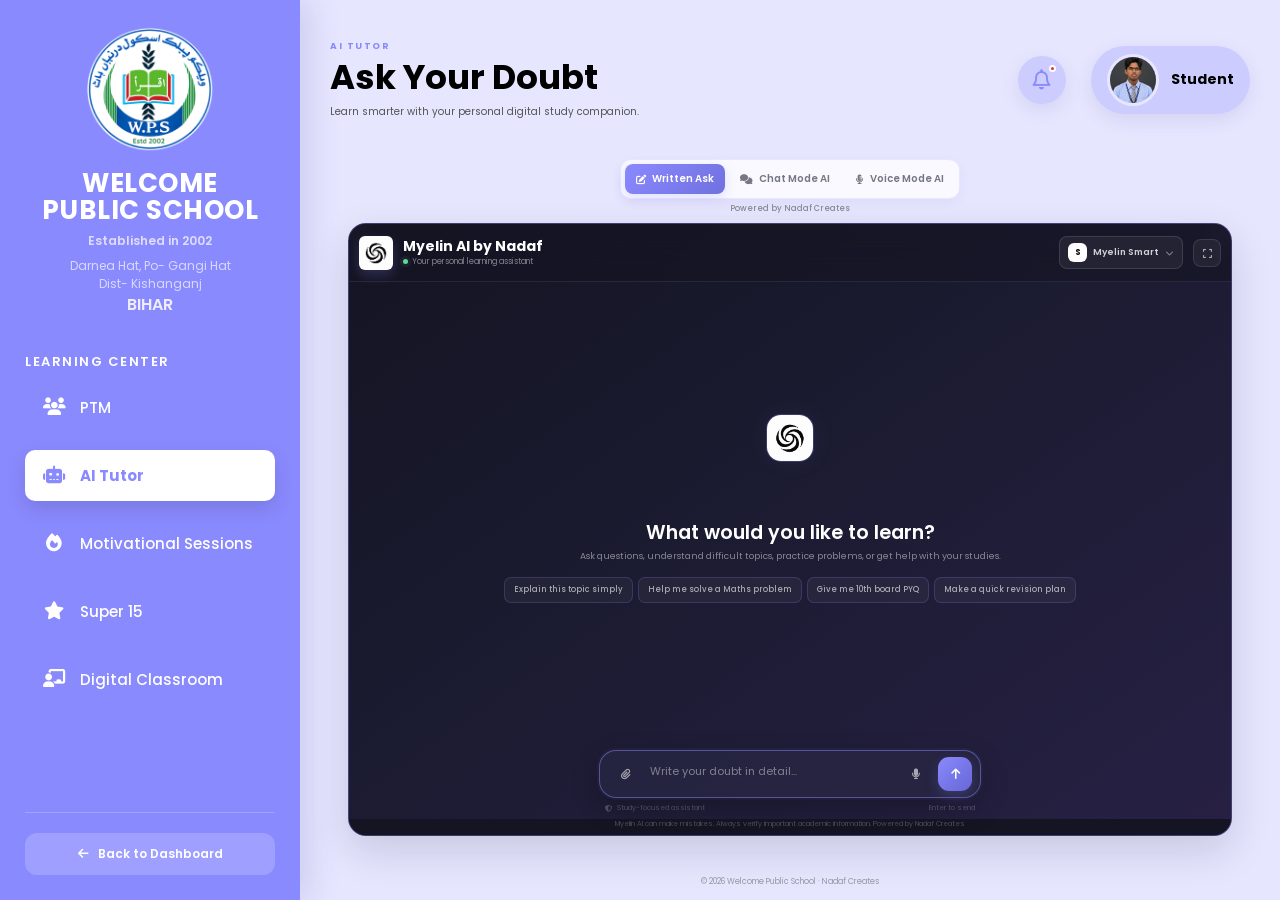
<file: ai-tutor.html>
<!doctype html>
<html lang="en">
  <head>
    <meta charset="UTF-8" />

    <meta name="viewport" content="width=device-width, initial-scale=1.0" />

    <title>AI Tutor | Welcome Public School</title>

    <!-- Google Font -->
    <link rel="preconnect" href="https://fonts.googleapis.com" />
    <link rel="preconnect" href="https://fonts.gstatic.com" crossorigin />

    <link
      href="https://fonts.googleapis.com/css2?family=Poppins:wght@300;400;500;600;700;800&display=swap"
      rel="stylesheet"
    />

    <!-- Font Awesome -->
    <link
      rel="stylesheet"
      href="https://cdnjs.cloudflare.com/ajax/libs/font-awesome/6.6.0/css/all.min.css"
    />

    <!-- Shared Learning Hub CSS -->
    <link rel="stylesheet" href="learning.css" />

    <!-- AI Tutor Specific CSS -->
    <link rel="stylesheet" href="ai-tutor.css" />

<!-- Favicon -->
<link rel="icon" type="image/x-icon" href="favicon.ico">
<link rel="icon" type="image/png" sizes="16x16" href="favicon-16x16.png">
<link rel="icon" type="image/png" sizes="32x32" href="favicon-32x32.png">

<!-- Apple / Safari -->
<link rel="apple-touch-icon" sizes="180x180" href="apple-touch-icon.png">

<!-- Android / PWA -->
<link rel="icon" type="image/png" sizes="192x192" href="android-chrome-192x192.png">
<link rel="icon" type="image/png" sizes="512x512" href="android-chrome-512x512.png">

<!-- Web App Manifest -->
<link rel="manifest" href="site.webmanifest">

<!-- Theme color -->
<meta name="theme-color" content="#ffffff">

  </head>

  <body>
    <div class="dashboard-container">
      <!-- =====================================================
             SIDEBAR
        ====================================================== -->

      <aside class="sidebar">
        <!-- School Branding -->

        <div class="school-brand">
          <img src="images/logo.png" alt="Welcome Public School Logo" />

          <h2>
            <span>WELCOME</span>
            <span>PUBLIC SCHOOL</span>
          </h2>

          <div class="established">Established in 2002</div>

          <div class="address">
            Darnea Hat, Po- Gangi Hat<br />
            Dist- Kishanganj<br />
            <span>BIHAR</span>
          </div>
        </div>

        <!-- Sidebar Menu -->

        <div class="menu-title">Learning Center</div>

        <nav class="sidebar-menu">
          <a href="learning.html">
            <i class="fa-solid fa-users"></i>
            <span>PTM</span>
          </a>

          <a href="ai-tutor.html" class="active">
            <i class="fa-solid fa-robot"></i>
            <span>AI Tutor</span>
          </a>

          <a href="motivational.html">
            <i class="fa-solid fa-fire"></i>
            <span>Motivational Sessions</span>
          </a>

          <a href="super.html">
            <i class="fa-solid fa-star"></i>
            <span>Super 15</span>
          </a>

          <a href="digital-classroom.html">
            <i class="fa-solid fa-chalkboard-user"></i>
            <span>Digital Classroom</span>
          </a>
        </nav>

        <!-- Bottom Sidebar -->

        <div class="sidebar-bottom">
          <a href="dashboard.html" class="back-dashboard">
            <i class="fa-solid fa-arrow-left"></i>
            <span>Back to Dashboard</span>
          </a>
        </div>
      </aside>

    <div aria-hidden="true" class="sidebar-overlay"></div>

      <!-- =====================================================
             MAIN CONTENT
        ====================================================== -->

      <main class="main-content">
        <!-- =================================================
                 TOP HEADER
            ================================================== -->

        <header class="top-header">
          <button aria-expanded="false" aria-label="Open navigation menu" class="mobile-menu-toggle" type="button"><i class="fa-solid fa-bars"></i></button>
          <div class="page-heading">
            <small> AI TUTOR </small>

            <h1>Ask Your Doubt</h1>

            <p>Learn smarter with your personal digital study companion.</p>
          </div>

          <div class="header-actions">
            <div class="notification-btn">
              <i class="fa-regular fa-bell"></i>
            </div>

            <div class="profile-mini">
              <img src="images/student.jpg" alt="Student Profile" />

              <span> Student </span>
            </div>
          </div>
        </header>

        <!-- =================================================
                 MODE SWITCHER
            ================================================== -->

        <div class="learning-mode-switcher">
          <div class="mode-switch-group">
            <button
              class="mode-switch active"
              id="writtenModeButton"
              type="button"
            >
              <i class="fa-solid fa-pen-to-square"></i>

              <span> Written Ask </span>
            </button>

            <button class="mode-switch" id="chatModeButton" type="button">
              <i class="fa-solid fa-comments"></i>

              <span> Chat Mode AI </span>
            </button>

            <button class="mode-switch" id="voiceModeButton" type="button">
              <i class="fa-solid fa-microphone-lines"></i>

              <span> Voice Mode AI </span>
            </button>
          </div>

          <div class="ai-page-label">Powered by Nadaf Creates</div>
        </div>

        <!-- =================================================
                 AI CHAT WINDOW
            ================================================== -->

        <section class="ai-tutor-window">
          <!-- Chat Header -->

          <div class="ai-chat-header">
            <div class="ai-chat-title">
              <div class="ai-chat-logo">
                <img src="images/ai-company.png">
              </div>

              <div class="company-name">
                <strong> Myelin AI by Nadaf </strong>

                <div class="ai-online-status">
                  <span class="online-dot"></span>

                  <span> Your personal learning assistant </span>
                </div>
              </div>
            </div>

            <!-- Own AI Selector -->

            <div class="ai-model-selector">
              <button
                class="model-selector-button"
                id="modelSelectorButton"
                type="button"
              >
                <span class="model-selector-left">
                  <span class="selected-model-icon" id="selectedModelIcon">
                    S
                  </span>

                  <span id="selectedModelName"> Myelin Smart </span>
                </span>

                <i class="fa-solid fa-chevron-down"></i>
              </button>

              <div class="model-dropdown" id="modelDropdown">
                <button
                  class="model-option selected"
                  data-model="Nadaf Smart"
                  type="button"
                >
                  <span class="model-option-icon"> N </span>

                  <span> Myelin Smart </span>

                  <i class="fa-solid fa-check model-check"></i>
                </button>

                <button
                  class="model-option"
                  data-model="Nadaf Vision"
                  type="button"
                >
                  <span class="model-option-icon"> V </span>

                  <span> Myelin Vision </span>

                  <i class="fa-solid fa-check model-check"></i>
                </button>

                <button
                  class="model-option"
                  data-model="Nadaf Pro"
                  type="button"
                >
                  <span class="model-option-icon"> P </span>

                  <span> Myelin Pro </span>

                  <i class="fa-solid fa-check model-check"></i>
                </button>
              </div>
            </div>

            <button
              class="ai-fullscreen-button"
              id="aiFullscreenButton"
              type="button"
              title="Fullscreen"
              aria-label="Open AI Tutor fullscreen"
            >
              <i class="fa-solid fa-expand"></i>
            </button>
          </div>

          <!-- Chat Body -->

          <div class="ai-chat-body" id="aiChatBody">
            <!-- Welcome Screen -->

            <div class="ai-welcome-state" id="aiWelcomeState">
              <div class="ai-welcome-icon">
                <img src="images/ai-company.png">
              </div>

              <h2>What would you like to learn?</h2>

              <p>
                Ask questions, understand difficult topics, practice problems,
                or get help with your studies.
              </p>

              <div class="suggested-prompts">
                <button class="suggested-prompt" type="button">
                  Explain this topic simply
                </button>

                <button class="suggested-prompt" type="button">
                  Help me solve a Maths problem
                </button>

                <button class="suggested-prompt" type="button">
                  Give me 10th board PYQ
                </button>

                <button class="suggested-prompt" type="button">
                  Make a quick revision plan
                </button>
              </div>
            </div>

            <!-- Messages -->

            <div class="chat-messages" id="chatMessages"></div>

            <!-- Typing Indicator -->

            <div class="ai-typing-indicator" id="aiTypingIndicator">
              <div class="typing-avatar">N</div>

              <div class="typing-bubble">
                <span></span>
                <span></span>
                <span></span>
              </div>
            </div>

            <!-- Voice Mode Panel -->

            <div class="voice-mode-panel" id="voiceModePanel">
              <div class="voice-visualizer">
                <span class="voice-ring ring-one"></span>
                <span class="voice-ring ring-two"></span>
                <span class="voice-ring ring-three"></span>

                <div class="voice-center-icon">
                  <i class="fa-solid fa-microphone"></i>
                </div>
              </div>

              <h2>Voice Mode AI</h2>

              <p>
                Talk naturally with Myelin AI and learn through voice-based
                conversations.
              </p>

              <button
                class="start-voice-button"
                id="startVoiceButton"
                type="button"
              >
                <i class="fa-solid fa-microphone"></i>

                Start Voice Session
              </button>
            </div>
          </div>

          <!-- Text Input Area -->

          <div class="ai-chat-input-area" id="textInputArea">
            <div class="chat-input-wrapper">
              <button
                class="input-action-button"
                id="attachmentButton"
                type="button"
                title="Attach file"
              >
                <i class="fa-solid fa-paperclip"></i>
              </button>

              <textarea
                id="chatInput"
                rows="1"
                placeholder="Ask Nadaf Creates anything..."
              ></textarea>

              <button
                class="input-action-button"
                id="microphoneButton"
                type="button"
                title="Use microphone"
              >
                <i class="fa-solid fa-microphone"></i>
              </button>

              <button
                class="send-message-button"
                id="sendMessageButton"
                type="button"
                title="Send message"
              >
                <i class="fa-solid fa-arrow-up"></i>
              </button>
            </div>

            <div class="ai-input-hint">
              <span>
                <i class="fa-solid fa-shield-halved"></i>
                Study-focused assistant
              </span>

              <span> Enter to send </span>
            </div>
          </div>

          <!-- Footer -->

          <div class="ai-window-footer">
            Myelin AI can make mistakes. Always verify important academic
            information. Powered by Nadaf Creates
          </div>
        </section>

        <!-- Page Footer -->

        <div class="page-footer">
          © 2026 Welcome Public School · Nadaf Creates
        </div>
      </main>
    </div>

    <script src="ai-tutor.js"></script>
  </body>
</html>
</file>
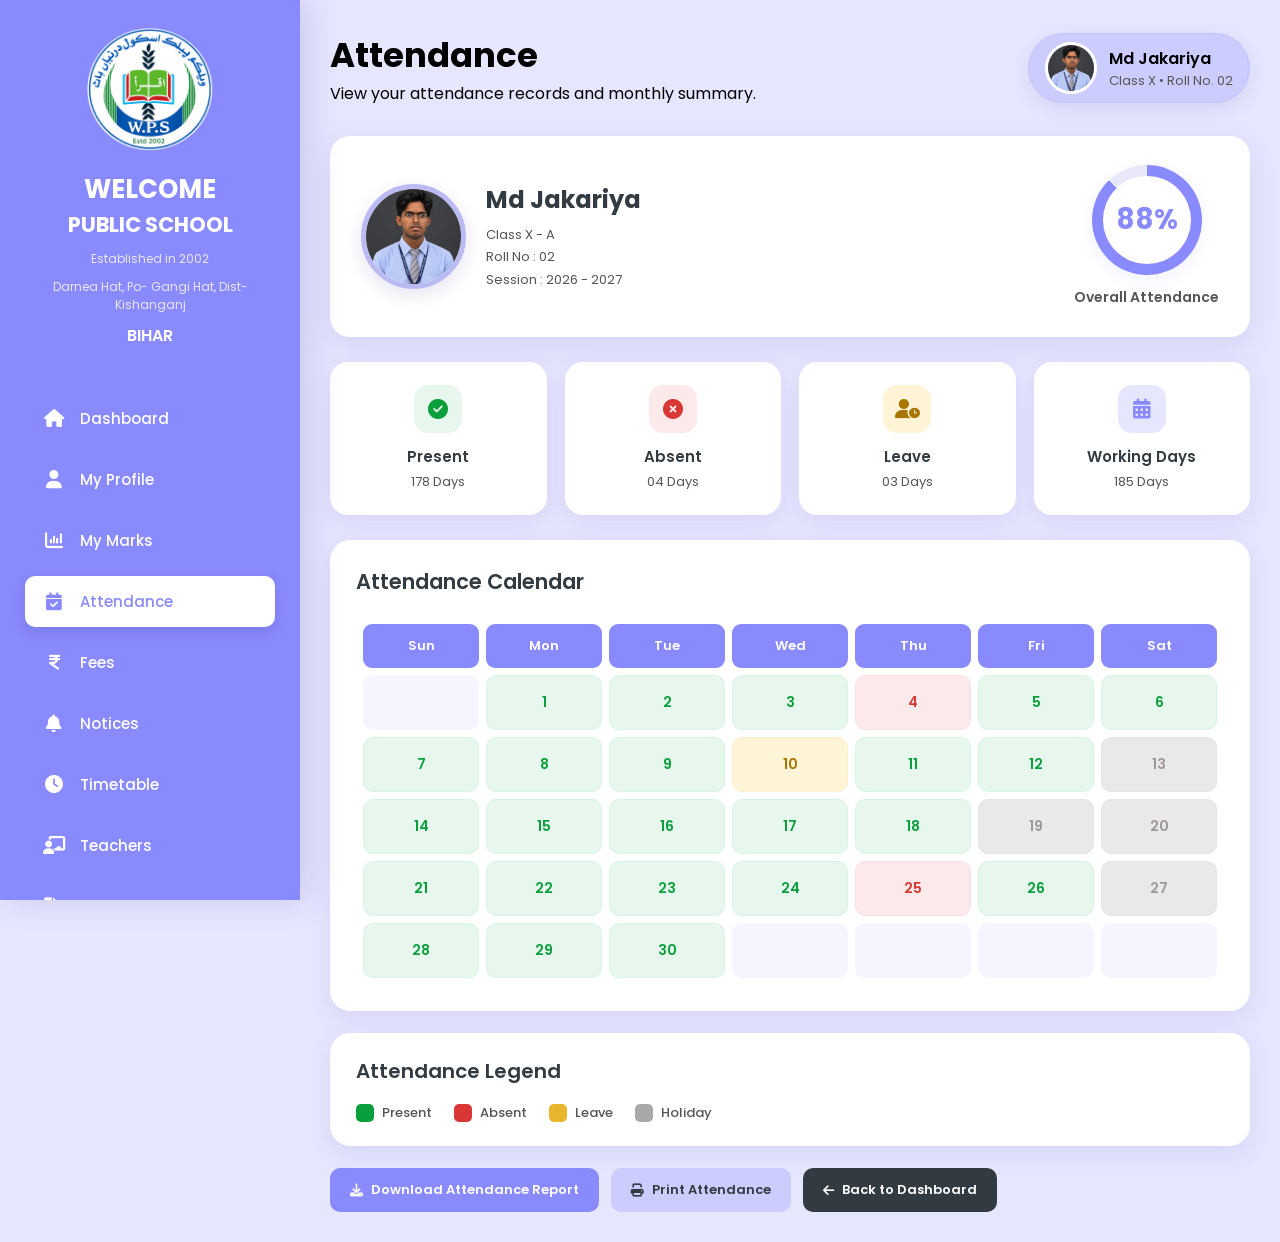
<file: attendance.html>
<!DOCTYPE html>
<html lang="en">

<head>

  <meta charset="UTF-8">
  <meta name="viewport" content="width=device-width, initial-scale=1.0">

  <title>Attendance | Welcome Public School</title>

  <link rel="stylesheet" href="attendance.css">

  <link rel="stylesheet" href="https://cdnjs.cloudflare.com/ajax/libs/font-awesome/6.5.2/css/all.min.css">
<!-- Favicon -->
<link rel="icon" type="image/x-icon" href="favicon.ico">
<link rel="icon" type="image/png" sizes="16x16" href="favicon-16x16.png">
<link rel="icon" type="image/png" sizes="32x32" href="favicon-32x32.png">

<!-- Apple / Safari -->
<link rel="apple-touch-icon" sizes="180x180" href="apple-touch-icon.png">

<!-- Android / PWA -->
<link rel="icon" type="image/png" sizes="192x192" href="android-chrome-192x192.png">
<link rel="icon" type="image/png" sizes="512x512" href="android-chrome-512x512.png">

<!-- Web App Manifest -->
<link rel="manifest" href="site.webmanifest">

<!-- Theme color -->
<meta name="theme-color" content="#ffffff">


</head>

<body>

  <div class="container">

    <!-- ================= Sidebar ================= -->

    <aside class="sidebar">

      <div class="logo">

        <img src="images/logo.png" alt="School Logo">

        <div class="logo-text">

          <h2>WELCOME</h2>

          <h3>PUBLIC SCHOOL</h3>

          <p>Established in 2002</p>

          <p>Darnea Hat, Po- Gangi Hat, Dist- Kishanganj</p>

          <p>BIHAR</p>

        </div>

      </div>

      <ul>

        <li onclick="location.href='dashboard.html'">
          <i class="fa-solid fa-house"></i>
          Dashboard
        </li>

        <li onclick="location.href='profile.html'">
          <i class="fa-solid fa-user"></i>
          My Profile
        </li>

        <li onclick="location.href='marks.html'">
          <i class="fa-solid fa-chart-column"></i>
          My Marks
        </li>

        <li class="active">
          <i class="fa-solid fa-calendar-check"></i>
          Attendance
        </li>

        <li onclick="location.href='fees.html'">
          <i class="fa-solid fa-indian-rupee-sign"></i>
          <span>Fees</span>
        </li>

        <li onclick="location.href='notices.html'">
          <i class="fa-solid fa-bell"></i>
          Notices
        </li>

        <li onclick="location.href='timetable.html'">
          <i class="fa-solid fa-clock"></i>
          Timetable
        </li>

        <li onclick="location.href='teachers.html'">
          <i class="fa-solid fa-chalkboard-user"></i>
          Teachers
        </li>

        <li onclick="location.href='answer-sheet.html'">

          <i class="fa-solid fa-file-pen"></i>
          Answer Sheets

        </li>

        <li onclick="location.href='results.html'">
          <i class="fa-solid fa-poll-h"></i>
          Our Board Results
        </li>

        <li onclick="location.href='settings.html'">
          <i class="fa-solid fa-gear"></i>
          <span>Settings</span>
        </li>

        <li class="logout-btn" onclick="window.location.href='login.html'">
          <i class="fa-solid fa-right-from-bracket"></i>
          Logout
        </li>

      </ul>

    </aside>

    <div class="sidebar-overlay" aria-hidden="true"></div>

    <!-- ================= Main ================= -->

    <main class="main">

      <header>

        <button class="mobile-menu-toggle" type="button" aria-label="Open navigation menu" aria-expanded="false">
          <i class="fa-solid fa-bars"></i>
        </button>

        <div>

          <h1><span class="desktop-attendance-title">Attendance</span><span class="compact-attendance-title">View Attendance</span></h1>

          <p>View your attendance records and monthly summary.</p>

        </div>

        <div class="profile-box" onclick="location.href='profile.html'">

          <img src="images/student.jpg" alt="Student">

          <div>

            <h3>Md Jakariya</h3>

            <span>Class X • Roll No. 02</span>

          </div>

        </div>

      </header>

      <!-- ================= Student Attendance Card ================= -->

      <section class="attendance-card">

        <div class="student-info">

          <img src="images/student.jpg" alt="Student">

          <div>

            <h2>Md Jakariya</h2>

            <p>Class X - A</p>

            <p>Roll No : 02</p>

            <p>Session : 2026 - 2027</p>

          </div>

        </div>

        <div class="attendance-percentage">

          <div class="circle" id="attendanceCircle">

            <h2 id="attendanceValue">0%</h2>

          </div>

          <p>Overall Attendance</p>

        </div>

      </section>

      <!-- ================= Summary ================= -->

      <section class="summary-section">

        <div class="summary-card">

          <i class="fa-solid fa-circle-check"></i>

          <h3>Present</h3>

          <p>178 Days</p>

        </div>

        <div class="summary-card">

          <i class="fa-solid fa-circle-xmark"></i>

          <h3>Absent</h3>

          <p>04 Days</p>

        </div>

        <div class="summary-card">

          <i class="fa-solid fa-user-clock"></i>

          <h3>Leave</h3>

          <p>03 Days</p>

        </div>

        <div class="summary-card">

          <i class="fa-solid fa-calendar-days"></i>

          <h3>Working Days</h3>

          <p>185 Days</p>

        </div>

      </section>

      <!-- ================= Monthly Attendance ================= -->

      <section class="calendar-section">

        <h2>Attendance Calendar</h2>

        <table>

          <thead>

            <tr>

              <th>Sun</th>
              <th>Mon</th>
              <th>Tue</th>
              <th>Wed</th>
              <th>Thu</th>
              <th>Fri</th>
              <th>Sat</th>

            </tr>

          </thead>

          <tbody>

            <tr>

              <td></td>

              <td class="present">1</td>

              <td class="present">2</td>

              <td class="present">3</td>

              <td class="absent">4</td>

              <td class="present">5</td>

              <td class="present">6</td>

            </tr>

            <tr>

              <td class="present">7</td>

              <td class="present">8</td>

              <td class="present">9</td>

              <td class="leave">10</td>

              <td class="present">11</td>

              <td class="present">12</td>

              <td class="holiday">13</td>

            </tr>
            <tr>

              <td class="present">14</td>

              <td class="present">15</td>

              <td class="present">16</td>

              <td class="present">17</td>

              <td class="present">18</td>

              <td class="holiday">19</td>

              <td class="holiday">20</td>

            </tr>

            <tr>

              <td class="present">21</td>

              <td class="present">22</td>

              <td class="present">23</td>

              <td class="present">24</td>

              <td class="absent">25</td>

              <td class="present">26</td>

              <td class="holiday">27</td>

            </tr>

            <tr>

              <td class="present">28</td>

              <td class="present">29</td>

              <td class="present">30</td>

              <td></td>

              <td></td>

              <td></td>

              <td></td>

            </tr>

          </tbody>

        </table>

      </section>

      <!-- ================= Attendance Legend ================= -->

      <section class="legend-section">

        <h2>Attendance Legend</h2>

        <div class="legend">

          <div class="legend-item">

            <span class="box green"></span>

            <p>Present</p>

          </div>

          <div class="legend-item">

            <span class="box red"></span>

            <p>Absent</p>

          </div>

          <div class="legend-item">

            <span class="box yellow"></span>

            <p>Leave</p>

          </div>

          <div class="legend-item">

            <span class="box grey"></span>

            <p>Holiday</p>

          </div>

        </div>

      </section>

      <!-- ================= Buttons ================= -->

      <section class="button-section">

        <button class="download-btn">

          <i class="fa-solid fa-download"></i>

          Download Attendance Report

        </button>

        <button class="print-btn">

          <i class="fa-solid fa-print"></i>

          Print Attendance

        </button>

        <button class="back-btn" onclick="location.href='index.html'">

          <i class="fa-solid fa-arrow-left"></i>

          Back to Dashboard

        </button>

      </section>

    </main>

  </div>

  <script src="attendance.js"></script>
  <script src="common.js"></script>

</body>

</html>
</file>
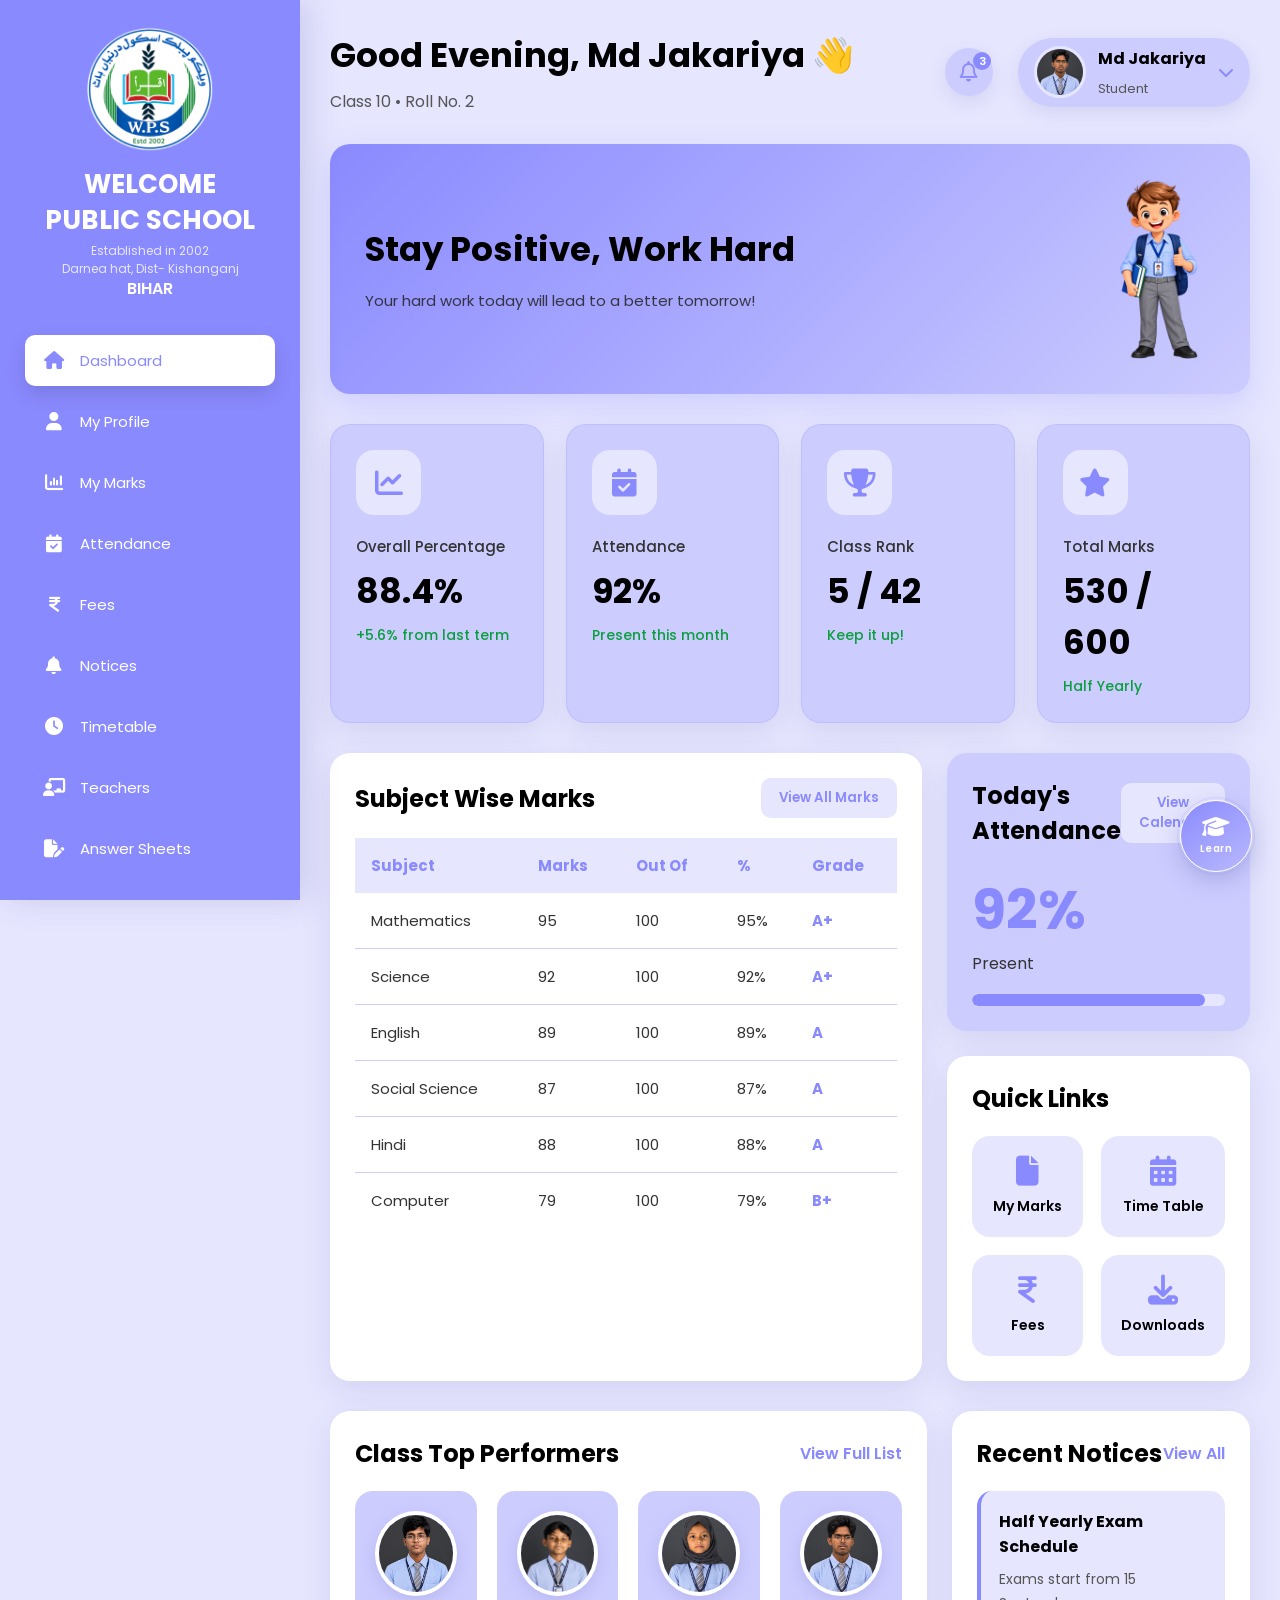
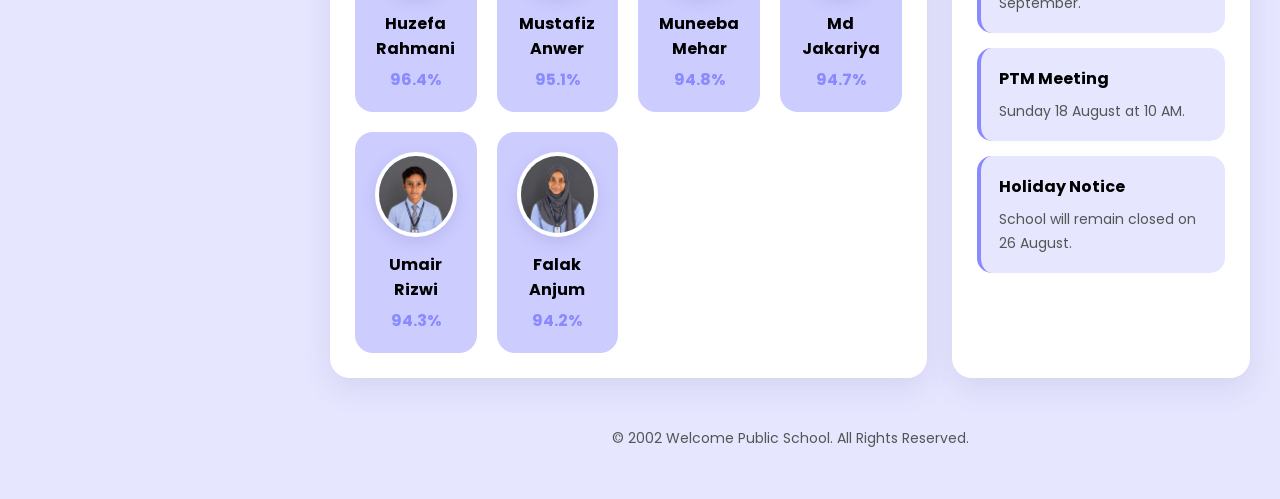
<file: dashboard.html>
<!DOCTYPE html>
<html lang="en">
 <head>
  <meta charset="utf-8"/>
  <meta content="width=device-width, initial-scale=1.0" name="viewport"/>
  <title>
   Student Dashboard
  </title>
  <link href="style.css" rel="stylesheet"/>
  <!-- Google Font -->
  <link href="https://fonts.googleapis.com" rel="preconnect"/>
  <link href="https://fonts.googleapis.com/css2?family=Poppins:wght@300;400;500;600;700&amp;display=swap" rel="stylesheet"/>
  <!-- Font Awesome -->
  <link href="https://cdnjs.cloudflare.com/ajax/libs/font-awesome/6.6.0/css/all.min.css" rel="stylesheet"/>
  <link href="dashboard.css" rel="stylesheet"/>
<!-- Favicon -->
<link rel="icon" type="image/x-icon" href="favicon.ico">
<link rel="icon" type="image/png" sizes="16x16" href="favicon-16x16.png">
<link rel="icon" type="image/png" sizes="32x32" href="favicon-32x32.png">

<!-- Apple / Safari -->
<link rel="apple-touch-icon" sizes="180x180" href="apple-touch-icon.png">

<!-- Android / PWA -->
<link rel="icon" type="image/png" sizes="192x192" href="android-chrome-192x192.png">
<link rel="icon" type="image/png" sizes="512x512" href="android-chrome-512x512.png">

<!-- Web App Manifest -->
<link rel="manifest" href="site.webmanifest">

<!-- Theme color -->
<meta name="theme-color" content="#ffffff">

 </head>
 <body>
  <div class="container">
   <!-- ================= Sidebar ================= -->
   <aside class="sidebar">
    <div class="logo">
     <img alt="School Logo" src="images/logo.png"/>
     <div class="logo-text">
      <h2>
       WELCOME
      </h2>
      <h2>
       PUBLIC SCHOOL
      </h2>
      <p class="school-info">
       Established in 2002
      </p>
      <p class="school-info">
       Darnea hat, Dist- Kishanganj
      </p>
      <p class="school-info state">
       BIHAR
      </p>
     </div>
    </div>
    <ul>
     <li class="active">
      <i class="fa-solid fa-house">
      </i>
      Dashboard
     </li>
     <li onclick="window.location.href='profile.html'">
      <i class="fa-solid fa-user">
      </i>
      My Profile
     </li>
     <li onclick="location.href='marks.html'">
      <i class="fa-solid fa-chart-column">
      </i>
      <span>
       My Marks
      </span>
     </li>
     <li onclick="location.href='attendance.html'">
      <i class="fa-solid fa-calendar-check">
      </i>
      <span>
       Attendance
      </span>
     </li>
     <li onclick="location.href='fees.html'">
      <i class="fa-solid fa-indian-rupee-sign">
      </i>
      <span>
       Fees
      </span>
     </li>
     <li onclick="location.href='notices.html'">
      <i class="fa-solid fa-bell">
      </i>
      <span>
       Notices
      </span>
     </li>
     <li onclick="location.href='timetable.html'">
      <i class="fa-solid fa-clock">
      </i>
      <span>
       Timetable
      </span>
     </li>
     <li onclick="location.href='teachers.html'">
      <i class="fa-solid fa-chalkboard-user">
      </i>
      Teachers
     </li>
     <li onclick="location.href='answer-sheet.html'">
      <i class="fa-solid fa-file-pen">
      </i>
      Answer Sheets
     </li>
     <li onclick="location.href='results.html'">
      <i class="fa-solid fa-poll-h">
      </i>
      Our Board Results
     </li>
     <li onclick="location.href='settings.html'">
      <i class="fa-solid fa-gear">
      </i>
      <span>
       Settings
      </span>
     </li>
    </ul>
    <div class="motivation">
     <img src="images/trophy.png"/>
     <h3>
      Keep Learning,
      <br/>
      Keep Growing!
     </h3>
     <p>
      You are capable of amazing things!
     </p>
    </div>
   </aside>
   <div aria-hidden="true" class="sidebar-overlay">
   </div>
   <!-- ================= Main Content ================= -->
   <main class="main-content">
    <!-- Header -->
    <header>
     <button aria-expanded="false" aria-label="Open navigation menu" class="mobile-menu-toggle" type="button">
      <i class="fa-solid fa-bars">
      </i>
     </button>
     <div>
      <h1>
       Good Morning, Md Jakariya 👋
      </h1>
      <p>
       Class 10 • Roll No. 2
      </p>
     </div>
     <div class="header-right">
      <div class="notification">
       <i class="fa-regular fa-bell">
       </i>
       <span>
        3
       </span>
      </div>
      <div class="profile">
       <img src="images/student.jpg"/>
       <div>
        <h4>
         Md Jakariya
        </h4>
        <p>
         Student
        </p>
       </div>
       <i class="fa-solid fa-chevron-down">
       </i>
      </div>
     </div>
    </header>
    <!-- Welcome Banner -->
    <section class="banner">
     <div class="banner-text">
      <h2>
       Stay Positive, Work Hard
      </h2>
      <p>
       Your hard work today will lead to a better tomorrow!
      </p>
     </div>
     <img src="images/student-illustration.png"/>
    </section>
    <!-- Statistics -->
    <section class="stats">
     <div class="card">
      <i class="fa-solid fa-chart-line">
      </i>
      <h3>
       Overall Percentage
      </h3>
      <h2>
       88.4%
      </h2>
      <p>
       +5.6% from last term
      </p>
     </div>
     <div class="card">
      <i class="fa-solid fa-calendar-check">
      </i>
      <h3>
       Attendance
      </h3>
      <h2>
       92%
      </h2>
      <p>
       Present this month
      </p>
     </div>
     <div class="card">
      <i class="fa-solid fa-trophy">
      </i>
      <h3>
       Class Rank
      </h3>
      <h2>
       5 / 42
      </h2>
      <p>
       Keep it up!
      </p>
     </div>
     <div class="card">
      <i class="fa-solid fa-star">
      </i>
      <h3>
       Total Marks
      </h3>
      <h2>
       530 / 600
      </h2>
      <p>
       Half Yearly
      </p>
     </div>
    </section>
    <!-- Middle -->
    <section class="middle">
     <!-- Marks -->
     <div class="marks">
      <div class="title">
       <h2>
        Subject Wise Marks
       </h2>
       <button onclick="location.href='marks.html'">
        View All Marks
       </button>
      </div>
      <table>
       <tr>
        <th>
         Subject
        </th>
        <th>
         Marks
        </th>
        <th>
         Out Of
        </th>
        <th>
         %
        </th>
        <th>
         Grade
        </th>
       </tr>
       <tr>
        <td>
         Mathematics
        </td>
        <td>
         95
        </td>
        <td>
         100
        </td>
        <td>
         95%
        </td>
        <td>
         A+
        </td>
       </tr>
       <tr>
        <td>
         Science
        </td>
        <td>
         92
        </td>
        <td>
         100
        </td>
        <td>
         92%
        </td>
        <td>
         A+
        </td>
       </tr>
       <tr>
        <td>
         English
        </td>
        <td>
         89
        </td>
        <td>
         100
        </td>
        <td>
         89%
        </td>
        <td>
         A
        </td>
       </tr>
       <tr>
        <td>
         Social Science
        </td>
        <td>
         87
        </td>
        <td>
         100
        </td>
        <td>
         87%
        </td>
        <td>
         A
        </td>
       </tr>
       <tr>
        <td>
         Hindi
        </td>
        <td>
         88
        </td>
        <td>
         100
        </td>
        <td>
         88%
        </td>
        <td>
         A
        </td>
       </tr>
       <tr>
        <td>
         Computer
        </td>
        <td>
         79
        </td>
        <td>
         100
        </td>
        <td>
         79%
        </td>
        <td>
         B+
        </td>
       </tr>
      </table>
     </div>
     <!-- Right Panel -->
     <div class="right-panel">
      <div class="attendance">
       <div class="title">
        <h2>
         Today's Attendance
        </h2>
        <button onclick="location.href='attendance.html'">
         View Calendar
        </button>
       </div>
       <h1>
        92%
       </h1>
       <p>
        Present
       </p>
       <div class="progress">
        <div class="bar">
        </div>
       </div>
      </div>
      <div class="quick-links">
       <h2>
        Quick Links
       </h2>
       <div class="links">
        <div onclick="location.href='marks.html'">
         <i class="fa-solid fa-file">
         </i>
         <span>
          My Marks
         </span>
        </div>
        <div onclick="location.href='timetable.html'">
         <i class="fa-solid fa-calendar-days">
         </i>
         <span>
          Time Table
         </span>
        </div>
        <div onclick="location.href='fees.html'">
         <i class="fa-solid fa-indian-rupee-sign">
         </i>
         <span>
          Fees
         </span>
        </div>
        <div onclick="location.href='downloads.html'">
         <i class="fa-solid fa-download">
         </i>
         <span>
          Downloads
         </span>
        </div>
       </div>
      </div>
     </div>
    </section>
    <!-- Bottom -->
    <section class="bottom">
     <!-- Top Performers -->
     <div class="performers">
      <div class="title">
       <h2>
        Class Top Performers
       </h2>
       <a href="class-students.html">
        View Full List
       </a>
      </div>
      <div class="students">
       <div class="student">
        <img src="images/student1.jpg"/>
        <h4>
         Huzefa Rahmani
        </h4>
        <p>
         96.4%
        </p>
       </div>
       <div class="student">
        <img src="images/student2.jpg"/>
        <h4>
         Mustafiz Anwer
        </h4>
        <p>
         95.1%
        </p>
       </div>
       <div class="student">
        <img src="images/student6.jpg"/>
        <h4>
         Muneeba Mehar
        </h4>
        <p>
         94.8%
        </p>
       </div>
       <div class="student">
        <img src="images/student.jpg"/>
        <h4>
         Md Jakariya
        </h4>
        <p>
         94.7%
        </p>
       </div>
       <div class="student">
        <img src="images/student5.jpg"/>
        <h4>
         Umair Rizwi
        </h4>
        <p>
         94.3%
        </p>
       </div>
       <div class="student">
        <img src="images/student3.jpg"/>
        <h4>
         Falak Anjum
        </h4>
        <p>
         94.2%
        </p>
       </div>
      </div>
     </div>
     <!-- Notices -->
     <div class="notices">
      <div class="title">
       <h2>
        Recent Notices
       </h2>
       <a href="notices.html">
        View All
       </a>
      </div>
      <div class="notice">
       <h4>
        Half Yearly Exam Schedule
       </h4>
       <p>
        Exams start from 15 September.
       </p>
      </div>
      <div class="notice">
       <h4>
        PTM Meeting
       </h4>
       <p>
        Sunday 18 August at 10 AM.
       </p>
      </div>
      <div class="notice">
       <h4>
        Holiday Notice
       </h4>
       <p>
        School will remain closed on 26 August.
       </p>
      </div>
     </div>
    </section>
    <footer>
     © 2002 Welcome Public School. All Rights Reserved.
    </footer>
   </main>
  </div>
  <!-- ==========================================
      FLOATING LEARNING MENU
  =========================================== -->
  <div class="floating-learning-menu">
   <!-- ======================================
          AI TUTOR BUTTON
          Hidden behind Learn initially
      ======================================= -->
   <a aria-label="Connect" class="floating-circle floating-ai" href="ptm.html">
    <i class="fa-solid fa-user-group">
    </i>
    <span>
     Connect
    </span>
   </a>
   <!-- ======================================
          LEARN BUTTON
          Always visible
      ======================================= -->
   <a aria-label="Learn" class="floating-circle floating-learn" href="learning.html">
    <i class="fa-solid fa-graduation-cap">
    </i>
    <span>
     Learn
    </span>
   </a>
  </div>
  <script src="dashboard.js">
  </script>
  <script src="common.js">
  </script>
 </body>
</html>
</file>
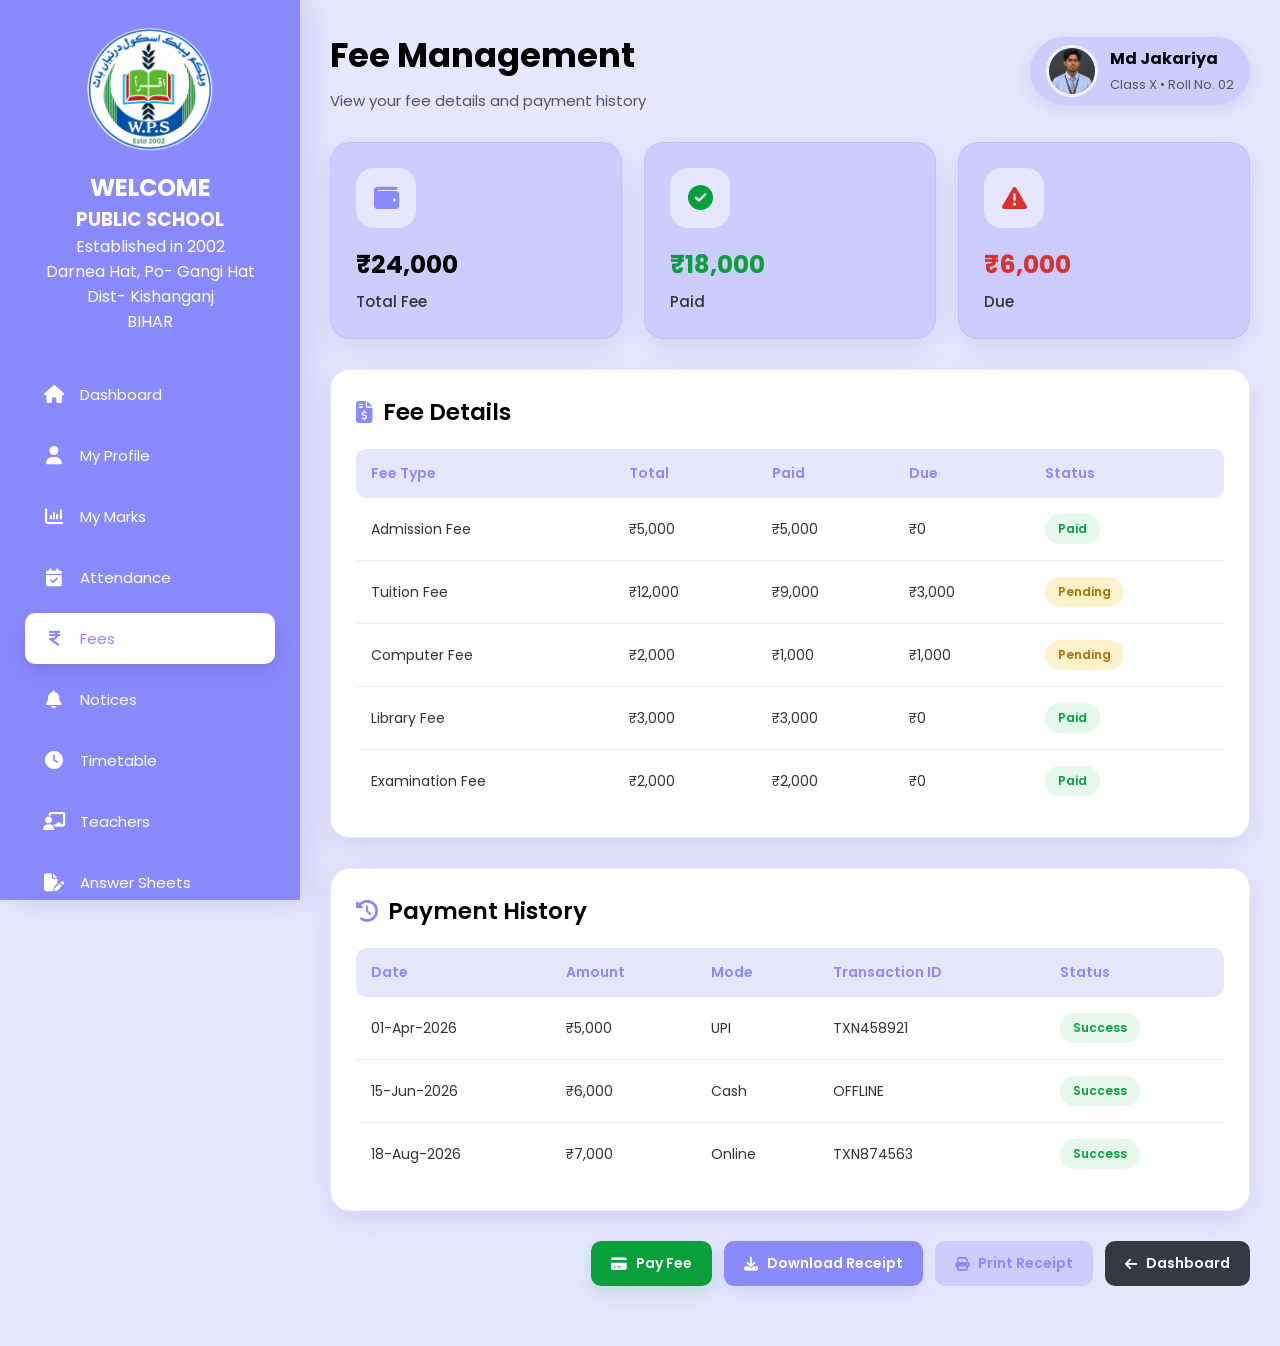
<file: fees.html>
<!DOCTYPE html>
<html lang="en">

<head>

    <meta charset="UTF-8">
    <meta name="viewport" content="width=device-width, initial-scale=1.0">

    <title>Fees | Welcome Public School</title>

    <link rel="stylesheet" href="fees.css">

    <link rel="stylesheet"
        href="https://cdnjs.cloudflare.com/ajax/libs/font-awesome/6.5.2/css/all.min.css">
<!-- Favicon -->
<link rel="icon" type="image/x-icon" href="favicon.ico">
<link rel="icon" type="image/png" sizes="16x16" href="favicon-16x16.png">
<link rel="icon" type="image/png" sizes="32x32" href="favicon-32x32.png">

<!-- Apple / Safari -->
<link rel="apple-touch-icon" sizes="180x180" href="apple-touch-icon.png">

<!-- Android / PWA -->
<link rel="icon" type="image/png" sizes="192x192" href="android-chrome-192x192.png">
<link rel="icon" type="image/png" sizes="512x512" href="android-chrome-512x512.png">

<!-- Web App Manifest -->
<link rel="manifest" href="site.webmanifest">

<!-- Theme color -->
<meta name="theme-color" content="#ffffff">


</head>

<body>

<div class="container">

    <!-- ================= SIDEBAR ================= -->

    <aside class="sidebar">

        <div class="logo">

            <img src="images/logo.png" alt="School Logo">

            <h2>WELCOME</h2>
            <h3>PUBLIC SCHOOL</h3>

            <p>Established in 2002</p>
            <p>Darnea Hat, Po- Gangi Hat</p>
            <p>Dist- Kishanganj</p>
            <p>BIHAR</p>

        </div>

        <ul>

            <li onclick="location.href='dashboard.html'">
                <i class="fa-solid fa-house"></i>
                Dashboard
            </li>

            <li onclick="location.href='profile.html'">
                <i class="fa-solid fa-user"></i>
                My Profile
            </li>

            <li onclick="location.href='marks.html'">
                <i class="fa-solid fa-chart-column"></i>
                My Marks
            </li>

            <li onclick="location.href='attendance.html'">
                <i class="fa-solid fa-calendar-check"></i>
                Attendance
            </li>

            <li class="active">
                <i class="fa-solid fa-indian-rupee-sign"></i>
                Fees
            </li>

            <li onclick="location.href='notices.html'">
                <i class="fa-solid fa-bell"></i>
                Notices
            </li>

            <li onclick="location.href='timetable.html'">
                <i class="fa-solid fa-clock"></i>
                Timetable
            </li>

            <li onclick="location.href='teachers.html'">
                <i class="fa-solid fa-chalkboard-user"></i>
                Teachers
            </li>

            <li onclick="location.href='answer-sheet.html'">

              <i class="fa-solid fa-file-pen"></i>
              Answer Sheets

            </li>

            <li onclick="location.href='results.html'">
              <i class="fa-solid fa-poll-h"></i> 
              Our Board Results
            </li>

            

            <li onclick="location.href='settings.html'">
                <i class="fa-solid fa-gear"></i>
                Settings
            </li>

            <li class="logout-btn" onclick="window.location.href='login.html'">
              <i class="fa-solid fa-right-from-bracket"></i>
              Logout
            </li>

        </ul>

    </aside>

    <div class="sidebar-overlay" aria-hidden="true"></div>

    <!-- ================= MAIN ================= -->

    <main class="main">

        <!-- Header -->

        <header>

            <button class="mobile-menu-toggle" type="button" aria-label="Open navigation menu" aria-expanded="false">
                <i class="fa-solid fa-bars"></i>
            </button>

            <div>

                <h1>Fee Management</h1>

                <p>View your fee details and payment history</p>

            </div>

            <div class="profile-box" onclick="location.href='profile.html'">

                <img src="images/student.jpg" alt="Student">

                <div>

                    <h3>Md Jakariya</h3>

                    <span>Class X • Roll No. 02</span>

                </div>

            </div>

        </header>

        <!-- Summary Cards -->

        <section class="summary">

            <div class="card">

                <i class="fa-solid fa-wallet"></i>

                <h2>₹24,000</h2>

                <p>Total Fee</p>

            </div>

            <div class="card paid">

                <i class="fa-solid fa-circle-check"></i>

                <h2>₹18,000</h2>

                <p>Paid</p>

            </div>

            <div class="card due">

                <i class="fa-solid fa-triangle-exclamation"></i>

                <h2>₹6,000</h2>

                <p>Due</p>

            </div>

        </section>

        <!-- Fee Table -->

        <section class="table-card">

            <h2>

                <i class="fa-solid fa-file-invoice-dollar"></i>

                Fee Details

            </h2>

            <table>

                <thead>

                    <tr>

                        <th>Fee Type</th>

                        <th>Total</th>

                        <th>Paid</th>

                        <th>Due</th>

                        <th>Status</th>

                    </tr>

                </thead>

                <tbody>

                    <tr>

                        <td>Admission Fee</td>

                        <td>₹5,000</td>

                        <td>₹5,000</td>

                        <td>₹0</td>

                        <td><span class="paid-status">Paid</span></td>

                    </tr>

                    <tr>

                        <td>Tuition Fee</td>

                        <td>₹12,000</td>

                        <td>₹9,000</td>

                        <td>₹3,000</td>

                        <td><span class="pending-status">Pending</span></td>

                    </tr>

                    <tr>

                        <td>Computer Fee</td>

                        <td>₹2,000</td>

                        <td>₹1,000</td>

                        <td>₹1,000</td>

                        <td><span class="pending-status">Pending</span></td>

                    </tr>

                    <tr>

                        <td>Library Fee</td>

                        <td>₹3,000</td>

                        <td>₹3,000</td>

                        <td>₹0</td>

                        <td><span class="paid-status">Paid</span></td>

                    </tr>

                    <tr>

                        <td>Examination Fee</td>

                        <td>₹2,000</td>

                        <td>₹2,000</td>

                        <td>₹0</td>

                        <td><span class="paid-status">Paid</span></td>

                    </tr>

                </tbody>

            </table>

        </section>

        <!-- Payment History -->

        <section class="table-card">

            <h2>

                <i class="fa-solid fa-clock-rotate-left"></i>

                Payment History

            </h2>

            <table>

                <thead>

                    <tr>

                        <th>Date</th>

                        <th>Amount</th>

                        <th>Mode</th>

                        <th>Transaction ID</th>

                        <th>Status</th>

                    </tr>

                </thead>

                <tbody>

                    <tr>

                        <td>01-Apr-2026</td>

                        <td>₹5,000</td>

                        <td>UPI</td>

                        <td>TXN458921</td>

                        <td><span class="paid-status">Success</span></td>

                    </tr>

                    <tr>

                        <td>15-Jun-2026</td>

                        <td>₹6,000</td>

                        <td>Cash</td>

                        <td>OFFLINE</td>

                        <td><span class="paid-status">Success</span></td>

                    </tr>

                    <tr>

                        <td>18-Aug-2026</td>

                        <td>₹7,000</td>

                        <td>Online</td>

                        <td>TXN874563</td>

                        <td><span class="paid-status">Success</span></td>

                    </tr>

                </tbody>

            </table>

        </section>

        <!-- Buttons -->

        <section class="button-section">

            <button class="pay-btn">

                <i class="fa-solid fa-credit-card"></i>

                Pay Fee

            </button>

            <button class="download-btn">

                <i class="fa-solid fa-download"></i>

                Download Receipt

            </button>

            <button class="print-btn">

                <i class="fa-solid fa-print"></i>

                Print Receipt

            </button>

            <button class="back-btn"
                onclick="location.href='index.html'">

                <i class="fa-solid fa-arrow-left"></i>

                Dashboard

            </button>

        </section>

    </main>

</div>

<script src="fees.js"></script>
<script src="common.js"></script>

</body>

</html>
</file>
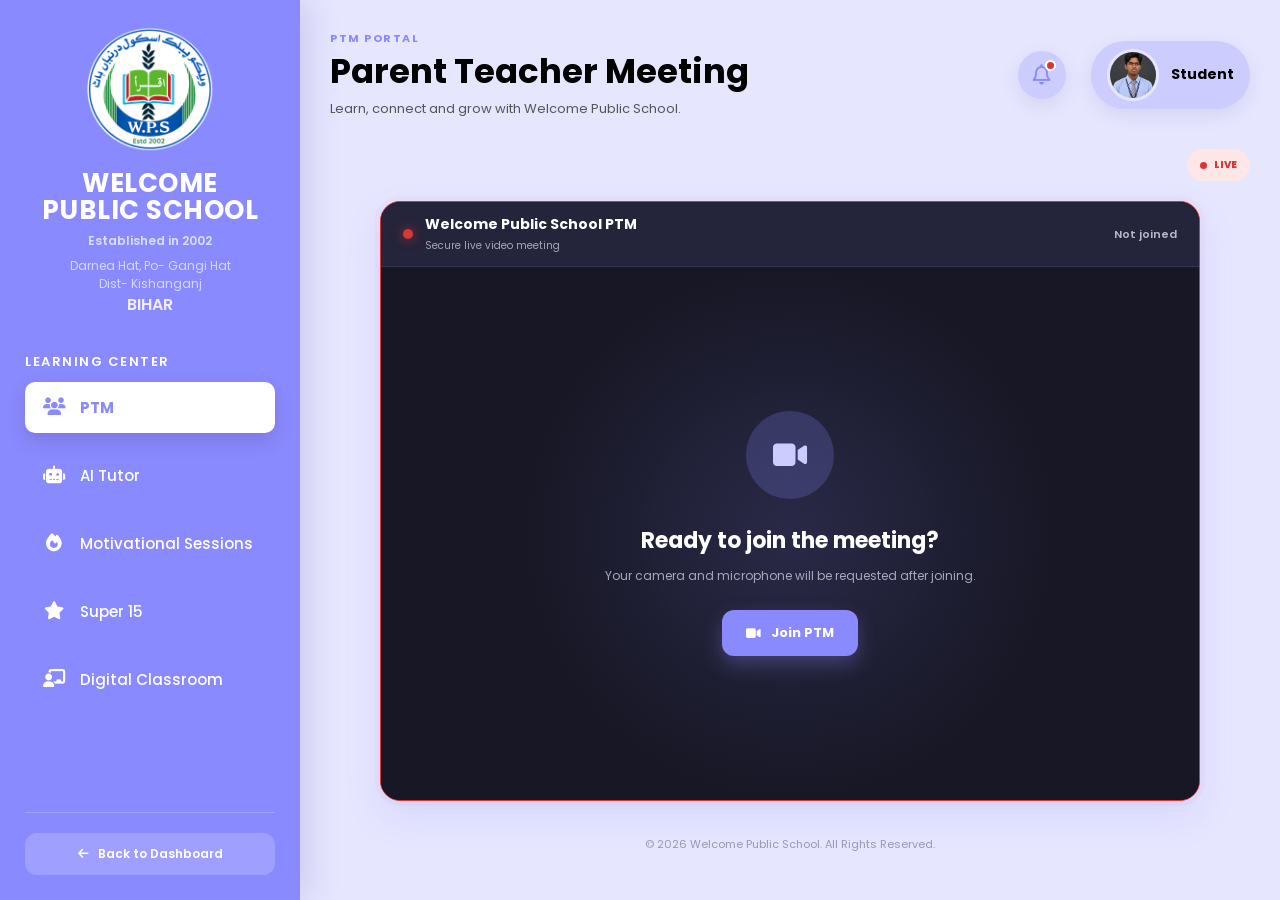
<file: learning.html>
<!doctype html>
<html lang="en">
  <head>
    <meta charset="UTF-8" />
    <meta name="viewport" content="width=device-width, initial-scale=1.0" />

    <title>Learning Center | Welcome Public School</title>

    <!-- Google Font -->
    <link rel="preconnect" href="https://fonts.googleapis.com" />
    <link rel="preconnect" href="https://fonts.gstatic.com" crossorigin />
    <link
      href="https://fonts.googleapis.com/css2?family=Poppins:wght@300;400;500;600;700;800&display=swap"
      rel="stylesheet"
    />

    <!-- Font Awesome -->
    <link
      rel="stylesheet"
      href="https://cdnjs.cloudflare.com/ajax/libs/font-awesome/6.6.0/css/all.min.css"
    />

    <!-- Jitsi External API -->
    <script src="https://meet.jit.si/external_api.js"></script>
    <link rel="stylesheet" href="learning.css" />
<!-- Favicon -->
<link rel="icon" type="image/x-icon" href="favicon.ico">
<link rel="icon" type="image/png" sizes="16x16" href="favicon-16x16.png">
<link rel="icon" type="image/png" sizes="32x32" href="favicon-32x32.png">

<!-- Apple / Safari -->
<link rel="apple-touch-icon" sizes="180x180" href="apple-touch-icon.png">

<!-- Android / PWA -->
<link rel="icon" type="image/png" sizes="192x192" href="android-chrome-192x192.png">
<link rel="icon" type="image/png" sizes="512x512" href="android-chrome-512x512.png">

<!-- Web App Manifest -->
<link rel="manifest" href="site.webmanifest">

<!-- Theme color -->
<meta name="theme-color" content="#ffffff">

  </head>

  <body>
    <div class="dashboard-container">
      <!-- =====================================================
             SIDEBAR
             ===================================================== -->

      <aside class="sidebar">
        <div class="school-brand">
          <img src="images/logo.png" alt="Welcome Public School Logo" />

          <h2>
            <span>WELCOME</span>
            <span>PUBLIC SCHOOL</span>
          </h2>

          <div class="established">Established in 2002</div>

          <div class="address">
            Darnea Hat, Po- Gangi Hat<br />
            Dist- Kishanganj<br />
            <span>BIHAR</span>
          </div>
        </div>

        <div class="menu-title">Learning Center</div>

        <nav class="sidebar-menu">
          <a href="#ptmMeeting" class="active">
            <i class="fa-solid fa-users"></i>
            <span>PTM</span>
          </a>

          <a href="ai-tutor.html">
            <i class="fa-solid fa-robot"></i>
            <span>AI Tutor</span>
          </a>

          <a href="motivational.html">
            <i class="fa-solid fa-fire"></i>
            <span>Motivational Sessions</span>
          </a>

          <a href="super.html">
            <i class="fa-solid fa-star"></i>
            <span>Super 15</span>
          </a>

          <a href="digital-classroom.html">
            <i class="fa-solid fa-chalkboard-user"></i>
            <span>Digital Classroom</span>
          </a>
        </nav>

        <div class="sidebar-bottom">
          <a href="dashboard.html" class="back-dashboard">
            <i class="fa-solid fa-arrow-left"></i>
            <span>Back to Dashboard</span>
          </a>
        </div>
      </aside>

    <div aria-hidden="true" class="sidebar-overlay"></div>

      <!-- =====================================================
             MAIN CONTENT
             ===================================================== -->

      <main class="main-content">
        <!-- TOP HEADER -->

        <header class="top-header">
          <button aria-expanded="false" aria-label="Open navigation menu" class="mobile-menu-toggle" type="button"><i class="fa-solid fa-bars"></i></button>
          <div class="page-heading">
            <small>PTM Portal</small>
            <h1>Parent Teacher Meeting</h1>
            <p>Learn, connect and grow with Welcome Public School.</p>
          </div>

          <div class="header-actions">
            <a href="#" class="notification-btn">
              <i class="fa-regular fa-bell"></i>
            </a>

            <a href="#" class="profile-mini">
              <img src="images/student.jpg" alt="Student" />
              <span>Student</span>
            </a>
          </div>
        </header>

        <!-- PTM SECTION -->

        <section class="ptm-section" id="ptmMeeting">
          <div class="section-heading">
            <span class="live-badge">
              <span></span>
              LIVE
            </span>
          </div>

          <!-- JITSI EMBEDDED WINDOW -->

          <div class="jitsi-wrapper">
            <div class="jitsi-header">
              <div class="meeting-title">
                <span class="meeting-live-dot"></span>

                <div>
                  <strong> Welcome Public School PTM </strong>

                  <small> Secure live video meeting </small>
                </div>
              </div>

              <div class="meeting-status" id="meetingStatus">Not joined</div>
            </div>

            <!-- REAL JITSI WILL LOAD HERE -->

            <div id="jitsi-container"></div>

            <!-- JOIN SCREEN -->

            <div class="jitsi-placeholder" id="jitsiPlaceholder">
              <div class="placeholder-icon" id="meetingCameraIcon">
                <span class="camera-wave wave-one"></span>
                <span class="camera-wave wave-two"></span>
                <span class="camera-wave wave-three"></span>

                <i class="fa-solid fa-video"></i>
              </div>

              <h3>Ready to join the meeting?</h3>

              <p>Your camera and microphone will be requested after joining.</p>

              <button class="join-ptm-btn" id="joinJitsiBtn">
                <i class="fa-solid fa-video"></i>
                Join PTM
              </button>
            </div>
          </div>
        </section>

        <!-- FOOTER -->

        <footer class="page-footer">
          © 2026 Welcome Public School. All Rights Reserved.
        </footer>
      </main>
    </div>

    <!-- JavaScript -->
    <script src="learning.js"></script>
  </body>
</html>
</file>
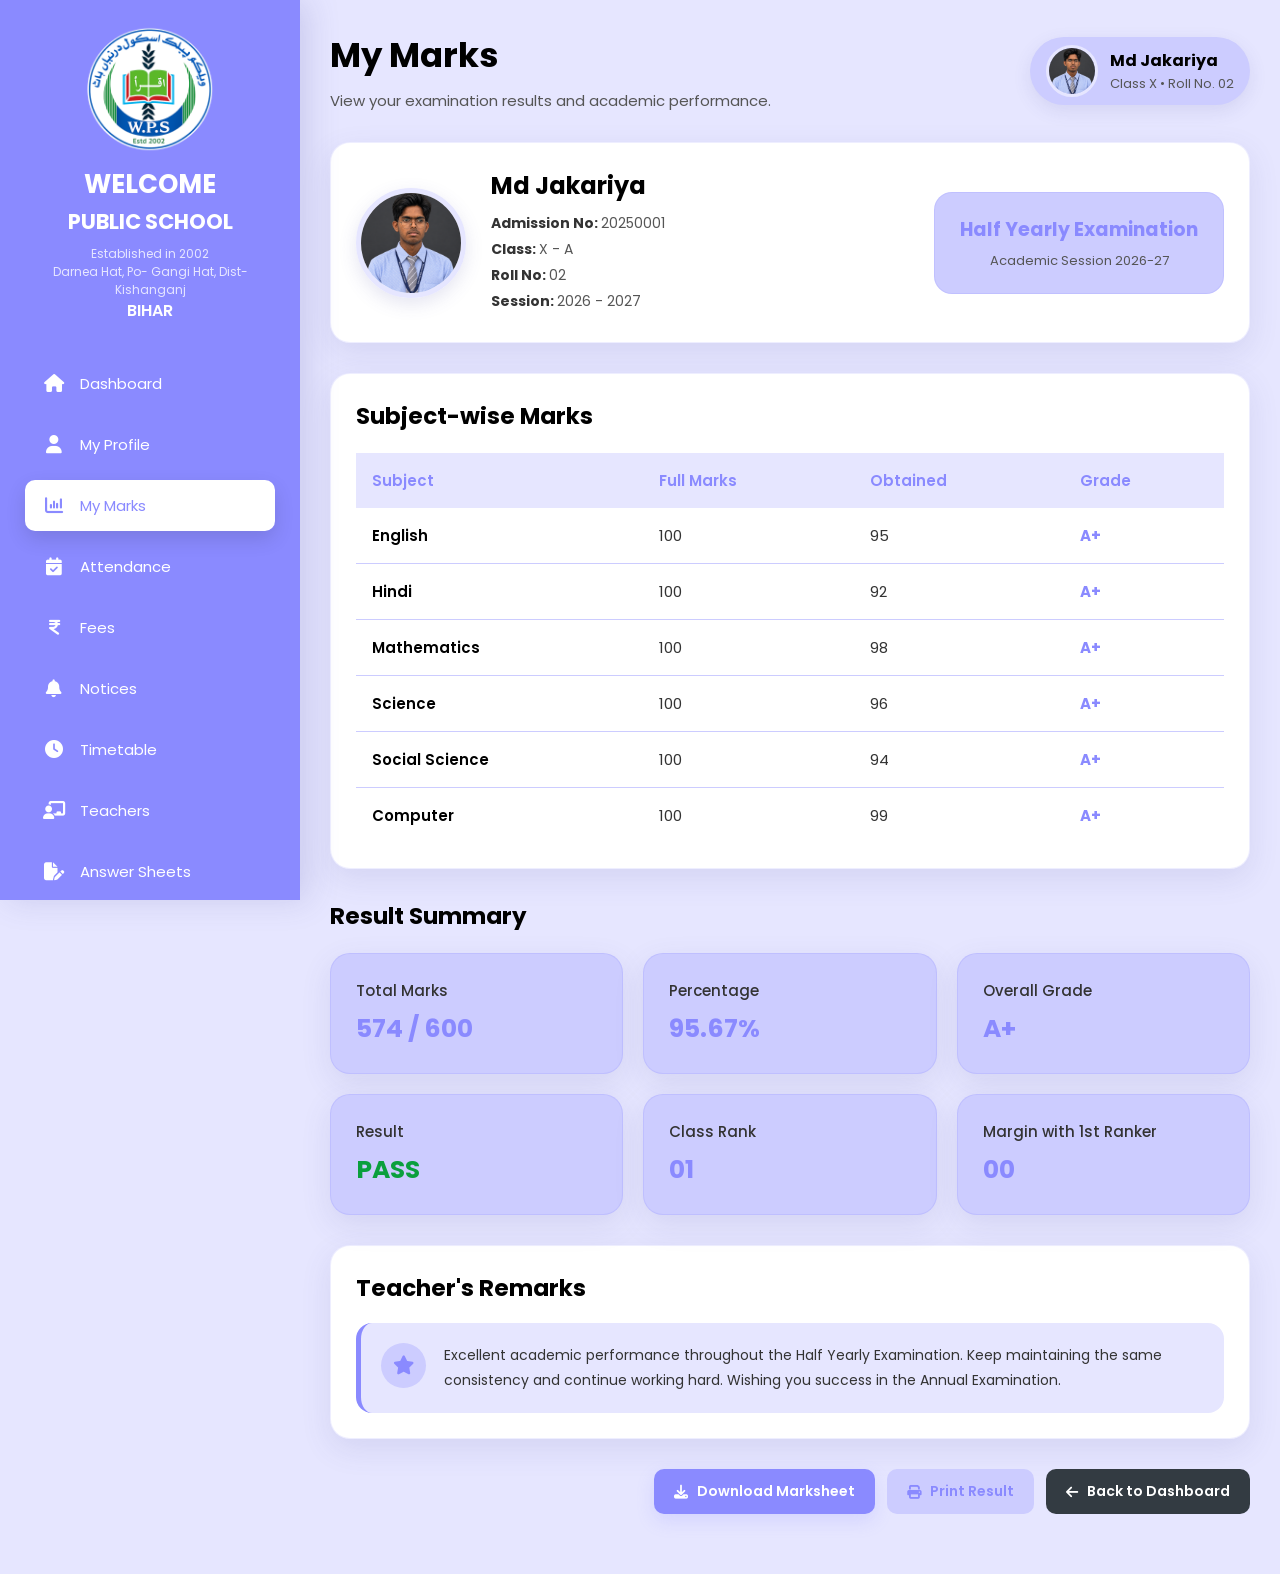
<file: marks.html>
<!DOCTYPE html>
<html lang="en">
 <head>
  <meta charset="utf-8"/>
  <meta content="width=device-width, initial-scale=1.0" name="viewport"/>
  <title>
   My Marks | Welcome Public School
  </title>
  <link href="marks.css" rel="stylesheet"/>
  <link href="https://cdnjs.cloudflare.com/ajax/libs/font-awesome/6.5.2/css/all.min.css" rel="stylesheet"/>
<!-- Favicon -->
<link rel="icon" type="image/x-icon" href="favicon.ico">
<link rel="icon" type="image/png" sizes="16x16" href="favicon-16x16.png">
<link rel="icon" type="image/png" sizes="32x32" href="favicon-32x32.png">

<!-- Apple / Safari -->
<link rel="apple-touch-icon" sizes="180x180" href="apple-touch-icon.png">

<!-- Android / PWA -->
<link rel="icon" type="image/png" sizes="192x192" href="android-chrome-192x192.png">
<link rel="icon" type="image/png" sizes="512x512" href="android-chrome-512x512.png">

<!-- Web App Manifest -->
<link rel="manifest" href="site.webmanifest">

<!-- Theme color -->
<meta name="theme-color" content="#ffffff">

 </head>
 <body>
  <div class="container">
   <!-- ================= Sidebar ================= -->
   <aside class="sidebar">
    <div class="logo">
     <img alt="School Logo" src="images/logo.png"/>
     <div class="logo-text">
      <h2>
       WELCOME
      </h2>
      <h3>
       PUBLIC SCHOOL
      </h3>
      <p>
       Established in 2002
      </p>
      <p>
       Darnea Hat, Po- Gangi Hat, Dist- Kishanganj
      </p>
      <p>
       BIHAR
      </p>
     </div>
    </div>
    <ul>
     <li onclick="location.href='dashboard.html'">
      <i class="fa-solid fa-house">
      </i>
      Dashboard
     </li>
     <li onclick="location.href='profile.html'">
      <i class="fa-solid fa-user">
      </i>
      My Profile
     </li>
     <li class="active">
      <i class="fa-solid fa-chart-column">
      </i>
      My Marks
     </li>
     <li onclick="location.href='attendance.html'">
      <i class="fa-solid fa-calendar-check">
      </i>
      Attendance
     </li>
     <li onclick="location.href='fees.html'">
      <i class="fa-solid fa-indian-rupee-sign">
      </i>
      <span>
       Fees
      </span>
     </li>
     <li onclick="location.href='notices.html'">
      <i class="fa-solid fa-bell">
      </i>
      <span>
       Notices
      </span>
     </li>
     <li onclick="location.href='timetable.html'">
      <i class="fa-solid fa-clock">
      </i>
      Timetable
     </li>
     <li onclick="location.href='teachers.html'">
      <i class="fa-solid fa-chalkboard-user">
      </i>
      Teachers
     </li>
     <li onclick="location.href='answer-sheet.html'">
      <i class="fa-solid fa-file-pen">
      </i>
      Answer Sheets
     </li>
     <li onclick="location.href='results.html'">
      <i class="fa-solid fa-poll-h">
      </i>
      Our Board Results
     </li>
     <li onclick="location.href='settings.html'">
      <i class="fa-solid fa-gear">
      </i>
      <span>
       Settings
      </span>
     </li>
     <li class="logout-btn" onclick="window.location.href='login.html'">
      <i class="fa-solid fa-right-from-bracket">
      </i>
      Logout
     </li>
    </ul>
   </aside>
   <!-- ================= Main Content ================= -->
   <main class="main">
    <header>
     <button aria-expanded="false" aria-label="Open sidebar" class="menu-toggle" type="button">
      <i class="fa-solid fa-bars">
      </i>
     </button>
     <div>
      <h1>
       My Marks
      </h1>
      <p>
       View your examination results and academic performance.
      </p>
     </div>
     <div class="profile-box" onclick="location.href='profile.html'">
      <img alt="Student" src="images/student.jpg"/>
      <div>
       <h3>
        Md Jakariya
       </h3>
       <span>
        Class X • Roll No. 02
       </span>
      </div>
     </div>
    </header>
    <!-- ================= Student Card ================= -->
    <section class="student-card">
     <img alt="Student" src="images/student.jpg"/>
     <div class="student-info">
      <h2>
       Md Jakariya
      </h2>
      <p>
       <strong>
        Admission No:
       </strong>
       20250001
      </p>
      <p>
       <strong>
        Class:
       </strong>
       X - A
      </p>
      <p>
       <strong>
        Roll No:
       </strong>
       02
      </p>
      <p>
       <strong>
        Session:
       </strong>
       2026 - 2027
      </p>
     </div>
     <div class="exam-box">
      <h3>
       Half Yearly Examination
      </h3>
      <p>
       Academic Session 2026-27
      </p>
     </div>
    </section>
    <!-- ================= Marks Table ================= -->
    <section class="marks-section">
     <h2>
      Subject-wise Marks
     </h2>
     <table>
      <thead>
       <tr>
        <th>
         Subject
        </th>
        <th>
         Full Marks
        </th>
        <th>
         Obtained
        </th>
        <th>
         Grade
        </th>
       </tr>
      </thead>
      <tbody>
       <tr>
        <td>
         English
        </td>
        <td>
         100
        </td>
        <td>
         95
        </td>
        <td>
         A+
        </td>
       </tr>
       <tr>
        <td>
         Hindi
        </td>
        <td>
         100
        </td>
        <td>
         92
        </td>
        <td>
         A+
        </td>
       </tr>
       <tr>
        <td>
         Mathematics
        </td>
        <td>
         100
        </td>
        <td>
         98
        </td>
        <td>
         A+
        </td>
       </tr>
       <tr>
        <td>
         Science
        </td>
        <td>
         100
        </td>
        <td>
         96
        </td>
        <td>
         A+
        </td>
       </tr>
       <tr>
        <td>
         Social Science
        </td>
        <td>
         100
        </td>
        <td>
         94
        </td>
        <td>
         A+
        </td>
       </tr>
       <tr>
        <td>
         Computer
        </td>
        <td>
         100
        </td>
        <td>
         99
        </td>
        <td>
         A+
        </td>
       </tr>
      </tbody>
     </table>
    </section>
    <!-- ================= Result Summary ================= -->
    <section class="summary-section">
     <h2>
      Result Summary
     </h2>
     <div class="summary-grid">
      <div class="summary-card">
       <h3>
        Total Marks
       </h3>
       <p>
        574 / 600
       </p>
      </div>
      <div class="summary-card">
       <h3>
        Percentage
       </h3>
       <p>
        95.67%
       </p>
      </div>
      <div class="summary-card">
       <h3>
        Overall Grade
       </h3>
       <p>
        A+
       </p>
      </div>
      <div class="summary-card">
       <h3>
        Result
       </h3>
       <p class="pass">
        PASS
       </p>
      </div>
      <div class="summary-card">
       <h3>
        Class Rank
       </h3>
       <p>
        01
       </p>
      </div>
      <div class="summary-card">
       <h3>
        Margin with 1st Ranker
       </h3>
       <p>
        00
       </p>
      </div>
     </div>
    </section>
    <!-- ================= Teacher's Remarks ================= -->
    <section class="remarks-section">
     <h2>
      Teacher's Remarks
     </h2>
     <div class="remarks-box">
      <i class="fa-solid fa-star">
      </i>
      <p>
       Excellent academic performance throughout the Half Yearly Examination.
                    Keep maintaining the same consistency and continue working hard.
                    Wishing you success in the Annual Examination.
      </p>
     </div>
    </section>
    <!-- ================= Action Buttons ================= -->
    <section class="button-section">
     <button class="download-btn">
      <i class="fa-solid fa-download">
      </i>
      Download Marksheet
     </button>
     <button class="print-btn">
      <i class="fa-solid fa-print">
      </i>
      Print Result
     </button>
     <button class="back-btn" onclick="location.href='index.html'">
      <i class="fa-solid fa-arrow-left">
      </i>
      Back to Dashboard
     </button>
    </section>
   </main>
  </div>
  <div aria-hidden="true" class="sidebar-overlay">
  </div>
  <script src="marks.js">
  </script>
  <script src="common.js">
  </script>
 </body>
</html>
</file>
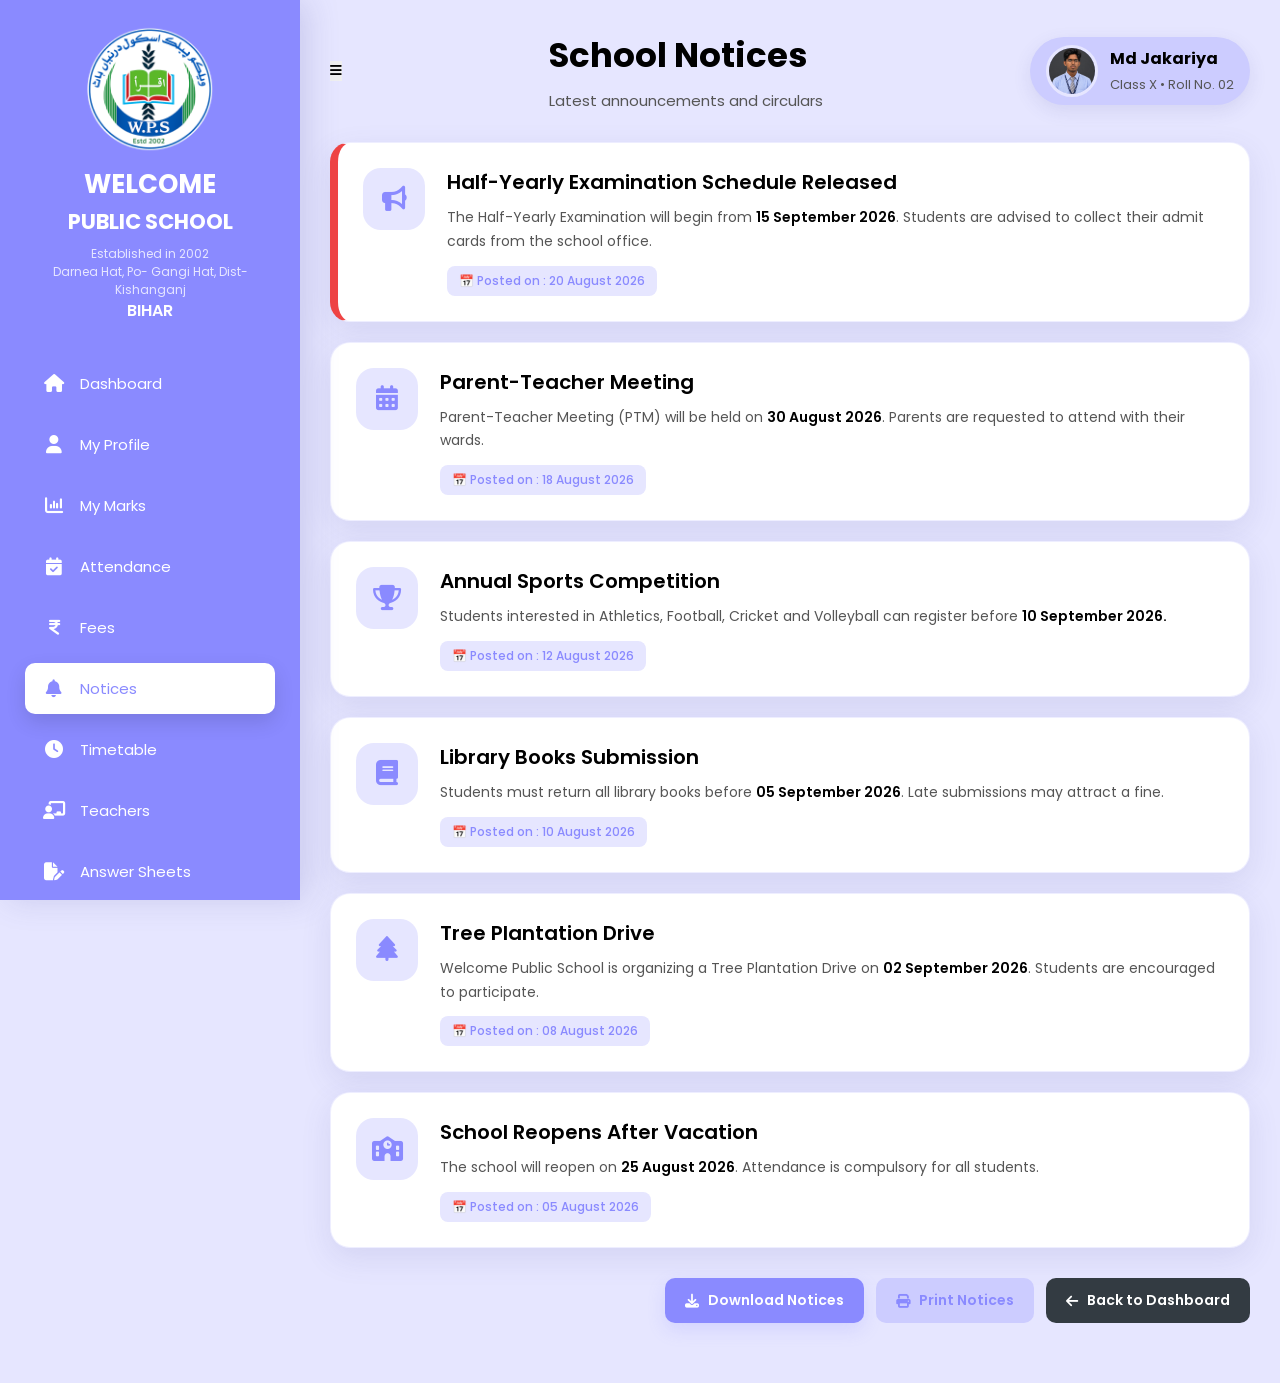
<file: notices.html>
<!DOCTYPE html>
<html lang="en">

<head>

    <meta charset="UTF-8">
    <meta name="viewport" content="width=device-width, initial-scale=1.0">

    <title>School Notices | Welcome Public School</title>

    <link rel="stylesheet" href="notices.css">

    <link rel="stylesheet"
    href="https://cdnjs.cloudflare.com/ajax/libs/font-awesome/6.5.2/css/all.min.css">
<!-- Favicon -->
<link rel="icon" type="image/x-icon" href="favicon.ico">
<link rel="icon" type="image/png" sizes="16x16" href="favicon-16x16.png">
<link rel="icon" type="image/png" sizes="32x32" href="favicon-32x32.png">

<!-- Apple / Safari -->
<link rel="apple-touch-icon" sizes="180x180" href="apple-touch-icon.png">

<!-- Android / PWA -->
<link rel="icon" type="image/png" sizes="192x192" href="android-chrome-192x192.png">
<link rel="icon" type="image/png" sizes="512x512" href="android-chrome-512x512.png">

<!-- Web App Manifest -->
<link rel="manifest" href="site.webmanifest">

<!-- Theme color -->
<meta name="theme-color" content="#ffffff">


</head>

<body>

<div class="container">

    <!-- ================= SIDEBAR ================= -->

    <aside class="sidebar">

        <div class="logo">

            <img src="images/logo.png" alt="School Logo">

            <div class="logo-text">

                <h2>WELCOME</h2>

                <h3>PUBLIC SCHOOL</h3>

                <p>Established in 2002</p>

                <p>Darnea Hat, Po- Gangi Hat, Dist- Kishanganj</p>

                <p>BIHAR</p>

            </div>

        </div>

        <ul>

            <li onclick="location.href='dashboard.html'">
                <i class="fa-solid fa-house"></i>
                Dashboard
            </li>

            <li onclick="location.href='profile.html'">
                <i class="fa-solid fa-user"></i>
                My Profile
            </li>

            <li onclick="location.href='marks.html'">
                <i class="fa-solid fa-chart-column"></i>
                My Marks
            </li>

            <li onclick="location.href='attendance.html'">
                <i class="fa-solid fa-calendar-check"></i>
                Attendance
            </li>

            <li onclick="location.href='fees.html'">
              <i class="fa-solid fa-indian-rupee-sign"></i>
              <span>Fees</span>
            </li>

            <li class="active">
                <i class="fa-solid fa-bell"></i>
                Notices
            </li>

            <li onclick="location.href='timetable.html'">
                <i class="fa-solid fa-clock"></i>
                Timetable
            </li>

            <li onclick="location.href='teachers.html'">
              <i class="fa-solid fa-chalkboard-user"></i>
              Teachers
            </li>

            <li onclick="location.href='answer-sheet.html'">

              <i class="fa-solid fa-file-pen"></i>
              Answer Sheets

            </li>

            <li onclick="location.href='results.html'">
              <i class="fa-solid fa-poll-h"></i> 
              Our Board Results
            </li>

            <li onclick="location.href='settings.html'">
              <i class="fa-solid fa-gear"></i>
              <span>Settings</span>
            </li>

            <li class="logout-btn" onclick="window.location.href='login.html'">
              <i class="fa-solid fa-right-from-bracket"></i>
              Logout
            </li>

        </ul>

    </aside>

    <!-- Mobile Sidebar Overlay -->
    <div class="sidebar-overlay" aria-hidden="true"></div>

    <!-- ================= MAIN ================= -->

    <main class="main">

        <header>

            <button
                class="mobile-menu-toggle"
                type="button"
                aria-label="Open navigation menu"
                aria-expanded="false"
            >
                <i class="fa-solid fa-bars"></i>
            </button>

            <div>

                <h1>School Notices</h1>

                <p>Latest announcements and circulars</p>

            </div>

            <div class="profile-box" onclick="location.href='profile.html'">

                <img src="images/student.jpg" alt="Student">

                <div>

                    <h3>Md Jakariya</h3>

                    <span>Class X • Roll No. 02</span>

                </div>

            </div>

        </header>

        <!-- ================= NOTICE 1 ================= -->

        <section class="notice-card important">

            <div class="notice-icon">

                <i class="fa-solid fa-bullhorn"></i>

            </div>

            <div class="notice-content">

                <h2>Half-Yearly Examination Schedule Released</h2>

                <p>

                    The Half-Yearly Examination will begin from
                    <strong>15 September 2026</strong>.
                    Students are advised to collect their admit cards
                    from the school office.

                </p>

                <span class="date">
                    📅 Posted on : 20 August 2026
                </span>

            </div>

        </section>

        <!-- ================= NOTICE 2 ================= -->

        <section class="notice-card">

            <div class="notice-icon">

                <i class="fa-solid fa-calendar-days"></i>

            </div>

            <div class="notice-content">

                <h2>Parent-Teacher Meeting</h2>

                <p>

                    Parent-Teacher Meeting (PTM) will be held on
                    <strong>30 August 2026</strong>.
                    Parents are requested to attend with their wards.

                </p>

                <span class="date">
                    📅 Posted on : 18 August 2026
                </span>

            </div>

        </section>

        <!-- ================= NOTICE 3 ================= -->

        <section class="notice-card">

            <div class="notice-icon">

                <i class="fa-solid fa-trophy"></i>

            </div>

            <div class="notice-content">

                <h2>Annual Sports Competition</h2>

                <p>

                    Students interested in Athletics, Football,
                    Cricket and Volleyball can register before
                    <strong>10 September 2026.</strong>

                </p>

                <span class="date">

                    📅 Posted on : 12 August 2026

                </span>

            </div>

        </section>
                <!-- ================= NOTICE 4 ================= -->

        <section class="notice-card">

            <div class="notice-icon">

                <i class="fa-solid fa-book"></i>

            </div>

            <div class="notice-content">

                <h2>Library Books Submission</h2>

                <p>

                    Students must return all library books before
                    <strong>05 September 2026</strong>.
                    Late submissions may attract a fine.

                </p>

                <span class="date">

                    📅 Posted on : 10 August 2026

                </span>

            </div>

        </section>

        <!-- ================= NOTICE 5 ================= -->

        <section class="notice-card">

            <div class="notice-icon">

                <i class="fa-solid fa-tree"></i>

            </div>

            <div class="notice-content">

                <h2>Tree Plantation Drive</h2>

                <p>

                    Welcome Public School is organizing a Tree Plantation
                    Drive on <strong>02 September 2026</strong>.
                    Students are encouraged to participate.

                </p>

                <span class="date">

                    📅 Posted on : 08 August 2026

                </span>

            </div>

        </section>

        <!-- ================= NOTICE 6 ================= -->

        <section class="notice-card">

            <div class="notice-icon">

                <i class="fa-solid fa-school"></i>

            </div>

            <div class="notice-content">

                <h2>School Reopens After Vacation</h2>

                <p>

                    The school will reopen on
                    <strong>25 August 2026</strong>.
                    Attendance is compulsory for all students.

                </p>

                <span class="date">

                    📅 Posted on : 05 August 2026

                </span>

            </div>

        </section>

        <!-- ================= ACTION BUTTONS ================= -->

        <section class="button-section">

            <button class="download-btn">

                <i class="fa-solid fa-download"></i>

                Download Notices

            </button>

            <button class="print-btn">

                <i class="fa-solid fa-print"></i>

                Print Notices

            </button>

            <button class="back-btn"
                onclick="location.href='index.html'">

                <i class="fa-solid fa-arrow-left"></i>

                Back to Dashboard

            </button>

        </section>

    </main>

</div>

<script src="notices.js"></script>
<script src="common.js"></script>

</body>

</html>
</file>
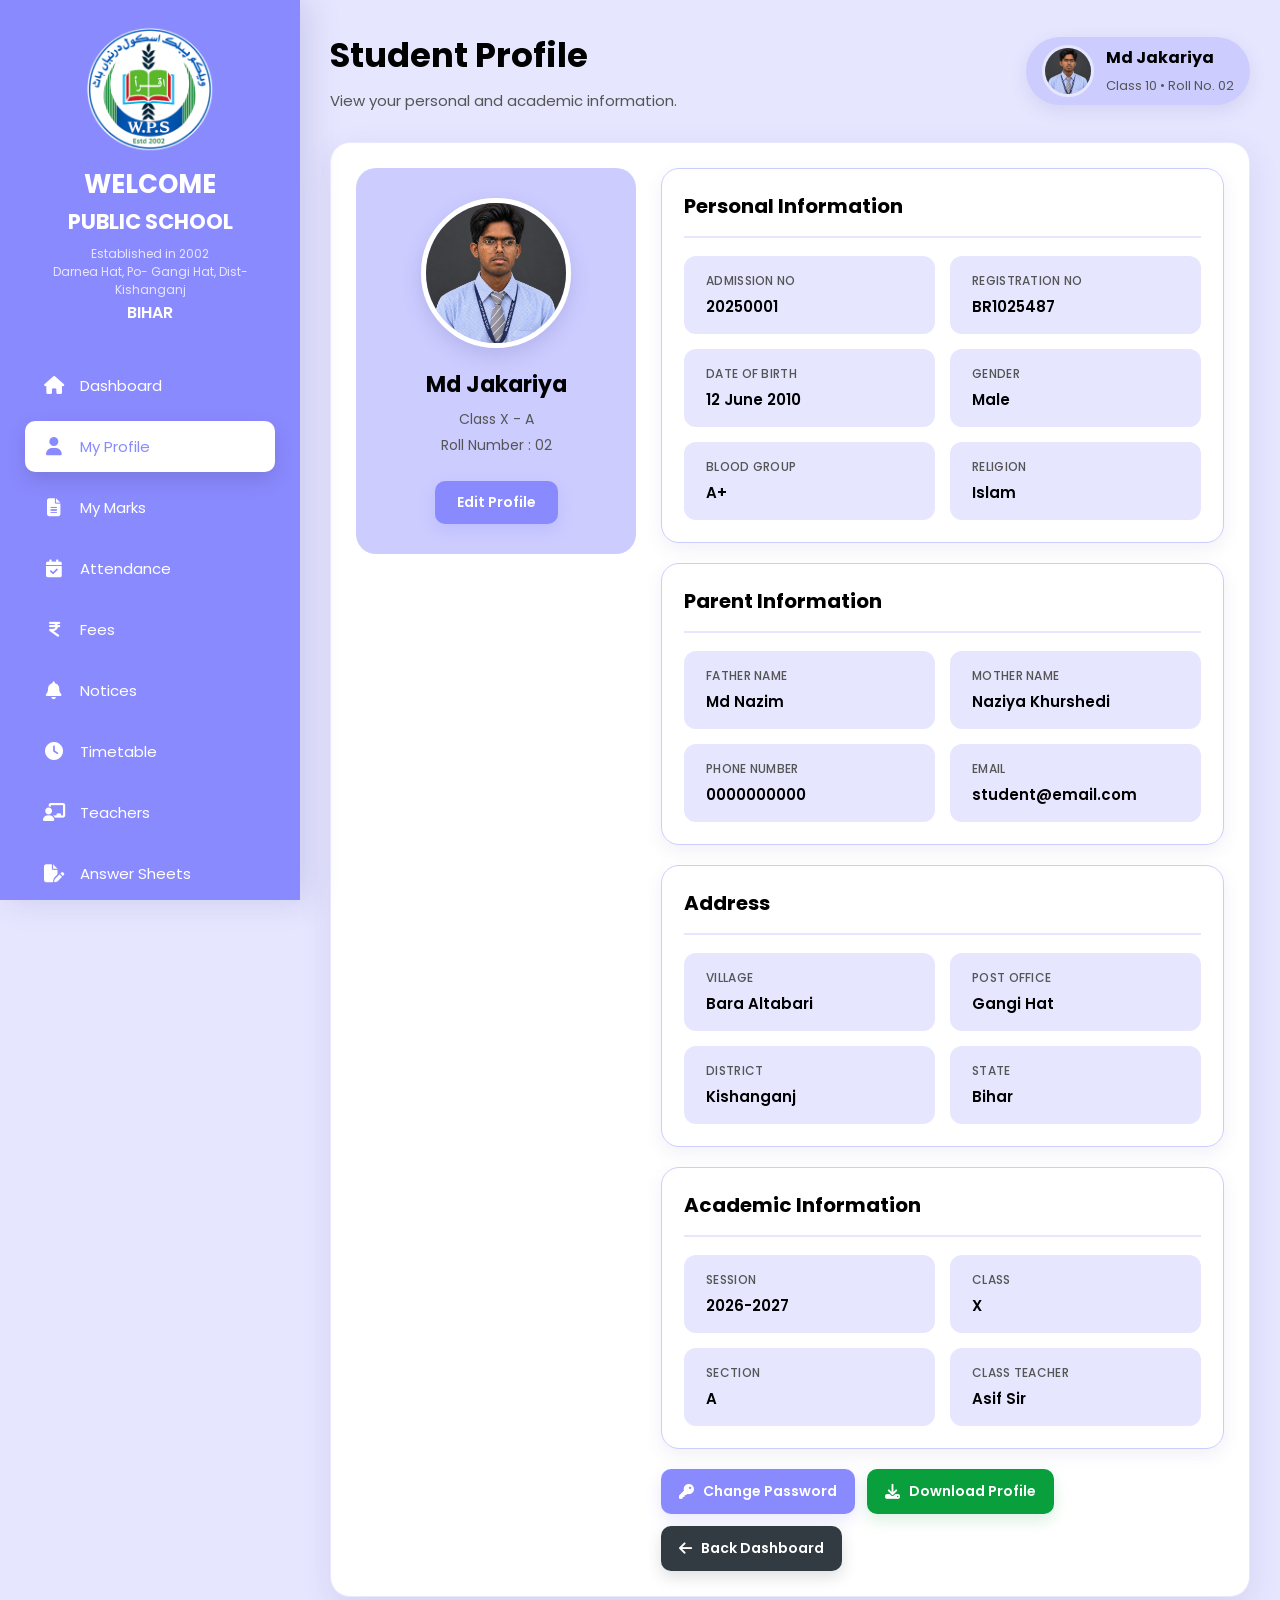
<file: profile.html>
<!DOCTYPE html>
<html lang="en">
 <head>
  <meta charset="utf-8"/>
  <meta content="width=device-width, initial-scale=1.0" name="viewport"/>
  <title>
   Student Profile | Welcome Public School
  </title>
  <link href="profile.css" rel="stylesheet"/>
  <!-- Font Awesome -->
  <link href="https://cdnjs.cloudflare.com/ajax/libs/font-awesome/6.5.2/css/all.min.css" rel="stylesheet"/>
<!-- Favicon -->
<link rel="icon" type="image/x-icon" href="favicon.ico">
<link rel="icon" type="image/png" sizes="16x16" href="favicon-16x16.png">
<link rel="icon" type="image/png" sizes="32x32" href="favicon-32x32.png">

<!-- Apple / Safari -->
<link rel="apple-touch-icon" sizes="180x180" href="apple-touch-icon.png">

<!-- Android / PWA -->
<link rel="icon" type="image/png" sizes="192x192" href="android-chrome-192x192.png">
<link rel="icon" type="image/png" sizes="512x512" href="android-chrome-512x512.png">

<!-- Web App Manifest -->
<link rel="manifest" href="site.webmanifest">

<!-- Theme color -->
<meta name="theme-color" content="#ffffff">

 </head>
 <body>
  <div class="container">
   <!-- ================= Sidebar ================= -->
   <aside class="sidebar">
    <div class="logo">
     <img alt="School Logo" src="images/logo.png"/>
     <div class="logo-text">
      <h2>
       WELCOME
      </h2>
      <h3>
       PUBLIC SCHOOL
      </h3>
      <p>
       Established in 2002
      </p>
      <p>
       Darnea Hat, Po- Gangi Hat, Dist- Kishanganj
      </p>
      <p>
       BIHAR
      </p>
     </div>
    </div>
    <ul>
     <li onclick="location.href='dashboard.html'">
      <i class="fa-solid fa-house">
      </i>
      Dashboard
     </li>
     <li class="active">
      <i class="fa-solid fa-user">
      </i>
      My Profile
     </li>
     <li onclick="location.href='marks.html'">
      <i class="fa-solid fa-file-lines">
      </i>
      My Marks
     </li>
     <li onclick="location.href='attendance.html'">
      <i class="fa-solid fa-calendar-check">
      </i>
      Attendance
     </li>
     <li onclick="location.href='fees.html'">
      <i class="fa-solid fa-indian-rupee-sign">
      </i>
      <span>
       Fees
      </span>
     </li>
     <li onclick="location.href='notices.html'">
      <i class="fa-solid fa-bell">
      </i>
      Notices
     </li>
     <li onclick="location.href='timetable.html'">
      <i class="fa-solid fa-clock">
      </i>
      Timetable
     </li>
     <li onclick="location.href='teachers.html'">
      <i class="fa-solid fa-chalkboard-user">
      </i>
      Teachers
     </li>
     <li onclick="location.href='answer-sheet.html'">
      <i class="fa-solid fa-file-pen">
      </i>
      Answer Sheets
     </li>
     <li onclick="location.href='results.html'">
      <i class="fa-solid fa-poll-h">
      </i>
      Our Board Results
     </li>
     <li onclick="location.href='settings.html'">
      <i class="fa-solid fa-gear">
      </i>
      <span>
       Settings
      </span>
     </li>
     <li class="logout-btn" onclick="window.location.href='login.html'">
      <i class="fa-solid fa-right-from-bracket">
      </i>
      Logout
     </li>
    </ul>
   </aside>
   <div aria-hidden="true" class="sidebar-overlay">
   </div>
   <!-- ================= Main ================= -->
   <main class="main">
    <!-- Header -->
    <header>
     <button aria-expanded="false" aria-label="Open navigation menu" class="mobile-menu-toggle" type="button">
      <i class="fa-solid fa-bars">
      </i>
     </button>
     <div>
      <h1>
       Student Profile
      </h1>
      <p>
       View your personal and academic information.
      </p>
     </div>
     <div class="profile-box" onclick="location.href='profile.html'">
      <img src="images/student.jpg"/>
      <div>
       <h3>
        Md Jakariya
       </h3>
       <span>
        Class 10 • Roll No. 02
       </span>
      </div>
     </div>
    </header>
    <!-- Profile Card -->
    <section class="profile-card">
     <div class="left-profile">
      <img src="images/student.jpg"/>
      <h2>
       Md Jakariya
      </h2>
      <p>
       Class X - A
      </p>
      <p>
       Roll Number : 02
      </p>
      <button>
       Edit Profile
      </button>
     </div>
     <div class="right-profile">
      <!-- Personal -->
      <div class="section">
       <h2>
        Personal Information
       </h2>
       <div class="grid">
        <div class="item">
         <label>
          Admission No
         </label>
         <span>
          20250001
         </span>
        </div>
        <div class="item">
         <label>
          Registration No
         </label>
         <span>
          BR1025487
         </span>
        </div>
        <div class="item">
         <label>
          Date of Birth
         </label>
         <span>
          12 June 2010
         </span>
        </div>
        <div class="item">
         <label>
          Gender
         </label>
         <span>
          Male
         </span>
        </div>
        <div class="item">
         <label>
          Blood Group
         </label>
         <span>
          A+
         </span>
        </div>
        <div class="item">
         <label>
          Religion
         </label>
         <span>
          Islam
         </span>
        </div>
       </div>
      </div>
      <!-- Parent -->
      <div class="section">
       <h2>
        Parent Information
       </h2>
       <div class="grid">
        <div class="item">
         <label>
          Father Name
         </label>
         <span>
          Md Nazim
         </span>
        </div>
        <div class="item">
         <label>
          Mother Name
         </label>
         <span>
          Naziya Khurshedi
         </span>
        </div>
        <div class="item">
         <label>
          Phone Number
         </label>
         <span>
          0000000000
         </span>
        </div>
        <div class="item">
         <label>
          Email
         </label>
         <span>
          student@email.com
         </span>
        </div>
       </div>
      </div>
      <!-- Address -->
      <div class="section">
       <h2>
        Address
       </h2>
       <div class="grid">
        <div class="item">
         <label>
          Village
         </label>
         <span>
          Bara Altabari
         </span>
        </div>
        <div class="item">
         <label>
          Post Office
         </label>
         <span>
          Gangi Hat
         </span>
        </div>
        <div class="item">
         <label>
          District
         </label>
         <span>
          Kishanganj
         </span>
        </div>
        <div class="item">
         <label>
          State
         </label>
         <span>
          Bihar
         </span>
        </div>
       </div>
      </div>
      <!-- Academic -->
      <div class="section">
       <h2>
        Academic Information
       </h2>
       <div class="grid">
        <div class="item">
         <label>
          Session
         </label>
         <span>
          2026-2027
         </span>
        </div>
        <div class="item">
         <label>
          Class
         </label>
         <span>
          X
         </span>
        </div>
        <div class="item">
         <label>
          Section
         </label>
         <span>
          A
         </span>
        </div>
        <div class="item">
         <label>
          Class Teacher
         </label>
         <span>
          Asif Sir
         </span>
        </div>
       </div>
      </div>
      <!-- Buttons -->
      <div class="buttons">
       <button class="blue">
        <i class="fa-solid fa-key">
        </i>
        Change Password
       </button>
       <button class="green">
        <i class="fa-solid fa-download">
        </i>
        Download Profile
       </button>
       <button class="grey" onclick="location.href='index.html'">
        <i class="fa-solid fa-arrow-left">
        </i>
        Back Dashboard
       </button>
      </div>
     </div>
    </section>
   </main>
  </div>
  <script src="profile.js">
  </script>
  <script src="common.js">
  </script>
 </body>
</html>
</file>
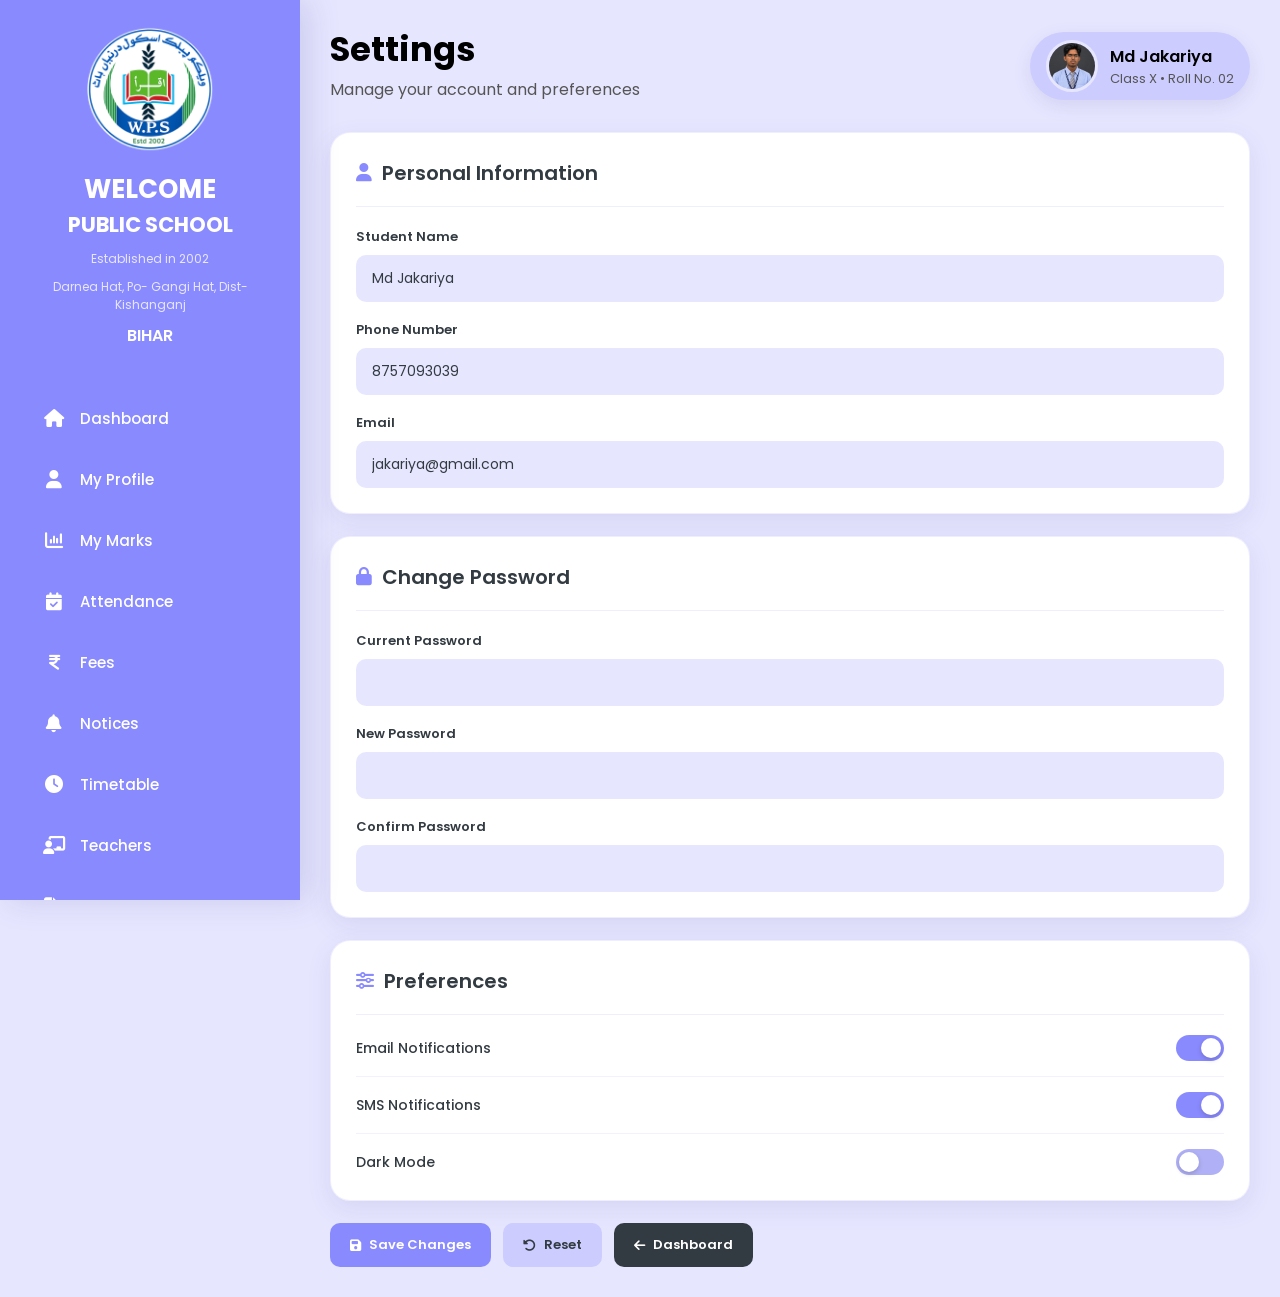
<file: settings.html>
<!DOCTYPE html>
<html lang="en">

<head>

    <meta charset="UTF-8">
    <meta name="viewport" content="width=device-width, initial-scale=1.0">

    <title>Settings | Welcome Public School</title>

    <link rel="stylesheet" href="settings.css">

    <link rel="stylesheet"
    href="https://cdnjs.cloudflare.com/ajax/libs/font-awesome/6.5.2/css/all.min.css">
<!-- Favicon -->
<link rel="icon" type="image/x-icon" href="favicon.ico">
<link rel="icon" type="image/png" sizes="16x16" href="favicon-16x16.png">
<link rel="icon" type="image/png" sizes="32x32" href="favicon-32x32.png">

<!-- Apple / Safari -->
<link rel="apple-touch-icon" sizes="180x180" href="apple-touch-icon.png">

<!-- Android / PWA -->
<link rel="icon" type="image/png" sizes="192x192" href="android-chrome-192x192.png">
<link rel="icon" type="image/png" sizes="512x512" href="android-chrome-512x512.png">

<!-- Web App Manifest -->
<link rel="manifest" href="site.webmanifest">

<!-- Theme color -->
<meta name="theme-color" content="#ffffff">


</head>

<body>

<div class="container">

    <!-- Sidebar -->

    <aside class="sidebar">

        <div class="logo">

            <img src="images/logo.png">

            <div class="logo-text">

                <h2>WELCOME</h2>
                <h3>PUBLIC SCHOOL</h3>

                <p>Established in 2002</p>
                <p>Darnea Hat, Po- Gangi Hat, Dist- Kishanganj</p>
                <p>BIHAR</p>

            </div>

        </div>

        <ul>

            <li onclick="location.href='dashboard.html'">
                <i class="fa-solid fa-house"></i> Dashboard
            </li>

            <li onclick="location.href='profile.html'">
                <i class="fa-solid fa-user"></i> My Profile
            </li>

            <li onclick="location.href='marks.html'">
                <i class="fa-solid fa-chart-column"></i> My Marks
            </li>

            <li onclick="location.href='attendance.html'">
                <i class="fa-solid fa-calendar-check"></i> Attendance
            </li>

            <li onclick="location.href='fees.html'">
              <i class="fa-solid fa-indian-rupee-sign"></i>
              <span>Fees</span>
            </li>

            <li onclick="location.href='notices.html'">
                <i class="fa-solid fa-bell"></i> Notices
            </li>

            <li onclick="location.href='timetable.html'">
                <i class="fa-solid fa-clock"></i> Timetable
            </li>

            <li onclick="location.href='teachers.html'">
              <i class="fa-solid fa-chalkboard-user"></i>
              Teachers
            </li>

            <li onclick="location.href='answer-sheet.html'">

              <i class="fa-solid fa-file-pen"></i>
              Answer Sheets

            </li>

            <li onclick="location.href='results.html'">
              <i class="fa-solid fa-poll-h"></i> 
              Our Board Results
            </li>

            <li class="active">
                <i class="fa-solid fa-gear"></i>
                Settings
            </li>

            <li class="logout-btn" onclick="window.location.href='login.html'">
              <i class="fa-solid fa-right-from-bracket"></i>
              Logout
            </li>

        </ul>

    </aside>

    <div aria-hidden="true" class="sidebar-overlay"></div>

    <!-- Main -->

    <main class="main">

        <header>
          <button aria-expanded="false" aria-label="Open navigation menu" class="mobile-menu-toggle" type="button"><i class="fa-solid fa-bars"></i></button>

            <div>

                <h1>Settings</h1>

                <p>Manage your account and preferences</p>

            </div>

            <div class="profile-box" onclick="location.href='profile.html'">

                <img src="images/student.jpg">

                <div>

                    <h3>Md Jakariya</h3>

                    <span>Class X • Roll No. 02</span>

                </div>

            </div>

        </header>

        <!-- Personal Information -->

        <section class="setting-card">

            <h2><i class="fa-solid fa-user"></i> Personal Information</h2>

            <div class="form-group">

                <label>Student Name</label>

                <input type="text" value="Md Jakariya">

            </div>

            <div class="form-group">

                <label>Phone Number</label>

                <input type="text" value="8757093039">

            </div>

            <div class="form-group">

                <label>Email</label>

                <input type="email" value="jakariya@gmail.com">

            </div>

        </section>

        <!-- Password -->

        <section class="setting-card">

            <h2><i class="fa-solid fa-lock"></i> Change Password</h2>

            <div class="form-group">

                <label>Current Password</label>

                <input type="password">

            </div>

            <div class="form-group">

                <label>New Password</label>

                <input type="password">

            </div>

            <div class="form-group">

                <label>Confirm Password</label>

                <input type="password">

            </div>

        </section>

        <!-- Preferences -->

        <section class="setting-card">

            <h2><i class="fa-solid fa-sliders"></i> Preferences</h2>

            <div class="toggle">

                <span>Email Notifications</span>

                <input type="checkbox" checked>

            </div>

            <div class="toggle">

                <span>SMS Notifications</span>

                <input type="checkbox" checked>

            </div>

            <div class="toggle">

                <span>Dark Mode</span>

                <input type="checkbox">

            </div>

        </section>

        <!-- Buttons -->

        <div class="button-section">

            <button class="save-btn">

                <i class="fa-solid fa-floppy-disk"></i>

                Save Changes

            </button>

            <button class="reset-btn">

                <i class="fa-solid fa-rotate-left"></i>

                Reset

            </button>

            <button class="back-btn"
            onclick="location.href='index.html'">

                <i class="fa-solid fa-arrow-left"></i>

                Dashboard

            </button>

        </div>

    </main>

</div>

<script src="settings.js"></script>
<script src="common.js"></script>

</body>

</html>
</file>
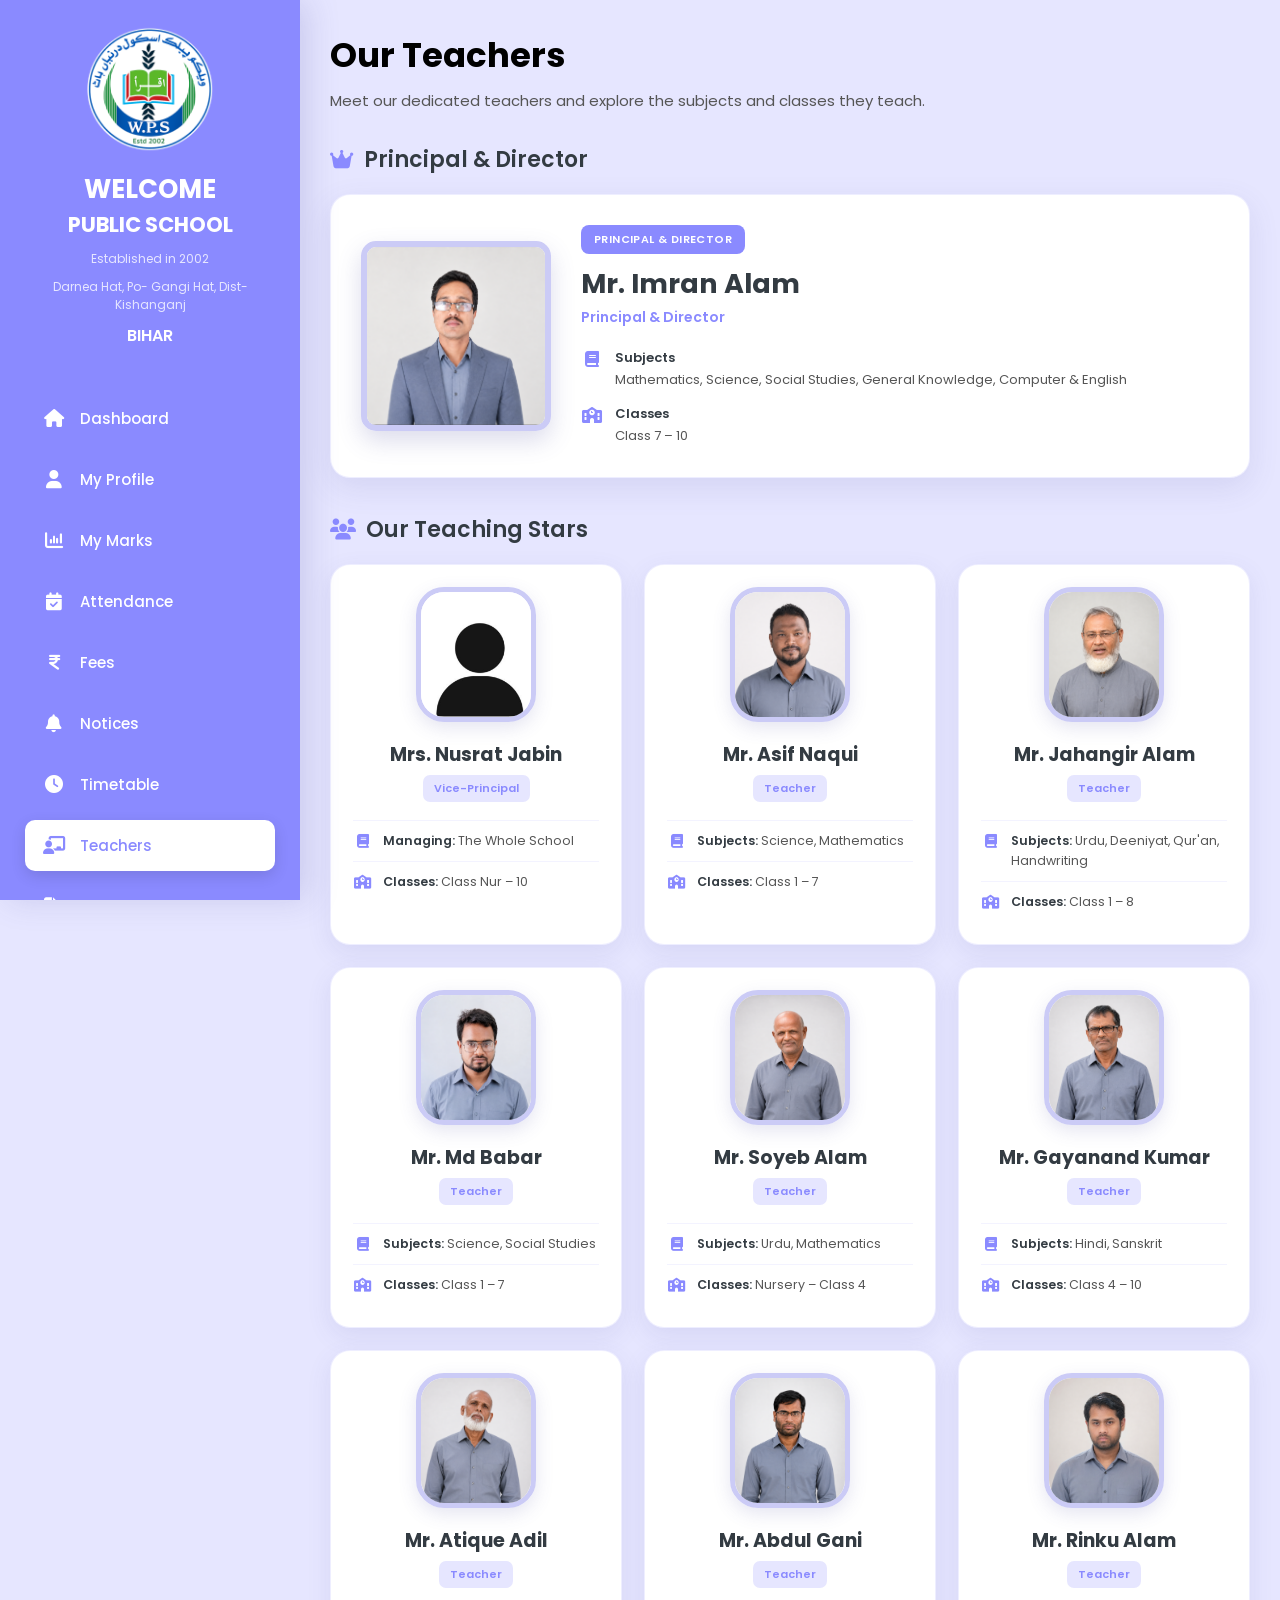
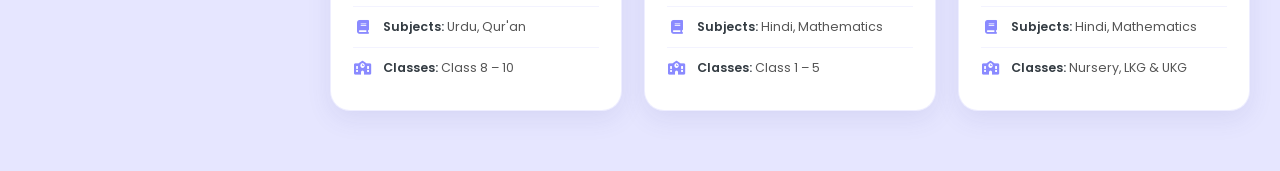
<file: teachers.html>
<!DOCTYPE html>
<html lang="en">
<head>
    <meta charset="UTF-8">
    <meta name="viewport" content="width=device-width, initial-scale=1.0">

    <title>Teachers | Welcome Public School</title>

    <!-- Font Awesome -->
    <link rel="stylesheet"
          href="https://cdnjs.cloudflare.com/ajax/libs/font-awesome/6.5.2/css/all.min.css">

    <!-- Teachers CSS -->
    <link rel="stylesheet" href="teachers.css">
<!-- Favicon -->
<link rel="icon" type="image/x-icon" href="favicon.ico">
<link rel="icon" type="image/png" sizes="16x16" href="favicon-16x16.png">
<link rel="icon" type="image/png" sizes="32x32" href="favicon-32x32.png">

<!-- Apple / Safari -->
<link rel="apple-touch-icon" sizes="180x180" href="apple-touch-icon.png">

<!-- Android / PWA -->
<link rel="icon" type="image/png" sizes="192x192" href="android-chrome-192x192.png">
<link rel="icon" type="image/png" sizes="512x512" href="android-chrome-512x512.png">

<!-- Web App Manifest -->
<link rel="manifest" href="site.webmanifest">

<!-- Theme color -->
<meta name="theme-color" content="#ffffff">
</head>

<body>

<div class="dashboard-container">

    <div class="sidebar-overlay"></div>

    <!-- ================= SIDEBAR ================= -->

    <aside class="sidebar">

        <div class="logo">

            <img src="images/logo.png" alt="School Logo">

            <div class="logo-text">

                <h2>WELCOME</h2>

                <h3>PUBLIC SCHOOL</h3>

                <p>Established in 2002</p>

                <p>Darnea Hat, Po- Gangi Hat, Dist- Kishanganj</p>

                <p>BIHAR</p>

            </div>

        </div>


        <ul>

            <li onclick="location.href='dashboard.html'">
                <i class="fa-solid fa-house"></i>
                Dashboard
            </li>


            <li onclick="location.href='profile.html'">
                <i class="fa-solid fa-user"></i>
                My Profile
            </li>


            <li onclick="location.href='marks.html'">
                <i class="fa-solid fa-chart-column"></i>
                My Marks
            </li>


            <li onclick="location.href='attendance.html'">
                <i class="fa-solid fa-calendar-check"></i>
                Attendance
            </li>

            <li onclick="location.href='fees.html'">
                <i class="fa-solid fa-indian-rupee-sign"></i>
                Fees
            </li>

            <li onclick="location.href='notices.html'">
                <i class="fa-solid fa-bell"></i>
                Notices
            </li>


            <li onclick="location.href='timetable.html'">
                <i class="fa-solid fa-clock"></i>
                Timetable
            </li>


            <!-- NEW TEACHERS SECTION -->

            <li class="active">
                <i class="fa-solid fa-chalkboard-user"></i>
                Teachers
            </li>

            <li onclick="location.href='answer-sheet.html'">

              <i class="fa-solid fa-file-pen"></i>
              Answer Sheets

            </li>

            <li onclick="location.href='results.html'">
              <i class="fa-solid fa-poll-h"></i> 
              Our Board Results
            </li>

            
            <li onclick="location.href='settings.html'">
                <i class="fa-solid fa-gear"></i>
                Settings
            </li>


            <li class="logout-btn" onclick="window.location.href='login.html'">
                <i class="fa-solid fa-right-from-bracket"></i>
                Logout
            </li>

        </ul>

    </aside>


    <!-- ================= MAIN CONTENT ================= -->

    <main class="main-content">

        <!-- HEADER -->

        <div class="page-header">

            <button class="mobile-menu-toggle" type="button" aria-label="Open menu" aria-expanded="false">
                <i class="fa-solid fa-bars"></i>
            </button>

            <div>

                <h1>Our Teachers</h1>

                <p>
                    Meet our dedicated teachers and explore the subjects
                    and classes they teach.
                </p>

            </div>

        </div>


        <!-- PRINCIPAL -->

        <section class="principal-section">

            <div class="section-title">

                <i class="fa-solid fa-crown"></i>

                <h2>Principal & Director</h2>

            </div>


            <div class="principal-card">

                <div class="principal-image">

                    <img src="images/imran-alam.png"
                         alt="Imran Alam">

                </div>


                <div class="principal-info">

                    <span class="principal-badge">
                        PRINCIPAL & DIRECTOR
                    </span>

                    <h2>Mr. Imran Alam</h2>

                    <p class="role">
                        Principal & Director
                    </p>


                    <div class="teacher-details">

                        <div>
                            <i class="fa-solid fa-book"></i>

                            <div>
                                <strong>Subjects</strong>
                                <p>
                                    Mathematics, Science, Social Studies,
                                    General Knowledge, Computer & English
                                </p>
                            </div>

                        </div>


                        <div>
                            <i class="fa-solid fa-school"></i>

                            <div>
                                <strong>Classes</strong>
                                <p>Class 7 – 10</p>
                            </div>

                        </div>

                    </div>

                </div>

            </div>

        </section>


        <!-- TEACHERS -->

        <section class="teachers-section">

            <div class="section-title">

                <i class="fa-solid fa-users"></i>

                <h2>Our Teaching Stars</h2>

            </div>


            <div class="teachers-grid">


                <!-- NUSRAT JABIN -->

                <div class="teacher-card">

                    <div class="teacher-image">

                        <img src="images/nusrat-jabin.png"
                             alt="Nusrat Jabin">

                    </div>

                    <div class="teacher-info">

                        <h3>Mrs. Nusrat Jabin</h3>

                        <span class="teacher-role">
                            Vice-Principal
                        </span>

                        <div class="detail">

                            <i class="fa-solid fa-book"></i>

                            <span>
                                <strong>Managing:</strong>
                                The Whole School
                            </span>

                        </div>

                        <div class="detail">

                            <i class="fa-solid fa-school"></i>

                            <span>
                                <strong>Classes:</strong>
                                Class Nur – 10
                            </span>

                        </div>

                    </div>

                </div>


                <!-- ASIF NAQUI -->

                <div class="teacher-card">

                    <div class="teacher-image">

                        <img src="images/asif-naqui.png"
                             alt="Asif Naqui">

                    </div>

                    <div class="teacher-info">

                        <h3>Mr. Asif Naqui</h3>

                        <span class="teacher-role">
                            Teacher
                        </span>

                        <div class="detail">

                            <i class="fa-solid fa-book"></i>

                            <span>
                                <strong>Subjects:</strong>
                                Science, Mathematics
                            </span>

                        </div>

                        <div class="detail">

                            <i class="fa-solid fa-school"></i>

                            <span>
                                <strong>Classes:</strong>
                                Class 1 – 7
                            </span>

                        </div>

                    </div>

                </div>


                <!-- JAHANGIR ALAM -->

                <div class="teacher-card">

                    <div class="teacher-image">

                        <img src="images/jahangir-alam.png"
                             alt="Jahangir Alam">

                    </div>

                    <div class="teacher-info">

                        <h3>Mr. Jahangir Alam</h3>

                        <span class="teacher-role">
                            Teacher
                        </span>

                        <div class="detail">

                            <i class="fa-solid fa-book"></i>

                            <span>
                                <strong>Subjects:</strong>
                                Urdu, Deeniyat, Qur'an, Handwriting
                            </span>

                        </div>

                        <div class="detail">

                            <i class="fa-solid fa-school"></i>

                            <span>
                                <strong>Classes:</strong>
                                Class 1 – 8
                            </span>

                        </div>

                    </div>

                </div>


                <!-- MD BABAR -->

                <div class="teacher-card">

                    <div class="teacher-image">

                        <img src="images/md-babar.png"
                             alt="Md Babar">

                    </div>

                    <div class="teacher-info">

                        <h3>Mr. Md Babar</h3>

                        <span class="teacher-role">
                            Teacher
                        </span>

                        <div class="detail">

                            <i class="fa-solid fa-book"></i>

                            <span>
                                <strong>Subjects:</strong>
                                Science, Social Studies
                            </span>

                        </div>

                        <div class="detail">

                            <i class="fa-solid fa-school"></i>

                            <span>
                                <strong>Classes:</strong>
                                Class 1 – 7
                            </span>

                        </div>

                    </div>

                </div>


                <!-- SOYEB ALAM -->

                <div class="teacher-card">

                    <div class="teacher-image">

                        <img src="images/soyeb-alam.png"
                             alt="Soyeb Alam">

                    </div>

                    <div class="teacher-info">

                        <h3>Mr. Soyeb Alam</h3>

                        <span class="teacher-role">
                            Teacher
                        </span>

                        <div class="detail">

                            <i class="fa-solid fa-book"></i>

                            <span>
                                <strong>Subjects:</strong>
                                Urdu, Mathematics
                            </span>

                        </div>

                        <div class="detail">

                            <i class="fa-solid fa-school"></i>

                            <span>
                                <strong>Classes:</strong>
                                Nursery – Class 4
                            </span>

                        </div>

                    </div>

                </div>


                <!-- GAYANAND KUMAR -->

                <div class="teacher-card">

                    <div class="teacher-image">

                        <img src="images/gayanand-kumar.png"
                             alt="Gayanand Kumar">

                    </div>

                    <div class="teacher-info">

                        <h3>Mr. Gayanand Kumar</h3>

                        <span class="teacher-role">
                            Teacher
                        </span>

                        <div class="detail">

                            <i class="fa-solid fa-book"></i>

                            <span>
                                <strong>Subjects:</strong>
                                Hindi, Sanskrit
                            </span>

                        </div>

                        <div class="detail">

                            <i class="fa-solid fa-school"></i>

                            <span>
                                <strong>Classes:</strong>
                                Class 4 – 10
                            </span>

                        </div>

                    </div>

                </div>


                <!-- ATIQUE ADIL -->

                <div class="teacher-card">

                    <div class="teacher-image">

                        <img src="images/atique-adil.png"
                             alt="Atique Adil">

                    </div>

                    <div class="teacher-info">

                        <h3>Mr. Atique Adil</h3>

                        <span class="teacher-role">
                            Teacher
                        </span>

                        <div class="detail">

                            <i class="fa-solid fa-book"></i>

                            <span>
                                <strong>Subjects:</strong>
                                Urdu, Qur'an
                            </span>

                        </div>

                        <div class="detail">

                            <i class="fa-solid fa-school"></i>

                            <span>
                                <strong>Classes:</strong>
                                Class 8 – 10
                            </span>

                        </div>

                    </div>

                </div>


                <!-- ABDUL GANI -->

                <div class="teacher-card">

                    <div class="teacher-image">

                        <img src="images/abdul-gani.png"
                             alt="Abdul Gani">

                    </div>

                    <div class="teacher-info">

                        <h3>Mr. Abdul Gani</h3>

                        <span class="teacher-role">
                            Teacher
                        </span>

                        <div class="detail">

                            <i class="fa-solid fa-book"></i>

                            <span>
                                <strong>Subjects:</strong>
                                Hindi, Mathematics
                            </span>

                        </div>

                        <div class="detail">

                            <i class="fa-solid fa-school"></i>

                            <span>
                                <strong>Classes:</strong>
                                Class 1 – 5
                            </span>

                        </div>

                    </div>

                </div>


                <!-- RINKU ALAM -->

                <div class="teacher-card">

                    <div class="teacher-image">

                        <img src="images/rinku-alam.png"
                             alt="Rinku Alam">

                    </div>

                    <div class="teacher-info">

                        <h3>Mr. Rinku Alam</h3>

                        <span class="teacher-role">
                            Teacher
                        </span>

                        <div class="detail">

                            <i class="fa-solid fa-book"></i>

                            <span>
                                <strong>Subjects:</strong>
                                Hindi, Mathematics
                            </span>

                        </div>

                        <div class="detail">

                            <i class="fa-solid fa-school"></i>

                            <span>
                                <strong>Classes:</strong>
                                Nursery, LKG & UKG
                            </span>

                        </div>

                    </div>

                </div>


            </div>

        </section>

    </main>

</div>


<script src="teachers.js"></script>

</body>
</html>
</file>
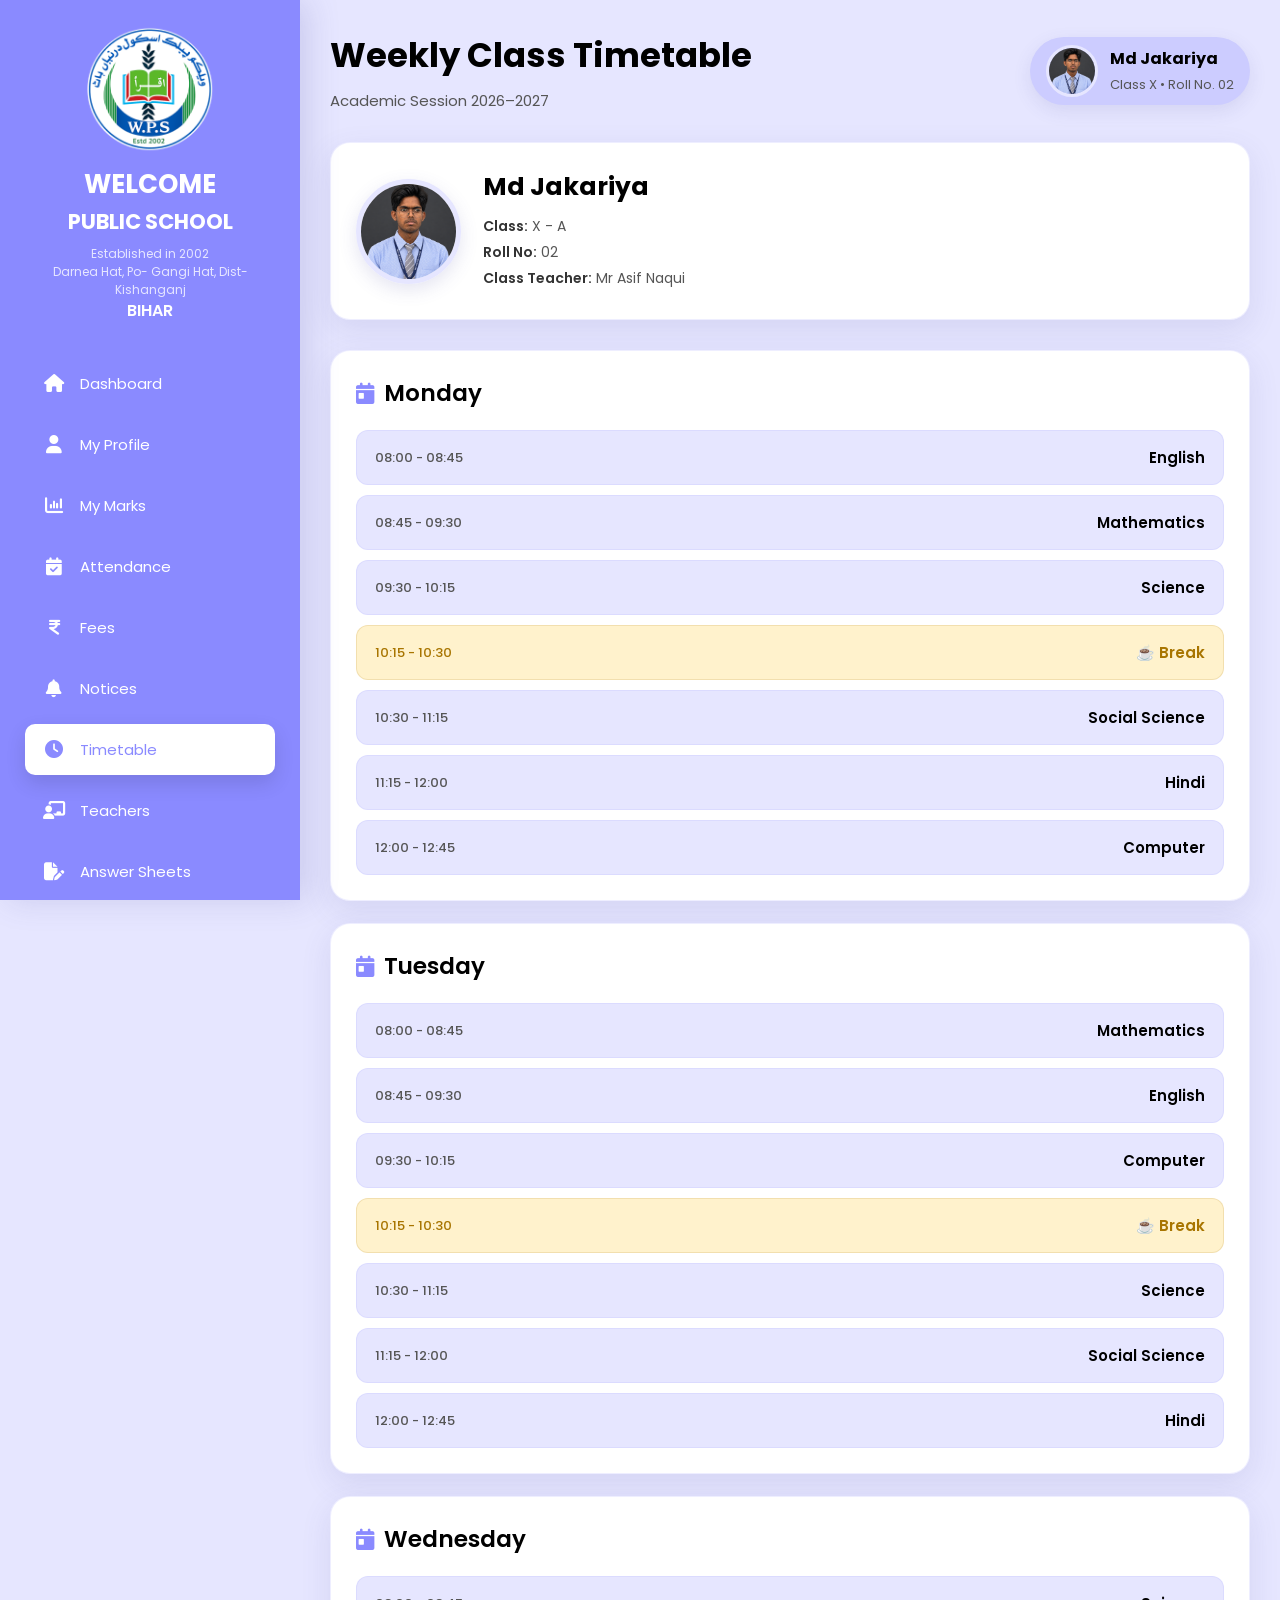
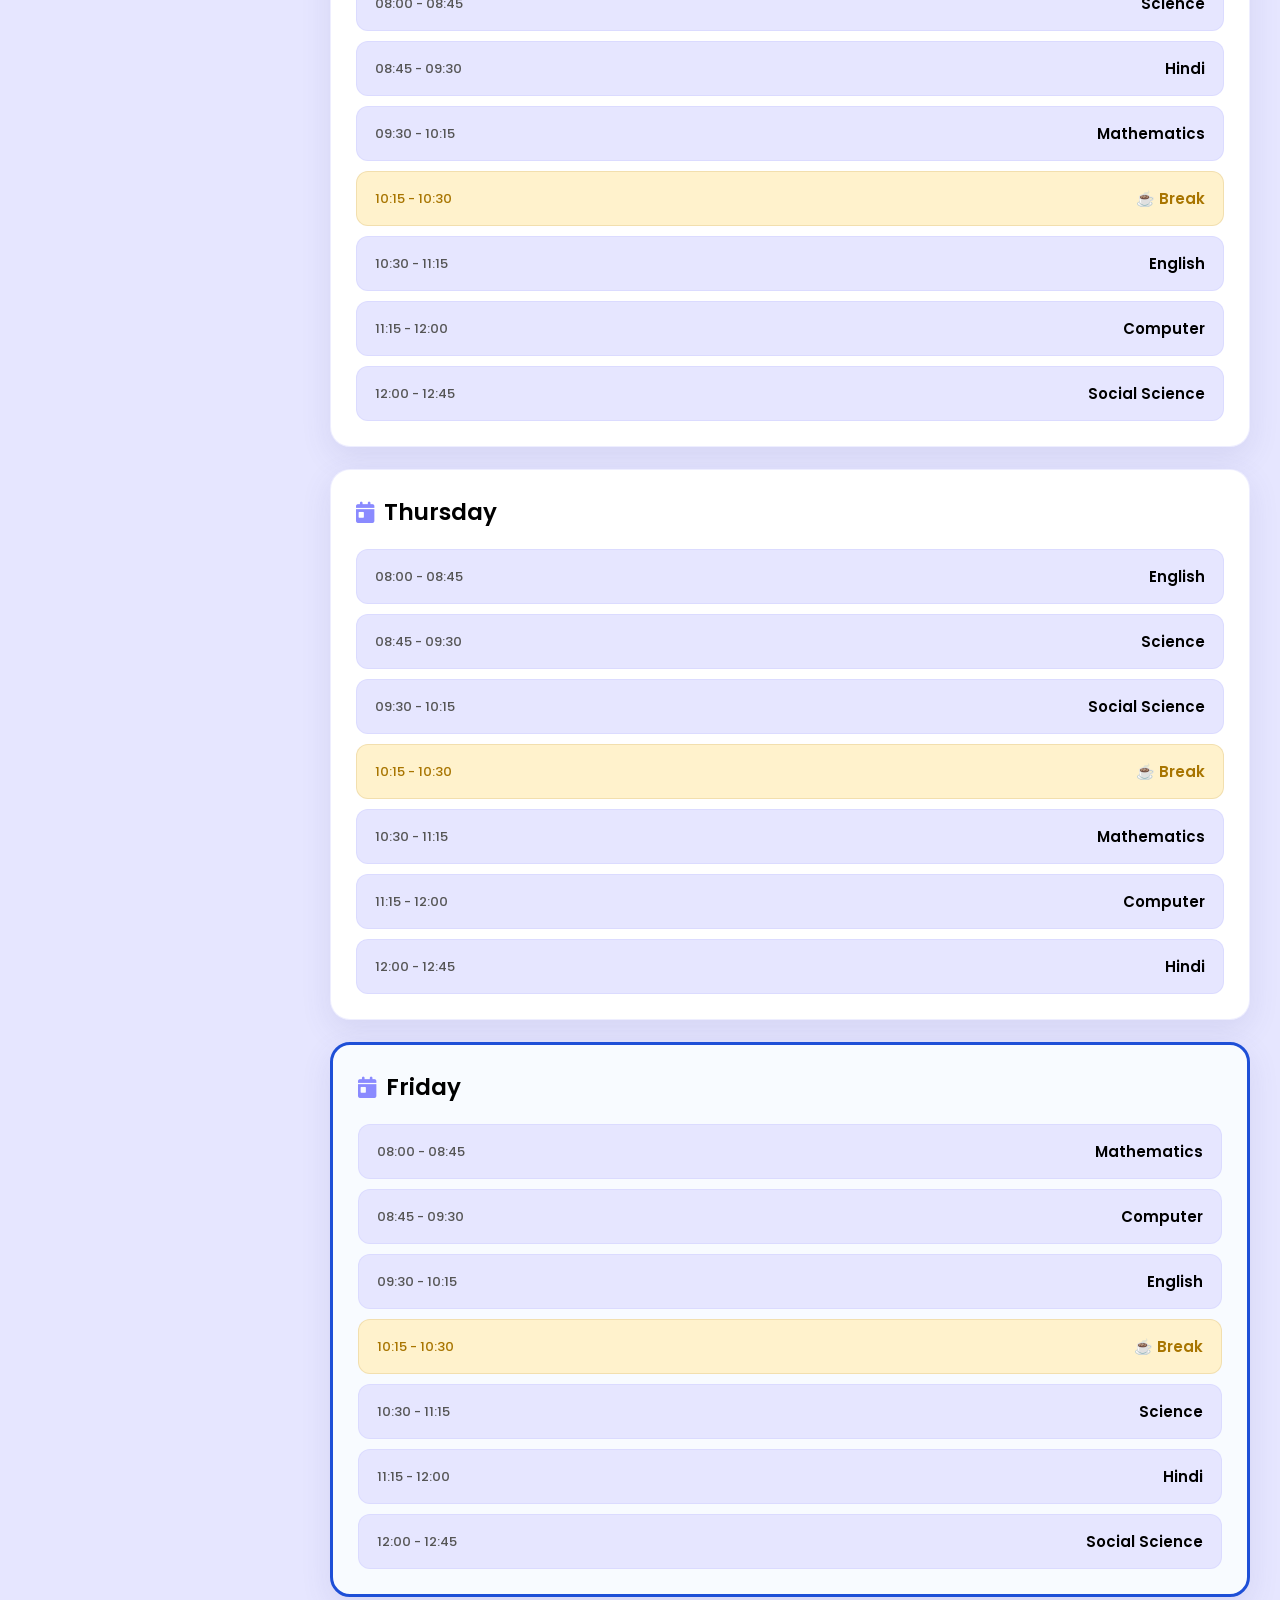
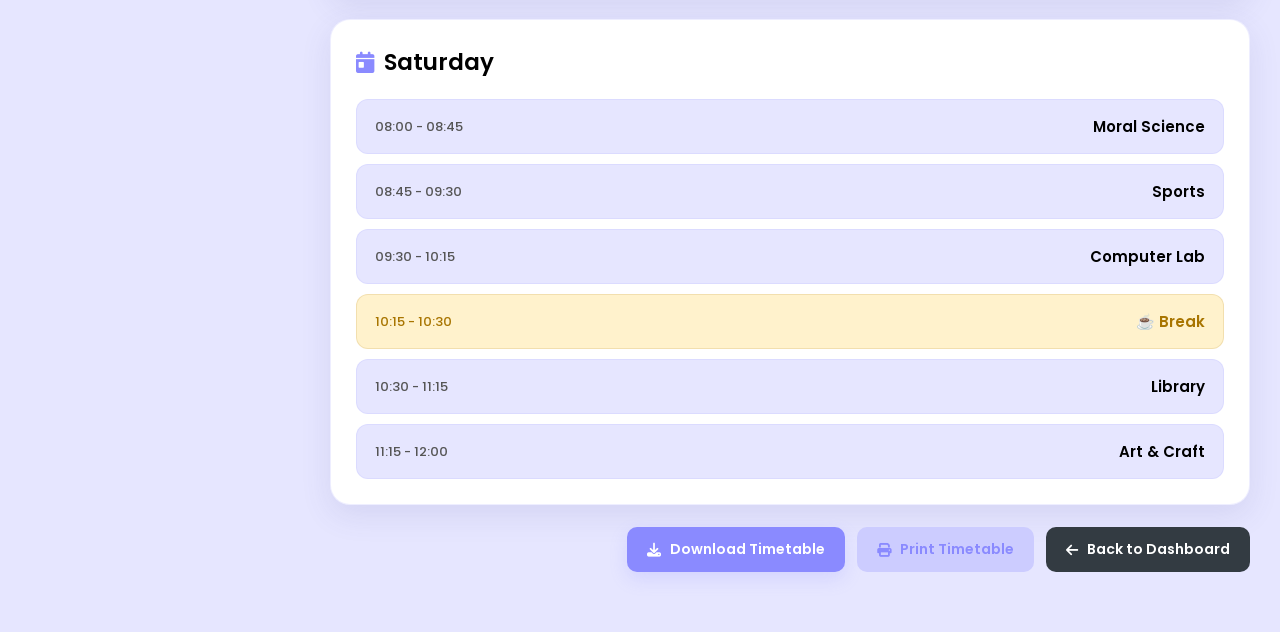
<file: timetable.html>
<!DOCTYPE html>
<html lang="en">

<head>

    <meta charset="UTF-8">
    <meta name="viewport" content="width=device-width, initial-scale=1.0">

    <title>Class Timetable | Welcome Public School</title>

    <link rel="stylesheet" href="timetable.css">

    <link rel="stylesheet"
    href="https://cdnjs.cloudflare.com/ajax/libs/font-awesome/6.5.2/css/all.min.css">
<!-- Favicon -->
<link rel="icon" type="image/x-icon" href="/favicon.ico">
<link rel="icon" type="image/png" sizes="16x16" href="/favicon-16x16.png">
<link rel="icon" type="image/png" sizes="32x32" href="/favicon-32x32.png">

<!-- Apple / Safari -->
<link rel="apple-touch-icon" sizes="180x180" href="/apple-touch-icon.png">

<!-- Android / PWA -->
<link rel="icon" type="image/png" sizes="192x192" href="/android-chrome-192x192.png">
<link rel="icon" type="image/png" sizes="512x512" href="/android-chrome-512x512.png">

<!-- Web App Manifest -->
<link rel="manifest" href="/site.webmanifest">

<!-- Theme color -->
<meta name="theme-color" content="#ffffff">


</head>

<body>

<div class="container">
    <div class="sidebar-overlay"></div>

    <!-- ================= SIDEBAR ================= -->

    <aside class="sidebar">

        <div class="logo">

            <img src="images/logo.png" alt="School Logo">

            <div class="logo-text">

                <h2>WELCOME</h2>

                <h3>PUBLIC SCHOOL</h3>

                <p>Established in 2002</p>

                <p>Darnea Hat, Po- Gangi Hat, Dist- Kishanganj</p>

                <p>BIHAR</p>

            </div>

        </div>

        <ul>

            <li onclick="location.href='dashboard.html'">
                <i class="fa-solid fa-house"></i>
                Dashboard
            </li>

            <li onclick="location.href='profile.html'">
                <i class="fa-solid fa-user"></i>
                My Profile
            </li>

            <li onclick="location.href='marks.html'">
                <i class="fa-solid fa-chart-column"></i>
                My Marks
            </li>

            <li onclick="location.href='attendance.html'">
                <i class="fa-solid fa-calendar-check"></i>
                Attendance
            </li>

            <li onclick="location.href='fees.html'">
              <i class="fa-solid fa-indian-rupee-sign"></i>
              <span>Fees</span>
            </li>

            <li onclick="location.href='notices.html'">
                <i class="fa-solid fa-bell"></i>
                Notices
            </li>

            <li class="active">
                <i class="fa-solid fa-clock"></i>
                Timetable
            </li>

            <li onclick="location.href='teachers.html'">
              <i class="fa-solid fa-chalkboard-user"></i>
              Teachers
            </li>

            <li onclick="location.href='answer-sheet.html'">

              <i class="fa-solid fa-file-pen"></i>
              Answer Sheets

            </li>

            <li onclick="location.href='results.html'">
              <i class="fa-solid fa-poll-h"></i> 
              Our Board Results
            </li>

            <li onclick="location.href='settings.html'">
              <i class="fa-solid fa-gear"></i>
              <span>Settings</span>
            </li>

            <li class="logout-btn" onclick="window.location.href='login.html'">
              <i class="fa-solid fa-right-from-bracket"></i>
              Logout
            </li>

        </ul>

    </aside>

    <!-- ================= MAIN CONTENT ================= -->

    <main class="main">

        <header>
            <button class="mobile-menu-toggle" type="button" aria-label="Open menu" aria-expanded="false">
                <i class="fa-solid fa-bars"></i>
            </button>

            <div>

                <h1>Weekly Class Timetable</h1>

                <p>Academic Session 2026–2027</p>

            </div>

            <div class="profile-box" onclick="location.href='profile.html'">

                <img src="images/student.jpg" alt="Student">

                <div>

                    <h3>Md Jakariya</h3>

                    <span>Class X • Roll No. 02</span>

                </div>

            </div>

        </header>

        <!-- ================= STUDENT CARD ================= -->

        <section class="student-card">

            <img src="images/student.jpg" alt="Student">

            <div class="student-info">

                <h2>Md Jakariya</h2>

                <p><strong>Class:</strong> X - A</p>

                <p><strong>Roll No:</strong> 02</p>

                <p><strong>Class Teacher:</strong> Mr Asif Naqui</p>

            </div>

        </section>

        <!-- ================= MONDAY ================= -->

        <section class="day-card">

            <h2><i class="fa-solid fa-calendar-day"></i> Monday</h2>

            <div class="period">
                <span>08:00 - 08:45</span>
                <strong>English</strong>
            </div>

            <div class="period">
                <span>08:45 - 09:30</span>
                <strong>Mathematics</strong>
            </div>

            <div class="period">
                <span>09:30 - 10:15</span>
                <strong>Science</strong>
            </div>

            <div class="period break">
                <span>10:15 - 10:30</span>
                <strong>☕ Break</strong>
            </div>

            <div class="period">
                <span>10:30 - 11:15</span>
                <strong>Social Science</strong>
            </div>

            <div class="period">
                <span>11:15 - 12:00</span>
                <strong>Hindi</strong>
            </div>

            <div class="period">
                <span>12:00 - 12:45</span>
                <strong>Computer</strong>
            </div>

        </section>
                <!-- ================= TUESDAY ================= -->

        <section class="day-card">

            <h2><i class="fa-solid fa-calendar-day"></i> Tuesday</h2>

            <div class="period">
                <span>08:00 - 08:45</span>
                <strong>Mathematics</strong>
            </div>

            <div class="period">
                <span>08:45 - 09:30</span>
                <strong>English</strong>
            </div>

            <div class="period">
                <span>09:30 - 10:15</span>
                <strong>Computer</strong>
            </div>

            <div class="period break">
                <span>10:15 - 10:30</span>
                <strong>☕ Break</strong>
            </div>

            <div class="period">
                <span>10:30 - 11:15</span>
                <strong>Science</strong>
            </div>

            <div class="period">
                <span>11:15 - 12:00</span>
                <strong>Social Science</strong>
            </div>

            <div class="period">
                <span>12:00 - 12:45</span>
                <strong>Hindi</strong>
            </div>

        </section>

        <!-- ================= WEDNESDAY ================= -->

        <section class="day-card">

            <h2><i class="fa-solid fa-calendar-day"></i> Wednesday</h2>

            <div class="period">
                <span>08:00 - 08:45</span>
                <strong>Science</strong>
            </div>

            <div class="period">
                <span>08:45 - 09:30</span>
                <strong>Hindi</strong>
            </div>

            <div class="period">
                <span>09:30 - 10:15</span>
                <strong>Mathematics</strong>
            </div>

            <div class="period break">
                <span>10:15 - 10:30</span>
                <strong>☕ Break</strong>
            </div>

            <div class="period">
                <span>10:30 - 11:15</span>
                <strong>English</strong>
            </div>

            <div class="period">
                <span>11:15 - 12:00</span>
                <strong>Computer</strong>
            </div>

            <div class="period">
                <span>12:00 - 12:45</span>
                <strong>Social Science</strong>
            </div>

        </section>

        <!-- ================= THURSDAY ================= -->

        <section class="day-card">

            <h2><i class="fa-solid fa-calendar-day"></i> Thursday</h2>

            <div class="period">
                <span>08:00 - 08:45</span>
                <strong>English</strong>
            </div>

            <div class="period">
                <span>08:45 - 09:30</span>
                <strong>Science</strong>
            </div>

            <div class="period">
                <span>09:30 - 10:15</span>
                <strong>Social Science</strong>
            </div>

            <div class="period break">
                <span>10:15 - 10:30</span>
                <strong>☕ Break</strong>
            </div>

            <div class="period">
                <span>10:30 - 11:15</span>
                <strong>Mathematics</strong>
            </div>

            <div class="period">
                <span>11:15 - 12:00</span>
                <strong>Computer</strong>
            </div>

            <div class="period">
                <span>12:00 - 12:45</span>
                <strong>Hindi</strong>
            </div>

        </section>

        <!-- ================= FRIDAY ================= -->

        <section class="day-card">

            <h2><i class="fa-solid fa-calendar-day"></i> Friday</h2>

            <div class="period">
                <span>08:00 - 08:45</span>
                <strong>Mathematics</strong>
            </div>

            <div class="period">
                <span>08:45 - 09:30</span>
                <strong>Computer</strong>
            </div>

            <div class="period">
                <span>09:30 - 10:15</span>
                <strong>English</strong>
            </div>

            <div class="period break">
                <span>10:15 - 10:30</span>
                <strong>☕ Break</strong>
            </div>

            <div class="period">
                <span>10:30 - 11:15</span>
                <strong>Science</strong>
            </div>

            <div class="period">
                <span>11:15 - 12:00</span>
                <strong>Hindi</strong>
            </div>

            <div class="period">
                <span>12:00 - 12:45</span>
                <strong>Social Science</strong>
            </div>

        </section>

        <!-- ================= SATURDAY ================= -->

        <section class="day-card">

            <h2><i class="fa-solid fa-calendar-day"></i> Saturday</h2>

            <div class="period">
                <span>08:00 - 08:45</span>
                <strong>Moral Science</strong>
            </div>

            <div class="period">
                <span>08:45 - 09:30</span>
                <strong>Sports</strong>
            </div>

            <div class="period">
                <span>09:30 - 10:15</span>
                <strong>Computer Lab</strong>
            </div>

            <div class="period break">
                <span>10:15 - 10:30</span>
                <strong>☕ Break</strong>
            </div>

            <div class="period">
                <span>10:30 - 11:15</span>
                <strong>Library</strong>
            </div>

            <div class="period">
                <span>11:15 - 12:00</span>
                <strong>Art & Craft</strong>
            </div>

        </section>

        <!-- ================= ACTION BUTTONS ================= -->

        <section class="button-section">

            <button class="download-btn">
                <i class="fa-solid fa-download"></i>
                Download Timetable
            </button>

            <button class="print-btn">
                <i class="fa-solid fa-print"></i>
                Print Timetable
            </button>

            <button class="back-btn" onclick="location.href='index.html'">
                <i class="fa-solid fa-arrow-left"></i>
                Back to Dashboard
            </button>

        </section>

    </main>

</div>

<script src="timetable.js"></script>
<script src="common.js"></script>

</body>

</html>
</file>
<file: learning.css>
/* =========================================================
           ROOT
           ========================================================= */

        :root {
            --primary: #8A8AFF;
            --secondary: #CCCCFF;
            --body-bg: #E6E6FF;
            --dark: #333B42;
            --white: #FFFFFF;
            --grey: #777777;
            --light-grey: #F7F7FF;
            --red: #D93636;
            --green: #35B96F;
        }


        /* =========================================================
           RESET
           ========================================================= */

        * {
            margin: 0;
            padding: 0;
            box-sizing: border-box;
        }

        html {
            scroll-behavior: smooth;
        }

        body {
            font-family: "Poppins", sans-serif;
            background: var(--body-bg);
            color: var(--dark);
            overflow-x: hidden;
        }

        a {
            text-decoration: none;
            color: inherit;
        }

        button {
            font-family: inherit;
        }


        /* =========================================================
           MAIN LAYOUT
           ========================================================= */

        .dashboard-container {
            display: flex;
            min-height: 100vh;
            width: 100%;
        }


        /* =========================================================
           SIDEBAR
           ========================================================= */

        .sidebar {
            width: 300px;
            min-width: 300px;
            height: 100vh;
            position: sticky;
            top: 0;
            overflow-y: auto;

            padding: 25px 18px;

            background: var(--primary);
            box-shadow: 8px 0 25px rgba(138, 138, 255, .15);

            z-index: 100;
        }

        .sidebar::-webkit-scrollbar {
            width: 5px;
        }

        .sidebar::-webkit-scrollbar-thumb {
            background: rgba(255,255,255,.4);
            border-radius: 20px;
        }


        /* =========================================================
           SCHOOL LOGO
           ========================================================= */

        .school-brand {
            text-align: center;
            color: var(--white);
            margin-bottom: 35px;
        }

        .school-brand img {
            width: 130px;
            height: 130px;
            object-fit: contain;
            display: block;
            margin: 0 auto 12px;
        }

        .school-brand h2 {
            font-size: 21px;
            line-height: 1.2;
            font-weight: 800;
            letter-spacing: .5px;
        }

        .school-brand h2 span {
            display: block;
        }

        .school-brand .established {
            font-size: 10px;
            font-weight: 600;
            margin-top: 7px;
            opacity: .9;
        }

        .school-brand .address {
            font-size: 9px;
            line-height: 1.6;
            margin-top: 7px;
            opacity: .85;
        }

        .address span {
          font-weight: bold;
          font-size: 14px;
        }


        /* =========================================================
           SIDEBAR MENU
           ========================================================= */

        .menu-title {
            color: rgba(255,255,255,.65);
            font-size: 10px;
            font-weight: 700;
            letter-spacing: 1.5px;
            margin: 0 0 12px 14px;
            text-transform: uppercase;
        }

        .sidebar-menu {
            display: flex;
            flex-direction: column;
            gap: 7px;
        }

        .sidebar-menu a {
            display: flex;
            align-items: center;
            gap: 14px;

            padding: 13px 15px;
            border-radius: 12px;

            color: white;
            font-size: 13px;
            font-weight: 500;

            transition: .25s ease;
        }

        .sidebar-menu a i {
            width: 20px;
            text-align: center;
            font-size: 15px;
        }

        .sidebar-menu a:hover {
            background: var(--secondary);
            color: var(--dark);
            transform: translateX(3px);
        }

        .sidebar-menu a.active {
            background: white;
            color: var(--primary);
            font-weight: 700;
            box-shadow: 0 5px 15px rgba(0,0,0,.06);
        }


        /* =========================================================
           SIDEBAR BOTTOM
           ========================================================= */

        .sidebar-bottom {
            margin-top: 35px;
            padding-top: 20px;
            border-top: 1px solid rgba(255,255,255,.2);
        }

        .back-dashboard {
            display: flex;
            align-items: center;
            justify-content: center;
            gap: 9px;

            padding: 12px;
            border-radius: 12px;

            background: rgba(255,255,255,.18);
            color: white;

            font-size: 12px;
            font-weight: 600;

            transition: .25s ease;
        }

        .back-dashboard:hover {
            background: white;
            color: var(--primary);
            
        }


        /* =========================================================
           MAIN CONTENT
           ========================================================= */

        .main-content {
            flex: 1;
            min-width: 0;
            padding: 30px;
        }


        /* =========================================================
           TOP HEADER
           ========================================================= */

        .top-header {
            display: flex;
            align-items: center;
            justify-content: space-between;
            gap: 20px;
            margin-bottom: 28px;
        }

        .page-heading small {
            display: block;
            color: var(--primary);
            font-size: 11px;
            font-weight: 700;
            letter-spacing: 1.5px;
            text-transform: uppercase;
            margin-bottom: 5px;
        }

        .page-heading h1 {
            font-size: 28px;
            line-height: 1.25;
            font-weight: 800;
            color: var(--dark);
        }

        .page-heading p {
            color: var(--grey);
            font-size: 13px;
            margin-top: 6px;
        }

        .header-actions {
            display: flex;
            align-items: center;
            gap: 15px;
        }

        .notification-btn {
            width: 43px;
            height: 43px;
            border-radius: 14px;
            background: white;
            display: flex;
            align-items: center;
            justify-content: center;
            color: var(--dark);
            position: relative;
            box-shadow: 0 5px 18px rgba(138,138,255,.1);
        }

        .notification-btn::after {
            content: "";
            width: 7px;
            height: 7px;
            background: var(--red);
            border-radius: 50%;
            position: absolute;
            top: 9px;
            right: 10px;
            border: 2px solid white;
        }

        .profile-mini {
            display: flex;
            align-items: center;
            gap: 10px;
            padding: 5px 12px 5px 5px;
            border-radius: 30px;
            background: white;
            box-shadow: 0 5px 18px rgba(138,138,255,.1);
        }

        .profile-mini img {
            width: 34px;
            height: 34px;
            object-fit: cover;
            border-radius: 50%;
        }

        .profile-mini span {
            font-size: 12px;
            font-weight: 700;
        }


        /* =========================================================
           SECTION HEADING
           ========================================================= */

        .section-heading {
            display: flex;
            justify-content: right;
            align-items: flex-end;
            gap: 20px;
            margin-bottom: 20px;
        }

        .section-kicker {
            display: block;
            color: var(--primary);
            font-size: 10px;
            font-weight: 800;
            letter-spacing: 2px;
            margin-bottom: 5px;
        }

        .section-heading h2 {
            font-size: 24px;
            font-weight: 800;
            color: var(--dark);
        }

        .section-heading p {
            color: var(--grey);
            font-size: 12px;
            margin-top: 5px;
        }

        .live-badge {
            display: flex;
            align-items: center;
            gap: 7px;

            padding: 8px 13px;
            border-radius: 30px;

            background: #FFE7E7;
            color: var(--red);

            font-size: 10px;
            font-weight: 800;
        }

        .live-badge span {
            width: 7px;
            height: 7px;
            border-radius: 50%;
            background: var(--red);
            animation: livePulse 1.5s infinite;
        }

        @keyframes livePulse {
            0%, 100% {
                opacity: 1;
                transform: scale(1);
            }

            50% {
                opacity: .4;
                transform: scale(.7);
            }
        }


        /* =========================================================
           JITSI MEETING WINDOW
           ========================================================= */

        .jitsi-wrapper {
            position: relative;

            width: calc(100% - 100px);
            margin: 0 50px;

            height: 600px;

            border: 1px solid var(--red);
            border-radius: 20px;

            overflow: hidden;
            background: #171725;

            box-shadow:
                0 15px 35px rgba(138,138,255,.16),
                0 0 0 5px rgba(217,54,54,.035);
        }

        .jitsi-header {
            height: 65px;
            padding: 0 22px;

            display: flex;
            align-items: center;
            justify-content: space-between;

            background: #24243A;
            border-bottom: 1px solid rgba(255,255,255,.08);
        }

        .meeting-title {
            display: flex;
            align-items: center;
            gap: 12px;
        }

        .meeting-live-dot {
            width: 10px;
            height: 10px;
            flex-shrink: 0;

            border-radius: 50%;
            background: var(--red);

            box-shadow: 0 0 12px rgba(217,54,54,.8);
        }

        .meeting-title strong {
            display: block;
            color: white;
            font-size: 14px;
        }

        .meeting-title small {
            display: block;
            color: #A6A6BC;
            font-size: 10px;
            margin-top: 3px;
        }

        .meeting-status {
            color: #B8B8C9;
            font-size: 11px;
            font-weight: 600;
        }

        .meeting-status.connected {
            color: #70DF9B;
        }

        #jitsi-container {
            display: none;
            width: 100%;
            height: calc(100% - 65px);
            background: #171725;
        }

        #jitsi-container iframe {
            width: 100% !important;
            height: 100% !important;
            border: none !important;
        }


        /* =========================================================
           JITSI JOIN PLACEHOLDER
           ========================================================= */

        .jitsi-placeholder {
            position: absolute;
            top: 65px;
            left: 0;
            right: 0;
            bottom: 0;

            display: flex;
            align-items: center;
            justify-content: center;
            flex-direction: column;

            text-align: center;
            padding: 30px;

            background:
                radial-gradient(
                    circle at center,
                    rgba(138,138,255,.16),
                    transparent 55%
                ),
                #171725;
        }

        .placeholder-icon {
            width: 85px;
            height: 85px;

            display: flex;
            align-items: center;
            justify-content: center;

            border-radius: 50%;
            background: rgba(138,138,255,.16);
            color: var(--secondary);

            font-size: 30px;
            margin-bottom: 22px;
        }

        .jitsi-placeholder h3 {
            color: white;
            font-size: 22px;
            margin-bottom: 10px;
        }

        .jitsi-placeholder p {
            color: #A8A8BB;
            font-size: 12px;
            margin-bottom: 25px;
        }

        .join-ptm-btn {
            border: none;
            cursor: pointer;

            display: flex;
            align-items: center;
            gap: 10px;

            padding: 13px 24px;
            border-radius: 12px;

            background: var(--primary);
            color: white;

            font-size: 13px;
            font-weight: 700;

            box-shadow: 0 8px 20px rgba(138,138,255,.3);
            transition: .25s ease;
        }

        .join-ptm-btn:hover {
            background: var(--secondary);
            color: var(--dark);
            transform: translateY(-3px);
        }

        .join-ptm-btn:active {
            transform: scale(.96);
        }


        /* =========================================================
           FOOTER
           ========================================================= */

        .page-footer {
            text-align: center;
            color: #9999B5;
            font-size: 11px;
            padding: 35px 0 10px;
        }


        /* =========================================================
           RESPONSIVE - 1200
           ========================================================= */

        @media (max-width: 1200px) {

            .sidebar {
                width: 250px;
                min-width: 250px;
            }

            .main-content {
                padding: 25px;
            }

            .jitsi-wrapper {
                width: calc(100% - 60px);
                margin: 0 30px;
            }

        }


        /* =========================================================
           RESPONSIVE - 950
           ========================================================= */

        @media (max-width: 950px) {

            .sidebar {
                width: 220px;
                min-width: 220px;
                padding: 22px 13px;
            }

            .main-content {
                padding: 22px;
            }

            .school-brand h2 {
                font-size: 18px;
            }

            .learning-hero {
                padding: 25px;
            }

            .jitsi-wrapper {
                width: calc(100% - 40px);
                margin: 0 20px;
                height: 570px;
            }

        }


        /* =========================================================
           RESPONSIVE - 700
           ========================================================= */

        @media (max-width: 700px) {

            .dashboard-container {
                flex-direction: column;
            }

            .sidebar {
                position: relative;
                width: 150px;
                min-width: 150px;
                height: auto;
                padding: 20px;
            }

            .school-brand {
                margin-bottom: 22px;
            }

            .sidebar-menu {
                display: grid;
                grid-template-columns: repeat(2, 1fr);
                gap: 7px;
            }

            .sidebar-menu a {
                font-size: 11px;
                padding: 11px 10px;
                gap: 8px;
            }

            .sidebar-bottom {
                margin-top: 22px;
            }

            .main-content {
                padding: 18px;
            }

            .top-header {
                align-items: flex-start;
                flex-direction: column;
            }

            .header-actions {
                width: 100%;
                justify-content: flex-end;
            }

            .learning-hero {
                padding: 23px;
            }

            .hero-content h2 {
                font-size: 21px;
            }

            .hero-icon {
                width: 60px;
                height: 60px;
                font-size: 25px;
            }

            .meeting-announcement {
                align-items: flex-start;
                flex-direction: column;
            }

            .join-announcement-btn {
                width: 100%;
                justify-content: center;
            }

            .section-heading {
                align-items: flex-start;
                flex-direction: column;
            }

            .jitsi-wrapper {
                width: 100%;
                margin: 0;
                height: 520px;
                border-radius: 16px;
            }

            .jitsi-header {
                padding: 0 14px;
            }

            .meeting-title strong {
                font-size: 12px;
            }

            .meeting-title small {
                font-size: 9px;
            }

            .meeting-status {
                font-size: 10px;
            }

        }


        /* =========================================================
           RESPONSIVE - 450
           ========================================================= */

        @media (max-width: 450px) {

            .sidebar-menu {
                grid-template-columns: 1fr;
            }

            .page-heading h1 {
                font-size: 23px;
            }

            .learning-hero {
                padding: 20px;
            }

            .hero-content h2 {
                font-size: 19px;
            }

            .hero-content p {
                font-size: 11px;
            }

            .hero-icon {
                display: none;
            }

            .announcement-left {
                align-items: flex-start;
            }

            .announcement-info h3 {
                font-size: 13px;
            }

            .jitsi-wrapper {
                height: 470px;
            }

            .jitsi-header {
                height: 58px;
            }

            #jitsi-container {
                height: calc(100% - 58px);
            }

            .jitsi-placeholder {
                top: 58px;
            }

            .jitsi-placeholder h3 {
                font-size: 18px;
            }

            .jitsi-placeholder p {
                font-size: 11px;
            }

        }


/* =========================================================
   LIVE MEETING CAMERA ICON
   ========================================================= */

.placeholder-icon {
    width: 88px;
    height: 88px;

    display: flex;
    align-items: center;
    justify-content: center;

    position: relative;
    isolation: isolate;

    border-radius: 50%;
    background: rgba(138, 138, 255, 0.22);

    color: #ccccff;
    font-size: 30px;

    margin: 0 auto 25px;
}

.placeholder-icon > i {
    position: relative;
    z-index: 5;
}


/* Waves remain hidden normally */

.camera-wave {
    position: absolute;

    width: 88px;
    height: 88px;

    border-radius: 50%;
    border: 2px solid #8a8aff;

    opacity: 0;
    transform: scale(1);

    pointer-events: none;
}


/* Activate waves only when meeting is live */

.placeholder-icon.meeting-live .camera-wave {
    animation: cameraWave 2.4s ease-out infinite;
}

.placeholder-icon.meeting-live .wave-two {
    animation-delay: 0.8s;
}

.placeholder-icon.meeting-live .wave-three {
    animation-delay: 1.6s;
}


@keyframes cameraWave {
    0% {
        opacity: 0.65;
        transform: scale(1);
    }

    70% {
        opacity: 0;
        transform: scale(1.85);
    }

    100% {
        opacity: 0;
        transform: scale(1.85);
    }
}


/* Slight camera breathing effect */

.placeholder-icon.meeting-live > i {
    animation: cameraBreathing 1.8s ease-in-out infinite;
}

@keyframes cameraBreathing {
    0%,
    100% {
        transform: scale(1);
    }

    50% {
        transform: scale(1.12);
    }
}


/* =========================================================
   DASHBOARD / PROFILE / MARKS HEADER + SIDEBAR SYSTEM
   Applied only to the shell; page content remains unchanged.
   ========================================================= */

/* Desktop foundation */
.sidebar {
    width: 300px !important;
    background: #8A8AFF !important;
    padding: 25px !important;
    display: flex !important;
    flex-direction: column !important;
    height: 100vh !important;
    overflow-y: auto !important;
    overflow-x: hidden !important;
    position: sticky !important;
    top: 0 !important;
    flex-shrink: 0 !important;
    box-shadow: 8px 0 30px rgba(80,80,160,.18) !important;
    z-index: 100 !important;
}

.sidebar ul {
    margin: 0;
    padding: 0;
    list-style: none;
}

.sidebar ul li, .sidebar-menu a {
    display: flex;
    align-items: center;
    gap: 15px;
    padding: 14px 18px;
    border-radius: 10px;
    margin-bottom: 10px;
    cursor: pointer;
    transition: all .15s ease;
    font-size: 15px;
    color: #FFFFFF;
    text-decoration: none;
    box-sizing: border-box;
}
.sidebar ul li:hover, .sidebar-menu a:hover { background: #CCCCFF !important; color:#000 !important; }
.sidebar ul li.active, .sidebar-menu a.active {
    background:#FFFFFF !important; color:#8A8AFF !important;
    box-shadow:0 8px 20px rgba(0,0,0,.12) !important;
}
.sidebar ul li i, .sidebar-menu a i { width:22px; min-width:22px; text-align:center; font-size:18px; }

/* Dashboard-style branding for the Learning Center sidebar */
.school-brand {
    display:flex !important; flex-direction:column !important; align-items:center !important;
    justify-content:center !important; text-align:center !important; margin-bottom:35px !important;
}
.school-brand img { width:130px !important; height:130px !important; object-fit:contain !important; margin-bottom:15px !important; }
.school-brand h2 { margin:0 !important; }
.school-brand h2 span { display:block; color:#fff !important; font-size:26px !important; font-weight:700 !important; line-height:1.05 !important; }
.school-brand .established, .school-brand .address { color:#E6E6FF !important; font-size:12px !important; line-height:1.5 !important; margin-top:7px !important; }
.school-brand .address span { color:#fff !important; font-size:16px !important; font-weight:600 !important; }
.menu-title { color:#fff !important; font-size:13px !important; font-weight:600 !important; margin:0 0 10px !important; }
.sidebar-bottom { margin-top:auto !important; }

/* Dashboard-style desktop header */
header, .results-header, .top-header {
    display:flex !important; justify-content:space-between !important; align-items:center !important;
    margin-bottom:30px !important; gap:25px;
}
.results-header { padding:0 !important; border-radius:0 !important; background:transparent !important; border:0 !important; box-shadow:none !important; backdrop-filter:none !important; overflow:visible !important; }
header .mobile-menu-toggle, .results-header .mobile-menu-toggle, .top-header .mobile-menu-toggle { display:none; }
header h1, .results-header h1, .top-header h1 { font-size:34px !important; font-weight:700 !important; color:#000 !important; margin:0 !important; line-height:1.15 !important; }
header p, .results-header .header-content p, .top-header p { color:#555 !important; margin-top:8px !important; }
.header-right, .header-actions { display:flex !important; align-items:center !important; gap:25px !important; }
.notification, .notification-btn {
    position:relative; width:48px !important; height:48px !important; min-width:48px;
    background:#CCCCFF !important; border-radius:50% !important; display:flex !important; justify-content:center; align-items:center;
    box-shadow:0 6px 18px rgba(80,80,160,.12) !important; text-decoration:none !important; color:#8A8AFF !important;
}
.notification i, .notification-btn i { color:#8A8AFF !important; font-size:20px !important; }
.profile, .profile-box, .profile-mini {
    display:flex !important; align-items:center !important; gap:12px !important;
    background:#CCCCFF !important; padding:8px 16px !important; border-radius:50px !important;
    box-shadow:0 6px 18px rgba(80,80,160,.12) !important; text-decoration:none !important; color:inherit !important;
}
.profile img, .profile-box img, .profile-mini img { width:52px !important; height:52px !important; border-radius:50% !important; object-fit:cover !important; border:3px solid #E6E6FF !important; }
.profile-mini span { color:#000 !important; font-size:14px !important; }

/* Tablet: exact dashboard drawer model */
@media (max-width:1200px) { .sidebar { width:250px !important; } }
@media (min-width:768px) and (max-width:950px) {
    body { overflow-x:hidden !important; }
    header, .results-header, .top-header {
        position:fixed !important; top:0; left:0; right:0; height:80px !important; z-index:1000 !important;
        margin:0 !important; padding:10px 22px !important; background:#fff !important;
        border-bottom:1px solid rgb(226,226,226) !important; box-shadow:none !important;
        display:flex !important; flex-direction:row !important; align-items:center !important; justify-content:space-between !important; gap:14px !important;
    }
    .mobile-menu-toggle {
        position:relative !important; width:48px !important; height:48px !important; flex:0 0 48px !important;
        display:flex !important; align-items:center; justify-content:center; background:#E6E6FF !important;
        color:#8A8AFF !important; border:0; border-radius:10px; font-size:22px; z-index:2147483647;
    }
    header > div:first-of-type, .results-header > .header-content, .top-header > .page-heading { min-width:0; flex:1 1 auto; margin:0 !important; }
    header h1, .results-header h1, .top-header h1 { font-size:26px !important; white-space:nowrap; overflow:hidden; text-overflow:ellipsis; }
    header p, .results-header .header-content p, .top-header p { font-size:12px !important; margin-top:3px !important; white-space:nowrap; overflow:hidden; text-overflow:ellipsis; }
    .header-right, .header-actions { width:auto !important; flex:0 0 auto !important; gap:12px !important; }
    .profile, .profile-box, .profile-mini { height:56px !important; padding:5px 12px !important; box-shadow:none !important; }
    .profile img, .profile-box img, .profile-mini img { width:46px !important; height:46px !important; }
    .main-content { padding-top:104px !important; }
    .main { padding-top:104px !important; }
    .sidebar {
        position:fixed !important; top:0 !important; left:0 !important; bottom:0 !important;
        width:min(300px,78vw) !important; height:100vh !important; padding:22px !important;
        transform:translateX(-105%) !important; transition:transform .28s ease !important;
        z-index:2147483647 !important; box-shadow:none !important; display:flex !important;
    }
    .sidebar.sidebar-open { transform:translateX(0) !important; }
    .sidebar-overlay { position:fixed; inset:0; display:block; background:rgba(0,0,0,.38); opacity:0; visibility:hidden; pointer-events:none; transition:opacity .28s ease,visibility .28s ease; z-index:2147483646; }
    body.sidebar-is-open .sidebar-overlay { opacity:1; visibility:visible; pointer-events:auto; }
    body.sidebar-is-open .sidebar, body.sidebar-is-open .mobile-menu-toggle { z-index:2147483647 !important; }
    .school-brand img { width:110px !important; height:110px !important; }
}

/* Mobile: exact dashboard drawer/header model */
@media (max-width:767px) {
    html, body { scrollbar-width:none; }
    html::-webkit-scrollbar, body::-webkit-scrollbar, .sidebar::-webkit-scrollbar { width:0; height:0; display:none; }
    body { overflow-x:hidden !important; }
    header, .results-header, .top-header {
        position:fixed !important; top:0; left:0; right:0; height:60px !important; z-index:1000 !important;
        margin:0 !important; padding:7px 14px !important; background:#fff !important;
        border-bottom:1px solid rgb(226,226,226) !important; box-shadow:none !important;
        display:flex !important; flex-direction:row !important; align-items:center !important; justify-content:space-between !important; gap:7px !important;
    }
    .mobile-menu-toggle {
        position:relative !important; width:40px !important; height:40px !important; flex:0 0 40px !important;
        display:flex !important; align-items:center; justify-content:center; background:#E6E6FF !important;
        color:#8A8AFF !important; border:0; border-radius:9px; font-size:19px; z-index:2147483647;
    }
    header > div:first-of-type, .results-header > .header-content, .top-header > .page-heading { min-width:0; flex:1 1 auto; margin:0 !important; }
    header h1, .results-header h1, .top-header h1 { font-size:clamp(15px,4.2vw,21px) !important; line-height:1.15 !important; white-space:nowrap; overflow:hidden; text-overflow:ellipsis; }
    header p, .results-header .header-content p, .top-header p { font-size:9px !important; margin-top:1px !important; white-space:nowrap; overflow:hidden; text-overflow:ellipsis; }
    .header-right, .header-actions { width:auto !important; flex:0 0 auto !important; gap:6px !important; }
    .notification, .notification-btn { width:38px !important; height:38px !important; min-width:38px; box-shadow:none !important; }
    .notification i, .notification-btn i { font-size:16px !important; }
    .profile, .profile-box, .profile-mini { width:40px !important; height:40px !important; padding:3px !important; gap:0 !important; justify-content:center !important; border-radius:50% !important; box-shadow:none !important; }
    .profile img, .profile-box img, .profile-mini img { width:100% !important; height:100% !important; border:2px solid #E6E6FF !important; }
    .profile > div, .profile > i, .profile-box > div, .profile-mini span { display:none !important; }
    .main-content { width:100%; padding:78px 14px 20px !important; }
    .main { width:100%; padding:78px 14px 20px !important; }
    .sidebar {
        position:fixed !important; top:0 !important; left:0 !important; bottom:0 !important;
        width:min(310px,86vw) !important; height:100vh !important; max-height:100vh !important;
        padding:22px !important; overflow-y:auto !important; overflow-x:hidden !important;
        transform:translateX(-105%) !important; transition:transform .28s ease !important;
        z-index:2147483647 !important; box-shadow:none !important; display:flex !important; flex-direction:column !important;
        background:#8A8AFF !important;
    }
    .sidebar.sidebar-open { transform:translateX(0) !important; }
    .sidebar-overlay { position:fixed; inset:0; display:block; background:rgba(0,0,0,.38); opacity:0; visibility:hidden; pointer-events:none; transition:opacity .28s ease,visibility .28s ease; z-index:2147483646; }
    body.sidebar-is-open .sidebar-overlay { opacity:1; visibility:visible; pointer-events:auto; }
    body.sidebar-is-open .sidebar, body.sidebar-is-open .mobile-menu-toggle { z-index:2147483647 !important; }
    .logo, .school-brand { margin-bottom:25px !important; }
    .logo img, .school-brand img { width:90px !important; height:90px !important; }
    .logo-text h2, .school-brand h2 span { font-size:20px !important; }
    .logo-text .school-info, .school-brand .established, .school-brand .address { font-size:9px !important; }
    .sidebar ul, .sidebar-menu { display:flex !important; flex-direction:column !important; gap:0 !important; margin:0 !important; padding:0 !important; }
    .sidebar ul li, .sidebar-menu a { margin-bottom:8px !important; padding:12px 14px !important; font-size:14px !important; width:100%; }
    .motivation { display:none !important; }
}

@media (max-width:420px) {
    .main-content, .main { padding-left:10px !important; padding-right:10px !important; }
    header, .results-header, .top-header { padding-left:12px !important; padding-right:8px !important; }
    header h1, .results-header h1, .top-header h1 { font-size:15px !important; }
    header p, .results-header .header-content p, .top-header p { font-size:8px !important; }
    .mobile-menu-toggle { width:36px !important; height:36px !important; flex-basis:36px !important; font-size:17px !important; }
    .notification, .notification-btn { width:35px !important; height:35px !important; min-width:35px; }
    .profile, .profile-box, .profile-mini { width:37px !important; height:37px !important; }
    .header-right, .header-actions { gap:4px !important; }
}

@media (hover:none) and (pointer:coarse) {
    .sidebar ul li:hover, .sidebar-menu a:hover, .profile:hover, .profile-box:hover, .profile-mini:hover, .notification:hover, .notification-btn:hover { transform:none !important; }
}
</file>
<file: ai-tutor.css>
/* =========================================================
   NADAF CREATES AI TUTOR
   COMPACT + RESPONSIVE VERSION
   Works with learning.css
   ========================================================= */


/* =========================================================
   GLOBAL PAGE FIT
   ========================================================= */

html,
body {
    width: 100%;
    height: 100%;
    min-height: 100%;
    margin: 0;
    padding: 0;

    overflow: hidden;
}

body {
    box-sizing: border-box;
}

*,
*::before,
*::after {
    box-sizing: border-box;
}


/* =========================================================
   DASHBOARD CONTAINER
   ========================================================= */

.dashboard-container {
    width: 100%;
    height: 100dvh;
    min-height: 100dvh;

    overflow: hidden;
}


/* =========================================================
   MAIN CONTENT
   IMPORTANT:
   The page itself never scrolls.
   AI chat body handles its own internal scrolling.
   ========================================================= */

.main-content {
    width: 100%;
    height: 100dvh;
    min-height: 0;

    display: flex;
    flex-direction: column;

    overflow: hidden;

    padding-bottom: 8px;
}


/* =========================================================
   TOP HEADER
   Compact override
   ========================================================= */

.top-header {
    flex: 0 0 auto;

    min-height: 58px;

    padding-top: 10px;
    padding-bottom: 10px;
}


/* =========================================================
   PAGE HEADING
   ========================================================= */

.page-heading small {
    font-size: 9px;
    letter-spacing: 1.5px;
}

.page-heading h1 {
    margin: 2px 0 3px;

    font-size: clamp(18px, 1.7vw, 25px);
    line-height: 1.2;
}

.page-heading p {
    margin: 0;

    font-size: 10px;
    line-height: 1.4;
}


/* =========================================================
   HEADER ACTIONS
   ========================================================= */

.header-actions {
    gap: 7px;
}

.notification-btn {
    width: 32px;
    height: 32px;

    font-size: 12px;
}

.profile-mini {
    gap: 6px;
}

.profile-mini img {
    width: 31px;
    height: 31px;
}

.profile-mini span {
    font-size: 10px;
}


/* =========================================================
   INTRODUCTION CARD
   Kept compact if used elsewhere
   ========================================================= */

.ai-tutor-intro {
    width: 100%;

    display: flex;
    align-items: center;
    justify-content: space-between;

    gap: 18px;

    margin-bottom: 10px;
    padding: 16px 20px;

    border-radius: 16px;

    background:
        linear-gradient(
            135deg,
            rgba(255, 255, 255, 0.94),
            rgba(230, 230, 255, 0.95)
        );

    border: 1px solid rgba(138, 138, 255, 0.22);

    box-shadow:
        0 8px 22px rgba(80, 70, 150, 0.07);

    position: relative;
    overflow: hidden;
}

.ai-tutor-intro::before {
    content: "";

    position: absolute;

    top: -60px;
    right: 80px;

    width: 150px;
    height: 150px;

    border-radius: 50%;

    background: rgba(138, 138, 255, 0.09);

    pointer-events: none;
}

.ai-intro-content {
    position: relative;
    z-index: 2;
}

.ai-intro-content small {
    display: block;

    margin-bottom: 4px;

    color: #7777e8;

    font-size: 9px;
    font-weight: 700;

    letter-spacing: 1.4px;
    text-transform: uppercase;
}

.ai-intro-content h2 {
    margin: 0 0 4px;

    color: #333b42;

    font-size: 21px;
    line-height: 1.2;
    font-weight: 700;
}

.ai-intro-content p {
    max-width: 600px;

    margin: 0;

    color: #707783;

    font-size: 10px;
    line-height: 1.5;
}

.ai-intro-icon {
    width: 58px;
    height: 58px;

    flex-shrink: 0;

    display: flex;
    align-items: center;
    justify-content: center;

    border-radius: 17px;

    color: #ffffff;
    font-size: 24px;

    background:
        linear-gradient(
            145deg,
            #8a8aff,
            #6868dc
        );

    box-shadow:
        0 8px 18px rgba(138, 138, 255, 0.25);

    transform: rotate(4deg);

    position: relative;
    z-index: 2;
}

.ai-intro-icon i {
    transform: rotate(-4deg);
}


/* =========================================================
   MODE SWITCHER
   ========================================================= */

.learning-mode-switcher {
    width: 100%;

    flex: 0 0 auto;

    display: flex;
    flex-direction: column;
    align-items: center;
    justify-content: center;

    gap: 4px;

    margin-bottom: 8px;
}

.mode-switch-group {
    display: inline-flex;
    align-items: center;

    gap: 4px;

    padding: 4px;

    border-radius: 11px;

    background: rgba(255, 255, 255, 0.75);

    border: 1px solid rgba(138, 138, 255, 0.16);

    box-shadow:
        0 4px 12px rgba(70, 65, 130, 0.05);
}

.mode-switch {
    display: inline-flex;
    align-items: center;
    justify-content: center;

    gap: 6px;

    padding: 7px 11px;

    border: none;
    border-radius: 8px;

    color: #777783;
    background: transparent;

    font-family: "Poppins", sans-serif;

    font-size: 10px;
    font-weight: 600;

    cursor: pointer;

    transition:
        color 0.25s ease,
        background 0.25s ease,
        box-shadow 0.25s ease,
        transform 0.25s ease;
}

.mode-switch i {
    font-size: 10px;
}

.mode-switch:hover {
    color: #6868dc;
    background: rgba(138, 138, 255, 0.08);
}

.mode-switch.active {
    color: #ffffff;

    background:
        linear-gradient(
            135deg,
            #8a8aff,
            #7070df
        );

    box-shadow:
        0 4px 11px rgba(138, 138, 255, 0.22);
}

.mode-switch.active:hover {
    color: #ffffff;

    transform: translateY(-1px);
}

.ai-page-label {
    color: #898995;

    font-size: 8px;
    font-weight: 500;
}


/* =========================================================
   AI TUTOR WINDOW
   ========================================================= */

/*
   IMPORTANT:

   The window no longer has fixed heights such as
   650px / 620px / 600px.

   It simply occupies the remaining available height
   inside .main-content.

   This is what prevents the window from falling below
   the viewport.
*/

.ai-tutor-window {
    width: calc(100% - 40px);

    margin: 0 20px;

    flex: 1 1 0;

    min-height: 0;
    height: auto;
    max-height: none;

    display: flex;
    flex-direction: column;

    overflow: hidden;

    position: relative;

    border-radius: 18px;

    background:
        linear-gradient(
            145deg,
            #141423 0%,
            #1b1b31 45%,
            #272044 100%
        );

    border: 1px solid rgba(138, 138, 255, 0.32);

    box-shadow:
        0 15px 40px rgba(15, 15, 35, 0.14);
}


/* =========================================================
   FULLSCREEN STATE
   ========================================================= */

/*
   JS should add:

   .fullscreen

   to .ai-tutor-window.

   This turns ONLY the AI Tutor window into a complete
   viewport page.

   Sidebar, header and page footer are NOT shown in this
   state because the AI window itself covers the viewport.
*/

.ai-tutor-window.fullscreen {
    position: fixed;

    top: 0;
    right: 0;
    bottom: 0;
    left: 0;

    width: 100vw;
    height: 100dvh;

    min-height: 100dvh;
    max-height: none;

    margin: 0;

    border-radius: 0;

    z-index: 99999;

    box-shadow: none;
}


/* =========================================================
   CHAT HEADER
   ========================================================= */

.ai-chat-header {
    width: 100%;

    flex: 0 0 auto;

    min-height: 58px;

    display: flex;
    align-items: center;
    justify-content: space-between;

    gap: 10px;

    padding: 9px 14px;

    position: relative;
    z-index: 20;

    overflow: visible;

    border-bottom:
        1px solid rgba(255, 255, 255, 0.08);

    background:
        rgba(20, 20, 35, 0.55);

    backdrop-filter: blur(14px);
    -webkit-backdrop-filter: blur(14px);
}


/* =========================================================
   CHAT TITLE
   ========================================================= */

.ai-chat-title {
    display: flex;
    align-items: center;

    gap: 9px;

    min-width: 0;
    
}

.ai-chat-logo img {
    width: 34px;
    height: 34px;

    flex-shrink: 0;

    display: flex;
    align-items: center;
    justify-content: center;

    border-radius: 6px;

    color: #ffffff;

    font-size: 14px;

    background:
        linear-gradient(
            135deg,
            #8a8aff,
            #5d5dc9
        );

    box-shadow:
        0 5px 13px rgba(138, 138, 255, 0.23);
        
}

.company-name {
  margin-left: 4px;
}

.ai-chat-title strong {
    display: block;

    margin-bottom: 1px;

    color: #ffffff;

    font-size: 11px;
    font-weight: 700;
}

.ai-online-status {
    display: flex;
    align-items: center;

    gap: 4px;

    color: rgba(255, 255, 255, 0.48);

    font-size: 8px;
    font-weight: 400;

    white-space: nowrap;
}

.online-dot {
    width: 5px;
    height: 5px;

    flex-shrink: 0;

    border-radius: 50%;

    background: #65d69b;

    box-shadow:
        0 0 0 3px rgba(101, 214, 155, 0.08);
}


/* =========================================================
   MODEL SELECTOR
   ========================================================= */

.ai-model-selector {
    position: relative;

    z-index: 100;

    flex-shrink: 0;

    margin-right: 38px;
}

.model-selector-button {
    min-width: 118px;

    display: flex;
    align-items: center;
    justify-content: space-between;

    gap: 8px;

    padding: 6px 8px;

    border: 1px solid rgba(255, 255, 255, 0.12);

    border-radius: 8px;

    color: rgba(255, 255, 255, 0.8);

    background: rgba(255, 255, 255, 0.055);

    font-family: "Poppins", sans-serif;

    font-size: 9px;
    font-weight: 600;

    cursor: pointer;

    transition:
        background 0.2s ease,
        border-color 0.2s ease;
}

.model-selector-button:hover {
    background: rgba(138, 138, 255, 0.13);

    border-color:
        rgba(138, 138, 255, 0.45);
}

.model-selector-button > i {
    color: rgba(255, 255, 255, 0.45);

    font-size: 8px;

    transition:
        transform 0.2s ease;
}

.model-selector-left {
    display: flex;
    align-items: center;

    gap: 6px;

    min-width: 0;
}

.selected-model-icon {
    width: 19px;
    height: 19px;

    display: flex;
    align-items: center;
    justify-content: center;

    flex-shrink: 0;

    border-radius: 6px;

    color: #040404;

    background: #fefefe;

    font-size: 8px;
    font-weight: 700;
}


/* =========================================================
   MODEL DROPDOWN
   ========================================================= */

.model-dropdown {
    position: absolute;

    top: calc(100% + 7px);
    right: 0;

    z-index: 99999;

    min-width: 175px;

    padding: 5px;

    border:
        1px solid rgba(138, 138, 255, 0.25);

    border-radius: 10px;

    background: #24243b;

    box-shadow:
        0 15px 30px rgba(0, 0, 0, 0.35);

    opacity: 0;
    visibility: hidden;
    pointer-events: none;

    transform: translateY(-6px);

    transition:
        opacity 0.2s ease,
        visibility 0.2s ease,
        transform 0.2s ease;
}

.model-dropdown.show {
    opacity: 1;
    visibility: visible;
    pointer-events: auto;

    transform: translateY(0);
}

.model-option {
    width: 100%;

    display: flex;
    align-items: center;

    gap: 7px;

    padding: 7px;

    border: none;
    border-radius: 7px;

    color: rgba(255, 255, 255, 0.72);

    background: transparent;

    font-family: "Poppins", sans-serif;

    font-size: 9px;
    font-weight: 500;

    text-align: left;

    cursor: pointer;

    transition:
        color 0.2s ease,
        background 0.2s ease;
}

.model-option:hover {
    color: #ffffff;

    background:
        rgba(138, 138, 255, 0.14);
}

.model-option.selected {
    color: #ffffff;

    background:
        rgba(138, 138, 255, 0.18);
}

.model-option-icon img {
    width: 20px;
    height: 20px;

    display: flex;
    align-items: center;
    justify-content: center;

    flex-shrink: 0;

    border-radius: 6px;

    color: #ffffff;

    background:
        rgba(138, 138, 255, 0.65);

    font-size: 8px;
    font-weight: 700;
}

.model-check {
    margin-left: auto;

    color: #8a8aff;

    font-size: 9px;

    opacity: 0;
}

.model-option.selected .model-check {
    opacity: 1;
}


/* =========================================================
   FULLSCREEN BUTTON
   ========================================================= */

/*
   Add this button inside .ai-chat-header:

   <button class="ai-fullscreen-button"
           id="aiFullscreenButton"
           type="button"
           title="Fullscreen">
       <i class="fa-solid fa-expand"></i>
   </button>
*/

.ai-fullscreen-button {
    width: 28px;
    height: 28px;

    display: flex;
    align-items: center;
    justify-content: center;

    position: absolute;

    top: 50%;
    right: 10px;

    transform: translateY(-50%);

    padding: 0;

    border: 1px solid rgba(255, 255, 255, 0.10);

    border-radius: 8px;

    color: rgba(255, 255, 255, 0.60);

    background:
        rgba(255, 255, 255, 0.055);

    font-size: 10px;

    cursor: pointer;

    z-index: 200;

    transition:
        color 0.2s ease,
        background 0.2s ease,
        border-color 0.2s ease,
        transform 0.2s ease;
}

.ai-fullscreen-button:hover {
    color: #ffffff;

    background:
        rgba(138, 138, 255, 0.16);

    border-color:
        rgba(138, 138, 255, 0.42);
}

.ai-fullscreen-button:active {
    transform:
        translateY(-50%)
        scale(0.94);
}


/*
   When fullscreen is active,
   use a compress icon if JS changes the icon.
*/

.ai-tutor-window.fullscreen
.ai-fullscreen-button {
    width: 32px;
    height: 32px;

    top: 13px;
    right: 13px;

    transform: none;

    border-radius: 9px;

    font-size: 11px;
}

.ai-tutor-window.fullscreen
.ai-fullscreen-button:active {
    transform: scale(0.94);
}


/* =========================================================
   CHAT BODY
   ========================================================= */

.ai-chat-body {
    flex: 1 1 0;

    width: 100%;

    min-height: 0;

    position: relative;
    

    overflow-y: auto;
    overflow-x: hidden;

    padding: 14px 18px;

    scroll-behavior: smooth;

    overscroll-behavior: contain;

    scrollbar-width: thin;

    scrollbar-color:
        rgba(138, 138, 255, 0.45)
        rgba(255, 255, 255, 0.035);
}

.ai-chat-body::-webkit-scrollbar {
    width: 5px;
}

.ai-chat-body::-webkit-scrollbar-track {
    border-radius: 10px;

    background:
        rgba(255, 255, 255, 0.035);
}

.ai-chat-body::-webkit-scrollbar-thumb {
    border-radius: 10px;

    background:
        rgba(138, 138, 255, 0.42);
}

.ai-chat-body::-webkit-scrollbar-thumb:hover {
    background:
        rgba(138, 138, 255, 0.70);
}


/* =========================================================
   WELCOME STATE
   ========================================================= */

.ai-welcome-state {
    width: 100%;
    min-height: 100%;

    display: flex;
    flex-direction: column;

    align-items: center;
    justify-content: center;

    padding: 5px;

    text-align: center;
}

.ai-welcome-icon img{
    width: 48px;
    height: 48px;

    display: flex;
    align-items: center;
    justify-content: center;

    margin-bottom: 11px;

    border-radius: 15px;

    color: #b4b4ff;

    background:
        rgba(138, 138, 255, 0.13);

    border:
        1px solid rgba(138, 138, 255, 0.18);

    font-size: 19px;

    box-shadow:
        0 0 25px rgba(138, 138, 255, 0.07);
}

.ai-welcome-state h2 {
    margin: 0 0 6px;

    color: #ffffff;

    font-size: clamp(15px, 1.5vw, 20px);

    line-height: 1.2;

    font-weight: 600;
}

.ai-welcome-state p {
    width: min(100%, 460px);

    margin: 0 0 13px;

    color: rgba(255, 255, 255, 0.48);

    font-size: 9px;

    line-height: 1.55;
}


/* =========================================================
   SUGGESTED PROMPTS
   ========================================================= */

.suggested-prompts {
    display: flex;

    flex-wrap: wrap;

    justify-content: center;

    gap: 5px;

    width: min(100%, 600px);
}

.suggested-prompt {
    padding: 6px 9px;

    border:
        1px solid rgba(138, 138, 255, 0.20);

    border-radius: 7px;

    color:
        rgba(255, 255, 255, 0.62);

    background:
        rgba(255, 255, 255, 0.045);

    font-family: "Poppins", sans-serif;

    font-size: 8px;

    font-weight: 500;

    cursor: pointer;

    transition:
        color 0.2s ease,
        background 0.2s ease,
        border-color 0.2s ease,
        transform 0.2s ease;
}

.suggested-prompt:hover {
    color: #ffffff;

    background:
        rgba(138, 138, 255, 0.14);

    border-color:
        rgba(138, 138, 255, 0.50);

    transform:
        translateY(-1px);
}


/* =========================================================
   CHAT MESSAGES
   ========================================================= */

.chat-messages {
    width: 100%;

    display: flex;
    flex-direction: column;

    gap: 12px;
}

.chat-message {
    width: 100%;

    display: flex;
    align-items: flex-start;

    gap: 8px;

    animation:
        messageAppear 0.3s ease forwards;
}

.chat-message.user {
    flex-direction: row-reverse;
}

.message-avatar {
    width: 26px;
    height: 26px;

    flex-shrink: 0;

    display: flex;
    align-items: center;
    justify-content: center;

    border-radius: 8px;

    color: #ffffff;

    background:
        rgba(138, 138, 255, 0.70);

    font-size: 9px;
    font-weight: 700;
}

.chat-message.user .message-avatar {
    background:
        rgba(255, 255, 255, 0.13);

    color:
        rgba(255, 255, 255, 0.75);
}

.message-content {
    max-width:
        min(75%, 650px);

    padding: 8px 11px;

    border-radius: 11px;

    color:
        rgba(255, 255, 255, 0.78);

    font-size: 9px;

    line-height: 1.6;

    font-weight: 400;

    background:
        rgba(255, 255, 255, 0.06);

    border:
        1px solid rgba(255, 255, 255, 0.06);
}

.chat-message.user .message-content {
    color: #ffffff;

    background:
        linear-gradient(
            135deg,
            rgba(138, 138, 255, 0.80),
            rgba(104, 104, 220, 0.80)
        );

    border-color:
        rgba(138, 138, 255, 0.40);

    border-top-right-radius: 4px;
}

.chat-message.ai .message-content {
    border-top-left-radius: 4px;
}

@keyframes messageAppear {
    from {
        opacity: 0;
        transform: translateY(6px);
    }

    to {
        opacity: 1;
        transform: translateY(0);
    }
}


/* =========================================================
   TYPING INDICATOR
   ========================================================= */

.ai-typing-indicator {
    display: none;

    align-items: center;

    gap: 8px;

    margin-top: 12px;
}

.ai-typing-indicator.show {
    display: flex;
}

.typing-avatar {
    width: 26px;
    height: 26px;

    display: flex;
    align-items: center;
    justify-content: center;

    border-radius: 8px;

    color: #ffffff;

    background: #7777e8;

    font-size: 9px;
    font-weight: 700;
}

.typing-bubble {
    display: flex;
    align-items: center;

    gap: 4px;

    padding: 8px 11px;

    border-radius: 10px;

    background:
        rgba(255, 255, 255, 0.07);
}

.typing-bubble span {
    width: 5px;
    height: 5px;

    border-radius: 50%;

    background: #9b9bff;

    animation:
        typingBounce 1.2s infinite ease-in-out;
}

.typing-bubble span:nth-child(2) {
    animation-delay: 0.15s;
}

.typing-bubble span:nth-child(3) {
    animation-delay: 0.3s;
}

@keyframes typingBounce {
    0%,
    60%,
    100% {
        opacity: 0.35;
        transform: translateY(0);
    }

    30% {
        opacity: 1;
        transform: translateY(-3px);
    }
}


/* =========================================================
   VOICE MODE PANEL
   ========================================================= */

.voice-mode-panel {
    width: 100%;
    min-height: 100%;

    display: none;

    flex-direction: column;

    align-items: center;
    justify-content: center;

    padding: 15px;

    text-align: center;
}

.voice-mode-panel.active {
    display: flex;
}

.voice-visualizer {
    width: 100px;
    height: 100px;

    display: flex;
    align-items: center;
    justify-content: center;

    position: relative;

    margin-bottom: 15px;
}

.voice-ring {
    position: absolute;

    width: 100%;
    height: 100%;

    border:
        1px solid rgba(138, 138, 255, 0.35);

    border-radius: 50%;

    animation:
        voiceRingPulse 2.6s infinite ease-out;
}

.voice-ring.ring-two {
    animation-delay: 0.85s;
}

.voice-ring.ring-three {
    animation-delay: 1.7s;
}

.voice-center-icon {
    width: 52px;
    height: 52px;

    display: flex;
    align-items: center;
    justify-content: center;

    border-radius: 50%;

    color: #ffffff;

    background:
        linear-gradient(
            135deg,
            #8a8aff,
            #6262d4
        );

    font-size: 19px;

    box-shadow:
        0 0 25px rgba(138, 138, 255, 0.30);

    position: relative;
    z-index: 2;
}

@keyframes voiceRingPulse {
    0% {
        opacity: 0.65;
        transform: scale(0.65);
    }

    100% {
        opacity: 0;
        transform: scale(1.35);
    }
}

.voice-mode-panel h2 {
    margin: 0 0 6px;

    color: #ffffff;

    font-size: 17px;

    font-weight: 600;
}

.voice-mode-panel p {
    max-width: 380px;

    margin: 0 0 14px;

    color:
        rgba(255, 255, 255, 0.50);

    font-size: 9px;

    line-height: 1.6;
}

.start-voice-button {
    display: inline-flex;

    align-items: center;
    justify-content: center;

    gap: 6px;

    padding: 8px 13px;

    border: none;

    border-radius: 8px;

    color: #ffffff;

    background:
        linear-gradient(
            135deg,
            #8a8aff,
            #6666d5
        );

    font-family: "Poppins", sans-serif;

    font-size: 9px;
    font-weight: 600;

    cursor: pointer;

    box-shadow:
        0 6px 14px rgba(138, 138, 255, 0.20);

    transition:
        transform 0.2s ease,
        box-shadow 0.2s ease;
}

.start-voice-button:hover {
    transform: translateY(-1px);

    box-shadow:
        0 8px 18px rgba(138, 138, 255, 0.30);
}


/* =========================================================
   FLOATING CHAT INPUT AREA
   ========================================================= */

.ai-chat-input-area {
    flex: 0 0 auto;

    width: 100%;

    padding: 10px 28px 6px;

    position: relative;
    z-index: 15;

    /* Remove the large dark background */
    background: transparent;

    /* Remove the separator line */
    border-top: none;
}


/* =========================================================
   FLOATING INPUT BOX
   ========================================================= */

.chat-input-wrapper {
    width: 100%;

    display: flex;
    align-items: flex-end;
    gap: 8px;

    padding: 8px 9px 8px 14px;

    /* Glass / floating appearance */
    background: rgba(35, 34, 58, 0.88);

    border: 1px solid rgba(255, 255, 255, 0.13);

    border-radius: 17px;

    box-shadow:
        0 8px 25px rgba(0, 0, 0, 0.20),
        inset 0 1px 0 rgba(255, 255, 255, 0.035);

    backdrop-filter: blur(16px);
    -webkit-backdrop-filter: blur(16px);

    transition:
        border-color 0.2s ease,
        box-shadow 0.2s ease,
        background 0.2s ease;
}


/* Focused floating box */

.chat-input-wrapper:focus-within {
    border-color: rgba(138, 138, 255, 0.38);

    background: rgba(39, 38, 65, 0.94);

    box-shadow:
        0 10px 28px rgba(0, 0, 0, 0.24),
        0 0 0 2px rgba(138, 138, 255, 0.06);
}


/* =========================================================
   TEXT INPUT
   ========================================================= */

.chat-input {
    flex: 1;

    width: 100%;

    min-width: 0;

    min-height: 38px;
    max-height: 100px;

    padding: 9px 4px;

    border: none;
    outline: none;

    resize: none;

    background: transparent;

    color: #ffffff;

    font-family: "Poppins", sans-serif;
    font-size: 13px;
    font-weight: 400;

    line-height: 1.5;
}


/* Placeholder */

.chat-input::placeholder {
    color: rgba(255, 255, 255, 0.42);
}


/* Remove browser focus background */

.chat-input:focus {
    background: transparent;
    outline: none;
}


/* =========================================================
   SEND BUTTON
   ========================================================= */

.send-message-button {
    flex: 0 0 auto;

    width: 36px;
    height: 36px;

    display: flex;
    align-items: center;
    justify-content: center;

    border: none;
    border-radius: 12px;

    background:
        linear-gradient(
            135deg,
            #8a8aff,
            #6666d5
        );

    color: #ffffff;

    font-size: 13px;

    cursor: pointer;

    box-shadow:
        0 5px 13px rgba(138, 138, 255, 0.20);

    transition:
        transform 0.2s ease,
        box-shadow 0.2s ease,
        opacity 0.2s ease;
}


.send-message-button:hover {
    transform: translateY(-2px);

    box-shadow:
        0 8px 18px rgba(138, 138, 255, 0.30);
}


.send-message-button:active {
    transform: translateY(0);
}


.send-message-button:disabled {
    opacity: 0.45;
    cursor: not-allowed;

    transform: none;

    box-shadow: none;
}


/* =========================================================
   INPUT HINT
   ========================================================= */

.ai-input-hint {
    width: 100%;

    display: flex;
    align-items: center;
    justify-content: space-between;

    gap: 15px;

    padding: 5px 5px 0;

    color: rgba(255, 255, 255, 0.24);

    font-size: 8px;
    font-weight: 400;

    background: transparent;
}


.ai-input-hint span {
    display: flex;
    align-items: center;

    gap: 5px;
}


.ai-input-hint i {
    font-size: 8px;
}

/* =========================================================
   AI WINDOW FOOTER
   ========================================================= */

.ai-window-footer {
    flex: 0 0 auto;

    width: 100%;

    padding: 0 14px 6px;

    color:
        rgba(255, 255, 255, 0.24);

    font-size: 7px;

    line-height: 1.4;

    text-align: center;

    background: #141423;
}


/* =========================================================
   PAGE FOOTER
   ========================================================= */

.page-footer {
    width: 100%;

    flex: 0 0 auto;

    margin-top: 5px;

    padding-bottom: 4px;

    color: #9999a8;

    font-size: 8px;

    font-weight: 400;

    text-align: center;
}


/* =========================================================
   LARGE DESKTOP
   ========================================================= */

@media (min-width: 1401px) {

    .main-content {
        padding-bottom: 10px;
    }

    .top-header {
        min-height: 62px;

        padding-top: 11px;
        padding-bottom: 11px;
    }

    .learning-mode-switcher {
        margin-bottom: 9px;
    }

    .ai-tutor-window {
        width: calc(100% - 60px);

        margin-left: 30px;
        margin-right: 30px;

        border-radius: 20px;
    }

    .ai-chat-header {
        min-height: 62px;

        padding: 10px 16px;
    }

    .ai-chat-body {
        padding: 16px 22px;
    }
}


/* =========================================================
   LAPTOP
   ========================================================= */

@media (max-width: 1400px) {

    .ai-tutor-window {
        width: calc(100% - 36px);

        margin-left: 18px;
        margin-right: 18px;
    }
}


/* =========================================================
   TABLET
   ========================================================= */

@media (max-width: 1100px) {

    .top-header {
        min-height: 54px;
    }

    .page-heading h1 {
        font-size: 19px;
    }

    .page-heading p {
        font-size: 9px;
    }

    .mode-switch {
        padding: 6px 9px;

        font-size: 9px;
    }

    .ai-tutor-window {
        width: calc(100% - 28px);

        margin-left: 14px;
        margin-right: 14px;

        border-radius: 16px;
    }

    .ai-chat-header {
        min-height: 53px;

        padding: 8px 11px;
    }

    .ai-chat-logo {
        width: 31px;
        height: 31px;

        font-size: 13px;
    }

    .ai-chat-title strong {
        font-size: 10px;
    }

    .ai-online-status {
        font-size: 7px;
    }

    .model-selector-button {
        min-width: 110px;

        padding: 5px 7px;

        font-size: 8px;
    }

    .ai-chat-body {
        padding: 12px 14px;
    }
}


/* =========================================================
   TABLET / SMALL
   ========================================================= */

@media (max-width: 850px) {

    .main-content {
        padding-bottom: 5px;
    }

    .top-header {
        min-height: 50px;

        padding-top: 7px;
        padding-bottom: 7px;
    }

    .page-heading h1 {
        font-size: 17px;
    }

    .page-heading p {
        font-size: 8px;
    }

    .header-actions {
        gap: 5px;
    }

    .notification-btn {
        width: 29px;
        height: 29px;

        font-size: 11px;
    }

    .profile-mini img {
        width: 28px;
        height: 28px;
    }

    .profile-mini span {
        font-size: 8px;
    }

    .learning-mode-switcher {
        margin-bottom: 6px;
    }

    .mode-switch-group {
        padding: 3px;

        gap: 3px;
    }

    .mode-switch {
        padding: 5px 8px;

        gap: 4px;

        font-size: 8px;
    }

    .mode-switch i {
        font-size: 8px;
    }

    .ai-page-label {
        font-size: 7px;
    }

    .ai-tutor-window {
        width: calc(100% - 20px);

        margin-left: 10px;
        margin-right: 10px;

        border-radius: 14px;
    }

    .ai-chat-header {
        min-height: 48px;

        padding: 7px 9px;
    }

    .ai-chat-logo {
        width: 28px;
        height: 28px;

        border-radius: 8px;

        font-size: 11px;
    }

    .ai-chat-title {
        gap: 7px;
    }

    .ai-chat-title strong {
        font-size: 9px;
    }

    .ai-online-status {
        font-size: 6px;
    }

    .online-dot {
        width: 4px;
        height: 4px;
    }

    .ai-model-selector {
        margin-right: 34px;
    }

    .model-selector-button {
        min-width: 100px;

        padding: 5px 6px;

        font-size: 7px;
    }

    .selected-model-icon {
        width: 17px;
        height: 17px;

        font-size: 7px;
    }

    .ai-fullscreen-button {
        width: 25px;
        height: 25px;

        right: 7px;

        font-size: 9px;
    }

    .ai-chat-body {
        padding: 10px 11px;
    }

    .ai-welcome-icon {
        width: 42px;
        height: 42px;

        margin-bottom: 9px;

        border-radius: 13px;

        font-size: 17px;
    }

    .ai-welcome-state h2 {
        font-size: 15px;
    }

    .ai-welcome-state p {
        max-width: 400px;

        font-size: 8px;

        margin-bottom: 10px;
    }

    .suggested-prompts {
        gap: 4px;
    }

    .suggested-prompt {
        padding: 5px 7px;

        font-size: 7px;
    }

    .ai-chat-input-area {
        padding: 6px 9px 5px;
    }

    .chat-input-wrapper {
        min-height: 36px;

        padding: 4px 5px 4px 6px;

        border-radius: 9px;
    }

    #chatInput {
        font-size: 8px;
    }

    .input-action-button,
    .send-message-button {
        width: 25px;
        height: 25px;

        border-radius: 7px;

        font-size: 9px;
    }

    .ai-input-hint {
        font-size: 6px;
    }

    .ai-window-footer {
        padding-bottom: 5px;

        font-size: 6px;
    }

    .page-footer {
        font-size: 7px;
    }
}


/* =========================================================
   MOBILE
   ========================================================= */

@media (max-width: 700px) {

    .main-content {
        height: 100dvh;
        min-height: 100dvh;
    }

    .top-header {
        min-height: 46px;

        padding-top: 6px;
        padding-bottom: 6px;
    }

    .page-heading small {
        font-size: 7px;
    }

    .page-heading h1 {
        font-size: 15px;

        margin: 1px 0 2px;
    }

    .page-heading p {
        display: none;
    }

    .notification-btn {
        width: 27px;
        height: 27px;
    }

    .profile-mini img {
        width: 27px;
        height: 27px;
    }

    .profile-mini span {
        display: none;
    }

    .learning-mode-switcher {
        align-items: center;

        gap: 3px;

        margin-bottom: 5px;
    }

    .mode-switch-group {
        max-width: 100%;

        overflow: hidden;
    }

    .mode-switch {
        padding: 5px 7px;

        font-size: 7px;
    }

    .mode-switch span {
        white-space: nowrap;
    }

    .ai-tutor-window {
        width: 100%;

        margin: 0;

        border-radius: 12px;
    }

    .ai-chat-header {
        min-height: 45px;

        padding: 6px 7px;
    }

    .ai-chat-logo {
        width: 26px;
        height: 26px;

        font-size: 10px;
    }

    .ai-chat-title {
        gap: 6px;
    }

    .ai-chat-title strong {
        font-size: 8px;
    }

    .ai-online-status {
        display: none;
    }

    .ai-model-selector {
        margin-right: 31px;
    }

    .model-selector-button {
        min-width: 91px;

        padding: 4px 5px;

        border-radius: 7px;

        font-size: 7px;
    }

    .selected-model-icon {
        width: 16px;
        height: 16px;

        border-radius: 5px;
    }

    .model-dropdown {
        min-width: 155px;
    }

    .ai-fullscreen-button {
        width: 24px;
        height: 24px;

        right: 6px;

        border-radius: 7px;

        font-size: 8px;
    }

    .ai-chat-body {
        padding: 8px;
    }

    .ai-welcome-state {
        padding: 4px;
    }

    .ai-welcome-icon {
        width: 38px;
        height: 38px;

        margin-bottom: 7px;

        border-radius: 11px;

        font-size: 15px;
    }

    .ai-welcome-state h2 {
        font-size: 14px;

        margin-bottom: 4px;
    }

    .ai-welcome-state p {
        max-width: 320px;

        margin-bottom: 8px;

        font-size: 7px;

        line-height: 1.45;
    }

    .suggested-prompts {
        gap: 3px;

        max-width: 340px;
    }

    .suggested-prompt {
        padding: 4px 6px;

        border-radius: 6px;

        font-size: 6.5px;
    }

    .chat-messages {
        gap: 9px;
    }

    .chat-message {
        gap: 6px;
    }

    .message-avatar {
        width: 23px;
        height: 23px;

        border-radius: 7px;

        font-size: 8px;
    }

    .message-content {
        max-width: 78%;

        padding: 6px 8px;

        border-radius: 9px;

        font-size: 8px;
    }

    .ai-chat-input-area {
        padding: 5px 7px 4px;
    }

    .chat-input-wrapper {
        min-height: 34px;
    }

    #chatInput {
        font-size: 8px;
    }

    .input-action-button,
    .send-message-button {
        width: 24px;
        height: 24px;

        font-size: 8px;
    }

    .ai-input-hint {
        padding-top: 3px;

        font-size: 5.5px;
    }

    .ai-window-footer {
        padding: 0 8px 4px;

        font-size: 5.5px;
    }

    .page-footer {
        margin-top: 3px;

        padding-bottom: 2px;

        font-size: 6px;
    }
}


/* =========================================================
   SMALL MOBILE
   ========================================================= */

@media (max-width: 450px) {

    .top-header {
        min-height: 42px;

        padding-top: 5px;
        padding-bottom: 5px;
    }

    .page-heading h1 {
        font-size: 14px;
    }

    .page-heading small {
        font-size: 6px;
    }

    .mode-switch {
        padding: 4px 5px;

        gap: 3px;

        font-size: 6.5px;
    }

    .mode-switch i {
        font-size: 7px;
    }

    .ai-page-label {
        font-size: 6px;
    }

    .ai-chat-header {
        min-height: 42px;

        padding: 5px 6px;
    }

    .ai-chat-logo {
        width: 24px;
        height: 24px;

        font-size: 9px;
    }

    .ai-chat-title strong {
        font-size: 7.5px;
    }

    .ai-model-selector {
        margin-right: 29px;
    }

    .model-selector-button {
        min-width: 82px;

        font-size: 6.5px;
    }

    .selected-model-icon {
        width: 14px;
        height: 14px;

        font-size: 6px;
    }

    .ai-fullscreen-button {
        width: 22px;
        height: 22px;

        right: 5px;

        font-size: 7px;
    }

    .ai-chat-body {
        padding: 6px;
    }

    .ai-welcome-icon {
        width: 34px;
        height: 34px;

        margin-bottom: 6px;

        border-radius: 10px;

        font-size: 13px;
    }

    .ai-welcome-state h2 {
        font-size: 12px;
    }

    .ai-welcome-state p {
        max-width: 280px;

        font-size: 6.5px;

        line-height: 1.4;
    }

    .suggested-prompts {
        max-width: 290px;
    }

    .suggested-prompt {
        padding: 3px 5px;

        font-size: 6px;
    }

    .ai-chat-input-area {
        padding: 4px 6px 3px;
    }

    .chat-input-wrapper {
        min-height: 31px;

        padding: 3px 4px 3px 5px;
    }

    .input-action-button,
    .send-message-button {
        width: 22px;
        height: 22px;

        border-radius: 6px;

        font-size: 7px;
    }

    #chatInput {
        font-size: 7px;
    }

    .ai-input-hint {
        font-size: 5px;
    }

    .ai-window-footer {
        padding-bottom: 3px;

        font-size: 5px;
    }

    .page-footer {
        font-size: 5.5px;
    }
}


/* =========================================================
   VERY SHORT SCREENS
   This is important for laptops with low vertical height.
   ========================================================= */

@media (max-height: 700px) and (min-width: 701px) {

    .top-header {
        min-height: 45px;

        padding-top: 5px;
        padding-bottom: 5px;
    }

    .page-heading h1 {
        font-size: 17px;
    }

    .page-heading p {
        display: none;
    }

    .learning-mode-switcher {
        margin-bottom: 4px;
    }

    .mode-switch {
        padding: 4px 8px;
    }

    .ai-tutor-window {
        border-radius: 13px;
    }

    .ai-chat-header {
        min-height: 43px;

        padding: 6px 9px;
    }

    .ai-chat-body {
        padding: 8px 12px;
    }

    .ai-welcome-icon {
        width: 38px;
        height: 38px;

        margin-bottom: 6px;

        font-size: 15px;
    }

    .ai-welcome-state h2 {
        font-size: 14px;
    }

    .ai-welcome-state p {
        margin-bottom: 8px;

        font-size: 7px;
    }

    .suggested-prompt {
        padding: 4px 7px;

        font-size: 7px;
    }

    .ai-chat-input-area {
        padding-top: 5px;
        padding-bottom: 4px;
    }

    .ai-window-footer {
        padding-bottom: 3px;
    }

    .page-footer {
        margin-top: 2px;

        padding-bottom: 1px;
    }
}


/* =========================================================
   VERY SHORT MOBILE SCREENS
   ========================================================= */

@media (max-height: 600px) {

    .top-header {
        min-height: 38px;

        padding-top: 3px;
        padding-bottom: 3px;
    }

    .page-heading small {
        display: none;
    }

    .page-heading h1 {
        font-size: 13px;
    }

    .learning-mode-switcher {
        margin-bottom: 3px;
    }

    .mode-switch {
        padding: 3px 5px;

        font-size: 6px;
    }

    .ai-tutor-window {
        border-radius: 9px;
    }

    .ai-chat-header {
        min-height: 37px;

        padding: 4px 6px;
    }

    .ai-chat-logo {
        width: 22px;
        height: 22px;
    }

    .ai-chat-body {
        padding: 5px;
    }

    .ai-welcome-icon {
        width: 30px;
        height: 30px;

        margin-bottom: 4px;

        font-size: 11px;
    }

    .ai-welcome-state h2 {
        font-size: 11px;
    }

    .ai-welcome-state p {
        display: none;
    }

    .suggested-prompts {
        gap: 2px;
    }

    .suggested-prompt {
        padding: 3px 4px;

        font-size: 5.5px;
    }

    .ai-chat-input-area {
        padding: 3px 5px;
    }

    .chat-input-wrapper {
        min-height: 28px;
    }

    .input-action-button,
    .send-message-button {
        width: 20px;
        height: 20px;

        font-size: 6px;
    }

    .ai-input-hint {
        display: none;
    }

    .ai-window-footer {
        display: none;
    }

    .page-footer {
        display: none;
    }
}


/* =========================================================
   FULLSCREEN RESPONSIVE
   ========================================================= */

.ai-tutor-window.fullscreen .ai-chat-header {
    min-height: 62px;

    padding: 12px 18px;
}

.ai-tutor-window.fullscreen .ai-chat-logo {
    width: 38px;
    height: 38px;

    font-size: 16px;
}

.ai-tutor-window.fullscreen .ai-chat-title strong {
    font-size: 13px;
}

.ai-tutor-window.fullscreen .ai-online-status {
    font-size: 9px;
}

.ai-tutor-window.fullscreen .ai-model-selector {
    margin-right: 44px;
}

.ai-tutor-window.fullscreen .model-selector-button {
    min-width: 140px;

    padding: 8px 10px;

    font-size: 10px;
}

.ai-tutor-window.fullscreen .ai-chat-body {
    padding: 24px;
}

.ai-tutor-window.fullscreen .ai-welcome-icon {
    width: 60px;
    height: 60px;

    margin-bottom: 14px;

    font-size: 24px;
}

.ai-tutor-window.fullscreen .ai-welcome-state h2 {
    font-size: 22px;
}

.ai-tutor-window.fullscreen .ai-welcome-state p {
    max-width: 600px;

    margin-bottom: 18px;

    font-size: 11px;
}

.ai-tutor-window.fullscreen .suggested-prompts {
    max-width: 700px;

    gap: 7px;
}

.ai-tutor-window.fullscreen .suggested-prompt {
    padding: 8px 11px;

    font-size: 9px;
}

.ai-tutor-window.fullscreen .ai-chat-input-area {
    padding: 11px 18px 9px;
}

.ai-tutor-window.fullscreen .chat-input-wrapper {
    min-height: 44px;
}

.ai-tutor-window.fullscreen #chatInput {
    font-size: 10px;
}

.ai-tutor-window.fullscreen .input-action-button,
.ai-tutor-window.fullscreen .send-message-button {
    width: 31px;
    height: 31px;

    font-size: 11px;
}

.ai-tutor-window.fullscreen .ai-window-footer {
    padding-bottom: 8px;

    font-size: 7px;
}


/* =========================================================
   FULLSCREEN MOBILE
   ========================================================= */

@media (max-width: 700px) {

    .ai-tutor-window.fullscreen
    .ai-chat-header {
        min-height: 50px;

        padding: 7px 9px;
    }

    .ai-tutor-window.fullscreen
    .ai-chat-body {
        padding: 10px;
    }

    .ai-tutor-window.fullscreen
    .ai-welcome-icon {
        width: 46px;
        height: 46px;

        font-size: 18px;
    }

    .ai-tutor-window.fullscreen
    .ai-welcome-state h2 {
        font-size: 17px;
    }

    .ai-tutor-window.fullscreen
    .ai-welcome-state p {
        display: block;

        max-width: 330px;

        font-size: 8px;
    }

    .ai-tutor-window.fullscreen
    .suggested-prompt {
        font-size: 7px;
    }

    .ai-tutor-window.fullscreen
    .ai-chat-input-area {
        padding: 6px 8px 5px;
    }
}


/* =========================================================
   ACCESSIBILITY
   ========================================================= */

button:focus-visible,
textarea:focus-visible {
    outline:
        2px solid rgba(138, 138, 255, 0.75);

    outline-offset: 2px;
}


/* =========================================================
   REDUCED MOTION
   ========================================================= */

@media (prefers-reduced-motion: reduce) {

    *,
    *::before,
    *::after {
        animation-duration: 0.01ms !important;
        animation-iteration-count: 1 !important;

        scroll-behavior: auto !important;

        transition-duration: 0.01ms !important;
    }
}

/* =========================================================
   FLOATING INPUT - RESPONSIVE
   ========================================================= */

@media (max-width: 950px) {

    .ai-chat-input-area {
        padding: 9px 22px 5px;
    }

    .chat-input-wrapper {
        border-radius: 16px;
    }
}


@media (max-width: 700px) {

    .ai-chat-input-area {
        padding: 8px 16px 5px;
    }

    .chat-input-wrapper {
        padding: 7px 8px 7px 12px;
        border-radius: 15px;
    }

    .chat-input {
        font-size: 12px;
        min-height: 36px;
    }

    .send-message-button {
        width: 34px;
        height: 34px;
        border-radius: 11px;
    }

    .ai-input-hint {
        padding-top: 4px;
        font-size: 7px;
    }
}


@media (max-width: 450px) {

    .ai-chat-input-area {
        padding: 7px 11px 4px;
    }

    .chat-input-wrapper {
        padding: 6px 7px 6px 11px;
        border-radius: 14px;
    }

    .chat-input {
        font-size: 11px;
        min-height: 34px;
    }

    .send-message-button {
        width: 32px;
        height: 32px;
        border-radius: 10px;
        font-size: 12px;
    }

    .ai-input-hint {
        padding-left: 3px;
        padding-right: 3px;
        font-size: 6.5px;
    }
}


/* =========================================================
   FINAL CHAT INPUT FIX
   Matches the actual ai-tutor.html structure.
   ========================================================= */

.ai-chat-input-area {
    flex: 0 0 auto;
    width: 100%;
    padding: 10px 30px 6px;
    background: transparent;
    border-top: none;
    position: relative;
    z-index: 15;
}

.chat-input-wrapper {
    width: 100%;
    min-height: 48px;

    display: flex;
    align-items: center;
    gap: 7px;

    padding: 6px 8px 6px 10px;

    background: rgba(35, 34, 58, 0.88);
    border: 1px solid rgba(138, 138, 255, 0.32);
    border-radius: 17px;

    box-shadow:
        0 8px 24px rgba(0, 0, 0, 0.22),
        inset 0 1px 0 rgba(255, 255, 255, 0.035);

    backdrop-filter: blur(16px);
    -webkit-backdrop-filter: blur(16px);

    transition:
        border-color 0.2s ease,
        background 0.2s ease,
        box-shadow 0.2s ease;
}

.chat-input-wrapper:focus-within {
    background: rgba(39, 38, 65, 0.94);
    border-color: rgba(138, 138, 255, 0.48);

    box-shadow:
        0 10px 28px rgba(0, 0, 0, 0.24),
        0 0 0 2px rgba(138, 138, 255, 0.055);
}

/* =========================================================
   ATTACHMENT + MICROPHONE
   ========================================================= */

.input-action-button {
    flex: 0 0 auto;
    width: 31px;
    height: 31px;

    display: flex;
    align-items: center;
    justify-content: center;

    padding: 0;

    border: 1px solid transparent;
    border-radius: 9px;

    color: rgba(255, 255, 255, 0.60);
    background: transparent;

    font-size: 11px;
    cursor: pointer;

    transition:
        color 0.2s ease,
        background 0.2s ease,
        border-color 0.2s ease,
        transform 0.2s ease;
}

.input-action-button:hover {
    color: #ffffff;
    background: rgba(138, 138, 255, 0.12);
    border-color: rgba(138, 138, 255, 0.20);
    transform: translateY(-1px);
}

.input-action-button:active {
    transform: scale(0.94);
}

/* =========================================================
   ACTUAL TEXTAREA
   ========================================================= */

#chatInput {
    flex: 1 1 auto;
    width: 100%;
    min-width: 0;

    min-height: 34px;
    max-height: 100px;

    margin: 0;
    padding: 7px 2px;

    border: none;
    outline: none;
    resize: none;

    overflow-y: auto;

    color: #ffffff;
    background: transparent;

    font-family: "Poppins", sans-serif;
    font-size: 11px;
    font-weight: 400;
    line-height: 1.45;

    caret-color: #9b9bff;
}

#chatInput::placeholder {
    color: rgba(255, 255, 255, 0.42);
}

#chatInput:focus {
    border: none;
    outline: none;
    background: transparent;
    box-shadow: none;
}

#chatInput::-webkit-scrollbar {
    width: 3px;
}

#chatInput::-webkit-scrollbar-track {
    background: transparent;
}

#chatInput::-webkit-scrollbar-thumb {
    background: rgba(138, 138, 255, 0.35);
    border-radius: 10px;
}

/* =========================================================
   SEND BUTTON
   ========================================================= */

.send-message-button {
    flex: 0 0 auto;

    width: 34px;
    height: 34px;

    display: flex;
    align-items: center;
    justify-content: center;

    padding: 0;

    border: none;
    border-radius: 11px;

    color: #ffffff;

    background:
        linear-gradient(
            135deg,
            #8a8aff,
            #6666d5
        );

    font-size: 12px;
    cursor: pointer;

    box-shadow:
        0 5px 13px rgba(138, 138, 255, 0.22);

    transition:
        transform 0.2s ease,
        box-shadow 0.2s ease,
        opacity 0.2s ease;
}

.send-message-button:hover {
    transform: translateY(-2px);
    box-shadow:
        0 8px 18px rgba(138, 138, 255, 0.32);
}

.send-message-button:active {
    transform: translateY(0) scale(0.96);
}

.send-message-button:disabled {
    opacity: 0.45;
    cursor: not-allowed;
    transform: none;
    box-shadow: none;
}

/* =========================================================
   INPUT HINT
   ========================================================= */

.ai-input-hint {
    width: 100%;

    display: flex;
    align-items: center;
    justify-content: space-between;

    gap: 15px;
    padding: 5px 6px 0;

    color: rgba(255, 255, 255, 0.24);
    font-size: 7px;
    font-weight: 400;

    background: transparent;
}

.ai-input-hint span {
    display: flex;
    align-items: center;
    gap: 5px;
}

.ai-input-hint i {
    font-size: 7px;
}

/* =========================================================
   FLOATING INPUT - TABLET
   ========================================================= */

@media (max-width: 1100px) {

    .ai-chat-input-area {
        padding: 9px 22px 6px;
    }

    .chat-input-wrapper {
        min-height: 45px;
        padding: 5px 7px 5px 9px;
        border-radius: 15px;
    }

    .input-action-button {
        width: 29px;
        height: 29px;
        font-size: 10px;
    }

    #chatInput {
        min-height: 32px;
        font-size: 10px;
    }

    .send-message-button {
        width: 32px;
        height: 32px;
        border-radius: 10px;
        font-size: 11px;
    }
}

/* =========================================================
   FLOATING INPUT - SMALL TABLET
   ========================================================= */

@media (max-width: 850px) {

    .ai-chat-input-area {
        padding: 8px 17px 5px;
    }

    .chat-input-wrapper {
        min-height: 42px;
        gap: 5px;
        padding: 5px 6px 5px 8px;
        border-radius: 14px;
    }

    .input-action-button {
        width: 27px;
        height: 27px;
        border-radius: 8px;
        font-size: 9px;
    }

    #chatInput {
        min-height: 30px;
        font-size: 9px;
    }

    .send-message-button {
        width: 30px;
        height: 30px;
        border-radius: 9px;
        font-size: 10px;
    }

    .ai-input-hint {
        padding-top: 4px;
        font-size: 6px;
    }
}

/* =========================================================
   FLOATING INPUT - MOBILE
   ========================================================= */

@media (max-width: 700px) {

    .ai-chat-input-area {
        padding: 7px 14px 5px;
    }

    .chat-input-wrapper {
        min-height: 40px;
        padding: 4px 5px 4px 7px;
        border-radius: 13px;
    }

    .input-action-button {
        width: 25px;
        height: 25px;
        border-radius: 7px;
        font-size: 8px;
    }

    #chatInput {
        min-height: 28px;
        padding: 6px 1px;
        font-size: 8px;
    }

    .send-message-button {
        width: 28px;
        height: 28px;
        border-radius: 8px;
        font-size: 9px;
    }

    .ai-input-hint {
        padding: 3px 3px 0;
        font-size: 5.5px;
    }
}

/* =========================================================
   FLOATING INPUT - SMALL MOBILE
   ========================================================= */

@media (max-width: 450px) {

    .ai-chat-input-area {
        padding: 6px 10px 4px;
    }

    .chat-input-wrapper {
        min-height: 36px;
        gap: 4px;
        padding: 3px 4px 3px 6px;
        border-radius: 12px;
    }

    .input-action-button {
        width: 23px;
        height: 23px;
        border-radius: 6px;
        font-size: 7px;
    }

    #chatInput {
        min-height: 26px;
        padding: 5px 1px;
        font-size: 7px;
    }

    .send-message-button {
        width: 26px;
        height: 26px;
        border-radius: 8px;
        font-size: 8px;
    }

    .ai-input-hint {
        padding: 2px 2px 0;
        font-size: 5px;
    }
}

/* =========================================================
   VERY SHORT DESKTOP
   ========================================================= */

@media (max-height: 700px) and (min-width: 701px) {

    .ai-chat-input-area {
        padding-top: 5px;
        padding-bottom: 4px;
    }

    .chat-input-wrapper {
        min-height: 39px;
        padding: 4px 6px 4px 8px;
    }

    .input-action-button {
        width: 26px;
        height: 26px;
        font-size: 8px;
    }

    #chatInput {
        min-height: 27px;
        font-size: 8px;
    }

    .send-message-button {
        width: 27px;
        height: 27px;
        font-size: 9px;
    }

    .ai-input-hint {
        padding-top: 2px;
        font-size: 5.5px;
    }
}

/* =========================================================
   VERY SHORT MOBILE
   ========================================================= */

@media (max-height: 600px) {

    .ai-chat-input-area {
        padding: 3px 8px 3px;
    }

    .chat-input-wrapper {
        min-height: 30px;
        gap: 3px;
        padding: 2px 3px 2px 5px;
        border-radius: 9px;
    }

    .input-action-button {
        width: 20px;
        height: 20px;
        border-radius: 6px;
        font-size: 6px;
    }

    #chatInput {
        min-height: 22px;
        padding: 4px 1px;
        font-size: 6.5px;
    }

    .send-message-button {
        width: 22px;
        height: 22px;
        border-radius: 6px;
        font-size: 7px;
    }

    .ai-input-hint {
        display: none;
    }
}

/* =========================================================
   FULLSCREEN FLOATING INPUT
   ========================================================= */

.ai-tutor-window.fullscreen .ai-chat-input-area {
    padding: 12px 28px 9px;
}

.ai-tutor-window.fullscreen .chat-input-wrapper {
    min-height: 50px;
    border-radius: 17px;
}

.ai-tutor-window.fullscreen .input-action-button {
    width: 33px;
    height: 33px;
    font-size: 11px;
}

.ai-tutor-window.fullscreen #chatInput {
    min-height: 36px;
    font-size: 11px;
}

.ai-tutor-window.fullscreen .send-message-button {
    width: 36px;
    height: 36px;
    font-size: 12px;
}

.ai-tutor-window.fullscreen .ai-input-hint {
    font-size: 7px;
}

/* =========================================================
   FULLSCREEN FLOATING INPUT - MOBILE
   ========================================================= */

@media (max-width: 700px) {

    .ai-tutor-window.fullscreen .ai-chat-input-area {
        padding: 8px 12px 6px;
    }

    .ai-tutor-window.fullscreen .chat-input-wrapper {
        min-height: 42px;
        border-radius: 14px;
    }

    .ai-tutor-window.fullscreen .input-action-button {
        width: 27px;
        height: 27px;
        font-size: 9px;
    }

    .ai-tutor-window.fullscreen #chatInput {
        min-height: 29px;
        font-size: 8px;
    }

    .ai-tutor-window.fullscreen .send-message-button {
        width: 30px;
        height: 30px;
        font-size: 10px;
    }
}

/* =========================================================
   FLOATING INPUT - LARGE LAPTOP / DESKTOP
   ========================================================= */

@media (min-width: 1101px) {

    .ai-chat-input-area {
        padding-left: 250px;
        padding-right: 250px;
    }
}


/* =========================================================
   DASHBOARD / PROFILE / MARKS HEADER + SIDEBAR SYSTEM
   Applied only to the shell; page content remains unchanged.
   ========================================================= */

/* Desktop foundation */
.sidebar {
    width: 300px !important;
    background: #8A8AFF !important;
    padding: 25px !important;
    display: flex !important;
    flex-direction: column !important;
    height: 100vh !important;
    overflow-y: auto !important;
    overflow-x: hidden !important;
    position: sticky !important;
    top: 0 !important;
    flex-shrink: 0 !important;
    box-shadow: 8px 0 30px rgba(80,80,160,.18) !important;
    z-index: 100 !important;
}

.sidebar ul {
    margin: 0;
    padding: 0;
    list-style: none;
}

.sidebar ul li, .sidebar-menu a {
    display: flex;
    align-items: center;
    gap: 15px;
    padding: 14px 18px;
    border-radius: 10px;
    margin-bottom: 10px;
    cursor: pointer;
    transition: all .15s ease;
    font-size: 15px;
    color: #FFFFFF;
    text-decoration: none;
    box-sizing: border-box;
}
.sidebar ul li:hover, .sidebar-menu a:hover { background: #CCCCFF !important; color:#000 !important; }
.sidebar ul li.active, .sidebar-menu a.active {
    background:#FFFFFF !important; color:#8A8AFF !important;
    box-shadow:0 8px 20px rgba(0,0,0,.12) !important;
}
.sidebar ul li i, .sidebar-menu a i { width:22px; min-width:22px; text-align:center; font-size:18px; }

/* Dashboard-style branding for the Learning Center sidebar */
.school-brand {
    display:flex !important; flex-direction:column !important; align-items:center !important;
    justify-content:center !important; text-align:center !important; margin-bottom:35px !important;
}
.school-brand img { width:130px !important; height:130px !important; object-fit:contain !important; margin-bottom:15px !important; }
.school-brand h2 { margin:0 !important; }
.school-brand h2 span { display:block; color:#fff !important; font-size:26px !important; font-weight:700 !important; line-height:1.05 !important; }
.school-brand .established, .school-brand .address { color:#E6E6FF !important; font-size:12px !important; line-height:1.5 !important; margin-top:7px !important; }
.school-brand .address span { color:#fff !important; font-size:16px !important; font-weight:600 !important; }
.menu-title { color:#fff !important; font-size:13px !important; font-weight:600 !important; margin:0 0 10px !important; }
.sidebar-bottom { margin-top:auto !important; }

/* Dashboard-style desktop header */
header, .results-header, .top-header {
    display:flex !important; justify-content:space-between !important; align-items:center !important;
    margin-bottom:30px !important; gap:25px;
}
.results-header { padding:0 !important; border-radius:0 !important; background:transparent !important; border:0 !important; box-shadow:none !important; backdrop-filter:none !important; overflow:visible !important; }
header .mobile-menu-toggle, .results-header .mobile-menu-toggle, .top-header .mobile-menu-toggle { display:none; }
header h1, .results-header h1, .top-header h1 { font-size:34px !important; font-weight:700 !important; color:#000 !important; margin:0 !important; line-height:1.15 !important; }
header p, .results-header .header-content p, .top-header p { color:#555 !important; margin-top:8px !important; }
.header-right, .header-actions { display:flex !important; align-items:center !important; gap:25px !important; }
.notification, .notification-btn {
    position:relative; width:48px !important; height:48px !important; min-width:48px;
    background:#CCCCFF !important; border-radius:50% !important; display:flex !important; justify-content:center; align-items:center;
    box-shadow:0 6px 18px rgba(80,80,160,.12) !important; text-decoration:none !important; color:#8A8AFF !important;
}
.notification i, .notification-btn i { color:#8A8AFF !important; font-size:20px !important; }
.profile, .profile-box, .profile-mini {
    display:flex !important; align-items:center !important; gap:12px !important;
    background:#CCCCFF !important; padding:8px 16px !important; border-radius:50px !important;
    box-shadow:0 6px 18px rgba(80,80,160,.12) !important; text-decoration:none !important; color:inherit !important;
}
.profile img, .profile-box img, .profile-mini img { width:52px !important; height:52px !important; border-radius:50% !important; object-fit:cover !important; border:3px solid #E6E6FF !important; }
.profile-mini span { color:#000 !important; font-size:14px !important; }

/* Tablet: exact dashboard drawer model */
@media (max-width:1200px) { .sidebar { width:250px !important; } }
@media (min-width:768px) and (max-width:950px) {
    body { overflow-x:hidden !important; }
    header, .results-header, .top-header {
        position:fixed !important; top:0; left:0; right:0; height:80px !important; z-index:1000 !important;
        margin:0 !important; padding:10px 22px !important; background:#fff !important;
        border-bottom:1px solid rgb(226,226,226) !important; box-shadow:none !important;
        display:flex !important; flex-direction:row !important; align-items:center !important; justify-content:space-between !important; gap:14px !important;
    }
    .mobile-menu-toggle {
        position:relative !important; width:48px !important; height:48px !important; flex:0 0 48px !important;
        display:flex !important; align-items:center; justify-content:center; background:#E6E6FF !important;
        color:#8A8AFF !important; border:0; border-radius:10px; font-size:22px; z-index:2147483647;
    }
    header > div:first-of-type, .results-header > .header-content, .top-header > .page-heading { min-width:0; flex:1 1 auto; margin:0 !important; }
    header h1, .results-header h1, .top-header h1 { font-size:26px !important; white-space:nowrap; overflow:hidden; text-overflow:ellipsis; }
    header p, .results-header .header-content p, .top-header p { font-size:12px !important; margin-top:3px !important; white-space:nowrap; overflow:hidden; text-overflow:ellipsis; }
    .header-right, .header-actions { width:auto !important; flex:0 0 auto !important; gap:12px !important; }
    .profile, .profile-box, .profile-mini { height:56px !important; padding:5px 12px !important; box-shadow:none !important; }
    .profile img, .profile-box img, .profile-mini img { width:46px !important; height:46px !important; }
    .main-content { padding-top:104px !important; }
    .main { padding-top:104px !important; }
    .sidebar {
        position:fixed !important; top:0 !important; left:0 !important; bottom:0 !important;
        width:min(300px,78vw) !important; height:100vh !important; padding:22px !important;
        transform:translateX(-105%) !important; transition:transform .28s ease !important;
        z-index:2147483647 !important; box-shadow:none !important; display:flex !important;
    }
    .sidebar.sidebar-open { transform:translateX(0) !important; }
    .sidebar-overlay { position:fixed; inset:0; display:block; background:rgba(0,0,0,.38); opacity:0; visibility:hidden; pointer-events:none; transition:opacity .28s ease,visibility .28s ease; z-index:2147483646; }
    body.sidebar-is-open .sidebar-overlay { opacity:1; visibility:visible; pointer-events:auto; }
    body.sidebar-is-open .sidebar, body.sidebar-is-open .mobile-menu-toggle { z-index:2147483647 !important; }
    .school-brand img { width:110px !important; height:110px !important; }
}

/* Mobile: exact dashboard drawer/header model */
@media (max-width:767px) {
    html, body { scrollbar-width:none; }
    html::-webkit-scrollbar, body::-webkit-scrollbar, .sidebar::-webkit-scrollbar { width:0; height:0; display:none; }
    body { overflow-x:hidden !important; }
    header, .results-header, .top-header {
        position:fixed !important; top:0; left:0; right:0; height:60px !important; z-index:1000 !important;
        margin:0 !important; padding:7px 14px !important; background:#fff !important;
        border-bottom:1px solid rgb(226,226,226) !important; box-shadow:none !important;
        display:flex !important; flex-direction:row !important; align-items:center !important; justify-content:space-between !important; gap:7px !important;
    }
    .mobile-menu-toggle {
        position:relative !important; width:40px !important; height:40px !important; flex:0 0 40px !important;
        display:flex !important; align-items:center; justify-content:center; background:#E6E6FF !important;
        color:#8A8AFF !important; border:0; border-radius:9px; font-size:19px; z-index:2147483647;
    }
    header > div:first-of-type, .results-header > .header-content, .top-header > .page-heading { min-width:0; flex:1 1 auto; margin:0 !important; }
    header h1, .results-header h1, .top-header h1 { font-size:clamp(15px,4.2vw,21px) !important; line-height:1.15 !important; white-space:nowrap; overflow:hidden; text-overflow:ellipsis; }
    header p, .results-header .header-content p, .top-header p { font-size:9px !important; margin-top:1px !important; white-space:nowrap; overflow:hidden; text-overflow:ellipsis; }
    .header-right, .header-actions { width:auto !important; flex:0 0 auto !important; gap:6px !important; }
    .notification, .notification-btn { width:38px !important; height:38px !important; min-width:38px; box-shadow:none !important; }
    .notification i, .notification-btn i { font-size:16px !important; }
    .profile, .profile-box, .profile-mini { width:40px !important; height:40px !important; padding:3px !important; gap:0 !important; justify-content:center !important; border-radius:50% !important; box-shadow:none !important; }
    .profile img, .profile-box img, .profile-mini img { width:100% !important; height:100% !important; border:2px solid #E6E6FF !important; }
    .profile > div, .profile > i, .profile-box > div, .profile-mini span { display:none !important; }
    .main-content { width:100%; padding:78px 14px 20px !important; }
    .main { width:100%; padding:78px 14px 20px !important; }
    .sidebar {
        position:fixed !important; top:0 !important; left:0 !important; bottom:0 !important;
        width:min(310px,86vw) !important; height:100vh !important; max-height:100vh !important;
        padding:22px !important; overflow-y:auto !important; overflow-x:hidden !important;
        transform:translateX(-105%) !important; transition:transform .28s ease !important;
        z-index:2147483647 !important; box-shadow:none !important; display:flex !important; flex-direction:column !important;
        background:#8A8AFF !important;
    }
    .sidebar.sidebar-open { transform:translateX(0) !important; }
    .sidebar-overlay { position:fixed; inset:0; display:block; background:rgba(0,0,0,.38); opacity:0; visibility:hidden; pointer-events:none; transition:opacity .28s ease,visibility .28s ease; z-index:2147483646; }
    body.sidebar-is-open .sidebar-overlay { opacity:1; visibility:visible; pointer-events:auto; }
    body.sidebar-is-open .sidebar, body.sidebar-is-open .mobile-menu-toggle { z-index:2147483647 !important; }
    .logo, .school-brand { margin-bottom:25px !important; }
    .logo img, .school-brand img { width:90px !important; height:90px !important; }
    .logo-text h2, .school-brand h2 span { font-size:20px !important; }
    .logo-text .school-info, .school-brand .established, .school-brand .address { font-size:9px !important; }
    .sidebar ul, .sidebar-menu { display:flex !important; flex-direction:column !important; gap:0 !important; margin:0 !important; padding:0 !important; }
    .sidebar ul li, .sidebar-menu a { margin-bottom:8px !important; padding:12px 14px !important; font-size:14px !important; width:100%; }
    .motivation { display:none !important; }
}

@media (max-width:420px) {
    .main-content, .main { padding-left:10px !important; padding-right:10px !important; }
    header, .results-header, .top-header { padding-left:12px !important; padding-right:8px !important; }
    header h1, .results-header h1, .top-header h1 { font-size:15px !important; }
    header p, .results-header .header-content p, .top-header p { font-size:8px !important; }
    .mobile-menu-toggle { width:36px !important; height:36px !important; flex-basis:36px !important; font-size:17px !important; }
    .notification, .notification-btn { width:35px !important; height:35px !important; min-width:35px; }
    .profile, .profile-box, .profile-mini { width:37px !important; height:37px !important; }
    .header-right, .header-actions { gap:4px !important; }
}

@media (hover:none) and (pointer:coarse) {
    .sidebar ul li:hover, .sidebar-menu a:hover, .profile:hover, .profile-box:hover, .profile-mini:hover, .notification:hover, .notification-btn:hover { transform:none !important; }
}


/* =========================================================
   AI TUTOR WINDOW — HEADER / WELCOME SPACING CORRECTIONS
   These apply only to the normal embedded AI Tutor window.
   Fullscreen keeps its existing styling unchanged.
   ========================================================= */
.ai-tutor-window:not(.fullscreen) .ai-chat-title {
    display: flex !important;
    align-items: center !important;
    justify-content: flex-start !important;
    gap: 0 !important;
    min-width: 0 !important;
}

.ai-tutor-window:not(.fullscreen) .ai-chat-logo {
    display: flex !important;
    align-items: center !important;
    justify-content: center !important;
    flex: 0 0 auto !important;
    margin-right: 10px !important;
    align-self: center !important;
}

.ai-tutor-window:not(.fullscreen) .ai-chat-logo img {
    display: block !important;
    flex: 0 0 auto !important;
}

.ai-tutor-window:not(.fullscreen) .company-name {
    margin-left: 0 !important;
    min-width: 0 !important;
    display: flex !important;
    flex-direction: column !important;
    justify-content: center !important;
}

.ai-tutor-window:not(.fullscreen) .ai-chat-title strong {
    display: block !important;
    margin: 0 !important;
    font-size: 18px !important;
    line-height: 1.15 !important;
    white-space: nowrap !important;
}

.ai-tutor-window:not(.fullscreen) .ai-online-status {
    margin-top: 2px !important;
}

/* Put the welcome logo clearly above the heading instead of letting it touch/overlap it. */
.ai-tutor-window:not(.fullscreen) .ai-welcome-icon {
    margin-bottom: 42px !important;
    flex: 0 0 auto !important;
    transform: translateY(-6px) !important;
}

.ai-tutor-window:not(.fullscreen) .ai-welcome-state h2 {
    margin-top: 0 !important;
}

/* Results title: short mobile-only wording prevents collision with notification/profile. */
.desktop-results-title { display: inline !important; }
.mobile-results-title { display: none !important; }

@media (max-width: 767px) {
    .desktop-results-title { display: none !important; }
    .mobile-results-title { display: inline !important; }

    .results-header h1 {
        font-size: 17px !important;
        white-space: nowrap !important;
        overflow: hidden !important;
        text-overflow: ellipsis !important;
    }

    .results-header .header-content p {
        display: none !important;
    }
}

@media (max-width: 420px) {
    .results-header h1 {
        font-size: 15px !important;
    }
}


/* Final normal AI Tutor window header refinement. Fullscreen remains unchanged. */
.ai-tutor-window:not(.fullscreen) .ai-chat-header {
    padding-left: 10px !important;
    padding-right: 10px !important;
}

.ai-tutor-window:not(.fullscreen) .ai-chat-title {
    align-items: center !important;
}

.ai-tutor-window:not(.fullscreen) .ai-chat-logo {
    margin-right: 10px !important;
    align-self: center !important;
}

.ai-tutor-window:not(.fullscreen) .ai-chat-title strong {
    font-size: 14px !important;
    line-height: 1.15 !important;
}
</file>
<file: attendance.css>
/* =========================================================
   ATTENDANCE PAGE
   WELCOME PUBLIC SCHOOL
   Same Theme & Layout as style.css
   ========================================================= */

@import url('https://fonts.googleapis.com/css2?family=Poppins:wght@300;400;500;600;700;800&display=swap');


/* =========================================================
   RESET
   ========================================================= */

* {
    margin: 0;
    padding: 0;
    box-sizing: border-box;
}

html {
    scroll-behavior: smooth;
}

body {
    font-family: 'Poppins', sans-serif;
    background: #E6E6FF;
    color: #000;
}

a {
    text-decoration: none;
    color: inherit;
}

ul {
    list-style: none;
}

img {
    max-width: 100%;
    display: block;
}

button {
    font-family: 'Poppins', sans-serif;
}


/* =========================================================
   MAIN CONTAINER
   ========================================================= */

.container {
    display: flex;
    min-height: 100vh;
}


/* =========================================================
   SIDEBAR
   Same as style.css
   ========================================================= */

.sidebar {
    width: 300px;

    background: #8A8AFF;

    padding: 25px;

    display: flex;
    flex-direction: column;

    height: 100vh;

    overflow-y: auto;
    overflow-x: hidden;

    position: sticky;
    top: 0;

    flex-shrink: 0;

    box-shadow: 8px 0 30px rgba(80, 80, 160, 0.18);
}


/* =========================================================
   LOGO
   ========================================================= */

.logo {
    display: flex;
    flex-direction: column;
    align-items: center;

    text-align: center;

    margin-bottom: 35px;
}

.logo img {
    width: 130px;
    height: 130px;

    object-fit: contain;

    margin-bottom: 15px;
}

.logo-text {
    text-align: center;
}

.logo-text h2 {
    color: #fff;

    font-size: 26px;
    font-weight: 700;
}

.logo-text h3 {
    color: #fff;

    font-size: 21px;
    font-weight: 700;
}

.logo-text p {
    color: #E6E6FF;

    font-size: 12px;
    line-height: 1.5;

    margin: 10px;
}

.logo-text p:last-child {
    color: #fff;

    font-size: 16px;
    font-weight: 600;
}


/* =========================================================
   SIDEBAR MENU
   ========================================================= */

.sidebar ul {
    width: 100%;
}

.sidebar li {
    display: flex;
    align-items: center;

    gap: 15px;

    padding: 14px 18px;

    margin-bottom: 10px;

    border-radius: 10px;

    cursor: pointer;

    color: #fff;

    font-size: 15px;
    font-weight: 500;

    transition: all 0.25s ease;
}

.sidebar li:hover {
    background: #CCCCFF;
    color: #000;

    transform: translateX(3px);
}

.sidebar li.active {
    background: #fff;
    color: #8A8AFF;

    box-shadow: 0 5px 15px rgba(0, 0, 0, 0.12);
}

.sidebar li i {
    width: 22px;
    min-width: 22px;

    text-align: center;

    font-size: 18px;
}

.logout-btn {
    margin-top: 10px;
}


/* =========================================================
   SIDEBAR SCROLLBAR
   ========================================================= */

.sidebar::-webkit-scrollbar {
    width: 7px;
}

.sidebar::-webkit-scrollbar-track {
    background: #E6E6FF;
}

.sidebar::-webkit-scrollbar-thumb {
    background: #B0B0F7;
    border-radius: 10px;
}

.sidebar::-webkit-scrollbar-thumb:hover {
    background: #CCCCFF;
}


/* =========================================================
   MAIN CONTENT
   ========================================================= */

.main {
    flex: 1;

    padding: 30px;

    min-width: 0;
}


/* =========================================================
   HEADER
   ========================================================= */

header {
    display: flex;
    justify-content: space-between;
    align-items: center;

    gap: 25px;

    margin-bottom: 30px;
}

header h1 {
    color: #000;

    font-size: 34px;
    font-weight: 700;
}

header > div:first-child p {
    color: #555;

    font-size: 15px;

    margin-top: 8px;
}


/* =========================================================
   PROFILE BOX
   ========================================================= */

.profile-box {
    display: flex;
    align-items: center;

    gap: 12px;

    background: #CCCCFF;

    padding: 8px 16px;

    border-radius: 50px;

    box-shadow: 0 6px 18px rgba(80, 80, 160, 0.12);

    transition: all 0.25s ease;

    flex-shrink: 0;
    border: 1px solid #c2c2fd;
}

.profile-box:hover {
    transform: translateY(-3px);

    box-shadow: 0 10px 22px rgba(80, 80, 160, 0.16);
}

.profile-box img {
    width: 52px;
    height: 52px;

    object-fit: cover;

    border-radius: 50%;

    border: 3px solid #ffffff;
}

.profile-box h3 {
    color: #000;

    font-size: 16px;
    font-weight: 600;
}

.profile-box span {
    display: block;

    color: #555;

    font-size: 13px;
}


/* =========================================================
   STUDENT ATTENDANCE CARD
   ========================================================= */

.attendance-card {
    display: flex;
    align-items: center;
    justify-content: space-between;

    gap: 30px;

    background: #fff;

    padding: 28px 30px;

    margin-bottom: 25px;

    border-radius: 20px;

    border: 1px solid rgba(251, 251, 252, 0.15);

    box-shadow: 0 10px 30px rgba(80, 80, 160, 0.12);

    transition: all 0.3s ease;
}

.attendance-card:hover {
    transform: translateY(-3px);

    box-shadow: 0 14px 32px rgba(80, 80, 160, 0.16);
}


/* =========================================================
   STUDENT INFO
   ========================================================= */

.student-info {
    display: flex;
    align-items: center;

    gap: 20px;

    min-width: 0;
}

.student-info > img {
    width: 105px;
    height: 105px;

    object-fit: cover;

    border-radius: 54px;

    border: 5px solid #bbbbf4;

    box-shadow: 0 6px 18px rgba(80, 80, 160, 0.15);

    flex-shrink: 0;
}

.student-info h2 {
    color: #333B42;

    font-size: 24px;
    font-weight: 700;

    margin-bottom: 7px;
}

.student-info p {
    color: #555;

    font-size: 13px;

    line-height: 1.7;
}


/* =========================
   Attendance Percentage
========================= */

.attendance-percentage {
    display: flex;
    flex-direction: column;
    align-items: center;
    justify-content: center;
}

.circle {
    --progress: 0%;

    width: 110px;
    height: 110px;

    border-radius: 50%;

    /* Animated circular arc */
    background: conic-gradient(
        #8A8AFF var(--progress),
        #e8e8f8 var(--progress)
    );

    display: flex;
    align-items: center;
    justify-content: center;

    position: relative;

    transition: background 0.05s linear;

    box-shadow: 0 5px 15px rgba(138, 138, 255, 0.12);
}

/* White center of the circle */
.circle::before {
    content: "";

    position: absolute;

    width: 88px;
    height: 88px;

    background: #ffffff;

    border-radius: 50%;
}

/* Percentage text */
.circle h2 {
    position: relative;
    z-index: 2;

    margin: 0;

    font-size: 28px;
    font-weight: 700;

    color: #8A8AFF;
}

.attendance-percentage > p {
    margin-top: 12px;

    font-size: 14px;
    font-weight: 600;

    color: #555;
}


/* =========================================================
   SUMMARY SECTION
   ========================================================= */

.summary-section {
    display: grid;

    grid-template-columns: repeat(4, minmax(0, 1fr));

    gap: 18px;

    margin-bottom: 25px;
}


/* =========================================================
   SUMMARY CARDS
   ========================================================= */

.summary-card {
    background: #fff;

    padding: 22px;

    border-radius: 18px;

    border: 1px solid rgba(251, 251, 252, 0.15);

    box-shadow: 0 8px 25px rgba(80, 80, 160, 0.10);

    text-align: center;

    transition: all 0.3s ease;
}

.summary-card:hover {
    transform: translateY(-4px);
    background-color: #fafafa;

    box-shadow: 0 12px 30px rgba(80, 80, 160, 0.16);
}

.summary-card i {
    width: 48px;
    height: 48px;

    display: inline-flex;
    align-items: center;
    justify-content: center;

    background: #E6E6FF;

    color: #8A8AFF;

    border-radius: 14px;

    font-size: 20px;

    margin-bottom: 12px;
}

.summary-card h3 {
    color: #333B42;

    font-size: 15px;
    font-weight: 600;

    margin-bottom: 4px;
}

.summary-card p {
    color: #555;

    font-size: 13px;
}


/* =========================================================
   INDIVIDUAL SUMMARY COLORS
   ========================================================= */

.summary-card:nth-child(1) i {
    color: #0A9F3D;
    background: #E7F7ED;
}

.summary-card:nth-child(2) i {
    color: #D93636;
    background: #FCEAEA;
}

.summary-card:nth-child(3) i {
    color: #A87500;
    background: #FFF4D6;
}

.summary-card:nth-child(4) i {
    color: #8A8AFF;
    background: #E6E6FF;
}


/* =========================================================
   CALENDAR SECTION
   ========================================================= */

.calendar-section {
    background: #fff;

    padding: 25px;

    margin-bottom: 22px;

    border-radius: 20px;

    border: 1px solid rgb(254, 254, 255);

    box-shadow: 0 8px 25px rgba(80, 80, 160, 0.10);
}

.calendar-section h2 {
    color: #333B42;

    font-size: 21px;
    font-weight: 600;

    margin-bottom: 20px;
}


/* =========================================================
   CALENDAR TABLE
   ========================================================= */

.calendar-section table {
    width: 100%;

    border-collapse: separate;
    border-spacing: 7px;

    table-layout: fixed;
}

.calendar-section th {
    background: #8A8AFF;
    color: #fff;

    padding: 12px 8px;

    border-radius: 9px;

    font-size: 13px;
    font-weight: 600;

    text-align: center;
}

.calendar-section td {
    height: 55px;

    padding: 8px;

    border-radius: 10px;

    background: #F5F5FF;

    color: #333B42;

    text-align: center;

    font-size: 14px;
    font-weight: 600;

    transition: all 0.2s ease;
}


/* =========================================================
   CALENDAR STATUS COLORS
   ========================================================= */

.calendar-section td.present {
    background: #E7F7ED;
    color: #0A9F3D;
        border: 1px solid #d6f5e2;
    transition: background-color 0.15s, color 0.15s;
}

.calendar-section td.present:hover {
  background-color: #1cae4f;
  color: white;
}


.calendar-section td.absent {
    background: #FCEAEA;
    color: #D93636;
    border: 1px solid #fbe1e1;
    transition: background-color 0.15s, color 0.15s;
}

.calendar-section td.absent:hover {
  background-color: #fa4343;
  color: white;
}

.calendar-section td.leave {
    background: #FFF4D6;
    color: #A87500;
    border: 1px solid #fbeecd;
    transition: background-color 0.15s, color 0.15s;
}

.calendar-section td.leave:hover {
  background-color: #d7a93f;
  color: white;
}

.calendar-section td.holiday {
    background: #E9E9E9;
    color: #9f9898;
    border: 1px solid #e5e4e4;
    transition: background-color 0.15s, color 0.15s;
}

.calendar-section td.holiday:hover {
  background-color: #979696;
  color:white;
}


/* =========================================================
   LEGEND SECTION
   ========================================================= */

.legend-section {
    background: #fff;

    padding: 22px 25px;

    margin-bottom: 22px;

    border-radius: 20px;

    border: 1px solid rgb(254, 254, 254);

    box-shadow: 0 8px 25px rgba(80, 80, 160, 0.10);
}

.legend-section h2 {
    color: #333B42;

    font-size: 20px;
    font-weight: 600;

    margin-bottom: 17px;
}

.legend {
    display: flex;
    align-items: center;

    flex-wrap: wrap;

    gap: 22px;
}

.legend-item {
    display: flex;
    align-items: center;

    gap: 8px;
}

.legend-item .box {
    width: 18px;
    height: 18px;

    border-radius: 5px;

    display: inline-block;
}

.legend-item p {
    color: #555;

    font-size: 13px;
    font-weight: 500;
}


/* =========================================================
   LEGEND COLORS
   ========================================================= */

.box.green {
    background: #0A9F3D;
}

.box.red {
    background: #D93636;
}

.box.yellow {
    background: #E7B62D;
}

.box.grey {
    background: #A8A8A8;
}


/* =========================================================
   BUTTON SECTION
   ========================================================= */

.button-section {
    display: flex;
    flex-wrap: wrap;

    gap: 12px;

    margin-top: 10px;
}

.button-section button {
    display: inline-flex;
    align-items: center;
    justify-content: center;

    gap: 8px;

    padding: 12px 20px;

    border: none;

    border-radius: 10px;

    cursor: pointer;

    font-size: 13px;
    font-weight: 600;

    transition: all 0.25s ease;
}


/* =========================================================
   DOWNLOAD BUTTON
   ========================================================= */

.download-btn {
    background: #8A8AFF;
    color: #fff;
}

.download-btn:hover {
    background: #7373F2;

    transform: translateY(-2px);

    box-shadow: 0 7px 16px rgba(138, 138, 255, 0.30);
}


/* =========================================================
   PRINT BUTTON
   ========================================================= */

.print-btn {
    background: #CCCCFF;
    color: #333B42;
}

.print-btn:hover {
    background: #B8B8FA;

    transform: translateY(-2px);
}


/* =========================================================
   BACK BUTTON
   ========================================================= */

.back-btn {
    background: #333B42;
    color: #fff;
}

.back-btn:hover {
    background: #22282D;

    transform: translateY(-2px);

    box-shadow: 0 7px 16px rgba(51, 59, 66, 0.20);
}


/* =========================================================
   1200px
   ========================================================= */

@media (max-width: 1200px) {

    .sidebar {
        width: 250px;
    }

    .summary-section {
        grid-template-columns: repeat(2, minmax(0, 1fr));
    }

    .attendance-card {
        padding: 25px;
    }
}


/* =========================================================
   950px
   ========================================================= */

@media (max-width: 950px) {

    .sidebar {
        width: 220px;
        padding: 18px;
    }

    .logo {
        margin-bottom: 28px;
    }

    .logo img {
        width: 105px;
        height: 105px;
    }

    .logo-text h2 {
        font-size: 22px;
    }

    .logo-text h3 {
        font-size: 17px;
    }

    .logo-text p {
        font-size: 10px;
    }

    .logo-text p:last-child {
        font-size: 14px;
    }

    .sidebar li {
        padding: 12px 13px;

        font-size: 14px;

        gap: 12px;
    }

    .sidebar li i {
        font-size: 16px;
    }

    .main {
        padding: 22px;
    }

    header h1 {
        font-size: 24px;
        white-space: nowrap;
    }

    .desktop-attendance-title {
        display: none;
    }

    .compact-attendance-title {
        display: inline;
    }

    header > div:first-child p {
        display: none;
    }

    .profile-box {
        margin: 4px 0;
        padding: 5px 10px;
        gap: 7px;
    }

    .profile-box img {
        width: 44px;
        height: 44px;
    }

    .profile-box h3 {
        font-size: 14px;
        line-height: 1.1;
        margin: 0 0 1px;
    }

    .profile-box span {
        font-size: 11px;
        line-height: 1.1;
    }

    header > div:first-child p {
        font-size: 14px;
    }

    .attendance-card {
        padding: 22px;

        gap: 20px;
    }

    .student-info {
        gap: 16px;
    }

    .student-info > img {
        width: 90px;
        height: 90px;
    }

    .student-info h2 {
        font-size: 21px;
    }

    .student-info p {
        font-size: 12px;
    }

    .circle {
        width: 105px;
        height: 105px;
    }

    .circle h2 {
        font-size: 24px;
    }

    .calendar-section,
    .legend-section {
        padding: 22px;
    }

    .calendar-section h2,
    .legend-section h2 {
        font-size: 19px;
    }

    .calendar-section td {
        height: 50px;
    }
}


/* =========================================================
   700px
   Same responsive sidebar behavior as style.css
   ========================================================= */

@media (max-width: 700px) {

    .container {
        flex-direction: column;
    }

    .sidebar {
        position: relative;

        width: 100%;
        height: auto;

        padding: 15px;

        box-shadow: none;

        overflow: visible;
    }

    .logo {
        margin: 20px 0;
    }

    .logo img {
        width: 85px;
        height: 85px;

        margin-bottom: 10px;
    }

    .logo-text h2 {
        font-size: 20px;
    }

    .logo-text h3 {
        font-size: 16px;
    }

    .logo-text p {
        font-size: 8px;

        margin: 6px;
    }

    .logo-text p:last-child {
        font-size: 12px;
    }

    .sidebar ul {
        display: grid;

        grid-template-columns: repeat(2, 1fr);

        gap: 8px;
    }

    .sidebar li {
        margin-bottom: 0;

        padding: 11px;

        font-size: 13px;

        gap: 9px;
    }

    .sidebar li i {
        font-size: 15px;
    }

    .logout-btn {
        margin-top: 0;
    }

    .main {
        padding: 18px;
    }

    header {
        flex-direction: column;

        align-items: flex-start;

        margin-bottom: 25px;
    }

    header h1 {
        font-size: 25px;
    }

    header > div:first-child p {
        font-size: 13px;
    }

    .profile-box {
        width: 100%;

        border-radius: 18px;

        padding: 8px 14px;
    }

    /* Attendance Card */

    .attendance-card {
        flex-direction: column;

        align-items: center;

        text-align: center;

        padding: 22px;

        gap: 22px;
    }

    .student-info {
        flex-direction: column;

        gap: 12px;

        width: 100%;
    }

    .student-info > img {
        width: 100px;
        height: 100px;
    }

    .student-info h2 {
        font-size: 21px;
    }

    .student-info p {
        font-size: 12px;
    }

    .attendance-percentage {
        width: 100%;
    }

    .circle {
        width: 115px;
        height: 115px;
    }

    .circle h2 {
        font-size: 25px;
    }

    /* Summary */

    .summary-section {
        grid-template-columns: repeat(2, minmax(0, 1fr));

        gap: 12px;
    }

    .summary-card {
        padding: 18px;
    }

    .summary-card i {
        width: 42px;
        height: 42px;

        font-size: 18px;
    }

    .summary-card h3 {
        font-size: 14px;
    }

    .summary-card p {
        font-size: 12px;
    }

    /* Calendar */

    .calendar-section {
        padding: 18px;

        overflow-x: auto;
    }

    .calendar-section h2 {
        font-size: 18px;
    }

    .calendar-section table {
        min-width: 550px;

        border-spacing: 5px;
    }

    .calendar-section th {
        padding: 10px 6px;

        font-size: 12px;
    }

    .calendar-section td {
        height: 48px;

        font-size: 12px;
    }

    /* Legend */

    .legend-section {
        padding: 18px;
    }

    .legend-section h2 {
        font-size: 18px;
    }

    .legend {
        gap: 14px;
    }

    .legend-item p {
        font-size: 12px;
    }

    /* Buttons */

    .button-section {
        flex-direction: column;

        gap: 10px;
    }

    .button-section button {
        width: 100%;
    }
}


/* =========================================================
   450px
   ========================================================= */

@media (max-width: 450px) {

    .sidebar ul {
        grid-template-columns: 1fr;
    }

    .main {
        padding: 14px;
    }

    header h1 {
        font-size: 22px;
    }

    header > div:first-child p {
        font-size: 12px;
    }

    .profile-box {
        padding: 6px 10px;
    }

    .profile-box img {
        width: 42px;
        height: 42px;
    }

    .profile-box h3 {
        font-size: 13px;
    }

    .profile-box span {
        font-size: 11px;
    }

    /* Attendance Card */

    .attendance-card {
        padding: 18px;

        border-radius: 17px;
    }

    .student-info > img {
        width: 88px;
        height: 88px;

        border-width: 4px;
    }

    .student-info h2 {
        font-size: 19px;
    }

    .student-info p {
        font-size: 11px;
    }

    .circle {
        width: 100px;
        height: 100px;
    }

    .circle h2 {
        font-size: 23px;
    }

    .attendance-percentage > p {
        font-size: 11px;
    }

    /* Summary */

    .summary-section {
        gap: 10px;
    }

    .summary-card {
        padding: 15px;

        border-radius: 15px;
    }

    .summary-card i {
        width: 38px;
        height: 38px;

        font-size: 16px;

        border-radius: 11px;

        margin-bottom: 9px;
    }

    .summary-card h3 {
        font-size: 12px;
    }

    .summary-card p {
        font-size: 11px;
    }

    /* Calendar */

    .calendar-section {
        padding: 15px;

        border-radius: 17px;
    }

    .calendar-section h2 {
        font-size: 17px;
    }

    .calendar-section table {
        min-width: 500px;
    }

    .calendar-section th {
        font-size: 11px;
    }

    .calendar-section td {
        height: 43px;

        font-size: 11px;
    }

    /* Legend */

    .legend-section {
        padding: 15px;

        border-radius: 17px;
    }

    .legend-section h2 {
        font-size: 16px;
    }

    .legend {
        gap: 10px;
    }

    .legend-item {
        gap: 6px;
    }

    .legend-item .box {
        width: 15px;
        height: 15px;
    }

    .legend-item p {
        font-size: 11px;
    }

    /* Buttons */

    .button-section button {
        padding: 11px 15px;

        font-size: 12px;
    }
}


/* =========================================================
   PRINT
   ========================================================= */

@media print {

    .sidebar {
        display: none;
    }

    .container {
        display: block;
    }

    .main {
        padding: 0;
    }

    .profile-box {
        display: none;
    }

    .button-section {
        display: none;
    }

    .attendance-card,
    .summary-card,
    .calendar-section,
    .legend-section {
        box-shadow: none;

        border: 1px solid #ddd;
    }

    .attendance-card,
    .summary-card,
    .calendar-section,
    .legend-section {
        break-inside: avoid;
    }
}

/* =========================================================
   RESPONSIVE HEADER TITLE
   ========================================================= */

.compact-attendance-title {
    display: none;
}

/* =========================================================
   RESPONSIVE NAVIGATION — MATCHES DASHBOARD / PROFILE / MARKS
   ========================================================= */

/* Hidden on desktop */
.mobile-menu-toggle,
.sidebar-overlay {
    display: none;
}

/* Tablet: 768px–950px */
@media (min-width: 768px) and (max-width: 950px) {

    .container {
        display: block;
        min-height: 100vh;
    }

    header {
        position: fixed;
        top: 0;
        left: 0;
        right: 0;
        height: 80px;
        margin: 0;
        padding: 0 25px;
        background: #fff;
        border-bottom: 1px solid rgb(226, 226, 226);
        box-shadow: none;
        z-index: 2000;
    }

    .mobile-menu-toggle {
        display: inline-flex;
        align-items: center;
        justify-content: center;
        width: 44px;
        height: 44px;
        flex: 0 0 44px;
        padding: 0;
        border: none;
        border-radius: 10px;
        background: #E6E6FF;
        color: #8A8AFF;
        font-size: 19px;
        cursor: pointer;
        box-shadow: none;
    }

    .sidebar {
        position: fixed;
        top: 0;
        left: 0;
        width: 300px;
        height: 100vh;
        padding: 25px;
        transform: translateX(-100%);
        transition: transform 0.25s ease;
        z-index: 3000;
        box-shadow: none;
        overflow-y: auto;
        overflow-x: hidden;
    }

    .sidebar.sidebar-open {
        transform: translateX(0);
    }

    .sidebar-overlay {
        position: fixed;
        inset: 0;
        display: block;
        background: rgba(0, 0, 0, 0.28);
        opacity: 0;
        visibility: hidden;
        pointer-events: none;
        z-index: 1500;
        transition: opacity 0.2s ease, visibility 0.2s ease;
    }

    .sidebar-overlay.active {
        opacity: 1;
        visibility: visible;
        pointer-events: auto;
    }

    .sidebar li:hover {
        transform: none;
    }

    .main {
        padding: 105px 25px 25px;
    }

    header > div:first-child {
        min-width: 0;
        flex: 1;
    }

    header h1 {
        font-size: 24px;
        white-space: nowrap;
        overflow: hidden;
        text-overflow: clip;
    }

    .desktop-attendance-title {
        display: none;
    }

    .compact-attendance-title {
        display: inline;
    }

    header > div:first-child p {
        display: none;
    }

    .profile-box {
        margin: 4px 0;
        padding: 5px 10px;
        gap: 7px;
    }

    .profile-box img {
        width: 44px;
        height: 44px;
    }

    .profile-box h3 {
        font-size: 14px;
        line-height: 1.1;
        margin: 0 0 1px;
    }

    .profile-box span {
        font-size: 11px;
        line-height: 1.1;
    }

    .profile-box:hover,
    .attendance-card:hover,
    .summary-card:hover {
        transform: none;
    }
}

/* Mobile: below 768px */
@media (max-width: 767px) {

    .container {
        display: block;
        min-height: 100vh;
    }

    header {
        position: fixed;
        top: 0;
        left: 0;
        right: 0;
        height: 60px;
        margin: 0;
        padding: 0 18px;
        background: #fff;
        border-bottom: 1px solid rgb(226, 226, 226);
        box-shadow: none;
        z-index: 2000;
        flex-direction: row;
        align-items: center;
    }

    .mobile-menu-toggle {
        display: inline-flex;
        align-items: center;
        justify-content: center;
        width: 40px;
        height: 40px;
        flex: 0 0 40px;
        padding: 0;
        border: none;
        border-radius: 10px;
        background: #E6E6FF;
        color: #8A8AFF;
        font-size: 18px;
        cursor: pointer;
        box-shadow: none;
    }


    .sidebar {
        position: fixed;
        top: 0;
        left: 0;
        width: min(300px, 86vw);
        height: 100vh;
        padding: 18px;
        transform: translateX(-100%);
        transition: transform 0.25s ease;
        z-index: 3000;
        box-shadow: none;
        overflow-y: auto;
        overflow-x: hidden;
    }

    .sidebar.sidebar-open {
        transform: translateX(0);
    }

    .sidebar-overlay {
        position: fixed;
        inset: 0;
        display: block;
        background: rgba(0, 0, 0, 0.28);
        opacity: 0;
        visibility: hidden;
        pointer-events: none;
        z-index: 1500;
        transition: opacity 0.2s ease, visibility 0.2s ease;
    }

    .sidebar-overlay.active {
        opacity: 1;
        visibility: visible;
        pointer-events: auto;
    }

    .sidebar li:hover {
        transform: none;
    }

    .main {
        padding: 78px 18px 18px;
    }

    header > div:first-child {
        min-width: 0;
        flex: 1;
    }

    header {
        gap: 8px;
    }

    header h1 {
        font-size: 18px;
        white-space: nowrap;
        overflow: hidden;
        text-overflow: clip;
    }

    .desktop-attendance-title {
        display: none;
    }

    .compact-attendance-title {
        display: inline;
    }

    header > div:first-child p {
        display: none;
    }

    .profile-box {
        width: auto;
        margin: 4px 0;
        padding: 4px 8px;
        gap: 6px;
        border-radius: 50px;
    }

    .profile-box img {
        width: 36px;
        height: 36px;
        border-width: 2px;
    }

    .profile-box h3 {
        font-size: 12px;
        line-height: 1.05;
        margin: 0 0 1px;
    }

    .profile-box span {
        font-size: 10px;
        line-height: 1.05;
    }

    .profile-box:hover {
        transform: none;
    }

    .attendance-card:hover,
    .summary-card:hover {
        transform: none;
    }
}

/* Touch devices: remove movement/hover effects */
@media (max-width: 950px) and (hover: none) {

    .sidebar li:hover,
    .profile-box:hover,
    .attendance-card:hover,
    .summary-card:hover,
    .calendar-section td:hover,
    .download-btn:hover,
    .print-btn:hover,
    .back-btn:hover {
        transform: none;
    }

    .calendar-section td.present:hover {
        background-color: #E7F7ED;
        color: #0A9F3D;
    }

    .calendar-section td.absent:hover {
        background-color: #FCEAEA;
        color: #D93636;
    }

    .calendar-section td.leave:hover {
        background-color: #FFF4D6;
        color: #A87500;
    }

    .calendar-section td.holiday:hover {
        background-color: #E9E9E9;
        color: #9f9898;
    }
}

/* Desktop: hamburger must remain hidden */
@media (min-width: 951px) {
    .mobile-menu-toggle,
    .sidebar-overlay {
        display: none !important;
    }
}

/* =========================================================
   RESPONSIVE PROFILE-BOX SPACING
   ========================================================= */

@media (max-width: 950px) {
    .profile-box h3 {
        line-height: 1.15;
        margin-bottom: 1px;
    }

    .profile-box span {
        line-height: 1.15;
    }
}

/* Compact mobile header: keep the title clean and on one line */
@media (max-width: 640px) {
    header > div:first-child p {
        display: none;
    }

    header h1 {
        font-size: clamp(18px, 5vw, 20px);
        font-weight: 700;
        line-height: 1.1;
        white-space: nowrap;
        overflow: hidden;
        text-overflow: clip;
    }

    .desktop-attendance-title {
        display: none;
    }

    .compact-attendance-title {
        display: inline;
    }
}

@media (max-width: 640px) {
  header div p {
      display: none;
    }
}
</file>
<file: style.css>
/* =========================================================
   WELCOME PUBLIC SCHOOL
   MODERN LIQUID GLASS LOGIN
   ========================================================= */


/* =========================================================
   RESET
   ========================================================= */

* {
    margin: 0;
    padding: 0;
    box-sizing: border-box;
}

html {
    min-height: 100%;
}

body {
    min-height: 100vh;

    font-family: 'Poppins', sans-serif;

    color: #FFFFFF;

    overflow-x: hidden;

    background: #333B42;
}



/* =========================================================
   BACKGROUND VIDEO
   ========================================================= */

.background-video {
    position: fixed;

    inset: 0;

    width: 100%;
    height: 100%;

    object-fit: cover;

    z-index: -5;
}



/* =========================================================
   VIDEO OVERLAY
   ========================================================= */

.video-overlay {
    position: fixed;

    inset: 0;

    z-index: -4;

    background:
        linear-gradient(
            135deg,
            rgba(20, 20, 45, 0.70),
            rgba(75, 75, 130, 0.42),
            rgba(20, 20, 45, 0.68)
        );

    backdrop-filter: blur(2px);
}



/* =========================================================
   AMBIENT LIGHTS
   ========================================================= */

.ambient-light {
    position: fixed;

    border-radius: 50%;

    pointer-events: none;

    z-index: -3;

    filter: blur(70px);
}

.light-one {
    width: 350px;
    height: 350px;

    top: -130px;
    left: -100px;

    background: rgba(138, 138, 255, 0.35);
}

.light-two {
    width: 300px;
    height: 300px;

    right: -100px;
    bottom: -100px;

    background: rgba(204, 204, 255, 0.25);
}



/* =========================================================
   MAIN PAGE
   ========================================================= */

.login-page {

    min-height: 100vh;

    width: 100%;

    display: flex;

    flex-direction: column;

    align-items: center;

    justify-content: center;

    padding: 35px 20px;

}



/* =========================================================
   SCHOOL BRANDING
   NO BACKGROUND
   NO CARD
   ========================================================= */

.school-branding {
    display: inline-flex;

    align-items: center;
    justify-content: center;

    gap: 16px;

    margin: 0 auto 25px;
    margin-bottom: 20px;

    position: relative;
    z-index: 5;

    text-align: left;

    color: #ffffff;
}

@keyframes brandingAppear {

    from {
        opacity: 0;
        transform: translateY(-18px);
    }

    to {
        opacity: 1;
        transform: translateY(0);
    }

}



/* =========================================================
   LOGO
   ========================================================= */

.logo-wrapper {

    width: 105px;
    height: 105px;

    margin: 0 auto 14px;

    display: flex;

    align-items: center;
    justify-content: center;

    border-radius: 50%;

    background: rgba(255, 255, 255, 0.10);

    border: 1px solid rgba(255, 255, 255, 0.30);

    box-shadow:
        0 10px 40px rgba(0, 0, 0, 0.22),

        inset 0 0 25px
        rgba(255, 255, 255, 0.10);

    backdrop-filter: blur(12px);

    transition: 0.35s ease;
}

.logo-wrapper:hover {

    transform: translateY(-5px) scale(1.03);

    background: rgba(255, 255, 255, 0.16);

    box-shadow:
        0 15px 45px rgba(0, 0, 0, 0.28);
}

.school-logo {

    width: 82px;
    height: 82px;

    object-fit: contain;
}



/* =========================================================
   SCHOOL NAME
   ========================================================= */

.school-name h1 {

    font-size: 27px;

    line-height: 1;

    font-weight: 800;

    letter-spacing: 2px;

    color: #FFFFFF;

    text-shadow:
        0 3px 18px rgba(0, 0, 0, 0.35);
}

.school-name h2 {

    margin-top: 5px;

    font-size: 19px;

    line-height: 1;

    font-weight: 700;

    letter-spacing: 1.5px;

    color: #CCCCFF;

    text-shadow:
        0 3px 15px rgba(0, 0, 0, 0.30);
}



/* =========================================================
   SCHOOL INFO
   ========================================================= */

.school-line {

    width: 55px;
    height: 2px;

    margin: 12px auto 8px;

    border-radius: 20px;

    background: #FFFFFF;

    opacity: 0.7;
}

.established {

    font-size: 10px;

    font-weight: 600;

    color: #FFFFFF;

    opacity: 0.9;
}

.location {

    margin-top: 3px;

    font-size: 9px;

    line-height: 1.5;

    color: #CCCCFF;

    opacity: 0.85;
}



/* =========================================================
   LOGIN SECTION
   ========================================================= */

.login-section {

    width: 100%;

    max-width: 455px;

    animation: cardAppear 0.8s 0.1s ease both;
}

@keyframes cardAppear {

    from {
        opacity: 0;

        transform:
            translateY(25px)
            scale(0.98);
    }

    to {
        opacity: 1;

        transform:
            translateY(0)
            scale(1);
    }

}



/* =========================================================
   LIQUID GLASS LOGIN CARD
   ========================================================= */

.login-card {

    position: relative;

    width: 100%;

    padding: 20px 34px;

    overflow: hidden;

    border-radius: 28px;

    background:
        linear-gradient(
            135deg,
            rgba(255, 255, 255, 0.22),
            rgba(255, 255, 255, 0.09)
        );

    border:
        1px solid rgba(255, 255, 255, 0.38);

    box-shadow:

        0 30px 80px
        rgba(0, 0, 0, 0.35),

        inset 0 1px 0
        rgba(255, 255, 255, 0.45),

        inset 0 -1px 0
        rgba(255, 255, 255, 0.08);

    backdrop-filter:
        blur(25px)
        saturate(150%);

    -webkit-backdrop-filter:
        blur(25px)
        saturate(150%);

    transition: 0.35s ease;
}

.login-card:hover {

    border-color:
        rgba(255, 255, 255, 0.50);

    box-shadow:

        0 35px 90px
        rgba(0, 0, 0, 0.40),

        inset 0 1px 0
        rgba(255, 255, 255, 0.50);
}



/* =========================================================
   GLASS SHINE
   ========================================================= */

.glass-shine {

    position: absolute;

    width: 300px;
    height: 300px;

    top: -190px;
    right: -120px;

    border-radius: 50%;

    background:
        radial-gradient(
            circle,
            rgba(255, 255, 255, 0.22),
            transparent 70%
        );

    pointer-events: none;
}



/* =========================================================
   LOGIN HEADER
   ========================================================= */

.login-header {

    position: relative;

    display: flex;

    align-items: center;

    gap: 14px;

    margin-bottom: 18px;
}

.login-icon {

    width: 55px;
    height: 55px;

    display: flex;

    align-items: center;
    justify-content: center;

    flex-shrink: 0;

    border-radius: 16px;

    color: #FFFFFF;

    background:
        linear-gradient(
            135deg,
            rgba(138, 138, 255, 0.90),
            rgba(138, 138, 255, 0.55)
        );

    border:
        1px solid rgba(255, 255, 255, 0.35);

    box-shadow:
        0 10px 25px rgba(0, 0, 0, 0.16),

        inset 0 1px 0
        rgba(255, 255, 255, 0.35);
}

.login-icon i {
    font-size: 21px;
}

.login-header h2 {

    font-size: 24px;

    line-height: 1.1;

    font-weight: 700;

    color: #FFFFFF;

    text-shadow:
        0 2px 12px rgba(0, 0, 0, 0.25);
}

.login-header p {

    margin-top: 2px;

    font-size: 16px;

    font-weight: 600;

    color: #CCCCFF;
}



/* =========================================================
   PORTAL STATUS
   ========================================================= */

.portal-status {

    display: flex;

    align-items: center;

    gap: 11px;

    padding: 8px 14px;

    margin-bottom: 18px;

    border-radius: 14px;

    background:
        rgba(10, 159, 61, 0.13);

    border:
        1px solid rgba(10, 159, 61, 0.30);

    box-shadow:
        inset 0 1px 0
        rgba(255, 255, 255, 0.15);

    transition: 0.3s ease;
}

.status-dot {

    width: 9px;
    height: 9px;

    border-radius: 50%;

    flex-shrink: 0;

    background: #35D46B;

    box-shadow:
        0 0 0 5px
        rgba(53, 212, 107, 0.13);

    animation: pulse 2s infinite;
}

@keyframes pulse {

    0% {
        box-shadow:
            0 0 0 0
            rgba(53, 212, 107, 0.35);
    }

    70% {
        box-shadow:
            0 0 0 7px
            rgba(53, 212, 107, 0);
    }

    100% {
        box-shadow:
            0 0 0 0
            rgba(53, 212, 107, 0);
    }

}

.status-text {

    flex: 1;
}

.status-text span {

    display: block;

    font-size: 8px;

    text-transform: uppercase;

    letter-spacing: 1px;

    color: rgba(255, 255, 255, 0.68);
}

.status-text strong {

    display: block;

    margin-top: 1px;

    font-size: 12px;

    color: #55E47D;

    font-weight: 700;
}

#statusIcon {

    color: #55E47D;

    font-size: 15px;
}



/* =========================================================
   INPUT GROUP
   ========================================================= */

.input-group {

    margin-bottom: 12px;
}

.input-group label {

    display: flex;

    align-items: center;

    gap: 7px;

    margin-bottom: 7px;

    font-size: 11px;

    font-weight: 600;

    color: #FFFFFF;
}

.input-group label i {

    color: #CCCCFF;
}



/* =========================================================
   INPUT BOX
   ========================================================= */

.input-box {

    position: relative;

    display: flex;

    align-items: center;
}

.input-box > i {

    position: absolute;

    left: 15px;

    color: #CCCCFF;

    font-size: 13px;

    pointer-events: none;

    z-index: 2;
}

.input-box input {

    width: 100%;

    height: 52px;

    padding:
        0 46px
        0 43px;

    border:
        1px solid rgba(255, 255, 255, 0.25);

    outline: none;

    border-radius: 13px;

    background:
        rgba(255, 255, 255, 0.11);

    color: #FFFFFF;

    font-family: 'Poppins', sans-serif;

    font-size: 12px;

    transition: 0.25s ease;

    backdrop-filter: blur(10px);
}

.input-box input::placeholder {

    color:
        rgba(255, 255, 255, 0.58);
}

.input-box input:focus {

    border-color:
        rgba(255, 255, 255, 0.65);

    background:
        rgba(255, 255, 255, 0.16);

    box-shadow:
        0 0 0 4px
        rgba(138, 138, 255, 0.18);
}



/* =========================================================
   PASSWORD BUTTON
   ========================================================= */

.password-toggle {

    position: absolute;

    right: 12px;

    width: 32px;
    height: 32px;

    display: flex;

    align-items: center;
    justify-content: center;

    border: none;

    border-radius: 8px;

    background: transparent;

    color:
        rgba(255, 255, 255, 0.65);

    cursor: pointer;

    transition: 0.2s ease;
}

.password-toggle:hover {

    color: #FFFFFF;

    background:
        rgba(255, 255, 255, 0.12);
}



/* =========================================================
   ERROR
   ========================================================= */

.error {

    display: block;

    min-height: 14px;

    margin-top: 4px;

    font-size: 9px;

    color: #FF8E8E;
}



/* =========================================================
   INVALID INPUT
   ========================================================= */

.input-box input.invalid {

    border-color:
        rgba(255, 80, 80, 0.75);

    background:
        rgba(255, 50, 50, 0.08);

    box-shadow:
        0 0 0 3px
        rgba(255, 70, 70, 0.10);
}



/* =========================================================
   LOGIN BUTTON
   ========================================================= */

.login-button {

    position: relative;

    width: 100%;

    height: 52px;

    margin-top: 2px;

    border: none;

    border-radius: 14px;

    display: flex;

    align-items: center;
    justify-content: center;

    gap: 9px;

    cursor: pointer;

    overflow: hidden;

    color: #FFFFFF;

    font-family: 'Poppins', sans-serif;

    font-size: 13px;

    font-weight: 600;

    background:
        linear-gradient(
            135deg,
            #8A8AFF,
            #6F6FE5
        );

    border:
        1px solid
        rgba(255, 255, 255, 0.30);

    box-shadow:
        0 12px 25px
        rgba(70, 70, 170, 0.35);

    transition: 0.3s ease;
}

.login-button:hover {

    transform: translateY(-2px);

    box-shadow:
        0 17px 30px
        rgba(70, 70, 170, 0.45);
}

.login-button:active {

    transform: translateY(0);
}

.login-button > i {

    transition: 0.3s ease;
}

.login-button:hover > i {

    transform: translateX(4px);
}



/* =========================================================
   LOADER
   ========================================================= */

.loader {

    display: none;

    width: 18px;
    height: 18px;

    border:
        2px solid
        rgba(255, 255, 255, 0.40);

    border-top-color: #FFFFFF;

    border-radius: 50%;

    animation: spin 0.7s linear infinite;
}

.login-button.loading .button-text,
.login-button.loading > i {

    display: none;
}

.login-button.loading .loader {

    display: block;
}

@keyframes spin {

    to {
        transform: rotate(360deg);
    }

}



/* =========================================================
   PORTAL SELECTOR
   ========================================================= */

.portal-selector {

    margin-top: 24px;

    text-align: center;
}

.selector-label {

    display: block;

    margin-bottom: 9px;

    font-size: 9px;

    color:
        rgba(255, 255, 255, 0.65);
}

.portal-buttons {

    display: grid;

    grid-template-columns: 1fr 1fr;

    gap: 9px;
}

.portal-button {

    height: 45px;

    display: flex;

    align-items: center;
    justify-content: center;

    gap: 7px;

    border:
        1px solid
        rgba(255, 255, 255, 0.22);

    border-radius: 12px;

    background:
        rgba(255, 255, 255, 0.08);

    color:
        rgba(255, 255, 255, 0.75);

    font-family: 'Poppins', sans-serif;

    font-size: 11px;

    font-weight: 600;

    cursor: pointer;

    backdrop-filter: blur(8px);

    transition: 0.25s ease;
}

.portal-button:hover {

    background:
        rgba(255, 255, 255, 0.15);

    color: #FFFFFF;

    transform: translateY(-2px);
}

.portal-button.active {

   background:
        linear-gradient(
            135deg,
            #8A8AFF,
            #6F6FE5
        );
    border-color:
        rgba(255, 255, 255, 0.40);

    color: #FFFFFF;

    box-shadow:
        0 8px 20px
        rgba(80, 80, 180, 0.28);
}



/* =========================================================
   TEACHER MODE
   ========================================================= */

.login-card.teacher-mode
.portal-status {

    background:
        rgba(138, 138, 255, 0.15);

    border-color:
        rgba(204, 204, 255, 0.35);
}

.login-card.teacher-mode
.status-dot {

    background: #CCCCFF;

    box-shadow:
        0 0 0 5px
        rgba(204, 204, 255, 0.13);
}

.login-card.teacher-mode
.status-text strong {

    color: #CCCCFF;
}

.login-card.teacher-mode
#statusIcon {

    color: #CCCCFF;
}



/* =========================================================
   LOGIN MESSAGE
   ========================================================= */

.login-message {

    min-height: 17px;

    margin-top: 12px;

    text-align: center;

    font-size: 9px;

    font-weight: 500;
}

.login-message.success {

    color: #55E47D;
}

.login-message.error {

    color: #FF8E8E;
}



/* =========================================================
   SECURITY
   ========================================================= */

.security {

    display: flex;

    align-items: center;
    justify-content: center;

    gap: 6px;

    margin-top: 15px;

    color:
        rgba(255, 255, 255, 0.50);

    font-size: 8px;
}

.security i {

    color: #55E47D;

    font-size: 10px;
}



/* =========================================================
   COPYRIGHT
   ========================================================= */

.copyright {

    margin-top: 15px;

    text-align: center;

    font-size: 8px;

    color:
        rgba(255, 255, 255, 0.62);
}



/* =========================================================
   RESPONSIVE
   ========================================================= */

@media (max-width: 600px) {

    .login-page {

        padding:
            25px 15px;
    }

    .school-branding {

        margin-bottom: 20px;
    }

    .logo-wrapper {

        width: 88px;
        height: 88px;
    }

    .school-logo {

        width: 68px;
        height: 68px;
    }

    .school-name h1 {

        font-size: 23px;
    }

    .school-name h2 {

        font-size: 17px;
    }

    .login-card {

        padding: 27px 21px;

        border-radius: 24px;
    }

    .login-header h2 {

        font-size: 21px;
    }

}



@media (max-width: 420px) {

    .login-page {

        padding:
            20px 12px;
    }

    .logo-wrapper {

        width: 78px;
        height: 78px;
    }

    .school-logo {

        width: 60px;
        height: 60px;
    }

    .school-name h1 {

        font-size: 20px;
    }

    .school-name h2 {

        font-size: 15px;
    }

    .location {

        font-size: 8px;
    }

    .login-card {

        padding: 23px 17px;

        border-radius: 21px;
    }

    .login-icon {

        width: 48px;
        height: 48px;
    }

    .login-header h2 {

        font-size: 19px;
    }

    .login-header p {

        font-size: 14px;
    }

    .input-box input {

        height: 49px;
    }

    .login-button {

        height: 50px;
    }

}



/* =========================================================
   PHONE HEIGHT FIX
   Compact the login layout on short phone screens so the
   card fits more comfortably without hiding form controls.
   ========================================================= */
@media (max-width: 600px) {
    .login-page {
        min-height: 100svh;
        justify-content: flex-start;
        padding: 12px 12px 10px;
        gap: 0;
    }

    .school-branding {
        margin-bottom: 10px;
        gap: 10px;
    }

    .logo-wrapper {
        width: 58px;
        height: 58px;
        margin-bottom: 0;
    }

    .school-logo {
        width: 46px;
        height: 46px;
    }

    .school-name h1 { font-size: 19px; }
    .school-name h2 { font-size: 14px; }
    .school-line { margin: 6px auto 4px; }
    .established { font-size: 9px; }
    .location { font-size: 8px; }

    .login-card {
        padding: 14px 16px;
        border-radius: 20px;
    }

    .login-header {
        gap: 10px;
        margin-bottom: 9px;
    }

    .login-icon {
        width: 40px;
        height: 40px;
        border-radius: 12px;
    }

    .login-icon i { font-size: 17px; }
    .login-header h2 { font-size: 18px; }
    .login-header p { font-size: 12px; }

    .portal-status {
        gap: 8px;
        padding: 5px 10px;
        margin-bottom: 9px;
        border-radius: 10px;
    }

    .status-text span { font-size: 7px; }
    .status-text strong { font-size: 10px; }
    #statusIcon { font-size: 12px; }

    .input-group { margin-bottom: 6px; }
    .input-group label {
        margin-bottom: 3px;
        font-size: 10px;
    }

    .input-box input {
        height: 40px;
        padding: 0 42px 0 38px;
        border-radius: 10px;
    }

    .input-box > i { left: 12px; font-size: 12px; }
    .password-toggle { right: 7px; }
    .error { min-height: 10px; margin-top: 2px; font-size: 8px; }

    .login-button {
        height: 42px;
        border-radius: 11px;
        margin-top: 0;
    }

    .portal-selector { margin-top: 10px; }
    .selector-label { margin-bottom: 5px; font-size: 8px; }
    .portal-buttons { gap: 7px; }
    .portal-button {
        height: 36px;
        border-radius: 9px;
        font-size: 10px;
    }

    .login-message {
        min-height: 12px;
        margin-top: 5px;
        font-size: 8px;
    }

    .security { margin-top: 6px; font-size: 7px; }
    .security i { font-size: 9px; }
    .copyright { margin-top: 7px; font-size: 7px; }
}

@media (max-width: 600px) and (max-height: 700px) {
    .login-page { padding-top: 8px; padding-bottom: 8px; }
    .school-branding { margin-bottom: 7px; }
    .logo-wrapper { width: 48px; height: 48px; }
    .school-logo { width: 38px; height: 38px; }
    .school-name h1 { font-size: 17px; }
    .school-name h2 { font-size: 12px; }
    .login-card { padding: 10px 14px; }
    .login-header { margin-bottom: 6px; }
    .portal-status { margin-bottom: 6px; }
    .input-group { margin-bottom: 4px; }
    .input-box input { height: 36px; }
    .portal-selector { margin-top: 7px; }
    .portal-button { height: 32px; }
    .security { margin-top: 4px; }
    .copyright { margin-top: 4px; }
}

/* =========================================================
   ACCESSIBILITY
   ========================================================= */

button:focus-visible,
input:focus-visible {

    outline:
        2px solid
        rgba(255, 255, 255, 0.65);

    outline-offset: 2px;
}



/* =========================================================
   REDUCED MOTION
   ========================================================= */

@media (prefers-reduced-motion: reduce) {

    *,
    *::before,
    *::after {

        animation-duration: 0.01ms !important;

        animation-iteration-count: 1 !important;

        transition-duration: 0.01ms !important;
    }

}
</file>
<file: dashboard.css>
/*====================================================
  GOOGLE FONT
====================================================*/

@import url('https://fonts.googleapis.com/css2?family=Poppins:wght@300;400;500;600;700;800&display=swap');


/*====================================================
  RESET
====================================================*/

* {
    margin: 0;
    padding: 0;
    box-sizing: border-box;
    font-family: 'Poppins', sans-serif;
}

body {
    background: #E6E6FF;
    color: #000000;
}

a {
    text-decoration: none;
    color: inherit;
}

ul {
    list-style: none;
}

img {
    max-width: 100%;
    display: block;
}

button {
    cursor: pointer;
    border: none;
    outline: none;
}


/*====================================================
  CONTAINER
====================================================*/

.container {
    display: flex;
    min-height: 100vh;
}


/*====================================================
  SIDEBAR
====================================================*/

.sidebar {
    width: 300px;

    background: #8A8AFF;

    padding: 25px;

    display: flex;
    flex-direction: column;

    /* IMPORTANT */
    height: 100vh;
    overflow-y: auto;
    overflow-x: hidden;

    position: sticky;
    top: 0;

    box-shadow: 8px 0 30px rgba(80, 80, 160, 0.18);
}

/*====================================================
  LOGO
====================================================*/

.logo {
    display: flex;
    flex-direction: column;
    justify-content: center;
    align-items: center;

    margin-bottom: 35px;
}

.logo img {
    width: 130px;
    height: 130px;

    object-fit: contain;

    margin-bottom: 15px;
}


/* School Name */

.logo h2 {
    font-size: 27px;
    color: #FFFFFF;
    font-weight: 700;

    text-align: center;

    margin: 3px 0;
}


/*====================================================
  LOGO TEXT
====================================================*/

.logo-text {
    text-align: center;
}

.logo-text h2 {
    color: #FFFFFF;

    font-size: 26px;
    font-weight: 700;

    margin: -5px 0 2px 0;
}

.logo-text h3 {
    color: #FFFFFF;

    font-size: 21px;
    font-weight: 700;

    margin: 0 0 8px 0;
}


/* School information */

.logo-text .school-info {
    color: #E6E6FF;

    font-size: 12px;
    line-height: 1.5;

    margin-left: 10px;
    margin-right: 10px;
}

.logo-text .state {
    color: #FFFFFF;

    font-size: 16px;
    font-weight: 600;

    line-height: 1.4;

    margin-left: 10px;
    margin-right: 10px;
}


/*====================================================
  SIDEBAR MENU
====================================================*/

.sidebar ul li {
    display: flex;
    align-items: center;

    gap: 15px;

    padding: 14px 18px;

    border-radius: 10px;

    margin-bottom: 10px;

    cursor: pointer;

    transition: all 0.15s ease;

    font-size: 15px;

    color: #FFFFFF;
}


/* Hover */

.sidebar ul li:hover {
    background: #CCCCFF;

    color: #000000;
}


/* Active */

.sidebar ul li.active {
    background: #FFFFFF;

    color: #8A8AFF;

    box-shadow: 0 8px 20px rgba(0, 0, 0, 0.12);
}


/* Icons */

.sidebar ul li i {
    font-size: 18px;

    width: 22px;

    text-align: center;
}


/*====================================================
  MOTIVATION CARD
====================================================*/

.motivation {
    margin-top: 40px;

    background: #CCCCFF;

    border-radius: 20px;
    border: 1px solid #e2e2e2;

    text-align: center;

    padding: 25px;

    color: #000000;
}

.motivation img {
    width: 90px;

    margin: auto;

    margin-bottom: 15px;
}

.motivation h3 {
    font-size: 21px;

    margin-bottom: 10px;

    color: #000000;
}

.motivation p {
    color: #333333;

    line-height: 24px;

    font-size: 13px;
}


/*====================================================
  MAIN CONTENT
====================================================*/

.main-content {
    flex: 1;

    padding: 30px;

    min-width: 0;
}


/*====================================================
  HEADER
====================================================*/

header {
    display: flex;

    justify-content: space-between;

    align-items: center;

    margin-bottom: 30px;
}

header h1 {
    font-size: 34px;

    font-weight: 700;

    color: #000000;
}

header p {
    color: #555555;

    margin-top: 8px;
}


/*====================================================
  HEADER RIGHT
====================================================*/

.header-right {
    display: flex;

    align-items: center;

    gap: 25px;
}


/*====================================================
  NOTIFICATION
====================================================*/

.notification {
    position: relative;

    width: 48px;
    height: 48px;

    background: #CCCCFF;

    border-radius: 50%;

    display: flex;

    justify-content: center;

    align-items: center;

    box-shadow: 0 6px 18px rgba(80, 80, 160, 0.12);

    transition: all 0.3s ease;
}

.notification i {
    font-size: 20px;

    color: #8A8AFF;
}

.notification span {
    position: absolute;

    top: 4px;
    right: 2px;

    background: #8A8AFF;

    color: #FFFFFF;

    width: 18px;
    height: 18px;

    border-radius: 50%;

    display: flex;

    justify-content: center;

    align-items: center;

    font-size: 11px;

    font-weight: 600;
}


/*====================================================
  PROFILE
====================================================*/

.profile {
    display: flex;

    align-items: center;

    gap: 12px;

    background: #CCCCFF;

    padding: 8px 16px;

    border-radius: 50px;

    box-shadow: 0 6px 18px rgba(80, 80, 160, 0.12);

    transition: all 0.3s ease;
}

.profile img {
    width: 52px;
    height: 52px;

    border-radius: 50%;

    object-fit: cover;

    border: 3px solid #E6E6FF;
}

.profile h4 {
    font-size: 16px;

    color: #000000;
}

.profile p {
    font-size: 13px;

    color: #555555;
}

.profile i {
    color: #8A8AFF;
}


/*====================================================
  COMMON CARD
====================================================*/

.card,
.banner,
.marks,
.attendance,
.quick-links,
.performers,
.notices {
    border-radius: 20px;

    box-shadow: 0 10px 30px rgba(80, 80, 160, 0.12);
}


/*====================================================
  TITLES
====================================================*/

.title {
    display: flex;

    justify-content: space-between;

    align-items: center;

    margin-bottom: 20px;
}

.title h2 {
    color: #000000;
}


/*====================================================
  TITLE BUTTON
====================================================*/

.title button {
    background: #E6E6FF;

    color: #8A8AFF;

    padding: 10px 18px;

    border-radius: 10px;

    font-weight: 600;

    transition: all 0.3s ease;
}

.title button:hover {
    background: #8A8AFF;

    color: #FFFFFF;
}


/* Links */

.title a {
    color: #8A8AFF;

    font-weight: 600;
}


/*====================================================
  WELCOME BANNER
====================================================*/

.banner {
    margin-bottom: 30px;

    padding: 35px;

    display: flex;

    justify-content: space-between;

    align-items: center;

    background: linear-gradient(
        135deg,
        #8A8AFF 0%,
        #CCCCFF 100%
    );

    color: #000000;

    overflow: hidden;

    box-shadow: 0 12px 30px rgba(138, 138, 255, 0.25);
}

.banner-text h2 {
    font-size: 34px;

    font-weight: 700;

    margin-bottom: 12px;

    color: #000000;
}

.banner-text p {
    font-size: 15px;

    opacity: 0.85;

    max-width: 420px;

    line-height: 28px;

    color: #222222;
}

.banner img {
    height: 180px;
}


/*====================================================
  STATISTICS
====================================================*/

.stats {
    display: grid;

    grid-template-columns: repeat(4, 1fr);

    gap: 22px;

    margin-bottom: 30px;
}


/*====================================================
  STATISTICS CARDS
====================================================*/

.card {
    padding: 25px;

    transition: all 0.3s ease;

    cursor: pointer;

    border: 1px solid rgba(138, 138, 255, 0.20);

    /* CARD COLOR */
    background: #CCCCFF;
}

.card:hover {
    transform: translateY(-8px);

    box-shadow: 0 18px 35px rgba(80, 80, 160, 0.18);

    background: #E6E6FF;
}


/* Card Icons */

.card i {
    width: 65px;
    height: 65px;

    background: #E6E6FF;

    color: #8A8AFF;

    border-radius: 18px;

    display: flex;

    justify-content: center;

    align-items: center;

    font-size: 28px;

    margin-bottom: 20px;

    transition: all 0.3s ease;
}

.card:hover i {
  background-color: #CCCCFF;
}


/* Card heading */

.card h3 {
    color: #333333;

    font-size: 15px;

    margin-bottom: 8px;

    font-weight: 500;
}


/* Main number */

.card h2 {
    font-size: 34px;

    color: #000000;

    margin-bottom: 8px;
}


/* Positive text */

.card p {
    color: #0A9F3D;

    font-size: 14px;

    font-weight: 500;
}


/*====================================================
  MIDDLE SECTION
====================================================*/

.middle {
    display: grid;

    grid-template-columns: 2fr 1fr;

    gap: 25px;

    margin-bottom: 30px;
}


/*====================================================
  MARKS TABLE
====================================================*/

.marks {
    padding: 25px;

    background: #FFFFFF;
}

.marks table {
    width: 100%;

    border-collapse: collapse;
}


/* Table heading */

.marks table th {
    text-align: left;

    background: #E6E6FF;

    color: #8A8AFF;

    padding: 16px;

    font-size: 15px;
}


/* Table data */

.marks table td {
    padding: 16px;

    border-bottom: 1px solid #CCCCFF;

    color: #333333;

    font-size: 15px;
}


/* Last row */

.marks table tr:last-child td {
    border-bottom: none;
}


/* Hover */

.marks table tr:hover {
    background: #E6E6FF;
}


/* Grade */

.marks table td:last-child {
    font-weight: 700;

    color: #8A8AFF;
}


/*====================================================
  RIGHT PANEL
====================================================*/

.right-panel {
    display: flex;

    flex-direction: column;

    gap: 25px;
}


/*====================================================
  ATTENDANCE CARD
====================================================*/

.attendance {
    padding: 25px;

    background: #CCCCFF;
}

.attendance h1 {
    font-size: 55px;

    color: #8A8AFF;

    margin-top: 15px;
}

.attendance p {
    color: #333333;

    margin-bottom: 18px;
}


/*====================================================
  PROGRESS
====================================================*/

.progress {
    width: 100%;

    height: 12px;

    background: #E6E6FF;

    border-radius: 20px;

    overflow: hidden;
}

.bar {
    width: 92%;

    height: 100%;

    background: #8A8AFF;

    border-radius: 20px;
}


/*====================================================
  QUICK LINKS
====================================================*/

.quick-links {
    padding: 25px;

    background: #FFFFFF;
}

.quick-links h2 {
    margin-bottom: 20px;

    color: #000000;
}

.links {
    display: grid;

    grid-template-columns: repeat(2, 1fr);

    gap: 18px;
}


/* Quick link */

.links div {
    background: #E6E6FF;

    color: #000000;

    padding: 20px;

    border-radius: 18px;

    text-align: center;

    transition: all 0.3s ease;

    cursor: pointer;
}

.links div:hover {
    background: #8A8AFF;

    color: #FFFFFF;

    transform: translateY(-5px);

    box-shadow: 0 10px 20px rgba(138, 138, 255, 0.25);
}

.links i {
    font-size: 30px;

    margin-bottom: 10px;

    color: #8A8AFF;

    transition: all 0.3s ease;
}

.links div:hover i {
    color: #FFFFFF;

    transform: scale(1.2);
}

.links span {
    display: block;

    font-size: 14px;

    font-weight: 600;
}


/*====================================================
  BOTTOM SECTION
====================================================*/

.bottom {
    display: grid;

    grid-template-columns: 2fr 1fr;

    gap: 25px;

    margin-bottom: 30px;
}


/*====================================================
  TOP PERFORMERS
====================================================*/

.performers {
    padding: 25px;

    background: #FFFFFF;
}

.students {
    display: grid;

    grid-template-columns: repeat(4, 1fr);

    gap: 20px;

    margin-top: 20px;
}


/* Student card */

.student {
    text-align: center;

    background: #CCCCFF;

    border-radius: 18px;

    padding: 20px;

    transition: all 0.3s ease;

    cursor: pointer;
}

.student:hover {
    transform: translateY(-8px);

    box-shadow: 0 12px 25px rgba(80, 80, 160, 0.15);

    background: #E6E6FF;
}


/* Student image */

.student img {
    width: 85px;
    height: 85px;

    object-fit: cover;

    border-radius: 50%;

    margin: auto;

    border: 4px solid #FFFFFF;

    box-shadow: 0 5px 15px rgba(80, 80, 160, 0.15);

    transition: all 0.3s ease;
}

.student h4 {
    margin-top: 15px;

    font-size: 16px;

    color: #000000;
}

.student p {
    margin-top: 6px;

    color: #8A8AFF;

    font-weight: 700;
}


/*====================================================
  RECENT NOTICES
====================================================*/

.notices {
    padding: 25px;

    background: #FFFFFF;
}

.notice {
    background: #E6E6FF;

    padding: 18px;

    border-radius: 15px;

    margin-top: 15px;

    transition: all 0.3s ease;

    cursor: pointer;

    border-left: 4px solid #8A8AFF;
}

.notice:hover {
    background: #CCCCFF;

    transform: translateX(4px);
}

.notice h4 {
    color: #000000;

    margin-bottom: 8px;
}

.notice p {
    color: #555555;

    line-height: 24px;

    font-size: 14px;
}


/*====================================================
  FOOTER
====================================================*/

footer {
    text-align: center;

    color: #555555;

    font-size: 14px;

    padding: 20px;

    margin-top: 30px;
}


/*====================================================
  SCROLLBAR
====================================================*/

::-webkit-scrollbar {
    width: 7px;
}

::-webkit-scrollbar-track {
    background: #E6E6FF;
}

::-webkit-scrollbar-thumb {
    background: #b0b0f7;

    border-radius: 20px;
}

::-webkit-scrollbar-thumb:hover {
    background: #CCCCFF;
}

/* =========================================================
   FLOATING LEARNING MENU
   ========================================================= */

.floating-learning-menu {
    position: fixed;
    right: 28px;
    bottom: 28px;
    width: 82px;
    height: 170px;
    z-index: 99999;
    padding-top: 5px;
}

.floating-circle {
    position: absolute;
    right: 0;
    width: 72px;
    height: 72px;
    border-radius: 50%;
    display: flex;
    flex-direction: column;
    align-items: center;
    justify-content: center;
    gap: 3px;
    text-decoration: none;
    font-family: 'Poppins', sans-serif;
    cursor: pointer;
    box-sizing: border-box;
}

.floating-learn {
    bottom: 0;
    z-index: 10;
    background: linear-gradient(145deg, #8A8AFF, #b9b9fd);
    color: #FFFFFF;
    border: 1px solid #FFFFFF;
    box-shadow: 0 8px 25px rgba(80, 80, 160, 0.28);
    transition: transform 0.35s ease, box-shadow 0.35s ease, background 0.35s ease;
}

.floating-learn i {
    font-size: 22px;
    color: #FFFFFF;
    transition: color 0.3s ease, transform 0.3s ease;
}

.floating-learn span {
    font-size: 10px;
    font-weight: 600;
    letter-spacing: 0.4px;
    color: #FFFFFF;
    transition: color 0.3s ease;
}

.floating-ai {
    bottom: 0;
    z-index: 5;
    background: linear-gradient(145deg, #8A8AFF, #b9b9fd);
    border: 1px solid #FAFAFC;
    color: #FDFDFD;
    box-shadow: 0 6px 20px rgba(80, 80, 160, 0.20);
    transform: translateY(0) scale(0.72);
    opacity: 0;
    pointer-events: none;
    transition:
        transform 0.45s cubic-bezier(0.22, 1, 0.36, 1),
        opacity 0.3s ease,
        box-shadow 0.3s ease,
        background 0.3s ease;
}

.floating-ai i { font-size: 21px; color: #FCFCFC; }
.floating-ai span {
    font-size: 10px;
    font-weight: 600;
    letter-spacing: 0.3px;
    color: #FDFDFD;
}

.floating-learning-menu:hover .floating-ai {
    opacity: 1;
    pointer-events: auto;
    transform: translateY(-84px) scale(1);
}

.floating-learning-menu:hover .floating-learn {
    transform: scale(0.94);
    box-shadow: 0 10px 28px rgba(80, 80, 160, 0.32);
}

.floating-learn:hover {
    transform: scale(1.04);
    box-shadow:
        0 12px 30px rgba(80, 80, 160, 0.30),
        0 0 18px rgba(138, 138, 255, 0.25);
}

.floating-ai:hover {
    transform: translateY(-84px) scale(1.05);
    box-shadow:
        0 12px 30px rgba(80, 80, 160, 0.30),
        0 0 18px rgba(138, 138, 255, 0.28);
}

.floating-learn:hover i,
.floating-learn:hover span,
.floating-ai:hover i,
.floating-ai:hover span {
    color: #FFFFFF;
}

.floating-circle:active { transform: scale(0.94); }

.floating-learn::after {
    content: "";
    position: absolute;
    inset: -4px;
    border-radius: 50%;
    border: 1px solid rgba(138, 138, 255, 0.20);
    pointer-events: none;
    animation: floatingPulse 3s ease-in-out infinite;
}

@keyframes floatingPulse {
    0% { transform: scale(1); opacity: 0.65; }
    50%, 100% { transform: scale(1.12); opacity: 0; }
}

/* =========================================================
   RESPONSIVE FOUNDATION
   ========================================================= */

.mobile-menu-toggle,
.sidebar-overlay {
    display: none;
}

/* Large tablet / smaller desktop */
@media (max-width: 1200px) {
    .sidebar { width: 250px; }
    .stats { grid-template-columns: repeat(2, 1fr); }
    .students { grid-template-columns: repeat(3, 1fr); }
}

/* =========================================================
   TABLET
   768px - 950px
   ========================================================= */

@media (min-width: 768px) and (max-width: 950px) {
    body { overflow-x: hidden; }

    header {
        position: fixed;
        top: 0;
        left: 0;
        right: 0;
        height: 80px;
        z-index: 1000;
        margin: 0;
        padding: 10px 22px;
        background: #FFFFFF;
        border-bottom: 1px solid rgb(226, 226, 226);
        box-shadow: none;
        display: flex;
        flex-direction: row;
        align-items: center;
        justify-content: space-between;
        gap: 14px;
    }

    .mobile-menu-toggle {
        position: relative;
        left: auto;
        top: auto;
        transform: none;
        width: 48px;
        height: 48px;
        flex: 0 0 48px;
        display: flex;
        align-items: center;
        justify-content: center;
        background: #E6E6FF;
        color: #8A8AFF;
        border-radius: 10px;
        font-size: 22px;
        -webkit-tap-highlight-color: transparent;
    }

    .mobile-menu-toggle:active { transform: scale(0.94); }

    header > div:first-of-type {
        min-width: 0;
        flex: 1 1 auto;
        margin: 0;
    }

    header h1 {
        margin: 0;
        font-size: 26px;
        line-height: 1.15;
        white-space: nowrap;
        overflow: hidden;
        text-overflow: ellipsis;
    }

    header p {
        font-size: 12px;
        margin-top: 3px;
        white-space: nowrap;
    }

    .header-right {
        width: auto;
        flex: 0 0 auto;
        gap: 12px;
    }

    .notification {
        width: 48px;
        height: 48px;
        box-shadow: none;
    }

    .profile {
        height: 56px;
        padding: 5px 12px;
        box-shadow: none;
    }

    .profile img {
        width: 46px;
        height: 46px;
    }

    .main-content {
        padding: 104px 22px 22px;
    }

    /* Fixed sidebar drawer on tablet */
    .sidebar {
        position: fixed !important;
        top: 0;
        left: 0;
        bottom: 0;
        width: min(300px, 78vw) !important;
        height: 100vh !important;
        padding: 22px !important;
        overflow-y: auto;
        overflow-x: hidden;
        transform: translateX(-105%);
        transition: transform 0.28s ease;
        z-index: 2147483647 !important;
        box-shadow: none !important;
        display: flex !important;
        background: #8A8AFF;
    }

    .sidebar.sidebar-open { transform: translateX(0); }

    .sidebar-overlay {
        position: fixed;
        inset: 0;
        display: block;
        background: rgba(0, 0, 0, 0.38);
        opacity: 0;
        visibility: hidden;
        pointer-events: none;
        transition: opacity 0.28s ease, visibility 0.28s ease;
        z-index: 2147483646;
    }

    body.sidebar-is-open .sidebar-overlay {
        opacity: 1;
        visibility: visible;
        pointer-events: auto;
    }

    body.sidebar-is-open .sidebar,
    body.sidebar-is-open .mobile-menu-toggle {
        z-index: 2147483647 !important;
    }

    .middle,
    .bottom { grid-template-columns: 1fr; }

    .banner { padding: 28px; }
    .banner-text h2 { font-size: 30px; }

    /* Disable hover-driven UI on touch-sized layouts */
    .sidebar ul li:hover,
    .card:hover,
    .student:hover,
    .notice:hover,
    .links div:hover,
    .title button:hover,
    .profile:hover,
    .notification:hover {
        transform: none;
        box-shadow: inherit;
    }
}

/* =========================================================
   MOBILE
   0 - 767px
   ========================================================= */

@media (max-width: 767px) {
    html,
    body {
        scrollbar-width: none;
    }

    html::-webkit-scrollbar,
    body::-webkit-scrollbar,
    .sidebar::-webkit-scrollbar {
        width: 0;
        height: 0;
        display: none;
    }

    body { overflow-x: hidden; }

    .container {
        display: block;
        min-height: 100vh;
    }

    header {
        position: fixed;
        top: 0;
        left: 0;
        right: 0;
        height: 60px;
        z-index: 1000;
        margin: 0;
        padding: 7px 14px;
        background: #FFFFFF;
        border-bottom: 1px solid rgb(226, 226, 226);
        box-shadow: none;
        display: flex;
        flex-direction: row;
        align-items: center;
        justify-content: space-between;
        gap: 7px;
    }

    .mobile-menu-toggle {
        position: relative;
        left: auto;
        top: auto;
        transform: none;
        width: 40px;
        height: 40px;
        flex: 0 0 40px;
        display: flex;
        align-items: center;
        justify-content: center;
        background: #E6E6FF;
        color: #8A8AFF;
        border-radius: 9px;
        font-size: 19px;
        -webkit-tap-highlight-color: transparent;
    }

    .mobile-menu-toggle:active { transform: scale(0.94); }

    header > div:first-of-type {
        min-width: 0;
        flex: 1 1 auto;
        margin: 0;
    }

    header h1 {
        margin: 0;
        font-size: clamp(15px, 4.2vw, 21px);
        line-height: 1.15;
        white-space: nowrap;
        overflow: hidden;
        text-overflow: ellipsis;
    }

    header p {
        font-size: 9px;
        margin-top: 1px;
        white-space: nowrap;
    }

    .header-right {
        width: auto;
        flex: 0 0 auto;
        gap: 6px;
    }

    .notification {
        width: 38px;
        height: 38px;
        box-shadow: none;
    }

    .notification i { font-size: 16px; }

    .notification span {
        width: 16px;
        height: 16px;
        font-size: 9px;
        top: 1px;
        right: 0;
    }

    .profile {
        width: 40px;
        height: 40px;
        padding: 3px;
        gap: 0;
        justify-content: center;
        border-radius: 50%;
        box-shadow: none;
    }

    .profile img {
        width: 100%;
        height: 100%;
        border: 2px solid #E6E6FF;
    }

    .profile > div,
    .profile > i { display: none; }

    .main-content {
        width: 100%;
        padding: 78px 14px 20px;
    }

    /* Fixed mobile drawer */
    .sidebar {
        position: fixed !important;
        top: 0 !important;
        left: 0 !important;
        bottom: 0 !important;
        width: min(310px, 86vw) !important;
        height: 100vh !important;
        max-height: 100vh !important;
        padding: 22px !important;
        overflow-y: auto !important;
        overflow-x: hidden !important;
        transform: translateX(-105%) !important;
        transition: transform 0.28s ease !important;
        z-index: 2147483647 !important;
        box-shadow: none !important;
        display: flex !important;
        flex-direction: column;
        background: #8A8AFF !important;
    }

    .sidebar.sidebar-open { transform: translateX(0) !important; }

    .sidebar-overlay {
        position: fixed;
        inset: 0;
        display: block;
        background: rgba(0, 0, 0, 0.38);
        opacity: 0;
        visibility: hidden;
        pointer-events: none;
        transition: opacity 0.28s ease, visibility 0.28s ease;
        z-index: 2147483646;
    }

    body.sidebar-is-open .sidebar-overlay {
        opacity: 1;
        visibility: visible;
        pointer-events: auto;
    }

    body.sidebar-is-open .sidebar,
    body.sidebar-is-open .mobile-menu-toggle {
        z-index: 2147483647 !important;
    }

    .logo { margin-bottom: 25px; }
    .logo img { width: 90px; height: 90px; }
    .logo-text h2 { font-size: 20px; }
    .logo-text .school-info { font-size: 9px; }

    .sidebar ul {
        display: flex;
        flex-direction: column;
        gap: 0;
    }

    .sidebar ul li {
        margin-bottom: 8px;
        padding: 12px 14px;
        font-size: 14px;
    }

    .motivation { display: none; }

    .banner {
        margin-bottom: 20px;
        padding: 22px;
        flex-direction: column;
        align-items: flex-start;
        gap: 15px;
    }

    .banner-text h2 {
        font-size: clamp(21px, 6vw, 27px);
        margin-bottom: 8px;
    }

    .banner-text p {
        font-size: 13px;
        line-height: 22px;
    }

    .banner img {
        width: min(180px, 65%);
        height: auto;
        margin: auto;
    }

    .stats {
        grid-template-columns: 1fr;
        gap: 14px;
        margin-bottom: 20px;
    }

    .card {
        padding: 20px;
        box-shadow: none;
    }

    .middle,
    .bottom {
        grid-template-columns: 1fr;
        gap: 18px;
        margin-bottom: 20px;
    }

    .marks {
        padding: 18px;
        overflow-x: auto;
        box-shadow: none;
    }

    .marks table { min-width: 560px; }

    .marks table th,
    .marks table td {
        padding: 12px;
        font-size: 13px;
    }

    .right-panel { gap: 18px; }

    .attendance,
    .quick-links,
    .performers,
    .notices {
        box-shadow: none;
    }

    .attendance,
    .quick-links,
    .performers,
    .notices {
        padding: 20px;
    }

    .students {
        grid-template-columns: repeat(2, 1fr);
        gap: 12px;
    }

    .student { padding: 14px; }
    .student img { width: 70px; height: 70px; }
    .student h4 { font-size: 13px; }

    .links {
        grid-template-columns: repeat(2, 1fr);
        gap: 12px;
    }

    .links div { padding: 16px 10px; }

    footer {
        margin-top: 20px;
        padding: 15px 5px;
        font-size: 11px;
    }

    /* Remove hover behavior on mobile/touch layouts */
    .sidebar ul li:hover,
    .card:hover,
    .student:hover,
    .notice:hover,
    .links div:hover,
    .title button:hover,
    .profile:hover,
    .notification:hover,
    .floating-learn:hover,
    .floating-ai:hover {
        transform: none;
        box-shadow: inherit;
    }

    .floating-learning-menu:hover .floating-ai {
        opacity: 0;
        pointer-events: none;
        transform: translateY(0) scale(0.72);
    }

    .floating-learning-menu:hover .floating-learn {
        transform: none;
        box-shadow: 0 8px 25px rgba(80, 80, 160, 0.28);
    }

    .floating-learning-menu.touch-open .floating-ai {
        opacity: 1;
        pointer-events: auto;
        transform: translateY(-72px) scale(1);
    }

    .floating-learning-menu.touch-open .floating-learn {
        transform: scale(0.94);
        box-shadow: 0 10px 28px rgba(80, 80, 160, 0.32);
    }

    .floating-learning-menu {
        right: 18px;
        bottom: 18px;
        width: 72px;
        height: 148px;
    }

    .floating-circle {
        width: 62px;
        height: 62px;
    }

    .floating-learn i,
    .floating-ai i { font-size: 19px; }

    .floating-learn span,
    .floating-ai span { font-size: 9px; }
}

/* =========================================================
   VERY SMALL PHONES
   ========================================================= */

@media (max-width: 420px) {
    .main-content { padding-left: 10px; padding-right: 10px; }

    header { padding-left: 12px; padding-right: 8px; }
    header h1 { font-size: 15px; }
    header p { font-size: 8px; }

    .mobile-menu-toggle {
        width: 36px;
        height: 36px;
        flex-basis: 36px;
        font-size: 17px;
    }

    .notification {
        width: 35px;
        height: 35px;
    }

    .profile {
        width: 37px;
        height: 37px;
    }

    .header-right { gap: 4px; }

    .banner { padding: 18px; }
    .card { padding: 18px; }
    .card h2 { font-size: 29px; }

    .students,
    .links { gap: 8px; }

    .student { padding: 10px; }
    .student img { width: 60px; height: 60px; }
    .student h4 { font-size: 12px; }
}

/* =========================================================
   TOUCH DEVICES
   ========================================================= */

@media (hover: none) and (pointer: coarse) {
    .sidebar ul li:hover,
    .card:hover,
    .student:hover,
    .notice:hover,
    .links div:hover,
    .title button:hover,
    .profile:hover,
    .notification:hover {
        transform: none;
    }
}
</file>
<file: fees.css>
/*====================================================
  GOOGLE FONT
====================================================*/

@import url('https://fonts.googleapis.com/css2?family=Poppins:wght@300;400;500;600;700;800&display=swap');


/*====================================================
  RESET
====================================================*/

* {
    margin: 0;
    padding: 0;
    box-sizing: border-box;
    font-family: 'Poppins', sans-serif;
}

body {
    background: #E6E6FF;
    color: #fffdfd;
}

a {
    text-decoration: none;
    color: inherit;
}

ul {
    list-style: none;
}

img {
    max-width: 100%;
    display: block;
}

button {
    cursor: pointer;
    border: none;
    outline: none;
    font-family: 'Poppins', sans-serif;
}



/*====================================================
  CONTAINER
====================================================*/

.container {
    display: flex;
    min-height: 100vh;
}


/*====================================================
  SIDEBAR
====================================================*/

.sidebar {
    width: 300px;

    background: #8A8AFF;

    padding: 25px;

    display: flex;
    flex-direction: column;

    height: 100vh;

    overflow-y: auto;
    overflow-x: hidden;

    position: sticky;
    top: 0;

    flex-shrink: 0;

    box-shadow: 8px 0 30px rgba(80, 80, 160, 0.18);
}


/*====================================================
  LOGO
====================================================*/

.logo {
    display: flex;
    flex-direction: column;
    justify-content: center;
    align-items: center;

    margin-bottom: 35px;
}

.logo img {
    width: 130px;
    height: 130px;

    object-fit: contain;

    margin-bottom: 15px;
}

.logo-text {
    text-align: center;
}

.logo-text h2 {
    color: #eae3e3;

    font-size: 26px;
    font-weight: 700;

    margin: -5px 0 2px 0;
}

.logo-text h3 {
    color: #FFFFFF;

    font-size: 23px;
    font-weight: 700;

    margin: 0 0 8px 0;
}

.logo-text p {
    color: #E6E6FF;

    font-size: 10px;

    line-height: 1.5;

}

.logo-text p:last-child {
    color: #FFFFFF;

    font-size: 16px;

    font-weight: 600;
}


/*====================================================
  SIDEBAR MENU
====================================================*/

.sidebar ul {
    width: 100%;
}

.sidebar ul li {
    display: flex;
    align-items: center;

    gap: 15px;

    padding: 14px 18px;

    border-radius: 10px;

    margin-bottom: 10px;

    cursor: pointer;

    transition: all 0.3s ease;

    font-size: 15px;

    color: #FFFFFF;
}

.sidebar ul li:hover {
    background: #CCCCFF;

    color: #000000;

    transform: translateX(3px);
}

.sidebar ul li.active {
    background: #FFFFFF;

    color: #8A8AFF;

    box-shadow: 0 8px 20px rgba(0, 0, 0, 0.12);
}

.sidebar ul li i {
    font-size: 18px;

    width: 22px;

    text-align: center;
}

.logout-btn {
    margin-top: 10px;
}


/*====================================================
  MAIN CONTENT
====================================================*/

.main {
    flex: 1;

    padding: 30px;

    min-width: 0;
}


/*====================================================
  HEADER
====================================================*/

header {
    display: flex;

    justify-content: space-between;

    align-items: center;

    margin-bottom: 30px;

    gap: 25px;
}

header h1 {
    font-size: 34px;

    font-weight: 700;

    color: #000000;
}

header p {
    color: #555555;

    margin-top: 8px;

    font-size: 15px;
}


/*====================================================
  HEADER PROFILE
====================================================*/

.profile-box {
    display: flex;

    align-items: center;

    gap: 12px;

    background: #CCCCFF;

    padding: 8px 16px;

    border-radius: 50px;

    box-shadow: 0 6px 18px rgba(80, 80, 160, 0.12);

    transition: all 0.3s ease;

    flex-shrink: 0;
}

.profile-box:hover {
    transform: translateY(-3px);
}

.profile-box img {
    width: 52px;
    height: 52px;

    border-radius: 50%;

    object-fit: cover;

    border: 3px solid #f2f2fa;
}

.profile-box h3 {
    font-size: 16px;

    color: #000000;
}

.profile-box span {
    font-size: 13px;

    color: #555555;
}


/*====================================================
  FEE SUMMARY
====================================================*/

.summary {
    display: grid;

    grid-template-columns: repeat(3, 1fr);

    gap: 22px;

    margin-bottom: 30px;
}


/*====================================================
  FEE SUMMARY CARDS
====================================================*/

.summary .card {
    background: #CCCCFF;

    border-radius: 20px;

    padding: 25px;

    border: 1px solid rgba(138, 138, 255, 0.20);

    box-shadow: 0 10px 30px rgba(80, 80, 160, 0.12);

    transition: all 0.3s ease;

    position: relative;

    overflow: hidden;
}

.summary .card:hover {
    transform: translateY(-8px);

    background: #E6E6FF;

    box-shadow: 0 18px 35px rgba(80, 80, 160, 0.18);
}


/*====================================================
  SUMMARY ICON
====================================================*/

.summary .card i {
    width: 60px;
    height: 60px;

    background: #E6E6FF;

    color: #8A8AFF;

    border-radius: 18px;

    display: flex;

    justify-content: center;

    align-items: center;

    font-size: 25px;

    margin-bottom: 18px;

    transition: all 0.3s ease;
}

.summary .card:hover i {
    background: #CCCCFF;

    transform: rotate(8deg) scale(1.08);
}


/*====================================================
  SUMMARY TEXT
====================================================*/

.summary .card h2 {
    color: #000000;

    font-size: 25px;

    font-weight: 700;

    margin-bottom: 6px;
}

.summary .card p {
    color: #333333;

    font-size: 15px;

    font-weight: 500;
}


/*====================================================
  PAID CARD
====================================================*/

.summary .card.paid i {
    color: #0A9F3D;
}

.summary .card.paid h2 {
    color: #0A9F3D;
}


/*====================================================
  DUE CARD
====================================================*/

.summary .card.due i {
    color: #D93030;
}

.summary .card.due h2 {
    color: #D93030;
}


/*====================================================
  TABLE CARD
====================================================*/

.table-card {
    background: #FFFFFF;

    border-radius: 20px;

    padding: 25px;

    margin-bottom: 30px;

    box-shadow: 0 10px 30px rgba(80, 80, 160, 0.12);

    border: 1px solid rgba(138, 138, 255, 0.15);

    overflow-x: auto;
}


/*====================================================
  TABLE CARD HEADING
====================================================*/

.table-card h2 {
    display: flex;

    align-items: center;

    gap: 10px;

    color: #000000;

    font-size: 23px;

    font-weight: 600;

    margin-bottom: 20px;
}

.table-card h2 i {
    color: #8A8AFF;

    font-size: 22px;
}


/*====================================================
  FEE TABLE
====================================================*/

.table-card table {
    width: 100%;

    border-collapse: separate;

    border-spacing: 0;

    min-width: 650px;
}


/*====================================================
  TABLE HEADER
====================================================*/

.table-card th {
    background: #E6E6FF;

    color: #8A8AFF;

    padding: 14px 15px;

    font-size: 14px;

    font-weight: 600;

    text-align: left;

    white-space: nowrap;
}

.table-card th:first-child {
    border-radius: 10px 0 0 10px;
}

.table-card th:last-child {
    border-radius: 0 10px 10px 0;
}


/*====================================================
  TABLE BODY
====================================================*/

.table-card td {
    padding: 16px 15px;

    color: #333333;

    font-size: 14px;

    border-bottom: 1px solid #EEEEEE;

    white-space: nowrap;
}

.table-card tbody tr {
    transition: all 0.25s ease;
}

.table-card tbody tr:hover {
    background: #F7F7FF;

    transform: scale(1.005);
}

.table-card tbody tr:last-child td {
    border-bottom: none;
}


/*====================================================
  STATUS
====================================================*/

.paid-status,
.pending-status {
    display: inline-flex;

    align-items: center;

    justify-content: center;

    padding: 6px 13px;

    border-radius: 20px;

    font-size: 12px;

    font-weight: 600;
}


/* Paid */

.paid-status {
    background: #E6F7EC;

    color: #0A9F3D;
}


/* Pending */

.pending-status {
    background: #FFF2CC;

    color: #A87500;
}


/*====================================================
  BUTTON SECTION
====================================================*/

.button-section {
    display: flex;

    justify-content: flex-end;

    align-items: center;

    gap: 12px;

    margin-bottom: 30px;

    flex-wrap: wrap;
}

.button-section button {
    display: flex;

    align-items: center;

    justify-content: center;

    gap: 9px;

    padding: 12px 20px;

    border-radius: 10px;

    font-size: 14px;

    font-weight: 600;

    transition: all 0.3s ease;
}


/*====================================================
  PAY BUTTON
====================================================*/

.pay-btn {
    background: #0A9F3D;

    color: #FFFFFF;

    box-shadow: 0 7px 18px rgba(10, 159, 61, 0.18);
}

.pay-btn:hover {
    background: #333B42;

    color: #FFFFFF;

    transform: translateY(-3px);

    box-shadow: 0 10px 22px rgba(51, 59, 66, 0.18);
}


/*====================================================
  DOWNLOAD BUTTON
====================================================*/

.download-btn {
    background: #8A8AFF;

    color: #FFFFFF;

    box-shadow: 0 7px 18px rgba(138, 138, 255, 0.20);
}

.download-btn:hover {
    background: #333B42;

    color: #FFFFFF;

    transform: translateY(-3px);

    box-shadow: 0 10px 22px rgba(51, 59, 66, 0.18);
}


/*====================================================
  PRINT BUTTON
====================================================*/

.print-btn {
    background: #CCCCFF;

    color: #8A8AFF;
}

.print-btn:hover {
    background: #8A8AFF;

    color: #FFFFFF;

    transform: translateY(-3px);
}


/*====================================================
  BACK BUTTON
====================================================*/

.back-btn {
    background: #333B42;

    color: #FFFFFF;
}

.back-btn:hover {
    background: #8A8AFF;

    color: #FFFFFF;

    transform: translateY(-3px);
}


/*====================================================
  SCROLLBAR
====================================================*/

::-webkit-scrollbar {
    width: 7px;
    height: 7px;
}

::-webkit-scrollbar-track {
    background: #E6E6FF;
}

::-webkit-scrollbar-thumb {
    background: #B0B0F7;

    border-radius: 20px;
}

::-webkit-scrollbar-thumb:hover {
    background: #CCCCFF;
}


/*====================================================
  RESPONSIVE DESIGN
====================================================*/


/*====================================================
  RESPONSIVE DESIGN
  Matches Dashboard / Profile / Marks / Attendance
====================================================*/

/* Desktop: hamburger hidden */
.mobile-menu-toggle {
    display: none;
}

/* Large tablet */
@media (max-width: 1200px) {

    .sidebar {
        width: 250px;
    }

    .summary {
        grid-template-columns: repeat(2, minmax(0, 1fr));
    }

    .table-card {
        padding: 22px;
    }
}

/* Tablet + mobile drawer */
@media (max-width: 950px) {

    .container {
        display: block;
        min-height: 100vh;
    }

    .sidebar {
        position: fixed;
        top: 0;
        left: 0;
        width: 300px;
        height: 100vh;
        padding: 25px;
        z-index: 3000;
        transform: translateX(-105%);
        transition: transform 0.3s ease;
        box-shadow: none;
        overflow-y: auto;
    }

    .sidebar.sidebar-open {
        transform: translateX(0);
    }

    .sidebar ul li:hover {
        transform: none;
    }

    .sidebar-overlay {
        position: fixed;
        inset: 0;
        background: rgba(0, 0, 0, 0.25);
        z-index: 1500;
        opacity: 0;
        visibility: hidden;
        pointer-events: none;
        transition: opacity 0.25s ease, visibility 0.25s ease;
    }

    .sidebar-overlay.active {
        opacity: 1;
        visibility: visible;
        pointer-events: auto;
    }

    header {
        position: fixed;
        top: 0;
        left: 0;
        right: 0;
        height: 80px;
        margin: 0;
        padding: 0 25px;
        background: #fdfdfd;
        border-bottom: 1px solid rgb(226, 226, 226);
        box-shadow: none;
        z-index: 2000;
        gap: 16px;
    }

    .mobile-menu-toggle {
        display: inline-flex;
        align-items: center;
        justify-content: center;
        flex: 0 0 44px;
        width: 44px;
        height: 44px;
        padding: 0;
        background: #E6E6FF;
        color: #8A8AFF;
        border: none;
        border-radius: 10px;
        font-size: 21px;
        cursor: pointer;
        transition: none;
    }

    .mobile-menu-toggle:hover,
    .mobile-menu-toggle:focus,
    .mobile-menu-toggle:active {
        background: #E6E6FF;
        color: #8A8AFF;
        transform: none;
        outline: none;
    }

    .main {
        padding: 110px 22px 30px;
    }

    header > div:first-of-type {
        min-width: 0;
        flex: 1;
    }

    header h1 {
        font-size: 28px;
        white-space: nowrap;
    }

    header p {
        display: none;
    }

    .profile-box {
        margin-top: 4px;
        margin-bottom: 4px;
        padding: 6px 12px;
        gap: 9px;
        border-radius: 45px;
    }

    .profile-box img {
        width: 46px;
        height: 46px;
    }

    .profile-box h3 {
        font-size: 14px;
        line-height: 1.15;
        margin-bottom: 2px;
    }

    .profile-box span {
        font-size: 11px;
        line-height: 1.15;
    }

    .summary {
        grid-template-columns: repeat(2, minmax(0, 1fr));
    }
}

/* Mobile */
@media (max-width: 767px) {

    header {
        height: 60px;
        padding: 0 18px;
        gap: 10px;
    }

    .mobile-menu-toggle {
        flex-basis: 40px;
        width: 40px;
        height: 40px;
        font-size: 19px;
    }

    .main {
        padding: 78px 18px 25px;
    }

    header h1 {
        font-size: 22px;
    }

    .profile-box {
        margin-top: 4px;
        margin-bottom: 4px;
        padding: 5px 10px;
        gap: 7px;
    }

    .profile-box img {
        width: 42px;
        height: 42px;
        border-width: 2px;
    }

    .profile-box h3 {
        font-size: 13px;
        margin-bottom: 2px;
    }

    .profile-box span {
        font-size: 10px;
    }

    .summary {
        grid-template-columns: repeat(2, minmax(0, 1fr));
        gap: 12px;
    }

    .summary .card {
        padding: 18px;
    }

    .table-card {
        padding: 18px;
        border-radius: 18px;
    }

    .button-section {
        flex-direction: column;
        align-items: stretch;
    }

    .button-section button {
        width: 100%;
    }
}

/* Small mobile: clean one-line title */
@media (max-width: 640px) {

    header > div:first-of-type h1 {
        font-size: 0;
        font-weight: 700;
        line-height: 1;
        white-space: nowrap;
    }

    header > div:first-of-type h1::after {
        content: "View Fees";
        display: block;
        font-size: 21px;
        font-weight: 700;
        line-height: 1.2;
        white-space: nowrap;
    }

    .profile-box {
        margin-top: 4px;
        margin-bottom: 4px;
    }
}

/* Very small phones */
@media (max-width: 450px) {

    .main {
        padding: 76px 14px 20px;
    }

    .profile-box {
        padding: 5px 9px;
    }

    .profile-box img {
        width: 40px;
        height: 40px;
    }

    .profile-box h3 {
        font-size: 12px;
    }

    .profile-box span {
        font-size: 9px;
    }

    .summary .card {
        padding: 16px;
    }

    .summary .card i {
        width: 52px;
        height: 52px;
        font-size: 21px;
    }

    .summary .card h2 {
        font-size: 22px;
    }

    .summary .card p {
        font-size: 12px;
    }

    .table-card {
        padding: 15px;
    }

    .table-card h2 {
        font-size: 19px;
    }

    .button-section button {
        padding: 11px 15px;
        font-size: 13px;
    }
}

/*====================================================
  PRINT
====================================================*/

@media print {

    .sidebar,
    .button-section {
        display: none !important;
    }

    .main {
        padding: 0;

        width: 100%;
    }

    body {
        background: #FFFFFF;
    }

    .table-card,
    .summary .card {
        box-shadow: none;

        border: 1px solid #DDDDDD;
    }
}
</file>
<file: marks.css>
/*====================================================
  GOOGLE FONT
====================================================*/

@import url('https://fonts.googleapis.com/css2?family=Poppins:wght@300;400;500;600;700;800&display=swap');


/*====================================================
  RESET
====================================================*/

* {
    margin: 0;
    padding: 0;
    box-sizing: border-box;
    font-family: 'Poppins', sans-serif;
}

body {
    background: #E6E6FF;
    color: #000000;
}

a {
    text-decoration: none;
    color: inherit;
}

ul {
    list-style: none;
}

img {
    max-width: 100%;
    display: block;
}

button {
    cursor: pointer;
    border: none;
    outline: none;
    font-family: 'Poppins', sans-serif;
}


/*====================================================
  CONTAINER
====================================================*/

.container {
    display: flex;
    min-height: 100vh;
}


/*====================================================
  SIDEBAR
====================================================*/

.sidebar {
    width: 300px;

    background: #8A8AFF;

    padding: 25px;

    display: flex;
    flex-direction: column;

    height: 100vh;

    overflow-y: auto;
    overflow-x: hidden;

    position: sticky;
    top: 0;

    flex-shrink: 0;

    box-shadow: 8px 0 30px rgba(80, 80, 160, 0.18);
}


/*====================================================
  LOGO
====================================================*/

.logo {
    display: flex;
    flex-direction: column;
    justify-content: center;
    align-items: center;

    margin-bottom: 35px;
}

.logo img {
    width: 130px;
    height: 130px;

    object-fit: contain;

    margin-bottom: 15px;
}

.logo-text {
    text-align: center;
}

.logo-text h2 {
    color: #FFFFFF;

    font-size: 26px;
    font-weight: 700;

    margin: -5px 0 2px 0;
}

.logo-text h3 {
    color: #FFFFFF;

    font-size: 21px;
    font-weight: 700;

    margin: 0 0 8px 0;
}

.logo-text p {
    color: #E6E6FF;

    font-size: 12px;

    line-height: 1.5;

    margin-left: 10px;
    margin-right: 10px;
}

.logo-text p:last-child {
    color: #FFFFFF;

    font-size: 16px;

    font-weight: 600;
}


/*====================================================
  SIDEBAR MENU
====================================================*/

.sidebar ul {
    width: 100%;
}

.sidebar ul li {
    display: flex;
    align-items: center;

    gap: 15px;

    padding: 14px 18px;

    border-radius: 10px;

    margin-bottom: 10px;

    cursor: pointer;

    transition: all 0.3s ease;

    font-size: 15px;

    color: #FFFFFF;
}

.sidebar ul li:hover {
    background: #CCCCFF;

    color: #000000;

    transform: translateX(3px);
}

.sidebar ul li.active {
    background: #FFFFFF;

    color: #8A8AFF;

    box-shadow: 0 8px 20px rgba(0, 0, 0, 0.12);
}

.sidebar ul li i {
    font-size: 18px;

    width: 22px;

    text-align: center;
}

.logout-btn {
    margin-top: 10px;
}


/*====================================================
  MAIN CONTENT
====================================================*/

.main {
    flex: 1;

    padding: 30px;

    min-width: 0;
}


/*====================================================
  HEADER
====================================================*/

header {
    display: flex;

    justify-content: space-between;

    align-items: center;

    margin-bottom: 30px;

    gap: 25px;
}

header h1 {
    font-size: 34px;

    font-weight: 700;

    color: #000000;
}

header p {
    color: #555555;

    margin-top: 8px;

    font-size: 15px;
}


/*====================================================
  HEADER PROFILE BOX
====================================================*/

.profile-box {
    display: flex;

    align-items: center;

    gap: 12px;

    background: #CCCCFF;

    padding: 8px 16px;

    border-radius: 50px;

    box-shadow: 0 6px 18px rgba(80, 80, 160, 0.12);

    transition: all 0.3s ease;

    flex-shrink: 0;
}

.profile-box:hover {
    transform: translateY(-3px);
}

.profile-box img {
    width: 52px;
    height: 52px;

    border-radius: 50%;

    object-fit: cover;

    border: 3px solid #E6E6FF;
}

.profile-box h3 {
    font-size: 16px;

    color: #000000;

    margin-bottom: -3px;
}

.profile-box span {
    font-size: 13px;

    color: #555555;
}


/*====================================================
  STUDENT CARD
====================================================*/

.student-card {
    background: #FFFFFF;

    border-radius: 20px;

    padding: 25px;

    margin-bottom: 30px;

    display: flex;

    align-items: center;

    gap: 25px;

    box-shadow: 0 10px 30px rgba(80, 80, 160, 0.12);

    border: 1px solid rgba(138, 138, 255, 0.15);

    transition: all 0.3s ease;
}

.student-card:hover {
    box-shadow: 0 15px 35px rgba(80, 80, 160, 0.16);
}


/* Student image */

.student-card > img {
    width: 110px;
    height: 110px;

    object-fit: cover;

    border-radius: 50%;

    border: 5px solid #E6E6FF;

    box-shadow: 0 6px 18px rgba(80, 80, 160, 0.15);

    flex-shrink: 0;
}


/* Student information */

.student-info {
    flex: 1;

    min-width: 200px;
}

.student-info h2 {
    font-size: 24px;

    color: #000000;

    margin-bottom: 10px;
}

.student-info p {
    color: #555555;

    font-size: 14px;

    margin-bottom: 5px;
}

.student-info strong {
    color: #333333;
}


/*====================================================
  EXAM BOX
====================================================*/

.exam-box {
    background: #CCCCFF;

    padding: 22px 25px;

    border-radius: 18px;

    min-width: 250px;

    text-align: center;

    border: 1px solid rgba(138, 138, 255, 0.18);
}

.exam-box h3 {
    color: #8A8AFF;

    font-size: 19px;

    margin-bottom: 7px;
}

.exam-box p {
    color: #555555;

    font-size: 13px;
}


/*====================================================
  MARKS SECTION
====================================================*/

.marks-section {
    background: #FFFFFF;

    border-radius: 20px;

    padding: 25px;

    margin-bottom: 30px;

    box-shadow: 0 10px 30px rgba(80, 80, 160, 0.12);

    border: 1px solid rgba(138, 138, 255, 0.15);

    overflow-x: auto;
}

.marks-section h2 {
    color: #000000;

    font-size: 23px;

    margin-bottom: 20px;
}


/*====================================================
  MARKS TABLE
====================================================*/

.marks-section table {
    width: 100%;

    border-collapse: collapse;

    min-width: 600px;
}

.marks-section table th {
    text-align: left;

    background: #E6E6FF;

    color: #8A8AFF;

    padding: 16px;

    font-size: 15px;

    font-weight: 600;
}

.marks-section table td {
    padding: 16px;

    border-bottom: 1px solid #CCCCFF;

    color: #333333;

    font-size: 15px;
}

.marks-section table tbody tr {
    transition: all 0.25s ease;
}

.marks-section table tbody tr:hover {
    background: #E6E6FF;
}

.marks-section table tbody tr:last-child td {
    border-bottom: none;
}


/* Subject */

.marks-section table td:first-child {
    color: #000000;

    font-weight: 600;
}


/* Grade */

.marks-section table td:last-child {
    color: #8A8AFF;

    font-weight: 700;
}


/*====================================================
  SUMMARY SECTION
====================================================*/

.summary-section {
    margin-bottom: 30px;
}

.summary-section > h2 {
    color: #000000;

    font-size: 23px;

    margin-bottom: 20px;
}


/*====================================================
  SUMMARY GRID
====================================================*/

.summary-grid {
    display: grid;

    grid-template-columns: repeat(3, 1fr);

    gap: 20px;
}


/*====================================================
  SUMMARY CARD
====================================================*/

.summary-card {
    background: #CCCCFF;

    border-radius: 20px;

    padding: 25px;

    border: 1px solid rgba(138, 138, 255, 0.20);

    box-shadow: 0 10px 30px rgba(80, 80, 160, 0.12);

    transition: all 0.3s ease;
}

.summary-card:hover {
    transform: translateY(-6px);

    background: #E6E6FF;

    box-shadow: 0 16px 30px rgba(80, 80, 160, 0.18);
}

.summary-card h3 {
    color: #333333;

    font-size: 15px;

    font-weight: 500;

    margin-bottom: 8px;
}

.summary-card p {
    color: #8A8AFF;

    font-size: 25px;

    font-weight: 700;
}


/* PASS */

.summary-card p.pass {
    color: #0A9F3D;
}


/*====================================================
  TEACHER REMARKS
====================================================*/

.remarks-section {
    background: #FFFFFF;

    padding: 25px;

    border-radius: 20px;

    margin-bottom: 30px;

    box-shadow: 0 10px 30px rgba(80, 80, 160, 0.12);

    border: 1px solid rgba(138, 138, 255, 0.15);
}

.remarks-section > h2 {
    color: #000000;

    font-size: 23px;

    margin-bottom: 18px;
}


/*====================================================
  REMARKS BOX
====================================================*/

.remarks-box {
    display: flex;

    align-items: flex-start;

    gap: 18px;

    background: #E6E6FF;

    padding: 20px;

    border-radius: 16px;

    border-left: 5px solid #8A8AFF;
}

.remarks-box i {
    width: 45px;
    height: 45px;

    display: flex;

    align-items: center;
    justify-content: center;

    border-radius: 50%;

    background: #CCCCFF;

    color: #8A8AFF;

    font-size: 19px;

    flex-shrink: 0;
}

.remarks-box p {
    color: #333333;

    font-size: 14px;

    line-height: 25px;
}


/*====================================================
  BUTTON SECTION
====================================================*/

.button-section {
    display: flex;

    justify-content: flex-end;

    align-items: center;

    gap: 12px;

    margin-bottom: 30px;

    flex-wrap: wrap;
}


/*====================================================
  COMMON BUTTON
====================================================*/

.button-section button {
    display: flex;

    align-items: center;

    justify-content: center;

    gap: 9px;

    padding: 12px 20px;

    border-radius: 10px;

    font-size: 14px;

    font-weight: 600;

    transition: all 0.3s ease;
}


/*====================================================
  DOWNLOAD
====================================================*/

.download-btn {
    background: #8A8AFF;

    color: #FFFFFF;

    box-shadow: 0 7px 18px rgba(138, 138, 255, 0.20);
}

.download-btn:hover {
    background: #333B42;

    transform: translateY(-3px);

    box-shadow: 0 10px 22px rgba(51, 59, 66, 0.18);
}


/*====================================================
  PRINT
====================================================*/

.print-btn {
    background: #CCCCFF;

    color: #8A8AFF;
}

.print-btn:hover {
    background: #8A8AFF;

    color: #FFFFFF;

    transform: translateY(-3px);
}


/*====================================================
  BACK
====================================================*/

.back-btn {
    background: #333B42;

    color: #FFFFFF;
}

.back-btn:hover {
    background: #8A8AFF;

    transform: translateY(-3px);
}


/*====================================================
  SCROLLBAR
====================================================*/

::-webkit-scrollbar {
    width: 7px;
    height: 7px;
}

::-webkit-scrollbar-track {
    background: #E6E6FF;
}

::-webkit-scrollbar-thumb {
    background: #B0B0F7;

    border-radius: 20px;
}

::-webkit-scrollbar-thumb:hover {
    background: #CCCCFF;
}


/*====================================================
  RESPONSIVE DESIGN
====================================================*/

@media (min-width: 951px) {
    .mobile-menu-toggle,
    .menu-toggle {
        display: none !important;
    }
}

/* Desktop default:
   Sidebar remains in normal layout.
   Header is part of the main content flow.
*/

/*====================================================
  LARGE TABLET / SMALL DESKTOP
====================================================*/

@media (max-width: 1200px) {
    .sidebar {
        width: 250px;
    }

    .summary-grid {
        grid-template-columns: repeat(2, 1fr);
    }

    .student-card {
        gap: 18px;
    }
}

/*====================================================
  TABLET — 768px TO 950px
====================================================*/

@media (min-width: 768px) and (max-width: 950px) {
    body {
        overflow-x: hidden;
    }

    .container {
        display: block;
        min-height: 100vh;
    }

    .sidebar {
        position: fixed;
        top: 0;
        left: 0;
        z-index: 3000;
        width: 280px;
        height: 100vh;
        padding: 18px;
        transform: translateX(-105%);
        transition: transform 0.3s ease;
        box-shadow: none;
        overflow-y: auto;
    }

    .sidebar.sidebar-open {
        transform: translateX(0);
    }

    .sidebar-overlay {
        position: fixed;
        inset: 0;
        z-index: 1500;
        background: rgba(0, 0, 0, 0.25);
        opacity: 0;
        visibility: hidden;
        pointer-events: none;
        transition: opacity 0.2s ease, visibility 0.2s ease;
    }

    .sidebar-overlay.active {
        opacity: 1;
        visibility: visible;
        pointer-events: auto;
    }

    header {
        position: fixed;
        top: 0;
        left: 0;
        right: 0;
        z-index: 2000;
        height: 80px;
        margin: 0;
        padding: 0 25px;
        background: #FFFFFF;
        border-bottom: 1px solid rgb(226, 226, 226);
        box-shadow: none;
    }

    .menu-toggle {
        display: flex;
        align-items: center;
        justify-content: center;
        width: 42px;
        height: 42px;
        flex-shrink: 0;
        background: #E6E6FF !important;
        color: #8A8AFF !important;
        font-size: 22px;
        border-radius: 10px;
    }

    .menu-toggle:hover {
        background: #E6E6FF;
        transform: none;
    }

    .main {
        width: 100%;
        padding: 105px 25px 30px;
    }

    header > div:first-of-type {
        flex: 1;
        min-width: 0;
    }

    header h1 {
        font-size: 28px;
    }

    header p {
        font-size: 14px;
    }

    .profile-box {
        flex-shrink: 0;
    }

    .student-card {
        flex-wrap: wrap;
    }

    .student-info {
        min-width: 200px;
    }

    .exam-box {
        width: 100%;
    }

    .summary-grid {
        grid-template-columns: repeat(2, 1fr);
    }

    .sidebar ul li:hover,
    .profile-box:hover,
    .student-card:hover,
    .summary-card:hover,
    .download-btn:hover,
    .print-btn:hover,
    .back-btn:hover {
        transform: none;
    }
}

/*====================================================
  MOBILE — BELOW 768px
====================================================*/

@media (max-width: 767px) {
    body {
        overflow-x: hidden;
    }

    .container {
        display: block;
        min-height: 100vh;
    }

    .sidebar {
        position: fixed;
        top: 0;
        left: 0;
        z-index: 3000;
        width: min(300px, 86vw);
        height: 100vh;
        padding: 15px;
        transform: translateX(-105%);
        transition: transform 0.3s ease;
        box-shadow: none;
        overflow-y: auto;
    }

    .sidebar.sidebar-open {
        transform: translateX(0);
    }

    .sidebar-overlay {
        position: fixed;
        inset: 0;
        z-index: 1500;
        background: rgba(0, 0, 0, 0.25);
        opacity: 0;
        visibility: hidden;
        pointer-events: none;
        transition: opacity 0.2s ease, visibility 0.2s ease;
    }

    .sidebar-overlay.active {
        opacity: 1;
        visibility: visible;
        pointer-events: auto;
    }

    header {
        position: fixed;
        top: 0;
        left: 0;
        right: 0;
        z-index: 2000;
        height: 60px;
        margin: 0;
        padding: 0 18px;
        background: #FFFFFF;
        border-bottom: 1px solid rgb(226, 226, 226);
        box-shadow: none;
    }

    .menu-toggle {
        display: flex;
        align-items: center;
        justify-content: center;
        width: 38px;
        height: 38px;
        flex-shrink: 0;
        background: #E6E6FF !important;
        color: #8A8AFF !important;
        font-size: 20px;
        border-radius: 9px;
    }

    .menu-toggle:hover {
        background: #E6E6FF;
        transform: none;
    }

    header > div:first-of-type {
        flex: 1;
        min-width: 0;
    }

    header h1 {
        font-size: 21px;
        white-space: nowrap;
        overflow: hidden;
        text-overflow: ellipsis;
    }

    header p {
        display: none;
    }

    .profile-box {
        width: auto;
        max-width: 190px;
        padding: 6px 10px;
        gap: 8px;
        border-radius: 40px;
    }

    .profile-box img {
        width: 40px;
        height: 40px;
    }

   .profile-box h3 {
        font-size: 13px;
    }

    .profile-box span {
        font-size: 10px;
    }

    .main {
        width: 100%;
        padding: 78px 18px 25px;
    }

    .student-card {
        flex-direction: column;
        align-items: center;
        text-align: center;
        padding: 22px;
        gap: 18px;
    }

    .student-card > img {
        width: 100px;
        height: 100px;
    }

    .student-info {
        width: 100%;
        min-width: 0;
    }

    .student-info h2 {
        font-size: 22px;
    }

    .exam-box {
        min-width: 0;
        width: 100%;
    }

    .marks-section {
        padding: 18px;
    }

    .marks-section h2 {
        font-size: 21px;
    }

    .summary-grid {
        grid-template-columns: 1fr;
        gap: 15px;
    }

    .summary-card {
        padding: 20px;
    }

    .remarks-section {
        padding: 18px;
    }

    .remarks-section > h2 {
        font-size: 21px;
    }

    .button-section {
        flex-direction: column;
        align-items: stretch;
    }

    .button-section button {
        width: 100%;
    }

    .sidebar ul li:hover,
    .profile-box:hover,
    .student-card:hover,
    .summary-card:hover,
    .download-btn:hover,
    .print-btn:hover,
    .back-btn:hover {
        transform: none;
    }
}

/*====================================================
  SMALL PHONES — 450px AND BELOW
====================================================*/

@media (max-width: 450px) {
    header {
        padding-left: 13px;
        padding-right: 13px;
        color: #8A8AFF !important;
    }

    .main {
        padding: 75px 14px 20px;
    }

    header h1 {
        font-size: 19px;
    }

    .profile-box {
        max-width: 150px;
        padding: 5px 8px;
    }

    .profile-box img {
        width: 36px;
        height: 36px;
    }

   .profile-box h3 {
        font-size: 12px;
    }

    .profile-box span {
        font-size: 9px;
    }

    .student-card {
        padding: 18px;
    }

    .student-card > img {
        width: 85px;
        height: 85px;
    }

    .student-info h2 {
        font-size: 20px;
    }

    .student-info p {
        font-size: 13px;
    }

    .exam-box {
        padding: 18px;
    }

    .marks-section {
        padding: 15px;
    }

    .marks-section table th,
    .marks-section table td {
        padding: 13px;
        font-size: 13px;
    }

    .summary-card {
        padding: 18px;
    }

    .summary-card p {
        font-size: 23px;
    }

    .remarks-section {
        padding: 15px;
    }

    .remarks-box {
        padding: 15px;
        gap: 12px;
    }

    .remarks-box p {
        font-size: 13px;
        line-height: 22px;
    }
}

/*====================================================
  TOUCH DEVICES — DISABLE HOVER MOVEMENT
====================================================*/

@media (hover: none) and (pointer: coarse) {
    .sidebar ul li:hover,
    .profile-box:hover,
    .student-card:hover,
    .summary-card:hover,
    .download-btn:hover,
    .print-btn:hover,
    .back-btn:hover,
    .menu-toggle:hover {
        transform: none;
    }
}

/*====================================================
  PRINT
====================================================*/

@media print {
    .sidebar,
    .menu-toggle,
    .sidebar-overlay,
    .button-section,
    header {
        display: none !important;
    }

    .main {
        padding: 0 !important;
    }
}
</file>
<file: notices.css>
/*====================================================
  GOOGLE FONT
====================================================*/

@import url('https://fonts.googleapis.com/css2?family=Poppins:wght@300;400;500;600;700;800&display=swap');


/*====================================================
  RESET
====================================================*/

* {
    margin: 0;
    padding: 0;
    box-sizing: border-box;
    font-family: 'Poppins', sans-serif;
}

body {
    background: #E6E6FF;
    color: #000000;
}

a {
    text-decoration: none;
    color: inherit;
}

ul {
    list-style: none;
}

img {
    max-width: 100%;
    display: block;
}

button {
    cursor: pointer;
    border: none;
    outline: none;
    font-family: 'Poppins', sans-serif;
}


/*====================================================
  CONTAINER
====================================================*/

.container {
    display: flex;
    min-height: 100vh;
}


/*====================================================
  SIDEBAR
====================================================*/

.sidebar {
    width: 300px;

    background: #8A8AFF;

    padding: 25px;

    display: flex;
    flex-direction: column;

    height: 100vh;

    overflow-y: auto;
    overflow-x: hidden;

    position: sticky;
    top: 0;

    flex-shrink: 0;

    box-shadow: 8px 0 30px rgba(80, 80, 160, 0.18);
}


/*====================================================
  LOGO
====================================================*/

.logo {
    display: flex;
    flex-direction: column;
    justify-content: center;
    align-items: center;

    margin-bottom: 35px;
}

.logo img {
    width: 130px;
    height: 130px;

    object-fit: contain;

    margin-bottom: 15px;
}

.logo-text {
    text-align: center;
}

.logo-text h2 {
    color: #FFFFFF;

    font-size: 26px;
    font-weight: 700;

    margin: -5px 0 2px 0;
}

.logo-text h3 {
    color: #FFFFFF;

    font-size: 21px;
    font-weight: 700;

    margin: 0 0 8px 0;
}

.logo-text p {
    color: #E6E6FF;

    font-size: 12px;

    line-height: 1.5;

    margin-left: 10px;
    margin-right: 10px;
}

.logo-text p:last-child {
    color: #FFFFFF;

    font-size: 16px;

    font-weight: 600;
}


/*====================================================
  SIDEBAR MENU
====================================================*/

.sidebar ul {
    width: 100%;
}

.sidebar ul li {
    display: flex;
    align-items: center;

    gap: 15px;

    padding: 14px 18px;

    border-radius: 10px;

    margin-bottom: 10px;

    cursor: pointer;

    transition: all 0.3s ease;

    font-size: 15px;

    color: #FFFFFF;
}

.sidebar ul li:hover {
    background: #CCCCFF;

    color: #000000;

    transform: translateX(3px);
}

.sidebar ul li.active {
    background: #FFFFFF;

    color: #8A8AFF;

    box-shadow: 0 8px 20px rgba(0, 0, 0, 0.12);
}

.sidebar ul li i {
    font-size: 18px;

    width: 22px;

    text-align: center;
}

.logout-btn {
    margin-top: 10px;
}


/*====================================================
  MAIN CONTENT
====================================================*/

.main {
    flex: 1;

    padding: 30px;

    min-width: 0;
}


/*====================================================
  HEADER
====================================================*/

header {
    display: flex;

    justify-content: space-between;

    align-items: center;

    margin-bottom: 30px;

    gap: 25px;
}

header h1 {
    font-size: 34px;

    font-weight: 700;

    color: #000000;
}

header p {
    color: #555555;

    margin-top: 8px;

    font-size: 15px;
}


/*====================================================
  HEADER PROFILE
====================================================*/

.profile-box {
    display: flex;

    align-items: center;

    gap: 12px;

    background: #CCCCFF;

    padding: 8px 16px;

    border-radius: 50px;

    box-shadow: 0 6px 18px rgba(80, 80, 160, 0.12);

    transition: all 0.3s ease;

    flex-shrink: 0;
}

.profile-box:hover {
    transform: translateY(-3px);
}

.profile-box img {
    width: 52px;
    height: 52px;

    border-radius: 50%;

    object-fit: cover;

    border: 3px solid #E6E6FF;
}

.profile-box h3 {
    font-size: 16px;

    color: #000000;
}

.profile-box span {
    font-size: 13px;

    color: #555555;
}


/*====================================================
  NOTICE CARD
====================================================*/

.notice-card {
    background: #FFFFFF;

    border-radius: 20px;

    padding: 25px;

    margin-bottom: 20px;

    display: flex;

    align-items: flex-start;

    gap: 22px;

    border: 1px solid rgba(138, 138, 255, 0.15);

    box-shadow: 0 10px 30px rgba(80, 80, 160, 0.12);

    transition: all 0.3s ease;
}

.notice-card:hover {
    transform: translateY(-5px);

    box-shadow: 0 15px 35px rgba(80, 80, 160, 0.17);
}


/*====================================================
  IMPORTANT NOTICE
====================================================*/

.notice-card.important {
    border-left: 5px solid #8A8AFF;

    background: #FFFFFF;
}


/*====================================================
  NOTICE ICON
====================================================*/

.notice-icon {
    width: 62px;
    height: 62px;

    background: #E6E6FF;

    color: #8A8AFF;

    border-radius: 18px;

    display: flex;

    justify-content: center;
    align-items: center;

    font-size: 25px;

    flex-shrink: 0;

    transition: all 0.3s ease;
}

.notice-card:hover .notice-icon {
    background: #CCCCFF;

    transform: rotate(8deg) scale(1.08);
}


/*====================================================
  NOTICE CONTENT
====================================================*/

.notice-content {
    flex: 1;

    min-width: 0;
}

.notice-content h2 {
    color: #000000;

    font-size: 20px;

    font-weight: 600;

    line-height: 1.4;

    margin-bottom: 10px;
}

.notice-content p {
    color: #555555;

    font-size: 14px;

    line-height: 1.7;

    margin-bottom: 12px;
}

.notice-content strong {
    color: #000000;

    font-weight: 600;
}


/*====================================================
  NOTICE DATE
====================================================*/

.date {
    display: inline-block;

    color: #8A8AFF;

    background: #E6E6FF;

    padding: 6px 12px;

    border-radius: 8px;

    font-size: 12px;

    font-weight: 500;
}


/*====================================================
  BUTTON SECTION
====================================================*/

.button-section {
    display: flex;

    justify-content: flex-end;

    align-items: center;

    gap: 12px;

    margin-top: 30px;

    margin-bottom: 30px;

    flex-wrap: wrap;
}

.button-section button {
    display: flex;

    align-items: center;

    justify-content: center;

    gap: 9px;

    padding: 12px 20px;

    border-radius: 10px;

    font-size: 14px;

    font-weight: 600;

    transition: all 0.3s ease;
}


/*====================================================
  DOWNLOAD BUTTON
====================================================*/

.download-btn {
    background: #8A8AFF;

    color: #FFFFFF;

    box-shadow: 0 7px 18px rgba(138, 138, 255, 0.20);
}

.download-btn:hover {
    background: #333B42;

    color: #FFFFFF;

    transform: translateY(-3px);

    box-shadow: 0 10px 22px rgba(51, 59, 66, 0.18);
}


/*====================================================
  PRINT BUTTON
====================================================*/

.print-btn {
    background: #CCCCFF;

    color: #8A8AFF;
}

.print-btn:hover {
    background: #8A8AFF;

    color: #FFFFFF;

    transform: translateY(-3px);
}


/*====================================================
  BACK BUTTON
====================================================*/

.back-btn {
    background: #333B42;

    color: #FFFFFF;
}

.back-btn:hover {
    background: #8A8AFF;

    color: #FFFFFF;

    transform: translateY(-3px);
}


/*====================================================
  SCROLLBAR
====================================================*/

::-webkit-scrollbar {
    width: 7px;
    height: 7px;
}

::-webkit-scrollbar-track {
    background: #E6E6FF;
}

::-webkit-scrollbar-thumb {
    background: #B0B0F7;

    border-radius: 20px;
}

::-webkit-scrollbar-thumb:hover {
    background: #CCCCFF;
}



/*====================================================
  RESPONSIVE DESIGN
  Matched to dashboard.html / dashboard.css behavior
====================================================*/

/* =========================================================
   LARGE TABLET / SMALL DESKTOP
   ========================================================= */

@media (max-width: 1200px) {
    .sidebar { width: 250px; }

    .notice-card { gap: 20px; }

    .notice-content h2 { font-size: 19px; }
}

/* =========================================================
   TABLET
   768px - 950px
   ========================================================= */

@media (min-width: 768px) and (max-width: 950px) {

    body { overflow-x: hidden; }

    header {
        position: fixed;
        top: 0;
        left: 0;
        right: 0;
        height: 80px;
        z-index: 1000;
        margin: 0;
        padding: 10px 22px;
        background: #FFFFFF;
        border-bottom: 1px solid rgb(226, 226, 226);
        box-shadow: none;
        display: flex;
        flex-direction: row;
        align-items: center;
        justify-content: space-between;
        gap: 14px;
    }

    .mobile-menu-toggle {
        position: relative;
        left: auto;
        top: auto;
        transform: none;
        width: 48px;
        height: 48px;
        flex: 0 0 48px;
        display: flex;
        align-items: center;
        justify-content: center;
        background: #E6E6FF;
        color: #8A8AFF;
        border-radius: 10px;
        font-size: 22px;
        -webkit-tap-highlight-color: transparent;
    }

    .mobile-menu-toggle:active { transform: scale(0.94); }

    header > div:first-of-type {
        min-width: 0;
        flex: 1 1 auto;
        margin: 0;
    }

    header h1 {
        margin: 0;
        font-size: 26px;
        line-height: 1.15;
        white-space: nowrap;
        overflow: hidden;
        text-overflow: ellipsis;
    }

    header p {
        font-size: 12px;
        margin-top: 3px;
        white-space: nowrap;
    }

    .profile-box {
        width: auto;
        flex: 0 0 auto;
        height: 56px;
        padding: 5px 12px;
        box-shadow: none;
    }

    .profile-box img {
        width: 46px;
        height: 46px;
    }

    .main { width: 100%; padding: 104px 22px 22px; }

    .sidebar {
        position: fixed !important;
        top: 0;
        left: 0;
        bottom: 0;
        width: min(300px, 78vw) !important;
        height: 100vh !important;
        padding: 22px !important;
        overflow-y: auto;
        overflow-x: hidden;
        transform: translateX(-105%);
        transition: transform 0.28s ease;
        z-index: 2147483647 !important;
        box-shadow: none !important;
        display: flex !important;
        background: #8A8AFF;
    }

    .sidebar.sidebar-open { transform: translateX(0); }

    .sidebar-overlay {
        position: fixed;
        inset: 0;
        display: block;
        background: rgba(0, 0, 0, 0.38);
        opacity: 0;
        visibility: hidden;
        pointer-events: none;
        transition: opacity 0.28s ease, visibility 0.28s ease;
        z-index: 2147483646;
    }

    body.sidebar-is-open .sidebar-overlay {
        opacity: 1;
        visibility: visible;
        pointer-events: auto;
    }

    body.sidebar-is-open .sidebar,
    body.sidebar-is-open .mobile-menu-toggle {
        z-index: 2147483647 !important;
    }

    .notice-card { padding: 22px; gap: 18px; }

    .notice-icon {
        width: 58px;
        height: 58px;
        font-size: 23px;
    }

    .notice-content h2 { font-size: 18px; }
}

/* =========================================================
   MOBILE
   0 - 767px
   ========================================================= */

@media (max-width: 767px) {

    html, body { scrollbar-width: none; }

    html::-webkit-scrollbar,
    body::-webkit-scrollbar,
    .sidebar::-webkit-scrollbar {
        width: 0;
        height: 0;
        display: none;
    }

    body { overflow-x: hidden; }

    .container {
        display: block;
        min-height: 100vh;
    }

    /* Exact dashboard-style mobile header */
    header {
        position: fixed;
        top: 0;
        left: 0;
        right: 0;
        height: 60px;
        z-index: 1000;
        margin: 0;
        padding: 7px 14px;
        background: #FFFFFF;
        border-bottom: 1px solid rgb(226, 226, 226);
        box-shadow: none;
        display: flex;
        flex-direction: row;
        align-items: center;
        justify-content: space-between;
        gap: 7px;
    }

    .mobile-menu-toggle {
        position: relative;
        left: auto;
        top: auto;
        transform: none;
        width: 40px;
        height: 40px;
        flex: 0 0 40px;
        display: flex;
        align-items: center;
        justify-content: center;
        background: #E6E6FF;
        color: #8A8AFF;
        border-radius: 9px;
        font-size: 19px;
        -webkit-tap-highlight-color: transparent;
    }

    .mobile-menu-toggle:active { transform: scale(0.94); }

    header > div:first-of-type {
        min-width: 0;
        flex: 1 1 auto;
        margin: 0;
    }

    header h1 {
        margin: 0;
        font-size: clamp(15px, 4.2vw, 21px);
        line-height: 1.15;
        white-space: nowrap;
        overflow: hidden;
        text-overflow: ellipsis;
    }

    header p {
        font-size: 9px;
        margin-top: 1px;
        white-space: nowrap;
        overflow: hidden;
        text-overflow: ellipsis;
    }

    .profile-box {
        width: 40px;
        height: 40px;
        padding: 3px;
        gap: 0;
        justify-content: center;
        border-radius: 50%;
        box-shadow: none;
        flex: 0 0 40px;
    }

    .profile-box img {
        width: 100%;
        height: 100%;
        border: 2px solid #E6E6FF;
    }

    .profile-box > div { display: none; }

    /* Fixed mobile sidebar drawer */
    .sidebar {
        position: fixed !important;
        top: 0 !important;
        left: 0 !important;
        bottom: 0 !important;
        width: min(310px, 86vw) !important;
        height: 100vh !important;
        max-height: 100vh !important;
        padding: 22px !important;
        overflow-y: auto !important;
        overflow-x: hidden !important;
        transform: translateX(-105%) !important;
        transition: transform 0.28s ease !important;
        z-index: 2147483647 !important;
        box-shadow: none !important;
        display: flex !important;
        flex-direction: column;
        background: #8A8AFF !important;
    }

    .sidebar.sidebar-open { transform: translateX(0) !important; }

    .sidebar-overlay {
        position: fixed;
        inset: 0;
        display: block;
        background: rgba(0, 0, 0, 0.38);
        opacity: 0;
        visibility: hidden;
        pointer-events: none;
        transition: opacity 0.28s ease, visibility 0.28s ease;
        z-index: 2147483646;
    }

    body.sidebar-is-open .sidebar-overlay {
        opacity: 1;
        visibility: visible;
        pointer-events: auto;
    }

    body.sidebar-is-open .sidebar,
    body.sidebar-is-open .mobile-menu-toggle {
        z-index: 2147483647 !important;
    }

    .main {
        width: 100%;
        padding: 78px 14px 20px;
    }

    .notice-card {
        padding: 20px;
        gap: 16px;
        border-radius: 18px;
    }

    .notice-icon {
        width: 55px;
        height: 55px;
        border-radius: 16px;
        font-size: 21px;
    }

    .notice-content h2 { font-size: 17px; }

    .notice-content p {
        font-size: 13px;
        line-height: 1.6;
    }

    .date {
        font-size: 11px;
        padding: 6px 10px;
    }

    .button-section {
        flex-direction: column;
        align-items: stretch;
    }

    .button-section button { width: 100%; }

    .sidebar ul li:hover,
    .notice-card:hover,
    .notice-icon:hover,
    .download-btn:hover,
    .print-btn:hover,
    .back-btn:hover,
    .profile-box:hover {
        transform: none;
    }
}

/* =========================================================
   VERY SMALL PHONES
   ========================================================= */

@media (max-width: 420px) {

    header {
        padding-left: 12px;
        padding-right: 8px;
    }

    header h1 { font-size: 15px; }
    header p { font-size: 8px; }

    .mobile-menu-toggle {
        width: 36px;
        height: 36px;
        flex-basis: 36px;
        font-size: 17px;
    }

    .profile-box {
        width: 37px;
        height: 37px;
        flex-basis: 37px;
    }

    .main {
        padding-left: 10px;
        padding-right: 10px;
    }

    .notice-card {
        padding: 18px;
        flex-direction: column;
        align-items: flex-start;
        gap: 15px;
    }

    .notice-card.important { border-left-width: 4px; }

    .notice-icon {
        width: 50px;
        height: 50px;
        border-radius: 15px;
        font-size: 20px;
    }

    .notice-content { width: 100%; }

    .notice-content h2 { font-size: 16px; }

    .notice-content p {
        font-size: 12px;
        line-height: 1.6;
    }

    .date {
        font-size: 10px;
        padding: 5px 9px;
    }

    .button-section button {
        padding: 11px 15px;
        font-size: 13px;
    }
}

/* =========================================================
   TOUCH DEVICES
   ========================================================= */

@media (hover: none) and (pointer: coarse) {
    .sidebar ul li:hover,
    .notice-card:hover,
    .notice-icon:hover,
    .download-btn:hover,
    .print-btn:hover,
    .back-btn:hover,
    .profile-box:hover {
        transform: none;
    }
}

/* =========================================================
   PRINT
   ========================================================= */

@media print {
    .sidebar,
    .sidebar-overlay,
    .mobile-menu-toggle,
    .button-section {
        display: none !important;
    }

    .main {
        padding: 0;
        width: 100%;
    }

    body { background: #FFFFFF; }

    .notice-card {
        box-shadow: none;
        border: 1px solid #DDDDDD;
        break-inside: avoid;
    }
}
</file>
<file: profile.css>
/*====================================================
  GOOGLE FONT
====================================================*/

@import url('https://fonts.googleapis.com/css2?family=Poppins:wght@300;400;500;600;700;800&display=swap');


/*====================================================
  RESET
====================================================*/

* {
    margin: 0;
    padding: 0;
    box-sizing: border-box;
    font-family: 'Poppins', sans-serif;
}

body {
    background: #E6E6FF;
    color: #000000;
}

a {
    text-decoration: none;
    color: inherit;
}

ul {
    list-style: none;
}

img {
    max-width: 100%;
    display: block;
}

button {
    cursor: pointer;
    border: none;
    outline: none;
    font-family: 'Poppins', sans-serif;
}


/*====================================================
  CONTAINER
====================================================*/

.container {
    display: flex;
    min-height: 100vh;
}


/*====================================================
  SIDEBAR
====================================================*/

.sidebar {
    width: 300px;

    background: #8A8AFF;

    padding: 25px;

    display: flex;
    flex-direction: column;

    height: 100vh;
    overflow-y: auto;
    overflow-x: hidden;

    position: sticky;
    top: 0;

    flex-shrink: 0;

    box-shadow: 8px 0 30px rgba(80, 80, 160, 0.18);
}


/*====================================================
  LOGO
====================================================*/

.logo {
    display: flex;
    flex-direction: column;
    justify-content: center;
    align-items: center;

    margin-bottom: 35px;
}

.logo img {
    width: 130px;
    height: 130px;

    object-fit: contain;

    margin-bottom: 15px;
}

.logo-text {
    text-align: center;
}

.logo-text h2 {
    color: #FFFFFF;

    font-size: 26px;
    font-weight: 700;

    margin: -5px 0 2px 0;
}

.logo-text h3 {
    color: #FFFFFF;

    font-size: 21px;
    font-weight: 700;

    margin: 0 0 8px 0;
}

.logo-text p {
    color: #E6E6FF;

    font-size: 12px;

    line-height: 1.5;

    margin: 0 10px;
}

.logo-text p:last-child {
    color: #FFFFFF;

    font-size: 16px;

    font-weight: 600;

    margin-top: 2px;
}


/*====================================================
  SIDEBAR MENU
====================================================*/

.sidebar ul {
    width: 100%;
}

.sidebar ul li {
    display: flex;
    align-items: center;

    gap: 15px;

    padding: 14px 18px;

    border-radius: 10px;

    margin-bottom: 10px;

    cursor: pointer;

    transition: all 0.3s ease;

    font-size: 15px;

    color: #FFFFFF;
}

.sidebar ul li:hover {
    background: #CCCCFF;

    color: #000000;

    transform: translateX(3px);
}

.sidebar ul li.active {
    background: #FFFFFF;

    color: #8A8AFF;

    box-shadow: 0 8px 20px rgba(0, 0, 0, 0.12);
}

.sidebar ul li i {
    font-size: 18px;

    width: 22px;

    text-align: center;
}


/*====================================================
  LOGOUT
====================================================*/

.sidebar ul li.logout-btn {
    margin-top: 10px;
}

.sidebar ul li.logout-btn:hover {
    background: #CCCCFF;
}


/*====================================================
  MAIN CONTENT
====================================================*/

.main {
    flex: 1;

    padding: 30px;

    min-width: 0;
}


/*====================================================
  HEADER
====================================================*/

header {
    display: flex;

    justify-content: space-between;

    align-items: center;

    gap: 25px;

    margin-bottom: 30px;
}

header h1 {
    font-size: 34px;

    font-weight: 700;

    color: #000000;
}

header p {
    color: #555555;

    margin-top: 8px;

    font-size: 15px;
}


/*====================================================
  HEADER PROFILE BOX
====================================================*/

.profile-box {
    display: flex;

    align-items: center;

    gap: 12px;

    background: #CCCCFF;

    padding: 8px 16px;

    border-radius: 50px;

    box-shadow: 0 6px 18px rgba(80, 80, 160, 0.12);

    transition: all 0.3s ease;

    flex-shrink: 0;
}

.profile-box:hover {
    transform: translateY(-3px);

    box-shadow: 0 10px 22px rgba(80, 80, 160, 0.18);
}

.profile-box img {
    width: 52px;
    height: 52px;

    border-radius: 50%;

    object-fit: cover;

    border: 3px solid #E6E6FF;
}

.profile-box h3 {
    font-size: 16px;

    color: #000000;

    margin-bottom: 2px;
}

.profile-box span {
    font-size: 13px;

    color: #555555;
}


/*====================================================
  PROFILE CARD
====================================================*/

.profile-card {
    display: grid;

    grid-template-columns: 280px 1fr;

    gap: 25px;

    background: #FFFFFF;

    border-radius: 20px;

    padding: 25px;

    box-shadow: 0 10px 30px rgba(80, 80, 160, 0.12);

    border: 1px solid rgba(138, 138, 255, 0.20);
}


/*====================================================
  LEFT PROFILE
====================================================*/

.left-profile {
    background: #CCCCFF;

    border-radius: 20px;

    padding: 30px 20px;

    text-align: center;

    height: fit-content;

    position: sticky;

    top: 30px;
}

.left-profile img {
    width: 150px;
    height: 150px;

    object-fit: cover;

    border-radius: 50%;

    margin: 0 auto 20px auto;

    border: 5px solid #FFFFFF;

    box-shadow: 0 8px 20px rgba(80, 80, 160, 0.18);

    transition: all 0.3s ease;
}

.left-profile:hover img {
    transform: scale(1.04);
}

.left-profile h2 {
    font-size: 22px;

    color: #000000;

    margin-bottom: 8px;
}

.left-profile p {
    color: #555555;

    font-size: 14px;

    margin-bottom: 5px;
}


/*====================================================
  EDIT PROFILE BUTTON
====================================================*/

.left-profile button {
    margin-top: 20px;

    padding: 11px 22px;

    border-radius: 10px;

    background: #8A8AFF;

    color: #FFFFFF;

    font-size: 14px;

    font-weight: 600;

    transition: all 0.3s ease;

    box-shadow: 0 6px 15px rgba(138, 138, 255, 0.22);
}

.left-profile button:hover {
    background: #333B42;

    transform: translateY(-3px);

    box-shadow: 0 10px 20px rgba(51, 59, 66, 0.20);
}


/*====================================================
  RIGHT PROFILE
====================================================*/

.right-profile {
    min-width: 0;
}


/*====================================================
  INFORMATION SECTION
====================================================*/

.section {
    background: #FFFFFF;

    border-radius: 18px;

    padding: 22px;

    margin-bottom: 20px;

    border: 1px solid #CCCCFF;

    box-shadow: 0 6px 18px rgba(80, 80, 160, 0.08);
}

.section h2 {
    color: #000000;

    font-size: 20px;

    font-weight: 700;

    padding-bottom: 15px;

    margin-bottom: 18px;

    border-bottom: 2px solid #E6E6FF;
}


/*====================================================
  INFORMATION GRID
====================================================*/

.grid {
    display: grid;

    grid-template-columns: repeat(2, 1fr);

    gap: 15px;
}


/*====================================================
  INFORMATION ITEM
====================================================*/

.item {
    background: #E6E6FF;

    padding: 16px 18px;

    border-radius: 12px;

    transition: all 0.3s ease;

    border-left: 4px solid transparent;
}

.item:hover {
    background: #CCCCFF;

    border-left-color: #8A8AFF;

    transform: translateX(3px);
}

.item label {
    display: block;

    color: #555555;

    font-size: 12px;

    font-weight: 500;

    margin-bottom: 5px;

    text-transform: uppercase;

    letter-spacing: 0.3px;
}

.item span {
    display: block;

    color: #000000;

    font-size: 15px;

    font-weight: 600;

    word-break: break-word;
}


/*====================================================
  BUTTONS
====================================================*/

.buttons {
    display: flex;

    flex-wrap: wrap;

    gap: 12px;

    margin-top: 5px;
}

.buttons button {
    display: flex;

    align-items: center;

    justify-content: center;

    gap: 9px;

    padding: 12px 18px;

    border-radius: 10px;

    font-size: 14px;

    font-weight: 600;

    transition: all 0.3s ease;
}

.buttons button i {
    font-size: 15px;
}


/*====================================================
  BLUE BUTTON
====================================================*/

.buttons .blue {
    background: #8A8AFF;

    color: #FFFFFF;

    box-shadow: 0 6px 15px rgba(138, 138, 255, 0.20);
}

.buttons .blue:hover {
    background: #333B42;

    transform: translateY(-3px);

    box-shadow: 0 10px 20px rgba(51, 59, 66, 0.20);
}


/*====================================================
  GREEN BUTTON
====================================================*/

.buttons .green {
    background: #0A9F3D;

    color: #FFFFFF;

    box-shadow: 0 6px 15px rgba(10, 159, 61, 0.16);
}

.buttons .green:hover {
    background: #087D30;

    transform: translateY(-3px);

    box-shadow: 0 10px 20px rgba(10, 159, 61, 0.20);
}


/*====================================================
  GREY BUTTON
====================================================*/

.buttons .grey {
    background: #333B42;

    color: #FFFFFF;

    box-shadow: 0 6px 15px rgba(51, 59, 66, 0.16);
}

.buttons .grey:hover {
    background: #8A8AFF;

    transform: translateY(-3px);

    box-shadow: 0 10px 20px rgba(138, 138, 255, 0.20);
}


/*====================================================
  SCROLLBAR
====================================================*/

::-webkit-scrollbar {
    width: 7px;
}

::-webkit-scrollbar-track {
    background: #E6E6FF;
}

::-webkit-scrollbar-thumb {
    background: #B0B0F7;

    border-radius: 20px;
}

::-webkit-scrollbar-thumb:hover {
    background: #CCCCFF;
}

/*====================================================
  RESPONSIVE FOUNDATION
====================================================*/

.mobile-menu-toggle,
.sidebar-overlay {
    display: none;
}

/*====================================================
  LARGE TABLET / SMALL DESKTOP
====================================================*/

@media (max-width: 1200px) {
    .sidebar {
        width: 250px;
    }

    .profile-card {
        grid-template-columns: 230px 1fr;
    }

    .left-profile img {
        width: 130px;
        height: 130px;
    }
}

/*====================================================
  TABLET
  768px - 950px
====================================================*/

@media (min-width: 768px) and (max-width: 950px) {
    html,
    body {
        overflow-x: hidden;
    }

    header {
        position: fixed;
        top: 0;
        left: 0;
        right: 0;
        height: 80px;
        z-index: 2000;
        margin: 0;
        padding: 10px 22px;
        background: #FFFFFF;
        border-bottom: 1px solid rgb(226, 226, 226);
        box-shadow: none;
        display: flex;
        flex-direction: row;
        align-items: center;
        justify-content: space-between;
        gap: 14px;
    }

    .mobile-menu-toggle {
        position: relative;
        width: 48px;
        height: 48px;
        flex: 0 0 48px;
        display: flex;
        align-items: center;
        justify-content: center;
        background: #E6E6FF;
        color: #8A8AFF;
        border-radius: 10px;
        font-size: 22px;
        padding: 0;
        box-shadow: none;
        -webkit-tap-highlight-color: transparent;
    }

    .mobile-menu-toggle:active {
        transform: scale(0.94);
    }

    header > div:first-of-type {
        min-width: 0;
        flex: 1 1 auto;
        margin: 0;
    }

    header h1 {
        margin: 0;
        font-size: 26px;
        line-height: 1.15;
        white-space: nowrap;
        overflow: hidden;
        text-overflow: ellipsis;
    }

    header p {
        font-size: 12px;
        margin-top: 3px;
        white-space: nowrap;
    }

    .profile-box {
        flex: 0 0 auto;
        padding: 5px 12px;
        box-shadow: none;
    }

    .profile-box img {
        width: 46px;
        height: 46px;
    }

    .main {
        width: 100%;
        padding: 104px 22px 22px;
    }

    .sidebar {
        position: fixed !important;
        top: 0;
        left: 0;
        bottom: 0;
        width: min(300px, 78vw) !important;
        height: 100vh !important;
        padding: 22px !important;
        overflow-y: auto;
        overflow-x: hidden;
        transform: translateX(-105%);
        transition: transform 0.28s ease;
        z-index: 3000 !important;
        box-shadow: none !important;
        background: #8A8AFF;
    }

    .sidebar.sidebar-open {
        transform: translateX(0);
    }

    .sidebar-overlay {
        position: fixed;
        inset: 0;
        display: block;
        background: rgba(0, 0, 0, 0.38);
        opacity: 0;
        visibility: hidden;
        pointer-events: none;
        transition: opacity 0.28s ease, visibility 0.28s ease;
        z-index: 1500;
    }

    body.sidebar-is-open .sidebar-overlay {
        opacity: 1;
        visibility: visible;
        pointer-events: auto;
    }

    .profile-card {
        grid-template-columns: 1fr;
    }

    .left-profile {
        position: relative;
        top: auto;
        display: flex;
        flex-direction: column;
        align-items: center;
    }

    .left-profile img {
        width: 140px;
        height: 140px;
    }

    /* Disable hover-driven effects on touch-sized layouts */
    .sidebar ul li:hover,
    .profile-box:hover,
    .left-profile:hover img,
    .item:hover,
    .buttons button:hover {
        transform: none;
    }
}

/*====================================================
  MOBILE
  0 - 767px
====================================================*/

@media (max-width: 767px) {
    html,
    body {
        scrollbar-width: none;
        overflow-x: hidden;
    }

    html::-webkit-scrollbar,
    body::-webkit-scrollbar,
    .sidebar::-webkit-scrollbar {
        width: 0;
        height: 0;
        display: none;
    }

    .container {
        display: block;
        min-height: 100vh;
    }

    header {
        position: fixed;
        top: 0;
        left: 0;
        right: 0;
        height: 60px;
        z-index: 2000;
        margin: 0;
        padding: 7px 10px;
        background: #FFFFFF;
        border-bottom: 1px solid rgb(226, 226, 226);
        box-shadow: none;
        display: flex;
        flex-direction: row;
        align-items: center;
        justify-content: space-between;
        gap: 7px;
    }

    .mobile-menu-toggle {
        position: relative;
        width: 40px;
        height: 40px;
        flex: 0 0 40px;
        display: flex;
        align-items: center;
        justify-content: center;
        background: #E6E6FF;
        color: #8A8AFF;
        border-radius: 9px;
        font-size: 19px;
        padding: 0;
        box-shadow: none;
        -webkit-tap-highlight-color: transparent;
    }

    .mobile-menu-toggle:active {
        transform: scale(0.94);
    }

    header > div:first-of-type {
        min-width: 0;
        flex: 1 1 auto;
        margin: 0;
    }

    header h1 {
        margin: 0;
        font-size: clamp(15px, 4.2vw, 21px);
        line-height: 1.15;
        white-space: nowrap;
        overflow: hidden;
        text-overflow: ellipsis;
    }

    header p {
        font-size: 9px;
        margin-top: 1px;
        white-space: nowrap;
    }

    .profile-box {
        width: 40px;
        height: 40px;
        padding: 3px;
        gap: 0;
        justify-content: center;
        border-radius: 50%;
        box-shadow: none;
    }

    .profile-box img {
        width: 100%;
        height: 100%;
        border: 2px solid #E6E6FF;
    }

    .profile-box > div {
        display: none;
    }

    .main {
        width: 100%;
        padding: 78px 14px 20px;
    }

    /* Fixed sidebar drawer */
    .sidebar {
        position: fixed !important;
        top: 0;
        left: 0;
        bottom: 0;
        width: min(300px, 82vw) !important;
        height: 100vh !important;
        padding: 20px !important;
        overflow-y: auto;
        overflow-x: hidden;
        transform: translateX(-105%);
        transition: transform 0.28s ease;
        z-index: 3000 !important;
        box-shadow: none !important;
        background: #8A8AFF;
    }

    .sidebar.sidebar-open {
        transform: translateX(0);
    }

    .sidebar-overlay {
        position: fixed;
        inset: 0;
        display: block;
        background: rgba(0, 0, 0, 0.38);
        opacity: 0;
        visibility: hidden;
        pointer-events: none;
        transition: opacity 0.28s ease, visibility 0.28s ease;
        z-index: 1500;
    }

    body.sidebar-is-open .sidebar-overlay {
        opacity: 1;
        visibility: visible;
        pointer-events: auto;
    }

    .profile-card {
        grid-template-columns: 1fr;
        padding: 15px;
        gap: 15px;
    }

    .left-profile {
        position: relative;
        top: auto;
        padding: 25px 15px;
    }

    .left-profile img {
        width: 120px;
        height: 120px;
    }

    .left-profile h2 {
        font-size: 20px;
    }

    .section {
        padding: 18px;
        border-radius: 15px;
    }

    .section h2 {
        font-size: 18px;
    }

    .grid {
        grid-template-columns: 1fr;
        gap: 12px;
    }

    .item {
        padding: 14px 15px;
    }

    .buttons {
        flex-direction: column;
    }

    .buttons button {
        width: 100%;
    }

    /* Disable hover-driven effects on touch-sized layouts */
    .sidebar ul li:hover,
    .profile-box:hover,
    .left-profile:hover img,
    .item:hover,
    .buttons button:hover {
        transform: none;
    }
}

/*====================================================
  SMALL PHONES
  0 - 450px
====================================================*/

@media (max-width: 450px) {
    header {
        padding-left: 12px;
        padding-right: 12px;
    }

    .main {
        padding-left: 14px;
        padding-right: 14px;
    }

    header h1 {
        font-size: 22px;
    }

    .profile-box {
        padding: 3px;
    }

    .profile-box img {
        width: 34px;
        height: 34px;
    }

    .profile-card {
        padding: 12px;
    }

    .left-profile {
        padding: 22px 12px;
    }

    .left-profile img {
        width: 105px;
        height: 105px;
    }

    .left-profile h2 {
        font-size: 18px;
    }

    .left-profile p {
        font-size: 13px;
    }

    .section {
        padding: 15px;
    }

    .section h2 {
        font-size: 17px;
    }

    .item span {
        font-size: 14px;
    }
}
</file>
<file: settings.css>
/* =========================================================
   SETTINGS PAGE
   WELCOME PUBLIC SCHOOL
   Same theme & responsive layout as dashboard
   ========================================================= */

@import url('https://fonts.googleapis.com/css2?family=Poppins:wght@300;400;500;600;700;800&display=swap');


/* =========================================================
   RESET
   ========================================================= */

* {
    margin: 0;
    padding: 0;
    box-sizing: border-box;
}

html {
    scroll-behavior: smooth;
}

body {
    font-family: 'Poppins', sans-serif;
    background: #E6E6FF;
    color: #000;
}

a {
    text-decoration: none;
    color: inherit;
}

ul {
    list-style: none;
}

img {
    max-width: 100%;
    display: block;
}

button,
input {
    font-family: 'Poppins', sans-serif;
}


/* =========================================================
   MAIN CONTAINER
   ========================================================= */

.container {
    display: flex;
    min-height: 100vh;
}


/* =========================================================
   SIDEBAR
   Same as dashboard style.css
   ========================================================= */

.sidebar {
    width: 300px;

    background: #8A8AFF;

    padding: 25px;

    display: flex;
    flex-direction: column;

    height: 100vh;

    overflow-y: auto;
    overflow-x: hidden;

    position: sticky;
    top: 0;

    flex-shrink: 0;

    box-shadow: 8px 0 30px rgba(80, 80, 160, 0.18);
}


/* =========================================================
   LOGO
   ========================================================= */

.logo {
    display: flex;
    flex-direction: column;
    align-items: center;

    text-align: center;

    margin-bottom: 35px;
}

.logo img {
    width: 130px;
    height: 130px;

    object-fit: contain;

    margin-bottom: 15px;
}

.logo-text {
    text-align: center;
}

.logo-text h2 {
    color: #fff;

    font-size: 26px;
    font-weight: 700;
}

.logo-text h3 {
    color: #fff;

    font-size: 21px;
    font-weight: 700;
}

.logo-text p {
    color: #E6E6FF;

    font-size: 12px;
    line-height: 1.5;

    margin: 10px;
}

.logo-text p:last-child {
    color: #fff;

    font-size: 16px;
    font-weight: 600;
}


/* =========================================================
   SIDEBAR MENU
   ========================================================= */

.sidebar ul {
    width: 100%;
}

.sidebar li {
    display: flex;
    align-items: center;

    gap: 15px;

    padding: 14px 18px;

    margin-bottom: 10px;

    border-radius: 10px;

    cursor: pointer;

    color: #fff;

    font-size: 15px;
    font-weight: 500;

    transition: all 0.25s ease;
}

.sidebar li:hover {
    background: #CCCCFF;
    color: #000;

    transform: translateX(3px);
}

.sidebar li.active {
    background: #fff;
    color: #8A8AFF;

    box-shadow: 0 5px 15px rgba(0, 0, 0, 0.12);
}

.sidebar li i {
    width: 22px;
    min-width: 22px;

    text-align: center;

    font-size: 18px;
}

.logout-btn {
    margin-top: 10px;
}


/* =========================================================
   SIDEBAR SCROLLBAR
   ========================================================= */

.sidebar::-webkit-scrollbar {
    width: 7px;
}

.sidebar::-webkit-scrollbar-track {
    background: #E6E6FF;
}

.sidebar::-webkit-scrollbar-thumb {
    background: #B0B0F7;
    border-radius: 10px;
}

.sidebar::-webkit-scrollbar-thumb:hover {
    background: #CCCCFF;
}


/* =========================================================
   MAIN CONTENT
   ========================================================= */

.main {
    flex: 1;

    padding: 30px;

    min-width: 0;
}


/* =========================================================
   HEADER
   ========================================================= */

header {
    display: flex;
    justify-content: space-between;
    align-items: center;

    gap: 25px;

    margin-bottom: 30px;
}

header h1 {
    color: #000;

    font-size: 34px;
    font-weight: 700;
}

header > div:first-child p {
    color: #555;

    font-size: 15px;

    margin-top: 8px;
}


/* =========================================================
   PROFILE BOX
   ========================================================= */

.profile-box {
    display: flex;
    align-items: center;

    gap: 12px;

    background: #CCCCFF;

    padding: 8px 16px;

    border-radius: 50px;

    box-shadow: 0 6px 18px rgba(80, 80, 160, 0.12);

    transition: all 0.25s ease;

    flex-shrink: 0;
}

.profile-box:hover {
    transform: translateY(-3px);

    box-shadow: 0 10px 22px rgba(80, 80, 160, 0.16);
}

.profile-box img {
    width: 52px;
    height: 52px;

    object-fit: cover;

    border-radius: 50%;

    border: 3px solid #E6E6FF;
}

.profile-box h3 {
    color: #000;

    font-size: 16px;
    font-weight: 600;
}

.profile-box span {
    display: block;

    color: #555;

    font-size: 13px;
}


/* =========================================================
   SETTINGS CARDS
   ========================================================= */

.setting-card {
    background: #fff;

    padding: 25px;

    margin-bottom: 22px;

    border-radius: 20px;

    border: 1px solid rgba(138, 138, 255, 0.15);

    box-shadow: 0 8px 25px rgba(80, 80, 160, 0.10);

    transition: all 0.3s ease;
}

.setting-card:hover {
    transform: translateY(-3px);

    box-shadow: 0 12px 30px rgba(80, 80, 160, 0.15);
}


/* =========================================================
   CARD HEADINGS
   ========================================================= */

.setting-card h2 {
    display: flex;
    align-items: center;

    gap: 10px;

    color: #333B42;

    font-size: 20px;
    font-weight: 600;

    padding-bottom: 18px;

    margin-bottom: 20px;

    border-bottom: 1px solid rgba(138, 138, 255, 0.15);
}

.setting-card h2 i {
    color: #8A8AFF;

    font-size: 18px;
}


/* =========================================================
   FORM GROUP
   ========================================================= */

.form-group {
    margin-bottom: 18px;
}

.form-group:last-child {
    margin-bottom: 0;
}

.form-group label {
    display: block;

    color: #333B42;

    font-size: 13px;
    font-weight: 600;

    margin-bottom: 8px;
}

.form-group input {
    width: 100%;

    padding: 12px 15px;

    background: #E6E6FF;

    color: #333B42;

    border: 1px solid transparent;

    border-radius: 10px;

    outline: none;

    font-size: 14px;

    transition: all 0.25s ease;
}

.form-group input:focus {
    background: #fff;

    border-color: #8A8AFF;

    box-shadow: 0 0 0 3px rgba(138, 138, 255, 0.12);
}

.form-group input:hover {
    border-color: rgba(138, 138, 255, 0.35);
}


/* =========================================================
   PREFERENCES / TOGGLES
   ========================================================= */

.toggle {
    display: flex;
    align-items: center;
    justify-content: space-between;

    gap: 20px;

    padding: 15px 0;

    border-bottom: 1px solid rgba(138, 138, 255, 0.12);
}

.toggle:first-of-type {
    padding-top: 0;
}

.toggle:last-child {
    border-bottom: none;

    padding-bottom: 0;
}

.toggle span {
    color: #333B42;

    font-size: 14px;
    font-weight: 500;
}


/* =========================================================
   CUSTOM CHECKBOX / TOGGLE
   ========================================================= */

.toggle input[type="checkbox"] {
    appearance: none;
    -webkit-appearance: none;

    width: 48px;
    height: 26px;

    background: #B0B0F7;

    border-radius: 30px;

    position: relative;

    cursor: pointer;

    flex-shrink: 0;

    transition: all 0.25s ease;
}

.toggle input[type="checkbox"]::before {
    content: "";

    position: absolute;

    width: 20px;
    height: 20px;

    left: 3px;
    top: 3px;

    background: #fff;

    border-radius: 50%;

    box-shadow: 0 2px 5px rgba(0, 0, 0, 0.18);

    transition: all 0.25s ease;
}

.toggle input[type="checkbox"]:checked {
    background: #8A8AFF;
}

.toggle input[type="checkbox"]:checked::before {
    transform: translateX(22px);
}


/* =========================================================
   BUTTON SECTION
   ========================================================= */

.button-section {
    display: flex;
    flex-wrap: wrap;

    gap: 12px;

    margin-top: 10px;
}

.button-section button {
    display: inline-flex;
    align-items: center;
    justify-content: center;

    gap: 8px;

    padding: 12px 20px;

    border: none;

    border-radius: 10px;

    cursor: pointer;

    font-size: 13px;
    font-weight: 600;

    transition: all 0.25s ease;
}


/* =========================================================
   SAVE BUTTON
   ========================================================= */

.save-btn {
    background: #8A8AFF;
    color: #fff;
}

.save-btn:hover {
    background: #7373F2;

    transform: translateY(-2px);

    box-shadow: 0 7px 16px rgba(138, 138, 255, 0.30);
}


/* =========================================================
   RESET BUTTON
   ========================================================= */

.reset-btn {
    background: #CCCCFF;
    color: #333B42;
}

.reset-btn:hover {
    background: #B8B8FA;

    transform: translateY(-2px);
}


/* =========================================================
   BACK BUTTON
   ========================================================= */

.back-btn {
    background: #333B42;
    color: #fff;
}

.back-btn:hover {
    background: #22282D;

    transform: translateY(-2px);

    box-shadow: 0 7px 16px rgba(51, 59, 66, 0.20);
}


/* =========================================================
   1200px
   ========================================================= */

@media (max-width: 1200px) {

    .sidebar {
        width: 250px;
    }
}


/* =========================================================
   950px
   ========================================================= */

@media (max-width: 950px) {

    .sidebar {
        width: 220px;
        padding: 18px;
    }

    .logo {
        margin-bottom: 28px;
    }

    .logo img {
        width: 105px;
        height: 105px;
    }

    .logo-text h2 {
        font-size: 22px;
    }

    .logo-text h3 {
        font-size: 17px;
    }

    .logo-text p {
        font-size: 10px;
    }

    .logo-text p:last-child {
        font-size: 14px;
    }

    .sidebar li {
        padding: 12px 13px;

        font-size: 14px;

        gap: 12px;
    }

    .sidebar li i {
        font-size: 16px;
    }

    .main {
        padding: 22px;
    }

    header h1 {
        font-size: 28px;
    }

    header > div:first-child p {
        font-size: 14px;
    }

    .setting-card {
        padding: 22px;
    }

    .setting-card h2 {
        font-size: 19px;
    }
}


/* =========================================================
   700px
   Same sidebar responsive behavior as dashboard
   ========================================================= */

@media (max-width: 700px) {

    .container {
        flex-direction: column;
    }

    .sidebar {
        position: relative;

        width: 100%;
        height: auto;

        padding: 15px;

        box-shadow: none;

        overflow: visible;
    }

    .logo {
        margin: 20px 0;
    }

    .logo img {
        width: 85px;
        height: 85px;

        margin-bottom: 10px;
    }

    .logo-text h2 {
        font-size: 20px;
    }

    .logo-text h3 {
        font-size: 16px;
    }

    .logo-text p {
        font-size: 8px;

        margin: 6px;
    }

    .logo-text p:last-child {
        font-size: 12px;
    }

    .sidebar ul {
        display: grid;

        grid-template-columns: repeat(2, 1fr);

        gap: 8px;
    }

    .sidebar li {
        margin-bottom: 0;

        padding: 11px;

        font-size: 13px;

        gap: 9px;
    }

    .sidebar li i {
        font-size: 15px;
    }

    .logout-btn {
        margin-top: 0;
    }

    .main {
        padding: 18px;
    }

    header {
        flex-direction: column;

        align-items: flex-start;

        margin-bottom: 25px;
    }

    header h1 {
        font-size: 25px;
    }

    header > div:first-child p {
        font-size: 13px;
    }

    .profile-box {
        width: 100%;

        border-radius: 18px;

        padding: 8px 14px;
    }

    .setting-card {
        padding: 20px;

        border-radius: 18px;

        margin-bottom: 18px;
    }

    .setting-card h2 {
        font-size: 18px;

        padding-bottom: 15px;

        margin-bottom: 18px;
    }

    .form-group {
        margin-bottom: 15px;
    }

    .form-group label {
        font-size: 12px;
    }

    .form-group input {
        padding: 11px 13px;

        font-size: 13px;
    }

    .toggle {
        padding: 13px 0;
    }

    .toggle span {
        font-size: 13px;
    }

    .button-section {
        flex-direction: column;

        gap: 10px;
    }

    .button-section button {
        width: 100%;
    }
}


/* =========================================================
   450px
   ========================================================= */

@media (max-width: 450px) {

    .sidebar ul {
        grid-template-columns: 1fr;
    }

    .main {
        padding: 14px;
    }

    header h1 {
        font-size: 22px;
    }

    header > div:first-child p {
        font-size: 12px;
    }

    .profile-box {
        padding: 6px 10px;
    }

    .profile-box img {
        width: 42px;
        height: 42px;
    }

    .profile-box h3 {
        font-size: 13px;
    }

    .profile-box span {
        font-size: 11px;
    }

    .setting-card {
        padding: 17px;

        border-radius: 17px;
    }

    .setting-card h2 {
        font-size: 16px;

        gap: 8px;
    }

    .setting-card h2 i {
        font-size: 15px;
    }

    .form-group label {
        font-size: 11px;
    }

    .form-group input {
        padding: 10px 12px;

        font-size: 12px;

        border-radius: 9px;
    }

    .toggle span {
        font-size: 12px;
    }

    .toggle input[type="checkbox"] {
        width: 44px;
        height: 24px;
    }

    .toggle input[type="checkbox"]::before {
        width: 18px;
        height: 18px;

        left: 3px;
        top: 3px;
    }

    .toggle input[type="checkbox"]:checked::before {
        transform: translateX(20px);
    }

    .button-section button {
        padding: 11px 15px;

        font-size: 12px;
    }
}


/* =========================================================
   PRINT
   ========================================================= */

@media print {

    .sidebar {
        display: none;
    }

    .container {
        display: block;
    }

    .main {
        padding: 0;
    }

    .profile-box {
        display: none;
    }

    .setting-card {
        box-shadow: none;

        border: 1px solid #ddd;

        break-inside: avoid;
    }

    .button-section {
        display: none;
    }
}


/* =========================================================
   DASHBOARD / PROFILE / MARKS HEADER + SIDEBAR SYSTEM
   Applied only to the shell; page content remains unchanged.
   ========================================================= */

/* Desktop foundation */
.sidebar {
    width: 300px !important;
    background: #8A8AFF !important;
    padding: 25px !important;
    display: flex !important;
    flex-direction: column !important;
    height: 100vh !important;
    overflow-y: auto !important;
    overflow-x: hidden !important;
    position: sticky !important;
    top: 0 !important;
    flex-shrink: 0 !important;
    box-shadow: 8px 0 30px rgba(80,80,160,.18) !important;
    z-index: 100 !important;
}

.sidebar ul {
    margin: 0;
    padding: 0;
    list-style: none;
}

.sidebar ul li, .sidebar-menu a {
    display: flex;
    align-items: center;
    gap: 15px;
    padding: 14px 18px;
    border-radius: 10px;
    margin-bottom: 10px;
    cursor: pointer;
    transition: all .15s ease;
    font-size: 15px;
    color: #FFFFFF;
    text-decoration: none;
    box-sizing: border-box;
}
.sidebar ul li:hover, .sidebar-menu a:hover { background: #CCCCFF !important; color:#000 !important; }
.sidebar ul li.active, .sidebar-menu a.active {
    background:#FFFFFF !important; color:#8A8AFF !important;
    box-shadow:0 8px 20px rgba(0,0,0,.12) !important;
}
.sidebar ul li i, .sidebar-menu a i { width:22px; min-width:22px; text-align:center; font-size:18px; }

/* Dashboard-style branding for the Learning Center sidebar */
.school-brand {
    display:flex !important; flex-direction:column !important; align-items:center !important;
    justify-content:center !important; text-align:center !important; margin-bottom:35px !important;
}
.school-brand img { width:130px !important; height:130px !important; object-fit:contain !important; margin-bottom:15px !important; }
.school-brand h2 { margin:0 !important; }
.school-brand h2 span { display:block; color:#fff !important; font-size:26px !important; font-weight:700 !important; line-height:1.05 !important; }
.school-brand .established, .school-brand .address { color:#E6E6FF !important; font-size:12px !important; line-height:1.5 !important; margin-top:7px !important; }
.school-brand .address span { color:#fff !important; font-size:16px !important; font-weight:600 !important; }
.menu-title { color:#fff !important; font-size:13px !important; font-weight:600 !important; margin:0 0 10px !important; }
.sidebar-bottom { margin-top:auto !important; }

/* Dashboard-style desktop header */
header, .results-header, .top-header {
    display:flex !important; justify-content:space-between !important; align-items:center !important;
    margin-bottom:30px !important; gap:25px;
}
.results-header { padding:0 !important; border-radius:0 !important; background:transparent !important; border:0 !important; box-shadow:none !important; backdrop-filter:none !important; overflow:visible !important; }
header .mobile-menu-toggle, .results-header .mobile-menu-toggle, .top-header .mobile-menu-toggle { display:none; }
header h1, .results-header h1, .top-header h1 { font-size:34px !important; font-weight:700 !important; color:#000 !important; margin:0 !important; line-height:1.15 !important; }
header p, .results-header .header-content p, .top-header p { color:#555 !important; margin-top:8px !important; }
.header-right, .header-actions { display:flex !important; align-items:center !important; gap:25px !important; }
.notification, .notification-btn {
    position:relative; width:48px !important; height:48px !important; min-width:48px;
    background:#CCCCFF !important; border-radius:50% !important; display:flex !important; justify-content:center; align-items:center;
    box-shadow:0 6px 18px rgba(80,80,160,.12) !important; text-decoration:none !important; color:#8A8AFF !important;
}
.notification i, .notification-btn i { color:#8A8AFF !important; font-size:20px !important; }
.profile, .profile-box, .profile-mini {
    display:flex !important; align-items:center !important; gap:12px !important;
    background:#CCCCFF !important; padding:8px 16px !important; border-radius:50px !important;
    box-shadow:0 6px 18px rgba(80,80,160,.12) !important; text-decoration:none !important; color:inherit !important;
}
.profile img, .profile-box img, .profile-mini img { width:52px !important; height:52px !important; border-radius:50% !important; object-fit:cover !important; border:3px solid #E6E6FF !important; }
.profile-mini span { color:#000 !important; font-size:14px !important; }

/* Tablet: exact dashboard drawer model */
@media (max-width:1200px) { .sidebar { width:250px !important; } }
@media (min-width:768px) and (max-width:950px) {
    body { overflow-x:hidden !important; }
    header, .results-header, .top-header {
        position:fixed !important; top:0; left:0; right:0; height:80px !important; z-index:1000 !important;
        margin:0 !important; padding:10px 22px !important; background:#fff !important;
        border-bottom:1px solid rgb(226,226,226) !important; box-shadow:none !important;
        display:flex !important; flex-direction:row !important; align-items:center !important; justify-content:space-between !important; gap:14px !important;
    }
    .mobile-menu-toggle {
        position:relative !important; width:48px !important; height:48px !important; flex:0 0 48px !important;
        display:flex !important; align-items:center; justify-content:center; background:#E6E6FF !important;
        color:#8A8AFF !important; border:0; border-radius:10px; font-size:22px; z-index:2147483647;
    }
    header > div:first-of-type, .results-header > .header-content, .top-header > .page-heading { min-width:0; flex:1 1 auto; margin:0 !important; }
    header h1, .results-header h1, .top-header h1 { font-size:26px !important; white-space:nowrap; overflow:hidden; text-overflow:ellipsis; }
    header p, .results-header .header-content p, .top-header p { font-size:12px !important; margin-top:3px !important; white-space:nowrap; overflow:hidden; text-overflow:ellipsis; }
    .header-right, .header-actions { width:auto !important; flex:0 0 auto !important; gap:12px !important; }
    .profile, .profile-box, .profile-mini { height:56px !important; padding:5px 12px !important; box-shadow:none !important; }
    .profile img, .profile-box img, .profile-mini img { width:46px !important; height:46px !important; }
    .main-content { padding-top:104px !important; }
    .main { padding-top:104px !important; }
    .sidebar {
        position:fixed !important; top:0 !important; left:0 !important; bottom:0 !important;
        width:min(300px,78vw) !important; height:100vh !important; padding:22px !important;
        transform:translateX(-105%) !important; transition:transform .28s ease !important;
        z-index:2147483647 !important; box-shadow:none !important; display:flex !important;
    }
    .sidebar.sidebar-open { transform:translateX(0) !important; }
    .sidebar-overlay { position:fixed; inset:0; display:block; background:rgba(0,0,0,.38); opacity:0; visibility:hidden; pointer-events:none; transition:opacity .28s ease,visibility .28s ease; z-index:2147483646; }
    body.sidebar-is-open .sidebar-overlay { opacity:1; visibility:visible; pointer-events:auto; }
    body.sidebar-is-open .sidebar, body.sidebar-is-open .mobile-menu-toggle { z-index:2147483647 !important; }
    .school-brand img { width:110px !important; height:110px !important; }
}

/* Mobile: exact dashboard drawer/header model */
@media (max-width:767px) {
    html, body { scrollbar-width:none; }
    html::-webkit-scrollbar, body::-webkit-scrollbar, .sidebar::-webkit-scrollbar { width:0; height:0; display:none; }
    body { overflow-x:hidden !important; }
    header, .results-header, .top-header {
        position:fixed !important; top:0; left:0; right:0; height:60px !important; z-index:1000 !important;
        margin:0 !important; padding:7px 14px !important; background:#fff !important;
        border-bottom:1px solid rgb(226,226,226) !important; box-shadow:none !important;
        display:flex !important; flex-direction:row !important; align-items:center !important; justify-content:space-between !important; gap:7px !important;
    }
    .mobile-menu-toggle {
        position:relative !important; width:40px !important; height:40px !important; flex:0 0 40px !important;
        display:flex !important; align-items:center; justify-content:center; background:#E6E6FF !important;
        color:#8A8AFF !important; border:0; border-radius:9px; font-size:19px; z-index:2147483647;
    }
    header > div:first-of-type, .results-header > .header-content, .top-header > .page-heading { min-width:0; flex:1 1 auto; margin:0 !important; }
    header h1, .results-header h1, .top-header h1 { font-size:clamp(15px,4.2vw,21px) !important; line-height:1.15 !important; white-space:nowrap; overflow:hidden; text-overflow:ellipsis; }
    header p, .results-header .header-content p, .top-header p { font-size:9px !important; margin-top:1px !important; white-space:nowrap; overflow:hidden; text-overflow:ellipsis; }
    .header-right, .header-actions { width:auto !important; flex:0 0 auto !important; gap:6px !important; }
    .notification, .notification-btn { width:38px !important; height:38px !important; min-width:38px; box-shadow:none !important; }
    .notification i, .notification-btn i { font-size:16px !important; }
    .profile, .profile-box, .profile-mini { width:40px !important; height:40px !important; padding:3px !important; gap:0 !important; justify-content:center !important; border-radius:50% !important; box-shadow:none !important; }
    .profile img, .profile-box img, .profile-mini img { width:100% !important; height:100% !important; border:2px solid #E6E6FF !important; }
    .profile > div, .profile > i, .profile-box > div, .profile-mini span { display:none !important; }
    .main-content { width:100%; padding:78px 14px 20px !important; }
    .main { width:100%; padding:78px 14px 20px !important; }
    .sidebar {
        position:fixed !important; top:0 !important; left:0 !important; bottom:0 !important;
        width:min(310px,86vw) !important; height:100vh !important; max-height:100vh !important;
        padding:22px !important; overflow-y:auto !important; overflow-x:hidden !important;
        transform:translateX(-105%) !important; transition:transform .28s ease !important;
        z-index:2147483647 !important; box-shadow:none !important; display:flex !important; flex-direction:column !important;
        background:#8A8AFF !important;
    }
    .sidebar.sidebar-open { transform:translateX(0) !important; }
    .sidebar-overlay { position:fixed; inset:0; display:block; background:rgba(0,0,0,.38); opacity:0; visibility:hidden; pointer-events:none; transition:opacity .28s ease,visibility .28s ease; z-index:2147483646; }
    body.sidebar-is-open .sidebar-overlay { opacity:1; visibility:visible; pointer-events:auto; }
    body.sidebar-is-open .sidebar, body.sidebar-is-open .mobile-menu-toggle { z-index:2147483647 !important; }
    .logo, .school-brand { margin-bottom:25px !important; }
    .logo img, .school-brand img { width:90px !important; height:90px !important; }
    .logo-text h2, .school-brand h2 span { font-size:20px !important; }
    .logo-text .school-info, .school-brand .established, .school-brand .address { font-size:9px !important; }
    .sidebar ul, .sidebar-menu { display:flex !important; flex-direction:column !important; gap:0 !important; margin:0 !important; padding:0 !important; }
    .sidebar ul li, .sidebar-menu a { margin-bottom:8px !important; padding:12px 14px !important; font-size:14px !important; width:100%; }
    .motivation { display:none !important; }
}

@media (max-width:420px) {
    .main-content, .main { padding-left:10px !important; padding-right:10px !important; }
    header, .results-header, .top-header { padding-left:12px !important; padding-right:8px !important; }
    header h1, .results-header h1, .top-header h1 { font-size:15px !important; }
    header p, .results-header .header-content p, .top-header p { font-size:8px !important; }
    .mobile-menu-toggle { width:36px !important; height:36px !important; flex-basis:36px !important; font-size:17px !important; }
    .notification, .notification-btn { width:35px !important; height:35px !important; min-width:35px; }
    .profile, .profile-box, .profile-mini { width:37px !important; height:37px !important; }
    .header-right, .header-actions { gap:4px !important; }
}

@media (hover:none) and (pointer:coarse) {
    .sidebar ul li:hover, .sidebar-menu a:hover, .profile:hover, .profile-box:hover, .profile-mini:hover, .notification:hover, .notification-btn:hover { transform:none !important; }
}
</file>
<file: teachers.css>
/* =========================================================
   TEACHERS PAGE
   WELCOME PUBLIC SCHOOL
   Theme matched with dashboard style.css
   ========================================================= */

/* GOOGLE FONT */
@import url('https://fonts.googleapis.com/css2?family=Poppins:wght@300;400;500;600;700;800&display=swap');


/* =========================================================
   RESET
   ========================================================= */

* {
    margin: 0;
    padding: 0;
    box-sizing: border-box;
}

html {
    scroll-behavior: smooth;
}

body {
    font-family: 'Poppins', sans-serif;
    background: #E6E6FF;
    color: #000;
}

a {
    text-decoration: none;
    color: inherit;
}

ul {
    list-style: none;
}

img {
    max-width: 100%;
    display: block;
}

button {
    font-family: 'Poppins', sans-serif;
}


/* =========================================================
   MAIN CONTAINER
   ========================================================= */

.dashboard-container {
    display: flex;
    min-height: 100vh;
}


/* =========================================================
   SIDEBAR
   Same layout as dashboard style.css
   ========================================================= */

.sidebar {
    width: 300px;
    background: #8A8AFF;
    padding: 25px;

    display: flex;
    flex-direction: column;

    height: 100vh;
    overflow-y: auto;
    overflow-x: hidden;

    position: sticky;
    top: 0;

    flex-shrink: 0;

    box-shadow: 8px 0 30px rgba(80, 80, 160, 0.18);
}


/* =========================================================
   SCHOOL LOGO
   ========================================================= */

.logo {
    display: flex;
    flex-direction: column;
    align-items: center;
    text-align: center;

    margin-bottom: 35px;
}

.logo img {
    width: 130px;
    height: 130px;
    object-fit: contain;

    margin-bottom: 15px;
}

.logo-text {
    text-align: center;
}

.logo-text h2 {
    color: #fff;
    font-size: 26px;
    font-weight: 700;
}

.logo-text h3 {
    color: #fff;
    font-size: 21px;
    font-weight: 700;
}

.logo-text p {
    color: #E6E6FF;
    font-size: 12px;
    line-height: 1.5;

    margin: 10px;
}

.logo-text p:last-child {
    color: #fff;
    font-size: 16px;
    font-weight: 600;
}


/* =========================================================
   SIDEBAR MENU
   ========================================================= */

.sidebar ul {
    width: 100%;
}

.sidebar li {
    display: flex;
    align-items: center;

    gap: 15px;

    padding: 14px 18px;
    margin-bottom: 10px;

    border-radius: 10px;

    cursor: pointer;

    color: #fff;
    font-size: 15px;
    font-weight: 500;

    transition: all 0.25s ease;
}

.sidebar li:hover {
    background: #CCCCFF;
    color: #000;

    transform: translateX(3px);
}

.sidebar li.active {
    background: #fff;
    color: #8A8AFF;

    box-shadow: 0 5px 15px rgba(0, 0, 0, 0.12);
}

.sidebar li i {
    width: 22px;
    min-width: 22px;

    text-align: center;

    font-size: 18px;
}

.logout-btn {
    margin-top: 10px;
}


/* =========================================================
   MAIN CONTENT
   ========================================================= */

.main-content {
    flex: 1;

    padding: 30px;

    min-width: 0;
}


/* =========================================================
   PAGE HEADER
   ========================================================= */

.page-header {
    display: flex;
    justify-content: space-between;
    align-items: center;

    gap: 25px;

    margin-bottom: 30px;
}

.page-header h1 {
    color: #000;

    font-size: 34px;
    font-weight: 700;
}

.page-header p {
    margin-top: 8px;

    color: #555;
    font-size: 15px;
    line-height: 1.6;
}


/* =========================================================
   SECTION TITLE
   ========================================================= */

.section-title {
    display: flex;
    align-items: center;

    gap: 10px;

    margin-bottom: 18px;
}

.section-title i {
    color: #8A8AFF;
    font-size: 21px;
}

.section-title h2 {
    color: #333B42;

    font-size: 22px;
    font-weight: 600;
}


/* =========================================================
   PRINCIPAL SECTION
   ========================================================= */

.principal-section {
    margin-bottom: 35px;
}


/* =========================================================
   PRINCIPAL CARD
   ========================================================= */

.principal-card {
    display: flex;
    align-items: center;

    gap: 30px;

    background: #fff;

    padding: 30px;

    border-radius: 20px;

    border: 1px solid rgba(138, 138, 255, 0.15);

    box-shadow: 0 10px 30px rgba(80, 80, 160, 0.12);

    transition: all 0.3s ease;
}

.principal-card:hover {
    transform: translateY(-4px);

    box-shadow: 0 15px 35px rgba(80, 80, 160, 0.18);
}


/* =========================================================
   PRINCIPAL IMAGE
   ========================================================= */

.principal-image {
    flex-shrink: 0;
}

.principal-image img {
    width: 190px;
    height: 190px;

    object-fit: cover;
    object-position: center top;

    border-radius: 15px 15px 15px 15px;

    border: 6px solid #cbcbf6;

    box-shadow: 0 10px 25px rgba(80, 80, 160, 0.20);

    transition: all 0.3s ease;
}


/* =========================================================
   PRINCIPAL INFORMATION
   ========================================================= */

.principal-info {
    flex: 1;
    min-width: 0;
}

.principal-badge {
    display: inline-block;

    background: #8A8AFF;
    color: #fff;

    padding: 6px 13px;

    border-radius: 8px;

    font-size: 11px;
    font-weight: 600;

    letter-spacing: 0.4px;

    margin-bottom: 10px;
}

.principal-info h2 {
    color: #333B42;

    font-size: 27px;
    font-weight: 700;

    margin-bottom: 3px;
}

.principal-info .role {
    color: #8A8AFF;

    font-size: 14px;
    font-weight: 600;

    margin-bottom: 20px;
}


/* =========================================================
   PRINCIPAL DETAILS
   ========================================================= */

.teacher-details {
    display: flex;
    flex-direction: column;

    gap: 13px;
}

.teacher-details > div {
    display: flex;
    align-items: flex-start;

    gap: 12px;
}

.teacher-details > div > i {
    width: 22px;
    min-width: 22px;

    margin-top: 3px;

    color: #8A8AFF;

    font-size: 16px;

    text-align: center;
}

.teacher-details strong {
    display: block;

    color: #333B42;

    font-size: 13px;
    font-weight: 600;

    margin-bottom: 2px;
}

.teacher-details p {
    color: #555;

    font-size: 13px;
    line-height: 1.6;
}


/* =========================================================
   TEACHERS SECTION
   ========================================================= */

.teachers-section {
    margin-bottom: 30px;
}


/* =========================================================
   TEACHERS GRID
   ========================================================= */

.teachers-grid {
    display: grid;

    grid-template-columns: repeat(3, minmax(0, 1fr));

    gap: 22px;
}


/* =========================================================
   TEACHER CARD
   ========================================================= */

.teacher-card {
    background: #fff;

    padding: 22px;

    border-radius: 20px;

    border: 1px solid rgba(138, 138, 255, 0.15);

    box-shadow: 0 8px 25px rgba(80, 80, 160, 0.10);

    transition: all 0.3s ease;
}

.teacher-card:hover {
    transform: translateY(-6px);

    box-shadow: 0 14px 32px rgba(80, 80, 160, 0.17);
}


/* =========================================================
   TEACHER IMAGE
   ========================================================= */

.teacher-image {
    display: flex;
    justify-content: center;

    margin-bottom: 18px;
}

.teacher-image img {
    width: 120px;
    height: 135px;

    object-fit: cover;
    object-position: center top;

    border-radius: 28px;

    border: 5px solid #cbcbf6;

    box-shadow: 0 6px 18px rgba(80, 80, 160, 0.15);

    transition: all 0.3s ease;
}

.teacher-card:hover .teacher-image img {
    transform: scale(1.04);
}

.teacher-card:hover .teacher-image img {
    transform: scale(1.04);
}


/* =========================================================
   TEACHER INFORMATION
   ========================================================= */

.teacher-info {
    text-align: center;
}

.teacher-info h3 {
    color: #333B42;

    font-size: 19px;
    font-weight: 700;

    margin-bottom: 5px;
}

.teacher-role {
    display: inline-block;

    background: #E6E6FF;
    color: #8A8AFF;

    padding: 5px 11px;

    border-radius: 7px;

    font-size: 11px;
    font-weight: 600;

    margin-bottom: 18px;
}


/* =========================================================
   TEACHER DETAILS
   ========================================================= */

.detail {
    display: flex;
    align-items: flex-start;

    text-align: left;

    gap: 10px;

    padding: 10px 0;

    border-top: 1px solid rgba(138, 138, 255, 0.10);
}

.detail i {
    width: 20px;
    min-width: 20px;

    color: #8A8AFF;

    font-size: 14px;

    margin-top: 3px;

    text-align: center;
}

.detail span {
    color: #555;

    font-size: 12.5px;
    line-height: 1.6;
}

.detail strong {
    color: #333B42;

    font-weight: 600;
}


/* =========================================================
   SCROLLBAR
   ========================================================= */

.sidebar::-webkit-scrollbar {
    width: 7px;
}

.sidebar::-webkit-scrollbar-track {
    background: #E6E6FF;
}

.sidebar::-webkit-scrollbar-thumb {
    background: #B0B0F7;
    border-radius: 10px;
}

.sidebar::-webkit-scrollbar-thumb:hover {
    background: #CCCCFF;
}


/* =========================================================
   1200px
   ========================================================= */

@media (max-width: 1200px) {

    .sidebar {
        width: 250px;
    }

    .teachers-grid {
        grid-template-columns: repeat(2, minmax(0, 1fr));
    }

    .principal-card {
        gap: 25px;
    }
}


/* =========================================================
   950px
   ========================================================= */

@media (max-width: 950px) {

    .sidebar {
        width: 220px;
        padding: 18px;
    }

    .logo {
        margin-bottom: 28px;
    }

    .logo img {
        width: 105px;
        height: 105px;
    }

    .logo-text h2 {
        font-size: 22px;
    }

    .logo-text h3 {
        font-size: 17px;
    }

    .logo-text p {
        font-size: 10px;
    }

    .logo-text p:last-child {
        font-size: 14px;
    }

    .sidebar li {
        padding: 12px 13px;

        font-size: 14px;

        gap: 12px;
    }

    .sidebar li i {
        font-size: 16px;
    }

    .main-content {
        padding: 22px;
    }

    .page-header h1 {
        font-size: 28px;
    }

    .page-header p {
        font-size: 14px;
    }

    .principal-card {
        padding: 22px;
        gap: 20px;
    }

    .principal-image img {
        width: 125px;
        height: 125px;
    }

    .principal-info h2 {
        font-size: 24px;
    }

    .section-title h2 {
        font-size: 20px;
    }

    .teacher-card {
        padding: 20px;
    }

    .teacher-image img {
        width: 105px;
        height: 105px;
    }
}


/* =========================================================
   700px
   Same responsive sidebar behavior as style.css
   ========================================================= */

@media (max-width: 700px) {

    .dashboard-container {
        flex-direction: column;
    }

    .sidebar {
        position: relative;

        width: 100%;
        height: auto;

        padding: 15px;

        box-shadow: none;

        overflow: visible;
    }

    .logo {
        margin: 20px 0;
    }

    .logo img {
        width: 85px;
        height: 85px;

        margin-bottom: 10px;
    }

    .logo-text h2 {
        font-size: 20px;
    }

    .logo-text h3 {
        font-size: 16px;
    }

    .logo-text p {
        font-size: 8px;
        margin: 6px;
    }

    .logo-text p:last-child {
        font-size: 12px;
    }

    .sidebar ul {
        display: grid;

        grid-template-columns: repeat(2, 1fr);

        gap: 8px;
    }

    .sidebar li {
        margin-bottom: 0;

        padding: 11px;

        font-size: 13px;

        gap: 9px;
    }

    .sidebar li i {
        font-size: 15px;
    }

    .logout-btn {
        margin-top: 0;
    }

    .main-content {
        padding: 18px;
    }

    .page-header {
        flex-direction: column;

        align-items: flex-start;

        margin-bottom: 25px;
    }

    .page-header h1 {
        font-size: 25px;
    }

    .page-header p {
        font-size: 13px;
    }

    .section-title h2 {
        font-size: 19px;
    }

    .section-title i {
        font-size: 18px;
    }

    .principal-card {
        flex-direction: column;

        text-align: center;

        padding: 22px;

        gap: 18px;
    }

    .principal-image img {
        width: 115px;
        height: 115px;
    }

    .principal-info {
        width: 100%;
    }

    .principal-info h2 {
        font-size: 22px;
    }

    .principal-info .role {
        font-size: 13px;
        margin-bottom: 18px;
    }

    .teacher-details {
        text-align: left;
    }

    .teachers-grid {
        grid-template-columns: 1fr;

        gap: 18px;
    }

    .teacher-card {
        padding: 20px;
    }

    .teacher-image img {
        width: 105px;
        height: 105px;
    }

    .teacher-info h3 {
        font-size: 18px;
    }
}


/* =========================================================
   450px
   ========================================================= */

@media (max-width: 450px) {

    .sidebar ul {
        grid-template-columns: 1fr;
    }

    .main-content {
        padding: 14px;
    }

    .page-header h1 {
        font-size: 22px;
    }

    .page-header p {
        font-size: 12px;
    }

    .section-title {
        gap: 8px;

        margin-bottom: 14px;
    }

    .section-title h2 {
        font-size: 17px;
    }

    .section-title i {
        font-size: 16px;
    }

    .principal-card {
        padding: 18px;

        border-radius: 17px;
    }

    .principal-image img {
        width: 95px;
        height: 95px;

        border-width: 4px;
    }

    .principal-badge {
        font-size: 9px;

        padding: 5px 9px;
    }

    .principal-info h2 {
        font-size: 20px;
    }

    .principal-info .role {
        font-size: 12px;
    }

    .teacher-details > div {
        gap: 9px;
    }

    .teacher-details strong {
        font-size: 12px;
    }

    .teacher-details p {
        font-size: 11px;
    }

    .teacher-card {
        padding: 17px;

        border-radius: 17px;
    }

    .teacher-image {
        margin-bottom: 14px;
    }

    .teacher-image img {
        width: 90px;
        height: 90px;

        border-width: 4px;
    }

    .teacher-info h3 {
        font-size: 16px;
    }

    .teacher-role {
        font-size: 10px;

        padding: 4px 9px;

        margin-bottom: 13px;
    }

    .detail {
        gap: 8px;

        padding: 8px 0;
    }

    .detail i {
        width: 17px;
        min-width: 17px;

        font-size: 12px;
    }

    .detail span {
        font-size: 11px;
    }
}


/* =========================================================
   PRINT
   ========================================================= */

@media print {

    .sidebar {
        display: none;
    }

    .dashboard-container {
        display: block;
    }

    .main-content {
        padding: 0;
    }

    .principal-card,
    .teacher-card {
        box-shadow: none;

        border: 1px solid #ddd;
    }

    .principal-card,
    .teacher-card {
        break-inside: avoid;
    }
}

/* =========================================================
   DASHBOARD-STYLE RESPONSIVE HEADER + SIDEBAR
   ========================================================= */

.mobile-menu-toggle,
.sidebar-overlay {
    display: none;
}

/* Tablet: 768px - 950px */
@media (min-width: 768px) and (max-width: 950px) {
    body {
        overflow-x: hidden;
    }

    .page-header {
        position: fixed;
        top: 0;
        left: 0;
        right: 0;
        height: 80px;
        z-index: 1000;
        margin: 0;
        padding: 10px 22px;
        background: #FFFFFF;
        border-bottom: 1px solid rgb(226, 226, 226);
        box-shadow: none;
        display: flex;
        flex-direction: row;
        align-items: center;
        justify-content: flex-start;
        gap: 14px;
    }

    .mobile-menu-toggle {
        position: relative;
        width: 48px;
        height: 48px;
        flex: 0 0 48px;
        display: flex;
        align-items: center;
        justify-content: center;
        border: 0;
        background: #E6E6FF;
        color: #8A8AFF;
        border-radius: 10px;
        font-size: 22px;
        cursor: pointer;
        -webkit-tap-highlight-color: transparent;
    }

    .mobile-menu-toggle:active {
        transform: scale(0.94);
    }

    .page-header > div {
        min-width: 0;
        flex: 1 1 auto;
        margin: 0;
    }

    .page-header h1 {
        margin: 0;
        font-size: 26px;
        line-height: 1.15;
        white-space: nowrap;
        overflow: hidden;
        text-overflow: ellipsis;
    }

    .page-header p {
        font-size: 12px;
        margin-top: 3px;
        white-space: nowrap;
    }

    .main-content {
        padding: 104px 22px 22px;
    }

    .sidebar {
        position: fixed !important;
        top: 0 !important;
        left: 0 !important;
        bottom: 0 !important;
        width: min(300px, 78vw) !important;
        height: 100vh !important;
        padding: 22px !important;
        overflow-y: auto !important;
        overflow-x: hidden !important;
        transform: translateX(-105%) !important;
        transition: transform 0.28s ease !important;
        z-index: 2147483647 !important;
        box-shadow: none !important;
        display: flex !important;
        background: #8A8AFF !important;
    }

    .sidebar.sidebar-open {
        transform: translateX(0) !important;
    }

    .sidebar-overlay {
        position: fixed;
        inset: 0;
        display: block;
        background: rgba(0, 0, 0, 0.38);
        opacity: 0;
        visibility: hidden;
        pointer-events: none;
        transition: opacity 0.28s ease, visibility 0.28s ease;
        z-index: 2147483646;
    }

    body.sidebar-is-open .sidebar-overlay {
        opacity: 1;
        visibility: visible;
        pointer-events: auto;
    }

    body.sidebar-is-open .sidebar,
    body.sidebar-is-open .mobile-menu-toggle {
        z-index: 2147483647 !important;
    }
}

/* Mobile: 0 - 767px */
@media (max-width: 767px) {
    html,
    body {
        scrollbar-width: none;
    }

    html::-webkit-scrollbar,
    body::-webkit-scrollbar,
    .sidebar::-webkit-scrollbar {
        width: 0;
        height: 0;
        display: none;
    }

    body {
        overflow-x: hidden;
    }

    .dashboard-container {
        display: block;
        min-height: 100vh;
    }

    .page-header {
        position: fixed;
        top: 0;
        left: 0;
        right: 0;
        height: 60px;
        z-index: 1000;
        margin: 0;
        padding: 7px 14px;
        background: #FFFFFF;
        border-bottom: 1px solid rgb(226, 226, 226);
        box-shadow: none;
        display: flex;
        flex-direction: row;
        align-items: center;
        justify-content: flex-start;
        gap: 7px;
    }

    .mobile-menu-toggle {
        position: relative;
        width: 40px;
        height: 40px;
        flex: 0 0 40px;
        display: flex;
        align-items: center;
        justify-content: center;
        border: 0;
        background: #E6E6FF;
        color: #8A8AFF;
        border-radius: 9px;
        font-size: 19px;
        cursor: pointer;
        -webkit-tap-highlight-color: transparent;
    }

    .mobile-menu-toggle:active {
        transform: scale(0.94);
    }

    .page-header > div {
        min-width: 0;
        flex: 1 1 auto;
        margin: 0;
    }

    .page-header h1 {
        margin: 0;
        font-size: clamp(15px, 4.2vw, 21px);
        line-height: 1.15;
        white-space: nowrap;
        overflow: hidden;
        text-overflow: ellipsis;
    }

    .page-header p {
        font-size: 9px;
        margin-top: 1px;
        white-space: nowrap;
        overflow: hidden;
        text-overflow: ellipsis;
    }

    .main-content {
        width: 100%;
        padding: 78px 14px 20px;
    }

    .sidebar {
        position: fixed !important;
        top: 0 !important;
        left: 0 !important;
        bottom: 0 !important;
        width: min(310px, 86vw) !important;
        height: 100vh !important;
        max-height: 100vh !important;
        padding: 22px !important;
        overflow-y: auto !important;
        overflow-x: hidden !important;
        transform: translateX(-105%) !important;
        transition: transform 0.28s ease !important;
        z-index: 2147483647 !important;
        box-shadow: none !important;
        display: flex !important;
        flex-direction: column;
        background: #8A8AFF !important;
    }

    .sidebar.sidebar-open {
        transform: translateX(0) !important;
    }

    .sidebar-overlay {
        position: fixed;
        inset: 0;
        display: block;
        background: rgba(0, 0, 0, 0.38);
        opacity: 0;
        visibility: hidden;
        pointer-events: none;
        transition: opacity 0.28s ease, visibility 0.28s ease;
        z-index: 2147483646;
    }

    body.sidebar-is-open .sidebar-overlay {
        opacity: 1;
        visibility: visible;
        pointer-events: auto;
    }

    body.sidebar-is-open .sidebar,
    body.sidebar-is-open .mobile-menu-toggle {
        z-index: 2147483647 !important;
    }

    .logo {
        margin-bottom: 25px;
    }

    .logo img {
        width: 90px;
        height: 90px;
    }

    .logo-text h2 {
        font-size: 20px;
    }

    .logo-text h3 {
        font-size: 16px;
    }

    .logo-text p {
        font-size: 9px;
    }

    .logo-text p:last-child {
        font-size: 12px;
    }

    .sidebar ul {
        display: flex;
        flex-direction: column;
        gap: 0;
    }

    .sidebar ul li {
        margin-bottom: 8px;
        padding: 12px 14px;
        font-size: 14px;
    }

    .teachers-grid {
        grid-template-columns: 1fr;
        gap: 18px;
    }

    .principal-card {
        flex-direction: column;
        text-align: center;
        padding: 22px;
        gap: 18px;
    }

    .principal-info {
        width: 100%;
    }

    .teacher-details {
        text-align: left;
    }

    .page-header:hover,
    .sidebar li:hover,
    .principal-card:hover,
    .teacher-card:hover {
        transform: none;
    }
}

/* Very small phones */
@media (max-width: 420px) {
    .main-content {
        padding-left: 10px;
        padding-right: 10px;
    }

    .page-header {
        padding-left: 12px;
        padding-right: 8px;
    }

    .page-header h1 {
        font-size: 15px;
    }

    .page-header p {
        font-size: 8px;
    }

    .mobile-menu-toggle {
        width: 36px;
        height: 36px;
        flex-basis: 36px;
        font-size: 17px;
    }
}

/* Print */
@media print {
    .sidebar,
    .sidebar-overlay,
    .mobile-menu-toggle {
        display: none !important;
    }

    .dashboard-container {
        display: block;
    }

    .main-content {
        padding: 0;
    }
}
</file>
<file: timetable.css>
/*====================================================
  GOOGLE FONT
====================================================*/

@import url('https://fonts.googleapis.com/css2?family=Poppins:wght@300;400;500;600;700;800&display=swap');


/*====================================================
  RESET
====================================================*/

* {
    margin: 0;
    padding: 0;
    box-sizing: border-box;
    font-family: 'Poppins', sans-serif;
}

body {
    background: #E6E6FF;
    color: #000000;
}

a {
    text-decoration: none;
    color: inherit;
}

ul {
    list-style: none;
}

img {
    max-width: 100%;
    display: block;
}

button {
    cursor: pointer;
    border: none;
    outline: none;
    font-family: 'Poppins', sans-serif;
}


/*====================================================
  CONTAINER
====================================================*/

.container {
    display: flex;
    min-height: 100vh;
}


/*====================================================
  SIDEBAR
====================================================*/

.sidebar {
    width: 300px;

    background: #8A8AFF;

    padding: 25px;

    display: flex;
    flex-direction: column;

    height: 100vh;

    overflow-y: auto;
    overflow-x: hidden;

    position: sticky;
    top: 0;

    flex-shrink: 0;

    box-shadow: 8px 0 30px rgba(80, 80, 160, 0.18);
}


/*====================================================
  LOGO
====================================================*/

.logo {
    display: flex;
    flex-direction: column;
    justify-content: center;
    align-items: center;

    margin-bottom: 35px;
}

.logo img {
    width: 130px;
    height: 130px;

    object-fit: contain;

    margin-bottom: 15px;
}

.logo-text {
    text-align: center;
}

.logo-text h2 {
    color: #FFFFFF;

    font-size: 26px;
    font-weight: 700;

    margin: -5px 0 2px 0;
}

.logo-text h3 {
    color: #FFFFFF;

    font-size: 21px;
    font-weight: 700;

    margin: 0 0 8px 0;
}

.logo-text p {
    color: #E6E6FF;

    font-size: 12px;

    line-height: 1.5;

    margin-left: 10px;
    margin-right: 10px;
}

.logo-text p:last-child {
    color: #FFFFFF;

    font-size: 16px;

    font-weight: 600;
}


/*====================================================
  SIDEBAR MENU
====================================================*/

.sidebar ul {
    width: 100%;
}

.sidebar ul li {
    display: flex;
    align-items: center;

    gap: 15px;

    padding: 14px 18px;

    border-radius: 10px;

    margin-bottom: 10px;

    cursor: pointer;

    transition: all 0.3s ease;

    font-size: 15px;

    color: #FFFFFF;
}

.sidebar ul li:hover {
    background: #CCCCFF;

    color: #000000;

    transform: translateX(3px);
}

.sidebar ul li.active {
    background: #FFFFFF;

    color: #8A8AFF;

    box-shadow: 0 8px 20px rgba(0, 0, 0, 0.12);
}

.sidebar ul li i {
    font-size: 18px;

    width: 22px;

    text-align: center;
}

.logout-btn {
    margin-top: 10px;
}


/*====================================================
  MAIN CONTENT
====================================================*/

.main {
    flex: 1;

    padding: 30px;

    min-width: 0;
}


/*====================================================
  HEADER
====================================================*/

header {
    display: flex;

    justify-content: space-between;

    align-items: center;

    margin-bottom: 30px;

    gap: 25px;
}

header h1 {
    font-size: 34px;

    font-weight: 700;

    color: #000000;
}

header p {
    color: #555555;

    margin-top: 8px;

    font-size: 15px;
}


/*====================================================
  HEADER PROFILE
====================================================*/

.profile-box {
    display: flex;

    align-items: center;

    gap: 12px;

    background: #CCCCFF;

    padding: 8px 16px;

    border-radius: 50px;

    box-shadow: 0 6px 18px rgba(80, 80, 160, 0.12);

    transition: all 0.3s ease;

    flex-shrink: 0;
}

.profile-box:hover {
    transform: translateY(-3px);
}

.profile-box img {
    width: 52px;
    height: 52px;

    border-radius: 50%;

    object-fit: cover;

    border: 3px solid #E6E6FF;
}

.profile-box h3 {
    font-size: 16px;

    color: #000000;
}

.profile-box span {
    font-size: 13px;

    color: #555555;
}


/*====================================================
  STUDENT CARD
====================================================*/

.student-card {
    background: #FFFFFF;

    border-radius: 20px;

    padding: 25px;

    margin-bottom: 30px;

    display: flex;

    align-items: center;

    gap: 22px;

    border: 1px solid rgba(138, 138, 255, 0.15);

    box-shadow: 0 10px 30px rgba(80, 80, 160, 0.12);

    transition: all 0.3s ease;
}

.student-card:hover {
    transform: translateY(-4px);

    box-shadow: 0 15px 35px rgba(80, 80, 160, 0.17);
}

.student-card > img {
    width: 105px;
    height: 105px;

    object-fit: cover;

    border-radius: 50%;

    border: 5px solid #E6E6FF;

    box-shadow: 0 6px 18px rgba(80, 80, 160, 0.15);

    flex-shrink: 0;
}


/*====================================================
  STUDENT INFORMATION
====================================================*/

.student-info {
    min-width: 0;
}

.student-info h2 {
    color: #000000;

    font-size: 25px;

    font-weight: 700;

    margin-bottom: 10px;
}

.student-info p {
    color: #555555;

    font-size: 14px;

    margin-bottom: 5px;
}

.student-info strong {
    color: #333333;

    font-weight: 600;
}


/*====================================================
  DAY CARD
====================================================*/

.day-card {
    background: #FFFFFF;

    border-radius: 20px;

    padding: 25px;

    margin-bottom: 22px;

    border: 1px solid rgba(138, 138, 255, 0.15);

    box-shadow: 0 10px 30px rgba(80, 80, 160, 0.12);

    transition: all 0.3s ease;
}

.day-card:hover {
    box-shadow: 0 15px 35px rgba(80, 80, 160, 0.17);
}


/*====================================================
  DAY HEADING
====================================================*/

.day-card h2 {
    display: flex;

    align-items: center;

    gap: 10px;

    color: #000000;

    font-size: 23px;

    font-weight: 600;

    margin-bottom: 20px;
}

.day-card h2 i {
    color: #8A8AFF;

    font-size: 21px;
}


/*====================================================
  PERIOD
====================================================*/

.period {
    display: flex;

    align-items: center;

    justify-content: space-between;

    gap: 20px;

    background: #E6E6FF;

    padding: 15px 18px;

    margin-bottom: 10px;

    border-radius: 12px;

    border: 1px solid rgba(138, 138, 255, 0.12);

    transition: all 0.3s ease;
}

.period:last-child {
    margin-bottom: 0;
}

.period:hover {
    background: #CCCCFF;

    transform: translateX(4px);

    box-shadow: 0 6px 15px rgba(80, 80, 160, 0.12);
}


/*====================================================
  PERIOD TIME
====================================================*/

.period span {
    color: #555555;

    font-size: 13px;

    font-weight: 500;

    min-width: 120px;
}


/*====================================================
  PERIOD SUBJECT
====================================================*/

.period strong {
    color: #000000;

    font-size: 15px;

    font-weight: 600;

    text-align: right;

    flex: 1;
}


/*====================================================
  BREAK PERIOD
====================================================*/

.period.break {
    background: #FFF2CC;

    border: 1px solid rgba(168, 117, 0, 0.15);
}

.period.break span {
    color: #A87500;
}

.period.break strong {
    color: #A87500;
}

.period.break:hover {
    background: #FFE9A8;
}


/*====================================================
  BUTTON SECTION
====================================================*/

.button-section {
    display: flex;

    justify-content: flex-end;

    align-items: center;

    gap: 12px;

    margin-bottom: 30px;

    flex-wrap: wrap;
}

.button-section button {
    display: flex;

    align-items: center;

    justify-content: center;

    gap: 9px;

    padding: 12px 20px;

    border-radius: 10px;

    font-size: 14px;

    font-weight: 600;

    transition: all 0.3s ease;
}


/*====================================================
  DOWNLOAD BUTTON
====================================================*/

.download-btn {
    background: #8A8AFF;

    color: #FFFFFF;

    box-shadow: 0 7px 18px rgba(138, 138, 255, 0.20);
}

.download-btn:hover {
    background: #333B42;

    color: #FFFFFF;

    transform: translateY(-3px);

    box-shadow: 0 10px 22px rgba(51, 59, 66, 0.18);
}


/*====================================================
  PRINT BUTTON
====================================================*/

.print-btn {
    background: #CCCCFF;

    color: #8A8AFF;
}

.print-btn:hover {
    background: #8A8AFF;

    color: #FFFFFF;

    transform: translateY(-3px);
}


/*====================================================
  BACK BUTTON
====================================================*/

.back-btn {
    background: #333B42;

    color: #FFFFFF;
}

.back-btn:hover {
    background: #8A8AFF;

    color: #FFFFFF;

    transform: translateY(-3px);
}


/*====================================================
  SCROLLBAR
====================================================*/

::-webkit-scrollbar {
    width: 7px;
    height: 7px;
}

::-webkit-scrollbar-track {
    background: #E6E6FF;
}

::-webkit-scrollbar-thumb {
    background: #B0B0F7;

    border-radius: 20px;
}

::-webkit-scrollbar-thumb:hover {
    background: #CCCCFF;
}



/*====================================================
  RESPONSIVE DESIGN — DASHBOARD STYLE
====================================================*/

/*====================================================
  TABLET / DRAWER
====================================================*/
@media (min-width: 768px) and (max-width: 950px) {

    header {
        position: fixed;
        top: 0;
        left: 0;
        right: 0;
        height: 80px;
        z-index: 1000;
        margin: 0;
        padding: 12px 22px;
        background: #E6E6FF;
        box-shadow: 0 4px 18px rgba(80, 80, 160, 0.10);
    }

    .main {
        padding: 102px 22px 30px;
        width: 100%;
    }

    .sidebar {
        position: fixed;
        top: 0;
        left: 0;
        width: 300px;
        height: 100vh;
        z-index: 1200;
        transform: translateX(-105%);
        transition: transform 0.3s ease;
        box-shadow: 8px 0 30px rgba(80, 80, 160, 0.18);
    }

    .sidebar.sidebar-open {
        transform: translateX(0);
    }

    .sidebar-overlay {
        position: fixed;
        inset: 0;
        z-index: 1100;
        background: rgba(0, 0, 0, 0.38);
        opacity: 0;
        visibility: hidden;
        pointer-events: none;
        transition: opacity 0.3s ease, visibility 0.3s ease;
    }

    .sidebar-overlay.active {
        opacity: 1;
        visibility: visible;
        pointer-events: auto;
    }

    .mobile-menu-toggle {
        display: flex;
        align-items: center;
        justify-content: center;
        width: 40px;
        height: 40px;
        flex: 0 0 40px;
        border-radius: 10px;
        background: #8A8AFF;
        color: #FFFFFF;
        font-size: 18px;
        box-shadow: 0 5px 14px rgba(80, 80, 160, 0.18);
    }

    header > div:first-of-type {
        flex: 1;
    }
}

/*====================================================
  MOBILE
====================================================*/
@media (max-width: 767px) {

    body.sidebar-is-open {
        overflow: hidden;
    }

    .container {
        display: block;
        min-height: 100vh;
    }

    header {
        position: fixed;
        top: 0;
        left: 0;
        right: 0;
        height: 60px;
        z-index: 1000;
        margin: 0;
        padding: 7px 14px;
        gap: 10px;
        background: #E6E6FF;
        box-shadow: 0 4px 18px rgba(80, 80, 160, 0.10);
    }

    .main {
        width: 100%;
        padding: 82px 18px 25px;
    }

    .sidebar {
        position: fixed;
        top: 0;
        left: 0;
        width: min(310px, 86vw);
        height: 100vh;
        z-index: 1200;
        padding: 25px;
        transform: translateX(-105%);
        transition: transform 0.3s ease;
        box-shadow: 8px 0 30px rgba(80, 80, 160, 0.18);
        overflow-y: auto;
    }

    .sidebar.sidebar-open {
        transform: translateX(0);
    }

    .sidebar-overlay {
        position: fixed;
        inset: 0;
        z-index: 1100;
        background: rgba(0, 0, 0, 0.38);
        opacity: 0;
        visibility: hidden;
        pointer-events: none;
        transition: opacity 0.3s ease, visibility 0.3s ease;
    }

    .sidebar-overlay.active {
        opacity: 1;
        visibility: visible;
        pointer-events: auto;
    }

    .mobile-menu-toggle {
        display: flex;
        align-items: center;
        justify-content: center;
        width: 40px;
        height: 40px;
        flex: 0 0 40px;
        padding: 0;
        border-radius: 10px;
        background: #8A8AFF;
        color: #FFFFFF;
        font-size: 18px;
        box-shadow: 0 5px 14px rgba(80, 80, 160, 0.18);
        transition: all 0.25s ease;
    }

    .mobile-menu-toggle:hover {
        transform: translateY(-1px);
    }

    header > div:first-of-type {
        flex: 1;
        min-width: 0;
    }

    header h1 {
        font-size: 22px;
        white-space: nowrap;
        overflow: hidden;
        text-overflow: ellipsis;
    }

    header p {
        margin-top: 3px;
        font-size: 12px;
        white-space: nowrap;
        overflow: hidden;
        text-overflow: ellipsis;
    }

    .profile-box {
        width: 40px;
        height: 40px;
        padding: 0;
        gap: 0;
        justify-content: center;
        border-radius: 50%;
    }

    .profile-box img {
        width: 40px;
        height: 40px;
        border: 2px solid #E6E6FF;
    }

    .profile-box > div {
        display: none;
    }

    .student-card {
        padding: 20px;
        flex-direction: column;
        align-items: center;
        text-align: center;
        gap: 15px;
    }

    .student-card > img {
        width: 95px;
        height: 95px;
    }

    .student-info {
        width: 100%;
    }

    .student-info h2 {
        font-size: 22px;
    }

    .student-info p {
        font-size: 13px;
    }

    .day-card {
        padding: 18px;
        border-radius: 18px;
    }

    .day-card h2 {
        font-size: 20px;
        margin-bottom: 16px;
    }

    .period {
        flex-direction: column;
        align-items: flex-start;
        gap: 5px;
        padding: 13px 15px;
    }

    .period span {
        min-width: 0;
        font-size: 12px;
    }

    .period strong {
        text-align: left;
        font-size: 14px;
    }

    .button-section {
        flex-direction: column;
        align-items: stretch;
    }

    .button-section button {
        width: 100%;
    }
}

/*====================================================
  SMALL MOBILE
====================================================*/
@media (max-width: 420px) {

    header {
        padding: 7px 8px 7px 12px;
        gap: 8px;
    }

    .mobile-menu-toggle {
        width: 36px;
        height: 36px;
        flex-basis: 36px;
        border-radius: 9px;
        font-size: 17px;
    }

    .profile-box,
    .profile-box img {
        width: 37px;
        height: 37px;
    }

    header h1 {
        font-size: 17px;
    }

    header p {
        font-size: 10px;
    }

    .main {
        padding: 78px 14px 22px;
    }

    .student-card {
        padding: 18px;
    }

    .student-card > img {
        width: 85px;
        height: 85px;
    }

    .student-info h2 {
        font-size: 20px;
    }

    .student-info p {
        font-size: 12px;
    }

    .day-card {
        padding: 15px;
    }

    .day-card h2 {
        font-size: 19px;
    }

    .period {
        padding: 12px;
        border-radius: 10px;
    }

    .period span {
        font-size: 11px;
    }

    .period strong {
        font-size: 13px;
    }

    .button-section button {
        padding: 11px 15px;
        font-size: 13px;
    }
}

/*====================================================
  DESKTOP
====================================================*/
.mobile-menu-toggle,
.sidebar-overlay {
    display: none;
}

/* Restore drawer elements on tablet/mobile */
@media (min-width: 768px) and (max-width: 950px),
       (max-width: 767px) {
    .mobile-menu-toggle {
        display: flex;
    }

    .sidebar-overlay {
        display: block;
    }
}

/*====================================================
  PRINT
====================================================*/
@media print {

    .sidebar,
    .button-section,
    .mobile-menu-toggle,
    .sidebar-overlay {
        display: none !important;
    }

    .main {
        padding: 0;
        width: 100%;
    }

    body {
        background: #FFFFFF;
    }

    .student-card,
    .day-card {
        box-shadow: none;
        border: 1px solid #DDDDDD;
        break-inside: avoid;
    }
}
</file>
